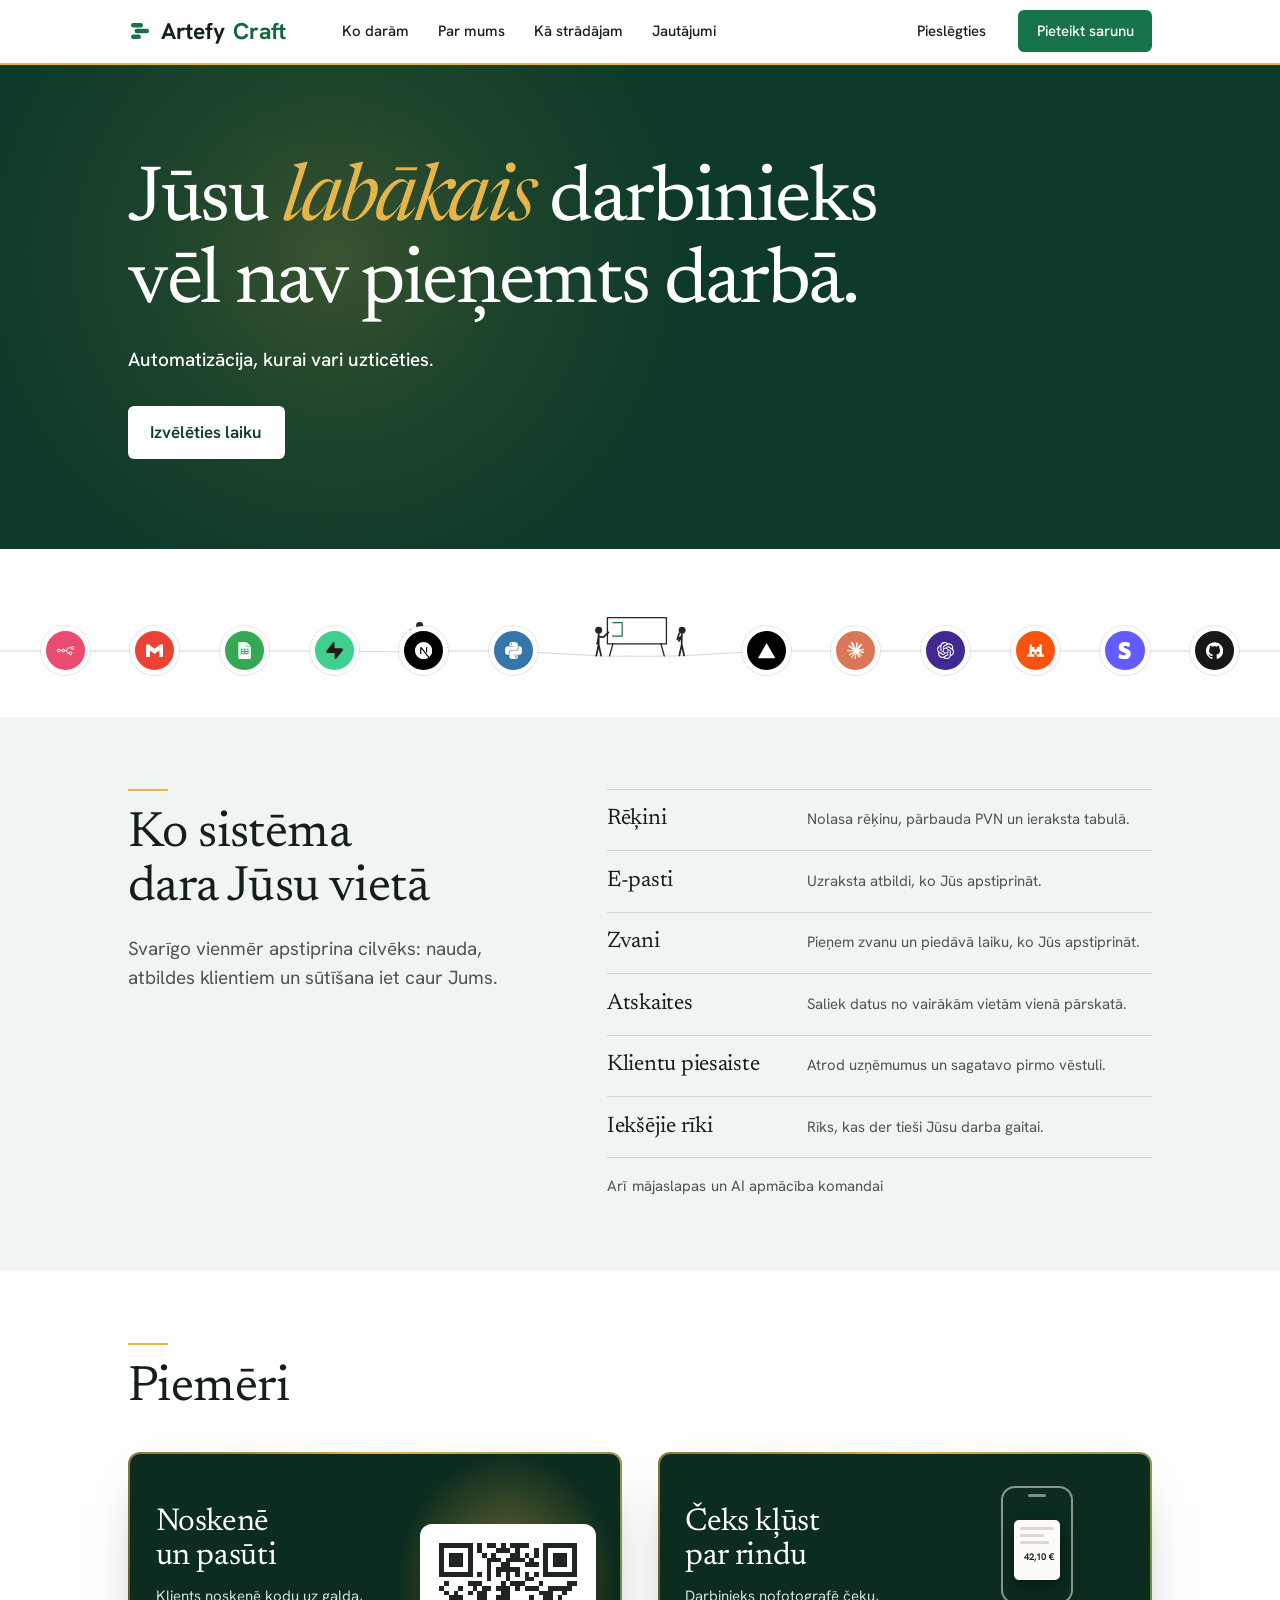
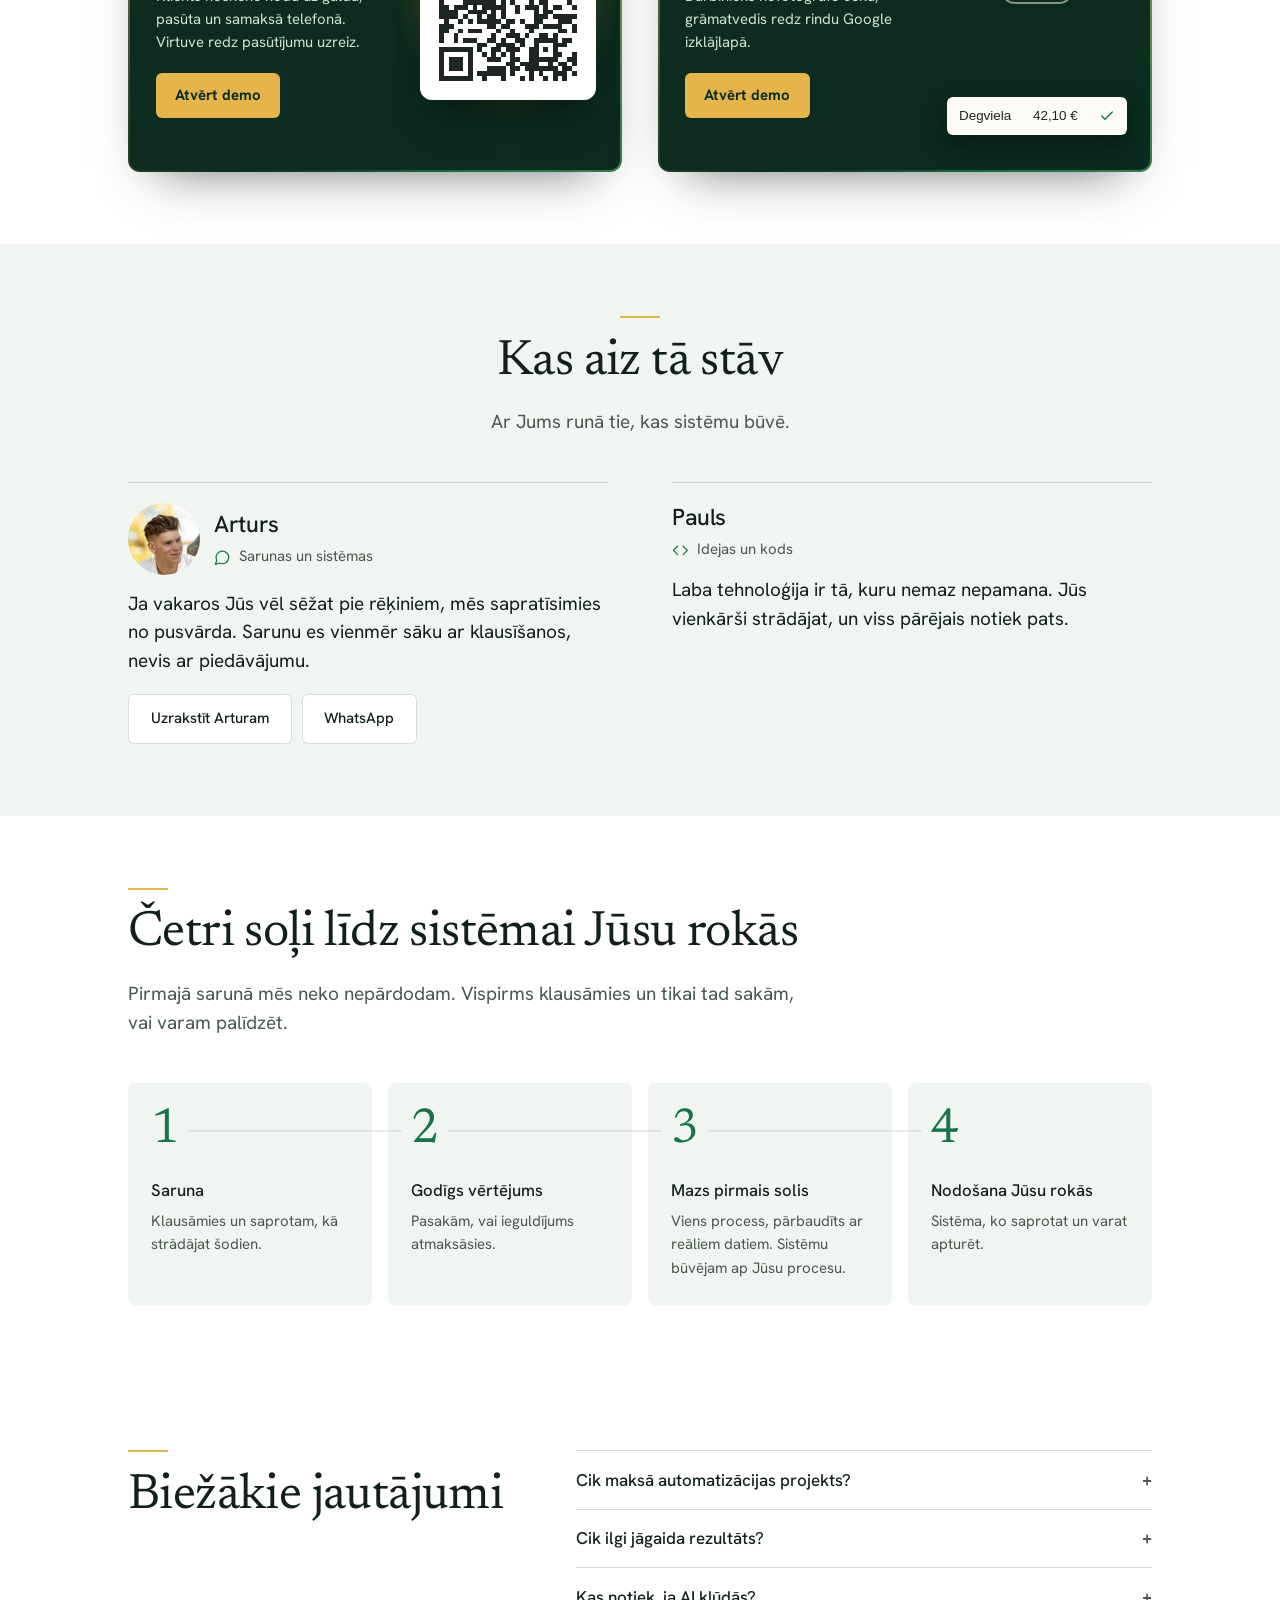
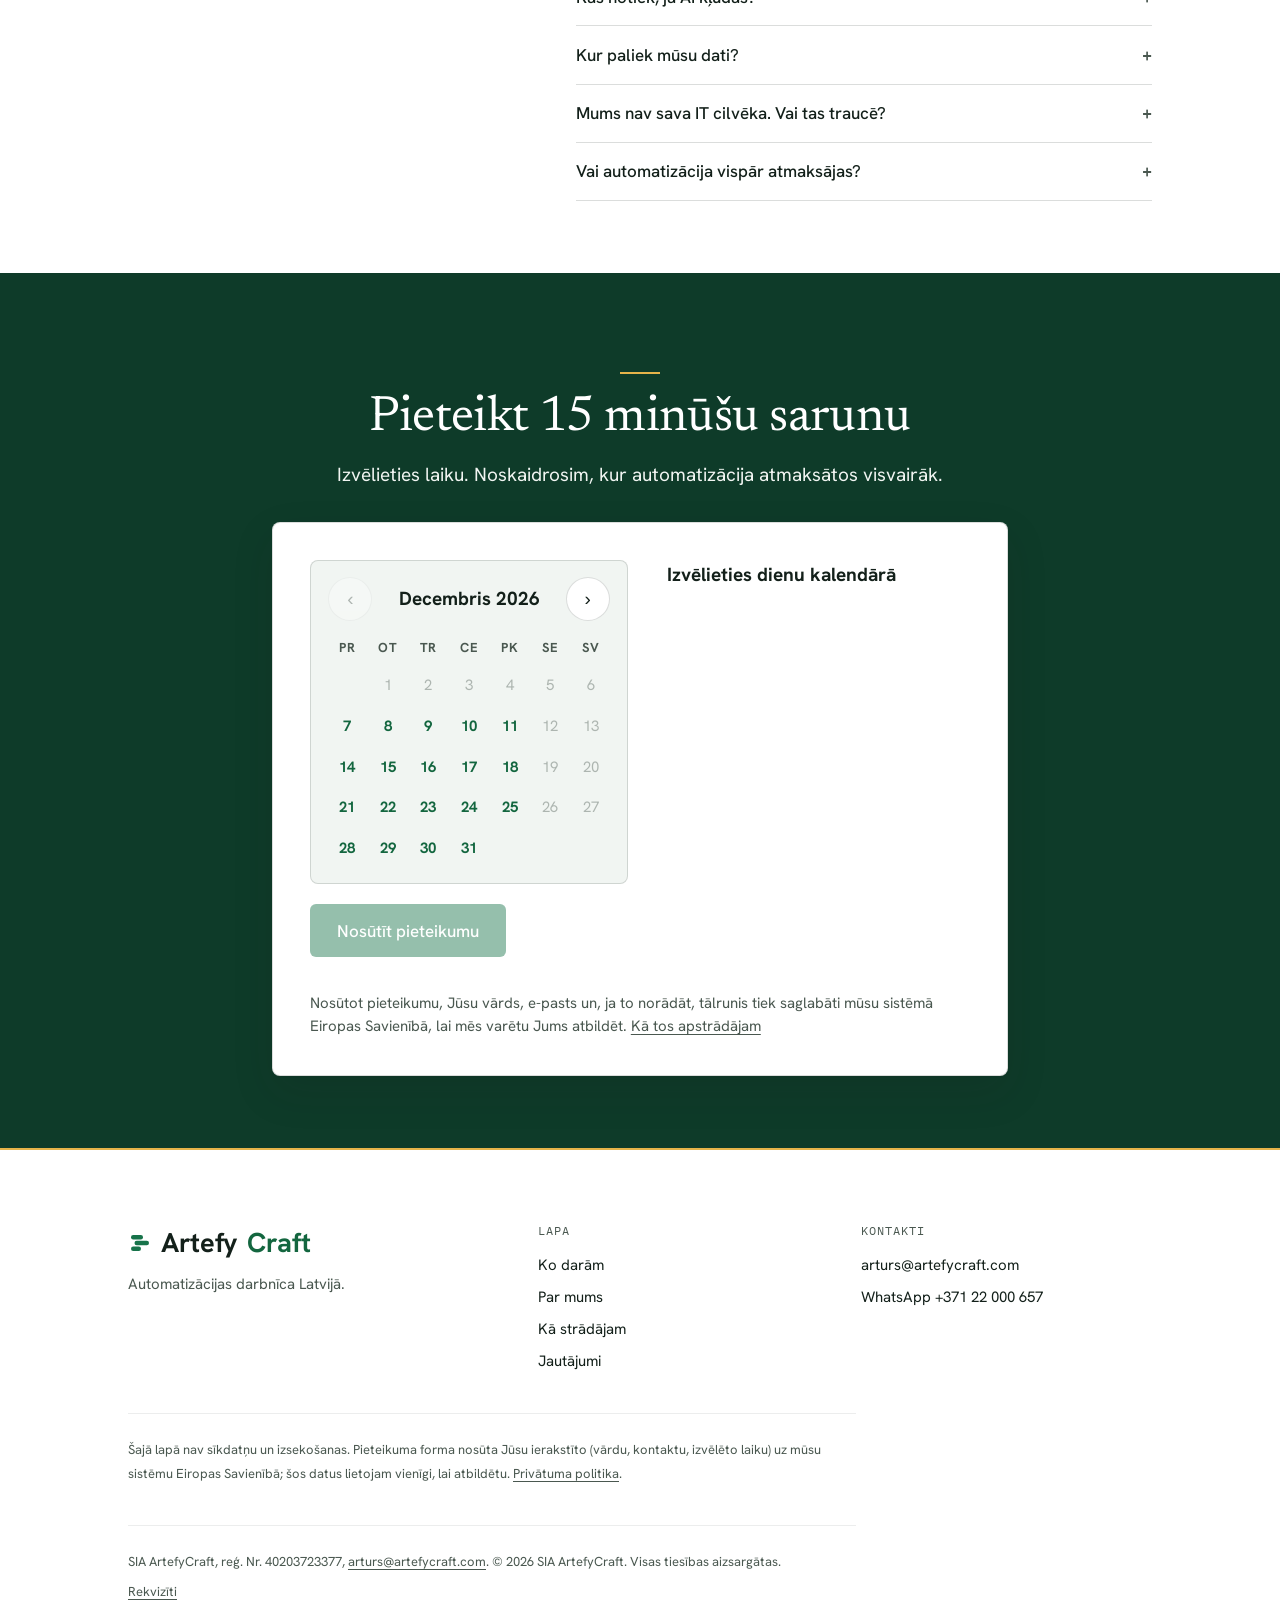
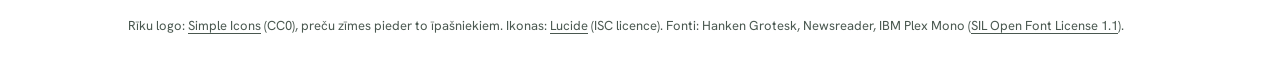
<file: index.html>
<!DOCTYPE html>
<html lang="lv">
<head>
<meta charset="utf-8">
<meta http-equiv="Content-Security-Policy" content="default-src 'none'; script-src 'sha256-b19RryGZ+yaGGSZK6sji0mhTj8WR85nh6gdhPHZwMCQ=' 'sha256-q+XBrzQp83641Kef230zU+oPtJMg2BadbfOfHyuU1vQ=' 'sha256-H9xbKPs+6GqctsWBT7fHJi2YNaZ1xFNQmWUExeQFsFk=' 'sha256-HbOfpXusccifRSdH68o9YBhZXxMxSIZ6NOgyAUP1u60=' 'sha256-68i1hFqVGXsiWcCqh1KABjrrbbwVIcE2ZoFZve8rd5k='; style-src 'unsafe-inline'; img-src 'self' data:; font-src 'self'; connect-src https://zcbwdbcfalwhapwgzswj.supabase.co; form-action 'none'; base-uri 'none'; object-src 'none'; upgrade-insecure-requests">
<meta name="referrer" content="strict-origin-when-cross-origin">
<meta name="viewport" content="width=device-width, initial-scale=1">
<link rel="preload" href="fonti/hanken-grotesk-768af2923e.woff2" as="font" type="font/woff2" crossorigin>
<link rel="preload" href="fonti/hanken-grotesk-e9201eddf1.woff2" as="font" type="font/woff2" crossorigin>
<link rel="preload" href="fonti/newsreader-252f00e568.woff2" as="font" type="font/woff2" crossorigin>
<link rel="preload" href="fonti/newsreader-b60ed8e995.woff2" as="font" type="font/woff2" crossorigin>
<link rel="preload" href="fonti/newsreader-c780883820.woff2" as="font" type="font/woff2" crossorigin>
<title>ArtefyCraft: biznesa procesu automatizācija un AI Latvijā</title>
<meta name="description" content="Biznesa procesu automatizācija un AI risinājumi uzņēmumiem Latvijā: rēķini, e-pasti, zvani un iekšējās sistēmas pēc Jūsu procesa.">
<meta property="og:title" content="ArtefyCraft: biznesa procesu automatizācija un AI Latvijā">
<meta property="og:description" content="Biznesa procesu automatizācija un AI risinājumi uzņēmumiem Latvijā: rēķini, e-pasti, zvani un iekšējās sistēmas pēc Jūsu procesa.">
<meta property="og:type" content="website">
<meta name="color-scheme" content="light">
<meta name="theme-color" content="#FFFFFF">
<link rel="icon" type="image/svg+xml" href="/favicon.svg">
<link rel="icon" type="image/png" sizes="48x48" href="/icon-48.png">
<link rel="icon" type="image/png" sizes="32x32" href="/icon-32.png">
<link rel="apple-touch-icon" href="/icon-180.png">
<script type="application/ld+json">
{"@context":"https://schema.org","@type":"Organization","name":"ArtefyCraft","legalName":"SIA ArtefyCraft","url":"https://artefycraft.com","logo":"https://artefycraft.com/icon-180.png","email":"arturs@artefycraft.com","description":"Biznesa procesu automatizācija, AI risinājumi un mājaslapu izstrāde uzņēmumiem Latvijā.","areaServed":"LV","knowsAbout":["biznesa procesu automatizācija","mākslīgais intelekts","AI aģenti","čatboti","mājaslapu izstrāde"]}
</script>
<style>
/* Minimāls reset (artefakta vidē to dod apvalks) */
html{box-sizing:border-box}
img,svg{max-width:100%}



/* Hanken Grotesk latin-ext */
@font-face {
  font-family: 'Hanken Grotesk';
  font-style: normal;
  font-weight: 300 800;
  font-display: swap;
  src: url(fonti/hanken-grotesk-768af2923e.woff2) format('woff2');
  unicode-range: U+0100-02BA, U+02BD-02C5, U+02C7-02CC, U+02CE-02D7, U+02DD-02FF, U+0304, U+0308, U+0329, U+1D00-1DBF, U+1E00-1E9F, U+1EF2-1EFF, U+2020, U+20A0-20AB, U+20AD-20C0, U+2113, U+2C60-2C7F, U+A720-A7FF;
}
/* Hanken Grotesk latin */
@font-face {
  font-family: 'Hanken Grotesk';
  font-style: normal;
  font-weight: 300 800;
  font-display: swap;
  src: url(fonti/hanken-grotesk-e9201eddf1.woff2) format('woff2');
  unicode-range: U+0000-00FF, U+0131, U+0152-0153, U+02BB-02BC, U+02C6, U+02DA, U+02DC, U+0304, U+0308, U+0329, U+2000-206F, U+20AC, U+2122, U+2191, U+2193, U+2212, U+2215, U+FEFF, U+FFFD;
}
/* IBM Plex Mono latin-ext */
@font-face {
  font-family: 'IBM Plex Mono';
  font-style: normal;
  font-weight: 400;
  font-display: swap;
  src: url(fonti/ibm-plex-mono-6bc0f226a5.woff2) format('woff2');
  unicode-range: U+0100-02BA, U+02BD-02C5, U+02C7-02CC, U+02CE-02D7, U+02DD-02FF, U+0304, U+0308, U+0329, U+1D00-1DBF, U+1E00-1E9F, U+1EF2-1EFF, U+2020, U+20A0-20AB, U+20AD-20C0, U+2113, U+2C60-2C7F, U+A720-A7FF;
}
/* IBM Plex Mono latin */
@font-face {
  font-family: 'IBM Plex Mono';
  font-style: normal;
  font-weight: 400;
  font-display: swap;
  src: url(fonti/ibm-plex-mono-08949f728d.woff2) format('woff2');
  unicode-range: U+0000-00FF, U+0131, U+0152-0153, U+02BB-02BC, U+02C6, U+02DA, U+02DC, U+0304, U+0308, U+0329, U+2000-206F, U+20AC, U+2122, U+2191, U+2193, U+2212, U+2215, U+FEFF, U+FFFD;
}
/* IBM Plex Mono latin-ext */
@font-face {
  font-family: 'IBM Plex Mono';
  font-style: normal;
  font-weight: 500;
  font-display: swap;
  src: url(fonti/ibm-plex-mono-6bb06407c9.woff2) format('woff2');
  unicode-range: U+0100-02BA, U+02BD-02C5, U+02C7-02CC, U+02CE-02D7, U+02DD-02FF, U+0304, U+0308, U+0329, U+1D00-1DBF, U+1E00-1E9F, U+1EF2-1EFF, U+2020, U+20A0-20AB, U+20AD-20C0, U+2113, U+2C60-2C7F, U+A720-A7FF;
}
/* IBM Plex Mono latin */
@font-face {
  font-family: 'IBM Plex Mono';
  font-style: normal;
  font-weight: 500;
  font-display: swap;
  src: url(fonti/ibm-plex-mono-01d2854474.woff2) format('woff2');
  unicode-range: U+0000-00FF, U+0131, U+0152-0153, U+02BB-02BC, U+02C6, U+02DA, U+02DC, U+0304, U+0308, U+0329, U+2000-206F, U+20AC, U+2122, U+2191, U+2193, U+2212, U+2215, U+FEFF, U+FFFD;
}
@font-face{font-family:"Newsreader";font-style:normal;font-weight:400;font-display:swap;src:url(fonti/newsreader-252f00e568.woff2) format("woff2");unicode-range:U+0000-00FF,U+0131,U+0152-0153,U+02BB-02BC,U+02C6,U+02DA,U+02DC,U+2000-206F,U+20AC,U+2122}
@font-face{font-family:"Newsreader";font-style:normal;font-weight:400;font-display:swap;src:url(fonti/newsreader-b60ed8e995.woff2) format("woff2");unicode-range:U+0100-02BA,U+02BD-02C5,U+02C7-02CC,U+02CE-02D7,U+02DD-02FF,U+1E00-1EFF,U+20A0-20AB,U+20AD-20C0}
@font-face{font-family:"Newsreader";font-style:italic;font-weight:400;font-display:swap;src:url(fonti/newsreader-c780883820.woff2) format("woff2");unicode-range:U+61,U+62,U+63,U+64,U+65,U+66,U+67,U+68,U+69,U+6A,U+6B,U+6C,U+6D,U+6E,U+6F,U+70,U+72,U+73,U+74,U+75,U+76,U+7A,U+101,U+10D,U+113,U+123,U+12B,U+137,U+13C,U+146,U+161,U+16B,U+17E}



:root{
  interpolate-size:allow-keywords;
  --paper:#FAF9F7;
  --raised:#FFFFFF;
  --recessed:#F1EFEB;
  --ink:#17151C;
  --muted:#56525C;
  --hair:rgba(23,21,28,.13);
  --hair-soft:rgba(23,21,28,.07);
  --accent:#3A4A3E;
  --accent-strong:#3A4A3E;
  --accent-text:#3A4A3E;
  --on-accent:#FFFFFF;
  --ease:cubic-bezier(.16,1,.3,1);
  --ease-strong:var(--ease);
  --dur-fast:150ms;--dur:220ms;--dur-slow:300ms;
  --tint:rgba(74,93,78,.08);
  --band:#17151C;
  --band-raised:rgba(255,255,255,.055);
  --band-ink:#FFFFFF;
  --band-muted:#CBC6D3;
  --band-hair:rgba(245,239,231,.14);
  --ok-fg:#17573F;--ok-bg:#DDF0E5;
  --warn-fg:#7F4A16;--warn-bg:#FDEBC8;
  --shadow:none;
  --gblend:normal;--gop:0;
  --r:6px;--r-lg:8px;--r-sm:4px;--r-btn:6px;

  --serif:"Hanken Grotesk","Segoe UI",Arial,sans-serif;
  --sans:"Hanken Grotesk","Segoe UI",Arial,sans-serif;
  --mono:"IBM Plex Mono",ui-monospace,"Cascadia Code",Consolas,monospace;

  --w:1040px;
  --pad:clamp(1.25rem,5vw,4rem);
  --sect:clamp(3.75rem,9vh,5.5rem);
  --split-wide:minmax(0,1.5fr) minmax(0,1fr);
  --split-text:minmax(0,.8fr) minmax(0,1.2fr);

  
  --fs-display:clamp(2rem,1.1rem + 3.6vw,3.5rem);
  --fs-h2:clamp(1.6rem,1.1rem + 2vw,2.25rem);
  --fs-h3:clamp(1.2rem,1rem + .6vw,1.5rem);
  --fs-lead:clamp(1.1875rem,1rem + .5vw,1.4rem);
  --fs-body:1.1875rem;
  --fs-small:1rem;
  --fs-label:.875rem;
}


*,*::before,*::after{box-sizing:border-box}
html{scroll-padding-top:5.5rem;-webkit-text-size-adjust:100%}
@media (prefers-reduced-motion:no-preference){html{scroll-behavior:smooth}}
body{
  margin:0;background:var(--paper);color:var(--ink);
  font-family:var(--sans);font-size:var(--fs-body);line-height:1.6;
  font-optical-sizing:auto
}

.grain{display:none;
  position:fixed;inset:0;z-index:60;pointer-events:none;
  mix-blend-mode:var(--gblend);opacity:var(--gop);
  background-image:url("data:image/svg+xml,%3Csvg xmlns='http://www.w3.org/2000/svg' width='240' height='240'%3E%3Cfilter id='n'%3E%3CfeTurbulence type='fractalNoise' baseFrequency='0.9' numOctaves='2' stitchTiles='stitch'/%3E%3C/filter%3E%3Crect width='240' height='240' filter='url(%23n)' opacity='0.6'/%3E%3C/svg%3E");
}

::selection{background:var(--accent);color:var(--on-accent)}
a{color:var(--accent-text);text-decoration-thickness:1px;text-underline-offset:3px}
a:focus-visible,button:focus-visible,summary:focus-visible,input:focus-visible,[contenteditable]:focus-visible{
  outline:3px solid var(--accent);outline-offset:3px;border-radius:6px;
}
.skip{
  position:absolute;left:-999px;top:0;z-index:200;
  background:var(--ink);color:var(--paper);
  padding:.7rem 1.2rem;font-family:var(--mono);font-size:var(--fs-label);
}
.skip:focus{left:0}
.wrap{max-width:var(--w);margin:0 auto;padding-inline:var(--pad)}


h1,h2,h3{
  font-family:var(--serif);font-weight:700;
  letter-spacing:-.008em;line-height:1.16;margin:0;text-wrap:balance;
}
h1{font-size:var(--fs-display);line-height:1.12;font-weight:700;letter-spacing:-.015em}
h2{font-size:var(--fs-h2);letter-spacing:-.012em}
h3{font-size:var(--fs-h3);line-height:1.24}
p{margin:0}
.em{
  font-style:normal;font-weight:inherit;color:inherit;letter-spacing:inherit;
}
.lead{
  font-size:var(--fs-lead);line-height:1.58;
  color:var(--muted);max-width:36em;font-weight:400;
}
.mono{
  font-family:var(--mono);font-size:var(--fs-label);font-weight:500;
  letter-spacing:.13em;text-transform:uppercase;color:var(--muted);
}
.sect{padding-block:var(--sect)}
.sect-head{margin-bottom:clamp(2rem,5vh,3.2rem)}
.sect-head h2{position:relative;padding-bottom:.6rem}
.sect-head h2::after{display:none;
  content:"";position:absolute;left:0;bottom:0;height:4px;width:3.4rem;border-radius:2px;
  background:var(--accent);
  transform:scaleX(0);transform-origin:left;
  transition:transform var(--dur-slow) var(--ease);
}
html:not(.io) .sect-head h2::after,.sect-head.rv.in h2::after{transform:scaleX(1)}
.sect-head h2{max-width:16em}
.sect-head .lead{margin-top:1.05rem}


.nav{
  position:fixed;top:0;left:0;right:0;z-index:100;
  border-bottom:1px solid transparent;
  transition:border-color .25s var(--ease);
  background:var(--paper);
}
.nav.scrolled{border-bottom-color:var(--hair)}
.nav-in{
  max-width:var(--w);margin:0 auto;padding:.65rem var(--pad);
  display:flex;align-items:center;gap:1.3rem;
}
.brand{
  font-family:var(--serif);font-size:clamp(1.22rem,2.2vw,1.42rem);font-weight:700;letter-spacing:-.01em;
  color:var(--ink);text-decoration:none;margin-right:auto;line-height:1.2;
  display:inline-flex;align-items:center;gap:.55rem;
}
.brand .mark,.foot-brand .mark{width:24px;height:24px;flex:none}
.brand i{font-style:normal;font-weight:700;color:var(--accent-text)}


.btn{
  display:inline-flex;align-items:center;justify-content:center;gap:.65rem;
  background:var(--accent);color:var(--on-accent);
  font-family:var(--sans);font-weight:700;font-size:var(--fs-body);
  padding:.95rem 1.7rem;text-decoration:none;border:none;min-height:52px;
  border-radius:var(--r-btn);cursor:pointer;
  transition:filter .18s var(--ease),transform .18s var(--ease);
}
@media (hover:hover) and (pointer:fine){
  .btn:hover{filter:brightness(.93);transform:translateY(-1px)}
  .btn:hover .arr{transform:translateX(4px)}
}
.btn[disabled],.btn[aria-disabled="true"]{opacity:.45;cursor:not-allowed;transform:none}
.btn .arr{transition:transform .18s var(--ease);font-family:var(--mono)}
.btn-nav{min-height:44px;padding:.55rem 1.2rem;font-size:var(--fs-small)}
@media (max-width:600px){.btn-nav{display:none}}
.btn2{
  display:inline-flex;align-items:center;justify-content:center;gap:.5rem;
  background:transparent;color:var(--ink);border:2px solid var(--ink);
  font-family:var(--sans);font-weight:700;font-size:var(--fs-small);
  padding:.9rem 1.6rem;text-decoration:none;min-height:52px;cursor:pointer;
  border-radius:var(--r-btn);background:var(--raised);
  transition:border-color .18s var(--ease),color .18s var(--ease);
}
@media (hover:hover) and (pointer:fine){
  .btn2:hover{border-color:var(--accent);color:var(--accent-text)}
}
.btn2[aria-pressed="true"]{background:var(--accent);border-color:var(--accent);color:var(--on-accent)}
.mail-alt{
  font-family:var(--mono);font-size:var(--fs-label);letter-spacing:.05em;
  color:var(--muted);
  text-decoration:underline;text-underline-offset:5px;
  text-decoration-color:var(--hair);text-decoration-thickness:1px;
  display:inline-flex;align-items:center;min-height:44px;
  transition:color .18s var(--ease),text-decoration-color .18s var(--ease);
}
.mail-alt:hover{color:var(--accent-text);text-decoration-color:var(--accent)}


.hero{
  padding-top:clamp(7.5rem,16vh,10.5rem);
  padding-bottom:clamp(3.5rem,8vh,5.5rem);
  position:relative;overflow:hidden;
}
.byline{margin-top:1.15rem;font-size:var(--fs-small);color:var(--muted);display:flex;gap:.55rem;align-items:center}
.byline .dot-o{width:.5rem;height:.5rem;border-radius:50%;background:var(--accent);flex:none}
.hero-grid{display:grid;grid-template-columns:1.05fr .9fr;gap:clamp(2rem,4vw,4rem);align-items:center}
@media (max-width:1000px){.hero-grid{grid-template-columns:1fr}}
.photo-card{position:relative;max-width:34rem}
@media (max-width:1000px){.photo-card{margin-top:.5rem}}
.hero-demo{
  background:var(--raised);border:1px solid var(--hair);border-radius:6px;
  box-shadow:var(--shadow);padding:1.35rem;display:grid;gap:.75rem;
}
.hd-tag{font-family:var(--mono);font-size:.66rem;letter-spacing:.08em;text-transform:uppercase;color:var(--muted)}
.hd-paper{
  position:relative;background:#FFFFFF;border:1px solid var(--hair);border-radius:6px;
  padding:2.3rem 1.1rem 1.15rem;overflow:hidden;display:grid;gap:.6rem;
}
.hd-paper .hd-tag{position:absolute;top:.75rem;left:1.1rem}
.hd-l{display:block;height:.52rem;border-radius:6px;background:#EDEBE8}
.hd-l.w70{width:70%}.hd-l.w50{width:50%}.hd-l.w62{width:62%}.hd-l.w40{width:40%}.hd-l.w55{width:55%}
.hd-l.hl1{animation:hdHl1 9s ease-out infinite}
.hd-l.hl2{animation:hdHl2 9s ease-out infinite}
.hd-l.hl3{animation:hdHl3 9s ease-out infinite}
.hd-beam{
  position:absolute;left:0;right:0;top:-14%;height:10%;pointer-events:none;opacity:0;
  background:linear-gradient(rgba(74,93,78,.16),transparent);border-top:2px solid var(--accent);
  animation:hdBeam 9s cubic-bezier(.4,0,.6,1) infinite;
}
.hd-flow{display:flex;justify-content:center;gap:.55rem}
.hd-flow span{width:.45rem;height:.45rem;border-radius:50%;background:var(--accent);opacity:.25}
.hd-flow span:nth-child(1){animation:hdDot1 9s infinite}
.hd-flow span:nth-child(2){animation:hdDot2 9s infinite}
.hd-flow span:nth-child(3){animation:hdDot3 9s infinite}
.hd-sheet{background:var(--paper);border:1px solid var(--hair);border-radius:6px;padding:.85rem 1.1rem 1rem;display:grid;gap:.5rem}
.hd-row{display:grid;grid-template-columns:1.1fr 1.4fr 1fr .8fr;gap:.5rem;align-items:center}
@media (max-width:400px){.hero-demo{padding:.75rem}.hd-sheet{padding:.7rem .7rem .8rem}.hd-row{gap:.35rem}}
.hd-row.hd-h b{font-family:var(--mono);font-weight:500;font-size:.62rem;letter-spacing:.06em;text-transform:uppercase;color:var(--muted)}
.hd-row em{font-style:normal;font-size:.86rem;font-variant-numeric:tabular-nums;white-space:nowrap}
.hd-row em.hc4{justify-self:start;background:var(--ok-bg);color:var(--ok-fg);font-weight:700;font-size:.72rem;border-radius:6px;padding:.14rem .6rem}
.hc1{animation:hdC1 9s ease-out infinite}
.hc2{animation:hdC2 9s ease-out infinite}
.hc3{animation:hdC3 9s ease-out infinite}
.hc4{animation:hdC4 9s var(--ease-strong) infinite}
@keyframes hdBeam{0%,8%{opacity:0;top:-14%}10%{opacity:1}22%{opacity:1;top:106%}24%,100%{opacity:0;top:106%}}
@keyframes hdHl1{0%,14%{background:#EDEBE8;box-shadow:none}18%,88%{background:#FFF1A6;box-shadow:0 0 0 2px rgba(74,93,78,.55)}96%,100%{background:#EDEBE8;box-shadow:none}}
@keyframes hdHl2{0%,18%{background:#EDEBE8;box-shadow:none}22%,88%{background:#FFF1A6;box-shadow:0 0 0 2px rgba(74,93,78,.55)}96%,100%{background:#EDEBE8;box-shadow:none}}
@keyframes hdHl3{0%,22%{background:#EDEBE8;box-shadow:none}26%,88%{background:#FFF1A6;box-shadow:0 0 0 2px rgba(74,93,78,.55)}96%,100%{background:#EDEBE8;box-shadow:none}}
@keyframes hdDot1{0%,26%{opacity:.25}30%,34%{opacity:1}38%,100%{opacity:.25}}
@keyframes hdDot2{0%,30%{opacity:.25}34%,38%{opacity:1}42%,100%{opacity:.25}}
@keyframes hdDot3{0%,34%{opacity:.25}38%,42%{opacity:1}46%,100%{opacity:.25}}
@keyframes hdC1{0%,38%{opacity:0;transform:translateY(5px)}42%,92%{opacity:1;transform:none}98%,100%{opacity:0}}
@keyframes hdC2{0%,42%{opacity:0;transform:translateY(5px)}46%,92%{opacity:1;transform:none}98%,100%{opacity:0}}
@keyframes hdC3{0%,46%{opacity:0;transform:translateY(5px)}50%,92%{opacity:1;transform:none}98%,100%{opacity:0}}
@keyframes hdC4{0%,50%{opacity:0;transform:scale(.6)}56%,92%{opacity:1;transform:scale(1)}98%,100%{opacity:0}}
@media (prefers-reduced-motion:reduce){
  .hero-demo *{animation:none !important}
  .hd-beam{opacity:0}
}
.float-chip{display:none !important;
  position:absolute;right:-.9rem;top:1.3rem;z-index:2;
  background:var(--raised);border:1px solid var(--hair);border-radius:6px;
  box-shadow:var(--shadow);padding:.8rem 1.05rem;
  display:flex;gap:.7rem;align-items:flex-start;max-width:16rem;
}
.float-chip .fc-dot{width:.6rem;height:.6rem;border-radius:50%;background:var(--accent);flex:none;margin-top:.35rem}
.float-chip b{display:block;font-size:var(--fs-small);font-weight:700}
.float-chip span{font-size:var(--fs-small);color:var(--muted)}
@media (max-width:760px){.float-chip{display:none}}
@media (prefers-reduced-motion:no-preference){
  .float-chip{animation:bob 7s ease-in-out infinite}
}
@keyframes bob{0%,100%{transform:translateY(0)}50%{transform:translateY(-8px)}}
.hero .wrap{position:relative}
.hero h1{max-width:13em;margin:0 0 1.5rem;padding-top:.08em}
.hl{display:block}
@media (prefers-reduced-motion:no-preference){
  html.io .hl{opacity:1;transform:none}
  html.io .hl:nth-child(2){animation-delay:.06s}
}
@keyframes rise{to{opacity:1;transform:none}}
.hero .lead{margin-bottom:2.2rem}
.hero-cta{display:flex;flex-wrap:wrap;align-items:center;gap:1.2rem}
.cta-note{margin-top:1.1rem;font-size:var(--fs-small);color:var(--muted);max-width:36em}


.bento{display:grid;gap:.8rem;grid-template-columns:var(--split-wide)}
.bento .cell:first-child{
  grid-row:span 2;display:flex;flex-direction:column;justify-content:flex-end;
  min-height:clamp(22rem,32vw,27rem);padding:clamp(1.8rem,3.4vw,2.8rem);
}
.bento .cell:first-child .cwm{width:clamp(7rem,12vw,10rem);height:clamp(7rem,12vw,10rem);top:clamp(1.4rem,2.6vw,2.2rem);right:clamp(1.4rem,2.6vw,2.2rem);opacity:.16}
.bento .cell:first-child h3{font-size:var(--fs-h2);margin-bottom:.8rem;max-width:12em}
.bento .cell:first-child p{font-size:var(--fs-lead);max-width:30em}
.more{
  display:grid;grid-template-columns:var(--split-text);gap:clamp(1rem,4vw,3.5rem);
  margin-top:clamp(2.5rem,6vh,4rem);
}
.more-list{list-style:none;margin:0;padding:0;display:grid}
.more-list li{
  display:grid;grid-template-columns:minmax(0,1fr);gap:.35rem 1rem;
  padding:clamp(1.1rem,2.4vh,1.5rem) 0;border-top:1px solid var(--hair);
}
.more-list li:last-child{border-bottom:1px solid var(--hair)}
.more-list .cnum,.bento .cnum{display:none}
.more-list h3{margin:0}
.more-list p{grid-column:1;color:var(--muted)}
@media (max-width:760px){
  .bento,.more{grid-template-columns:1fr}
  .bento .cell:first-child{grid-row:auto;min-height:0}
  .bento .cell:first-child h3{font-size:var(--fs-h3)}
  .bento .cell:first-child p{font-size:var(--fs-body)}
}
.cell{
  background:var(--raised);border:1px solid var(--hair);border-radius:var(--r);
  padding:clamp(1.5rem,3vw,2.1rem);position:relative;overflow:hidden;
  transition:box-shadow .2s var(--ease),transform .2s var(--ease);
}
.cell h3{margin:0 0 .55rem;position:relative}
.cell p{color:var(--muted);position:relative}
.cnum{
  display:block;font-family:var(--serif);font-style:normal;font-weight:700;
  font-size:var(--fs-h3);color:var(--accent-text);margin-bottom:.55rem;position:relative;
}
.cwm{
  position:absolute;top:1rem;right:1rem;width:5.6rem;height:5.6rem;
  fill:none;stroke:var(--accent);opacity:.12;stroke-width:1.4;
  stroke-linecap:round;stroke-linejoin:round;pointer-events:none;
}

.steps-wrap{display:grid;grid-template-columns:var(--split-text);gap:clamp(2rem,5vw,5rem);align-items:start}
.steps-wrap .sect-head{position:sticky;top:7rem;margin-bottom:0}
.steps{list-style:none;margin:0;padding:0;display:grid}
.step{
  display:grid;grid-template-columns:3.2rem minmax(0,1fr);gap:.4rem 1.2rem;
  padding:clamp(1.3rem,2.8vh,1.8rem) 0;border-top:1px solid var(--hair);
}
.step:last-child{border-bottom:1px solid var(--hair)}
@media (max-width:860px){
  .steps-wrap{grid-template-columns:1fr}
  .steps-wrap .sect-head{position:static}
}
.step .sn{
  font-family:var(--serif);font-weight:700;
  font-size:var(--fs-h3);line-height:1.1;color:var(--accent-text);display:block;grid-row:span 2;
}
.step h3{font-size:var(--fs-h3);margin:0}
.step p{color:var(--muted);font-size:var(--fs-body);grid-column:2;max-width:34em}

.why{display:grid;grid-template-columns:repeat(2,minmax(0,1fr));gap:0 clamp(1.5rem,5vw,4.5rem)}
@media (max-width:720px){.why{grid-template-columns:1fr}}
.why>div{border-top:1px solid var(--hair);padding:clamp(1.2rem,2.6vh,1.6rem) 0}
.why h3{margin-bottom:.5rem}
.why p{color:var(--muted)}
.band{
  color:var(--band-ink);position:relative;overflow:hidden;
  padding-block:var(--sect);
  margin-inline:0;
  margin-block:clamp(2.5rem,7vh,5rem);
  border-radius:0;
  background:var(--band);
  box-shadow:none;
}
.band::after{display:none;
  content:"";position:absolute;inset:0;pointer-events:none;z-index:0;
  background:url("data:image/svg+xml,%3Csvg xmlns='http://www.w3.org/2000/svg' width='140' height='140'%3E%3Cfilter id='n'%3E%3CfeTurbulence type='fractalNoise' baseFrequency='0.9' numOctaves='2' stitchTiles='stitch'/%3E%3CfeColorMatrix type='saturate' values='0'/%3E%3C/filter%3E%3Crect width='140' height='140' filter='url(%23n)'/%3E%3C/svg%3E") repeat;background-size:140px 140px;
  opacity:.06;mix-blend-mode:soft-light;
  -webkit-mask-image:linear-gradient(180deg,transparent 0,#000 4%,#000 96%,transparent 100%);
  mask-image:linear-gradient(180deg,transparent 0,#000 4%,#000 96%,transparent 100%);
}
.band .wrap{position:relative;z-index:1}
.band .sect-head h2{max-width:14em}
.band .why>div{border-color:var(--band-hair)}
.band .why h3{color:var(--band-ink)}
.band .why p{color:var(--band-muted)}


.tech{border-block:1px solid var(--hair);padding-block:1.4rem}
.tech-line{color:var(--muted);font-size:var(--fs-small);max-width:60em}
.tech-head{
  text-align:center;margin:0 0 1.15rem;
  font-family:var(--mono);font-size:var(--fs-label);font-weight:500;
  letter-spacing:.22em;text-transform:uppercase;color:var(--muted);
}
.marq-wrap{
  overflow:hidden;
  -webkit-mask-image:linear-gradient(90deg,transparent,#000 8%,#000 92%,transparent);
  mask-image:linear-gradient(90deg,transparent,#000 8%,#000 92%,transparent);
}
.marq{display:flex;gap:0;width:max-content}
.marq-row{display:flex;gap:3.4rem;align-items:center;padding-right:3.4rem}
.tlogo{width:30px;height:30px;display:block;opacity:.92}
@media (prefers-reduced-motion:no-preference){
  .marq{animation:slide 36s linear infinite;will-change:transform}
}
@keyframes slide{to{transform:translateX(-16.6667%)}}
@media (prefers-reduced-motion:reduce){.marq{width:auto;flex-wrap:wrap}.marq-row[aria-hidden]{display:none}}
.sr-only{position:absolute;width:1px;height:1px;overflow:hidden;clip-path:inset(50%);white-space:nowrap}


.xcards{display:grid;grid-template-columns:var(--split-wide);gap:.9rem}
.xcards .xcard:first-child{grid-row:span 2}
.xcards .xcard:first-child .xprev{height:auto;flex:1;min-height:clamp(150px,19vw,230px);gap:clamp(4.5rem,7vw,6.5rem)}
.xcards .xcard:first-child .xprev>*{transform:scale(2)}
.xcards .xcard:first-child p{font-size:var(--fs-lead);flex:none}
@media (max-width:900px){
  .xcards{grid-template-columns:1fr}
  .xcards .xcard:first-child{grid-row:auto}
  .xcards .xcard:first-child .xprev{height:96px;min-height:0;flex:none;gap:1.1rem}
  .xcards .xcard:first-child .xprev>*{transform:none}
  .xcards .xcard:first-child p{font-size:var(--fs-body)}
}
.xcard{
  background:var(--raised);border:1px solid var(--hair);border-radius:var(--r-lg);
  padding:clamp(1.5rem,3vw,2.1rem);display:flex;flex-direction:column;gap:.9rem;
  transition:box-shadow .2s var(--ease),border-color .2s var(--ease),transform .2s var(--ease);
}
.xcard .xcat{
  align-self:flex-start;display:inline-flex;align-items:center;gap:.55rem;
  font-family:var(--serif);font-style:normal;font-weight:700;
  font-size:var(--fs-body);color:var(--muted);
}
.xcard .xcat i{width:.5rem;height:.5rem;border-radius:50%;background:var(--accent);flex:none}
.xcard h3{font-size:var(--fs-h3)}
.xcard p{color:var(--muted);flex:1}
.xcard .btn2{align-self:flex-start;min-height:48px;padding:.7rem 1.5rem}
.roi{
  margin-top:clamp(2rem,4vh,3rem);
  display:grid;grid-template-columns:minmax(0,1.15fr) minmax(0,1fr);gap:clamp(1.5rem,3vw,3rem);
  background:var(--tint);border:1px solid rgba(74,93,78,.25);border-radius:var(--r-lg);
  padding:clamp(1.6rem,3.2vw,2.6rem);align-items:center;
}
@media (max-width:860px){.roi{grid-template-columns:1fr}}
.roi h3{margin-bottom:1rem}
.roi-l{display:block;font-size:var(--fs-small);color:var(--muted);margin-bottom:.5rem}
.roi-l b{color:var(--accent-text);font-variant-numeric:tabular-nums}
#roiRange{
  width:100%;margin:.2rem 0 1.1rem;accent-color:var(--accent);height:28px;cursor:pointer;
}
.roi-mins{display:inline-flex;gap:.4rem;margin-bottom:.4rem}
.roi-m{
  min-width:44px;min-height:44px;border-radius:6px;border:1px solid var(--hair);
  background:var(--raised);color:var(--ink);font-family:var(--sans);font-weight:700;font-size:var(--fs-small);
  cursor:pointer;transition:border-color .18s var(--ease),background-color .18s var(--ease),color .18s var(--ease),transform .16s var(--ease);
}
.roi-m:active{transform:scale(.94)}
.roi-m[aria-pressed="true"]{background:var(--accent);border-color:var(--accent);color:var(--on-accent)}
.roi-note{font-size:var(--fs-small);color:var(--muted);max-width:30em}
.roi-out{display:grid;gap:1.1rem;justify-items:start}
.roi-rows{margin:0;width:100%;display:grid;gap:.55rem}
.roi-rows .rr{
  display:flex;align-items:baseline;justify-content:space-between;gap:1rem;
  font-size:var(--fs-small);
}
.roi-rows dt{color:var(--muted)}
.roi-rows dd{margin:0;font-variant-numeric:tabular-nums;font-weight:700;white-space:nowrap}
.roi-rows .rr-save{
  border-top:1px solid rgba(74,93,78,.3);padding-top:.8rem;margin-top:.35rem;
}
.roi-rows .rr-save dt{color:var(--ink);font-weight:700}
.roi-rows .rr-save b{
  font-family:var(--serif);font-weight:700;font-size:var(--fs-h2);line-height:1;
  color:var(--accent-text);
  font-variant-numeric:tabular-nums;
}
.roi-rows .rr-save span{font-size:var(--fs-small);color:var(--muted);margin-left:.4rem}
.roi-year{font-size:var(--fs-small);color:var(--muted)}
.roi-year b{color:var(--accent-text);font-variant-numeric:tabular-nums}

.xprev{
  background:var(--recessed);border:1px solid var(--hair-soft);border-radius:6px;
  height:96px;display:flex;align-items:center;justify-content:center;gap:1.1rem;overflow:hidden;
}
.xpp{position:relative;width:52px;height:64px;background:#FFF;border:1px solid var(--hair);border-radius:6px;padding:12px 8px;display:grid;gap:6px;align-content:start;overflow:hidden}
.xpp i{display:block;height:5px;border-radius:3px;background:#EDEBE8}
.xpp i:nth-child(2){width:70%}
.xpp .xbeam{position:absolute;left:0;right:0;top:-16%;height:12%;border-top:2px solid var(--accent);background:linear-gradient(rgba(74,93,78,.16),transparent);opacity:0;animation:xbeam 5.5s cubic-bezier(.4,0,.6,1) infinite}
.xpt{display:grid;gap:5px}
.xpt b{width:64px;height:12px;border-radius:6px;background:#FFF;border:1px solid var(--hair)}
.xpt b:nth-child(1){animation:xcell 5.5s ease-out infinite}
.xpt b:nth-child(2){animation:xcell2 5.5s ease-out infinite}
.xpt b.xok{background:var(--ok-bg);border-color:transparent;animation:xcell3 5.5s var(--ease-strong) infinite}
@keyframes xbeam{0%,10%{opacity:0;top:-16%}14%{opacity:1}34%{opacity:1;top:104%}38%,100%{opacity:0;top:104%}}
@keyframes xcell{0%,38%{opacity:.25}44%,92%{opacity:1}98%,100%{opacity:.25}}
@keyframes xcell2{0%,46%{opacity:.25}52%,92%{opacity:1}98%,100%{opacity:.25}}
@keyframes xcell3{0%,54%{opacity:.25;transform:scale(.7)}60%,92%{opacity:1;transform:scale(1)}98%,100%{opacity:.25}}
.xdots{display:flex;gap:5px}
.xdots i{width:7px;height:7px;border-radius:50%;background:var(--accent);opacity:.3}
.xdots i:nth-child(1){animation:xd 1.3s ease-in-out infinite}
.xdots i:nth-child(2){animation:xd 1.3s ease-in-out .18s infinite}
.xdots i:nth-child(3){animation:xd 1.3s ease-in-out .36s infinite}
@keyframes xd{0%,100%{opacity:.3;transform:translateY(0)}40%{opacity:1;transform:translateY(-3px)}}
.xdraft{display:grid;gap:6px}
.xdraft i{display:block;height:6px;border-radius:3px;background:var(--tint)}
.xdraft .d1{animation:xdr1 5.5s var(--ease-strong) infinite}
.xdraft .d2{animation:xdr2 5.5s var(--ease-strong) infinite}
@keyframes xdr1{0%,20%{width:8px}55%,92%{width:88px}100%{width:8px}}
@keyframes xdr2{0%,35%{width:8px}70%,92%{width:64px}100%{width:8px}}
.xring{position:relative;width:34px;height:34px}
.xring i{position:absolute;inset:9px;border-radius:50%;background:var(--accent)}
.xring::before,.xring::after{content:"";position:absolute;inset:0;border-radius:50%;border:2px solid rgba(74,93,78,.45);animation:xring 2.6s ease-out infinite}
.xring::after{animation-delay:1.3s}
@keyframes xring{0%{transform:scale(.55);opacity:1}80%,100%{transform:scale(1.25);opacity:0}}
.xeq{display:flex;gap:3px;align-items:center;height:34px}
.xeq i{width:4px;height:100%;border-radius:2px;background:var(--accent);transform-origin:center}
.xeq i:nth-child(1){animation:xeq 1.1s ease-in-out infinite}
.xeq i:nth-child(2){animation:xeq 1.3s ease-in-out .12s infinite}
.xeq i:nth-child(3){animation:xeq .9s ease-in-out .24s infinite}
.xeq i:nth-child(4){animation:xeq 1.2s ease-in-out .06s infinite}
.xeq i:nth-child(5){animation:xeq 1s ease-in-out .3s infinite}
@keyframes xeq{0%,100%{transform:scaleY(.25)}50%{transform:scaleY(1)}}
@media (prefers-reduced-motion:reduce){.xprev *,.xprev::before,.xprev::after{animation:none !important}}


dialog.dlg{
  border:1px solid var(--hair);border-radius:var(--r-lg);
  background:var(--raised);color:var(--ink);padding:0;
  width:min(960px,94vw);
  box-shadow:0 8px 24px rgba(23,21,28,.16),0 34px 90px rgba(23,21,28,.3);
}
dialog.dlg::backdrop{background:rgba(8,6,12,.65)}
.dlg-head{
  display:flex;align-items:center;gap:1rem;justify-content:space-between;
  padding:1.15rem 1.4rem;border-bottom:1px solid var(--hair-soft);
}
.dlg-head h3{font-size:var(--fs-h3)}
.dlg-x{
  border:1px solid var(--hair);background:transparent;color:var(--ink);
  width:2.75rem;height:2.75rem;border-radius:50%;cursor:pointer;flex:none;
  font-size:var(--fs-body);line-height:1;
  transition:border-color .15s var(--ease);
}
.dlg-x:hover{border-color:var(--accent)}
.dlg-body{padding:1.3rem 1.4rem;overflow:auto;max-height:calc(88dvh - 9rem)}
.dlg-foot{
  padding:.8rem 1.4rem;border-top:1px solid var(--hair-soft);
  font-size:var(--fs-small);color:var(--muted);
}
.dlg-idea{
  background:var(--tint);border-radius:var(--r-sm);padding:.75rem 1rem;
  font-size:var(--fs-small);color:var(--ink);margin-bottom:1.2rem;
}
.dlg-idea b{font-weight:700}
.dlg-cta{
  margin:1.3rem 0 0;padding:1.2rem 1.4rem 1.35rem;border-top:1px solid var(--hair-soft);
  display:flex;align-items:center;justify-content:space-between;gap:1rem;flex-wrap:wrap;
}
.dlg-cta b{font-family:var(--serif);font-weight:700;font-size:var(--fs-lead)}
.payoff{
  margin:.9rem 0 0;font-family:var(--serif);font-style:normal;font-weight:700;
  color:var(--ok-fg);font-size:var(--fs-body);
}
.payoff[hidden]{display:none}
.pipe{list-style:none;margin:0 0 1.1rem;padding:0;display:flex;gap:.4rem;flex-wrap:wrap}
.pipe li{
  display:inline-flex;align-items:center;gap:.45rem;
  font-family:var(--mono);font-size:var(--fs-label);letter-spacing:.05em;text-transform:uppercase;
  color:var(--muted);border:1px solid var(--hair);border-radius:6px;padding:.35rem .85rem;
  transition:color .25s var(--ease),border-color .25s var(--ease),background-color .25s var(--ease);
}
.pipe li::before{content:"\25CB";font-family:var(--mono)}
.pipe li.on{color:var(--accent-text);border-color:var(--accent);background:var(--tint)}
.pipe li.on::before{content:"\25CF"}
.pipe li.done{color:var(--ok-fg);border-color:transparent;background:var(--ok-bg)}
.pipe li.done::before{content:"\2713"}
.dlg-tools{display:flex;gap:.55rem;flex-wrap:wrap;margin-bottom:1.1rem}
.dlg-tools .btn2{min-height:46px;padding:.5rem 1.15rem;font-size:var(--fs-small)}


.dgrid{display:grid;grid-template-columns:1fr 1fr;gap:1.1rem}
@media (max-width:860px){.dgrid{grid-template-columns:1fr}}
.paper-doc{
  background:#FFFFFF;color:#1A1918;border-radius:var(--r-sm);
  box-shadow:0 2px 6px rgba(0,0,0,.25),0 14px 34px rgba(0,0,0,.25);
  padding:1.2rem 1.3rem;position:relative;overflow:hidden;
  font-family:var(--sans);font-size:.82rem;line-height:1.55;
}
.paper-doc .ribbon{
  position:absolute;top:16px;right:-34px;transform:rotate(38deg);
  background:#FBF0CC;color:#7F4A16;font-family:var(--mono);font-weight:500;
  font-size:.6rem;letter-spacing:.08em;text-transform:uppercase;
  padding:.3rem 2.6rem;pointer-events:none;
}
.paper-doc .dh{font-weight:700;font-size:.95rem;margin-bottom:.5rem}
.paper-doc .req{color:#58544F;font-size:.76rem;line-height:1.6;padding-bottom:.6rem;border-bottom:1px solid #E6E2DD;margin-bottom:.6rem}
.paper-doc table{width:100%;border-collapse:collapse;margin:.5rem 0;font-variant-numeric:tabular-nums;color:#1A1918;font-size:inherit}
.paper-doc th{font-size:.68rem;text-transform:uppercase;letter-spacing:.05em;color:#58544F;border-bottom:1px solid #D5D1CB;text-align:left;padding:.32rem .35rem}
.paper-doc td{border-bottom:1px solid #EDEBE8;padding:.38rem .35rem}
.paper-doc td.num,.paper-doc th.num{text-align:right}
.paper-doc .totals{margin-left:auto;max-width:16rem;display:grid;gap:.22rem;margin-top:.6rem}
.paper-doc .totals div{display:flex;justify-content:space-between;gap:1rem}
.paper-doc .totals .grand{font-weight:700;border-top:1px solid #D5D1CB;padding-top:.3rem}
.paper-doc .fh{border-radius:6px;padding:0 .15rem;transition:background .25s var(--ease),box-shadow .25s var(--ease)}
.paper-doc .fh.lit{background:#FFF1A6;box-shadow:0 0 0 2px #3A4A3E}
.scanbeam{
  position:absolute;left:0;right:0;top:-10%;height:9%;pointer-events:none;opacity:0;
  background:linear-gradient(rgba(74,93,78,.18),transparent);
  border-top:3px solid #3A4A3E;
}
.playing .scanbeam{opacity:1;animation:beam 1.4s cubic-bezier(.4,0,.6,1) forwards}
@keyframes beam{from{top:-10%}to{top:105%}}

.vatcard{
  border-radius:var(--r-sm);padding:.85rem 1rem;margin-bottom:1rem;
  font-size:1rem;line-height:1.6;display:none;font-variant-numeric:tabular-nums;
}
.vatcard.on{display:block}
.vatcard.v-ok{background:var(--ok-bg);color:var(--ok-fg)}
.vatcard.v-warn{background:var(--warn-bg);color:var(--warn-fg)}
.vatcard b{font-weight:700}
.vatnote{margin-top:.3rem;font-size:.9rem}

.sheet{border:1px solid var(--hair);border-radius:var(--r-sm);overflow:hidden;background:var(--paper)}
.gridwrap{overflow-x:auto}
.grid{border-collapse:collapse;width:100%;min-width:430px;font-variant-numeric:tabular-nums}
.grid th{
  background:var(--recessed);font-family:var(--mono);font-weight:500;font-size:.68rem;
  color:var(--muted);border:1px solid var(--hair-soft);padding:.3rem .5rem;text-align:center;
}
.grid td{
  border:1px solid var(--hair-soft);padding:.5rem .6rem;
  font-size:.92rem;color:var(--ink);white-space:nowrap;
}
.grid td.hdr{font-weight:700;font-size:.78rem;letter-spacing:.06em;text-transform:uppercase;color:var(--muted)}
.grid tr.dim td{color:var(--muted);font-style:normal;font-size:.85rem}
.grid td.fill{animation:cellin .3s ease-out}
@keyframes cellin{from{background:var(--tint)}to{background:transparent}}
.grid .status{display:inline-block;border-radius:6px;padding:.16rem .7rem;font-size:.76rem;font-weight:700}
.grid .status.ok{background:var(--ok-bg);color:var(--ok-fg)}
.grid .status.warn{background:var(--warn-bg);color:var(--warn-fg)}


@media (max-width:600px){
  .dlg-body{padding:1rem .95rem}
  .paper-doc{padding:1rem .9rem;font-size:.78rem}
  .paper-doc .ribbon{display:none}
  .paper-doc table th:nth-child(3),.paper-doc table td:nth-child(3),
  .paper-doc table th:nth-child(4),.paper-doc table td:nth-child(4){display:none}
  .paper-doc .totals{max-width:none}
  .vatcard{font-size:.9rem}
  .grid{min-width:0}
  .grid thead{display:none}
  .grid th:first-child,.grid td:first-child{display:none}
  .grid th:nth-child(2),.grid td:nth-child(2){display:none}
  .grid td{white-space:normal;font-size:.85rem;padding:.4rem .45rem}
}


.bgrid{display:grid;grid-template-columns:.9fr 1.1fr;gap:1.1rem}
@media (max-width:860px){.bgrid{grid-template-columns:1fr}}
.mail-list{display:grid;gap:.6rem;margin-bottom:1rem}
.mailcard{
  text-align:left;border:1px solid var(--hair);border-radius:var(--r-sm);background:var(--paper);
  padding:.75rem .95rem;cursor:pointer;color:var(--ink);font-family:var(--sans);
  transition:border-color .15s var(--ease),background .15s var(--ease);min-height:44px;
}
.mailcard:hover{border-color:var(--accent)}
.mailcard[aria-pressed="true"]{border-color:var(--accent);background:var(--tint)}
.mailcard .mfrom{display:block;font-size:.86rem;font-weight:700}
.mailcard .msub{display:block;font-size:.92rem;margin-top:.15rem;color:var(--muted)}
.mail-read{
  border:1px solid var(--hair-soft);border-radius:var(--r-sm);background:var(--paper);
  padding:.95rem 1.1rem;font-size:.95rem;line-height:1.65;
}
.mail-read .rh{font-size:.8rem;color:var(--muted);margin-bottom:.55rem;line-height:1.7}
.badge{
  display:inline-block;border-radius:6px;padding:.3rem .95rem;font-size:.85rem;font-weight:700;
  background:var(--tint);color:var(--accent-text);
}
.draft-h{font-size:.8rem;font-weight:700;letter-spacing:.1em;text-transform:uppercase;color:var(--muted);margin:1rem 0 .4rem}
.draft{
  border:1px solid var(--hair);border-radius:var(--r-sm);background:var(--paper);
  padding:.95rem 1.1rem;font-size:.98rem;line-height:1.7;
  min-height:8rem;white-space:pre-wrap;
}
.draft[contenteditable="true"]{border-color:var(--accent)}
.draft .caret{display:inline-block;width:2px;height:1em;background:var(--accent-text);vertical-align:-.15em;animation:blink 1s steps(1) infinite;border-radius:2px}
@keyframes blink{50%{opacity:0}}
.draft .gap{
  background:var(--warn-bg);color:var(--warn-fg);border-radius:6px;
  padding:.05rem .45rem;cursor:pointer;font-weight:700;border:1px dashed var(--warn-fg);
  font-size:.92rem;font-family:inherit;
}
.gapnote{font-size:.88rem;color:var(--muted);margin-top:.5rem;display:none}
.gapnote.on{display:block}
.gapform{display:none;gap:.55rem;margin-top:.55rem;flex-wrap:wrap}
.gapform.on{display:flex}
.gapform input{
  flex:1;min-width:12rem;background:var(--paper);color:var(--ink);
  border:1px solid var(--hair);border-radius:var(--r-btn);padding:.55rem 1rem;
  font-family:var(--sans);font-size:.95rem;min-height:48px;
}
.b-actions{display:flex;gap:.6rem;flex-wrap:wrap;margin-top:.9rem;align-items:center}
.bstatus{font-size:.85rem;font-weight:700;border-radius:6px;padding:.4rem 1rem;background:var(--warn-bg);color:var(--warn-fg)}
.bstatus.done{background:var(--ok-bg);color:var(--ok-fg)}


.callwrap{max-width:34rem;margin:0 auto}
.callhead{
  display:flex;align-items:center;gap:.9rem;margin-bottom:1.1rem;
  background:var(--recessed);border-radius:6px;padding:.65rem 1.2rem;
}
.callhead .cdot{width:.7rem;height:.7rem;border-radius:50%;background:var(--ok-fg);flex:none;animation:pulse 1.6s ease-out infinite}
@keyframes pulse{0%{box-shadow:0 0 0 0 var(--ok-bg)}70%{box-shadow:0 0 0 9px transparent}100%{box-shadow:0 0 0 0 transparent}}
.callhead .ct{font-size:.95rem;font-weight:700}
.callhead .vwave{margin-left:auto;display:flex;gap:2.5px;align-items:center;height:15px}
.callhead .vwave i{width:3px;height:100%;border-radius:2px;background:var(--accent);transform:scaleY(.15);transform-origin:center}
.callhead .cs{font-family:var(--mono);font-size:.78rem;color:var(--muted);font-variant-numeric:tabular-nums}
.chat{display:flex;flex-direction:column;gap:.6rem;min-height:13rem}
.bub{
  max-width:86%;padding:.7rem 1rem;border-radius:6px;font-size:.98rem;line-height:1.55;
  opacity:0;transform:translateY(8px);transition:opacity .3s var(--ease),transform .3s var(--ease);
}
.bub.on{opacity:1;transform:none}
.bub.caller{background:var(--recessed);align-self:flex-start;border-bottom-left-radius:6px}
.bub.agent{background:var(--tint);color:var(--ink);align-self:flex-end;border-bottom-right-radius:6px}
.bub .who{display:block;font-size:.68rem;font-weight:700;letter-spacing:.12em;text-transform:uppercase;color:var(--muted);margin-bottom:.2rem}
.bub.agent .who{color:var(--accent-text)}
.tdots{align-self:flex-end;display:none;gap:.28rem;padding:.7rem 1rem;background:var(--tint);border-radius:6px;border-bottom-right-radius:6px;margin-top:.6rem}
.tdots.on{display:inline-flex}
.tdots i{width:.42rem;height:.42rem;border-radius:50%;background:var(--accent-text);animation:tb 1s ease-in-out infinite}
.tdots i:nth-child(2){animation-delay:.15s}
.tdots i:nth-child(3){animation-delay:.3s}
@keyframes tb{0%,100%{opacity:.3;transform:translateY(0)}50%{opacity:1;transform:translateY(-3px)}}
.callres{
  margin-top:1.1rem;border:1px solid var(--hair);border-radius:var(--r-sm);
  background:var(--paper);padding:1rem 1.15rem;display:none;
}
.callres.on{display:block}
.callres .cr-h{font-size:.78rem;font-weight:700;letter-spacing:.12em;text-transform:uppercase;color:var(--accent-text);margin-bottom:.45rem}
.callres .cr-b{font-size:.98rem;line-height:1.65}


.faq{max-width:47em}
.faq details{
  background:var(--raised);border:1px solid var(--hair);border-radius:var(--r);
  margin-bottom:.7rem;padding:0 1.2rem;
  transition:border-color .2s var(--ease);
}
.faq details[open]{border-color:var(--accent)}
.faq summary{
  cursor:pointer;list-style:none;display:flex;align-items:baseline;gap:1rem;
  padding:1.1rem 0;font-family:var(--serif);font-weight:700;
  font-size:var(--fs-lead);line-height:1.3;
  transition:color .18s var(--ease);
}
.faq summary::-webkit-details-marker{display:none}
.faq summary .plus{margin-left:auto;color:var(--muted);font-family:var(--mono);font-size:var(--fs-body);transition:transform .2s var(--ease)}
.faq details[open] summary .plus{transform:rotate(45deg)}
.faq summary:hover{color:var(--accent-text)}
.faq .a{padding:0 0 1.2rem;color:var(--muted);max-width:40em}
.faq details::details-content{
  opacity:0;block-size:0;overflow:hidden;
  transition:block-size .3s var(--ease),opacity .3s var(--ease),content-visibility .3s var(--ease) allow-discrete;
}
.faq details[open]::details-content{opacity:1;block-size:auto}

.about{max-width:64rem}
.about-grid{display:grid;grid-template-columns:1fr 1fr;gap:1rem;align-items:stretch}
@media (max-width:860px){.about-grid{grid-template-columns:1fr}}
.avatar.av-p{background:var(--ink)}
.about-card{
  display:flex;gap:1.5rem;align-items:flex-start;
  background:var(--raised);border:1px solid var(--hair);border-radius:var(--r-lg);
  box-shadow:var(--shadow);padding:clamp(1.5rem,3vw,2.2rem);
}
.avatar{
  width:64px;height:64px;border-radius:50%;flex:none;
  background:var(--accent);
  color:#FFF;font-family:var(--serif);font-weight:700;font-size:var(--fs-h3);font-style:normal;
  display:grid;place-items:center;
}
.about-name{display:block;font-family:var(--serif);font-size:var(--fs-h3);font-weight:700}
.about-role{display:block;font-family:var(--mono);font-size:var(--fs-label);letter-spacing:.08em;text-transform:uppercase;color:var(--muted);margin-top:.15rem}
.about-txt p{color:var(--muted);margin:.7rem 0 1.1rem;max-width:34em}
.about-acts{display:flex;gap:.6rem;flex-wrap:wrap}
.about-quote{
  font-family:var(--sans);font-style:normal;font-weight:400;
  font-size:var(--fs-body);line-height:1.65;color:var(--ink) !important;
  border-left:3px solid var(--accent);padding-left:.95rem;border-radius:2px;
}
@media (max-width:560px){.about-card{flex-direction:column}}


.book-sect{
  position:relative;
  padding-block:var(--sect);
  background:var(--recessed);
}
.book-sect .wrap{position:relative}
.book{
  overflow:hidden;
  border:1px solid var(--hair);background:var(--raised);border-radius:var(--r-lg);
  box-shadow:var(--shadow);padding:clamp(1.5rem,3vw,2.3rem);
  display:grid;gap:1.3rem;max-width:46rem;
}
.bk-q{
  font-family:var(--serif);font-weight:700;font-size:var(--fs-lead);
  display:block;margin-bottom:.75rem;
}
.bk-hint{font-size:var(--fs-small);color:var(--accent-text);font-weight:700}
.bk-ok[hidden]{display:none}
.bk-ok{
  background:var(--ok-bg);color:var(--ok-fg);border-radius:var(--r-sm);
  padding:1rem 1.2rem;display:grid;gap:.3rem;font-size:var(--fs-body);
}
.bk-ok a{color:inherit;font-weight:700}
.slot-row{display:flex;gap:.5rem;flex-wrap:wrap}
.cal-wrap{display:grid;grid-template-columns:minmax(0,1.05fr) minmax(0,1fr);gap:clamp(1.4rem,3vw,2.6rem);align-items:start}
@media (max-width:860px){.cal-wrap{grid-template-columns:1fr}}
.cal,.cal-side{min-width:0}
.cal{background:var(--recessed);border:1px solid var(--hair);border-radius:var(--r);padding:1rem 1.1rem}
.cal-head{display:flex;align-items:center;justify-content:space-between;margin-bottom:.7rem}
.cal-title{font-family:var(--serif);font-weight:700;font-size:var(--fs-lead);text-transform:capitalize}
.cal-nav{
  width:2.75rem;height:2.75rem;border-radius:50%;border:1px solid var(--hair);
  background:var(--raised);color:var(--ink);font-size:var(--fs-lead);line-height:1;cursor:pointer;
  transition:border-color .15s var(--ease);
}
.cal-nav:hover{border-color:var(--accent)}
.cal-nav[disabled]{opacity:.3;cursor:default}
.cal-grid{display:grid;grid-template-columns:repeat(7,1fr);gap:.2rem;justify-items:center}
.cal-grid .wd{
  font-size:var(--fs-label);font-weight:700;letter-spacing:.06em;text-transform:uppercase;
  color:var(--muted);padding:.35rem 0;
}
.cal-day{
  width:100%;max-width:2.9rem;aspect-ratio:1;height:auto;border-radius:50%;border:none;background:none;
  font-family:var(--sans);font-size:var(--fs-small);font-weight:700;color:var(--ink);
  cursor:pointer;font-variant-numeric:tabular-nums;position:relative;
  transition:background .15s var(--ease),color .15s var(--ease);
}
.cal-day{color:var(--accent-text);font-weight:700}
.cal-day:hover{background:var(--tint)}
.cal-day[aria-pressed="true"]{background:var(--accent);color:var(--on-accent)}
.cal-day[disabled]{color:var(--muted);opacity:.4;cursor:default;background:none;font-weight:400}
.cal-day.empty{visibility:hidden}
.cal-side{display:grid;gap:1rem}
.cal-date{font-family:var(--serif);font-weight:700;font-size:var(--fs-lead);min-height:1.5em}
.slots[hidden],.bk-fields[hidden],.bk-sum[hidden]{display:none}
.slots{display:grid;grid-template-columns:repeat(2,minmax(0,1fr));gap:.55rem}
@media (max-width:860px){.slots{grid-template-columns:repeat(2,minmax(0,1fr))}}
.slot{min-width:0}
.slot{
  font-family:var(--sans);font-size:var(--fs-body);font-weight:700;
  color:var(--ink);background:var(--paper);border:1px solid var(--hair);
  border-radius:var(--r-btn);padding:.7rem .5rem;cursor:pointer;min-height:48px;
  transition:color .15s var(--ease),border-color .15s var(--ease),background .15s var(--ease);
  font-variant-numeric:tabular-nums;text-align:center;
}
.slot:hover{border-color:var(--accent)}
.slot[aria-pressed="true"]{background:var(--accent);border-color:var(--accent);color:var(--on-accent)}
.slot:hover{border-color:var(--accent)}
.slot[aria-pressed="true"]{background:var(--accent);border-color:var(--accent);color:var(--on-accent)}
.bk-fields{display:grid;grid-template-columns:repeat(2,minmax(0,1fr));gap:.7rem}
@media (max-width:640px){.bk-fields{grid-template-columns:1fr}}
.bk-fields label{display:grid;gap:.35rem;font-size:var(--fs-small);color:var(--muted)}
.bk-fields .bk-full{grid-column:1/-1}
.bk-fields input{
  min-width:0;width:100%;
  background:var(--paper);color:var(--ink);border:1px solid var(--hair);border-radius:6px;
  padding:.65rem .9rem;font-family:var(--sans);font-size:var(--fs-body);min-height:48px;
}
.bk-sum{
  font-family:var(--serif);font-style:normal;font-weight:700;
  font-size:var(--fs-lead);color:var(--ink);
}
.bk-sum b{font-weight:700;color:var(--accent-text)}
.bk-disc{font-size:var(--fs-small);color:var(--muted)}
.bk-pp{margin-top:.9rem;font-size:var(--fs-small);color:var(--muted)}
.bk-err{margin-top:.9rem;font-weight:600}
.bk-err a{color:inherit;text-underline-offset:3px}
.bk-pp a,.privacy a{color:inherit;text-underline-offset:3px}
.vlegal{margin-top:.4rem}
/* the legal address under a closed fold */
.vreq{margin-top:.2rem;font-size:.8125rem;line-height:1.8;color:var(--muted)}
.vreq summary{display:inline-block;padding:.2rem 0;cursor:pointer;list-style:none;text-decoration:underline;text-underline-offset:3px}
.vreq summary::-webkit-details-marker{display:none}
.vreq summary:hover{color:var(--accent-text)}
.vreq p{max-width:56em}


footer{padding:3rem 0 6.5rem}
.foot-brand{
  font-family:var(--serif);font-size:clamp(1.4rem,2.6vw,1.7rem);font-weight:700;letter-spacing:-.01em;
  margin:0 0 1.4rem;color:var(--ink);
  display:inline-flex;align-items:center;gap:.55rem;
}
.foot-brand i{font-style:normal;font-weight:700;color:var(--accent-text)}
.privacy{margin-top:1.4rem;font-size:var(--fs-small);line-height:1.8;color:var(--muted);max-width:56em}


.mbar{
  position:fixed;left:0;right:0;bottom:0;z-index:90;
  padding:.6rem var(--pad) calc(.6rem + env(safe-area-inset-bottom));
  background:var(--paper);
  border-top:1px solid var(--hair);
  transform:translateY(110%);transition:transform .25s var(--ease);
}
.mbar.on{transform:translateY(0)}
.mbar .btn{width:100%}
@media (min-width:761px){.mbar{display:none}}
@media (max-width:760px){footer{padding-bottom:7.5rem}}


.burger{
  border:1px solid var(--hair);background:var(--raised);color:var(--ink);
  width:2.75rem;height:2.75rem;border-radius:6px;cursor:pointer;flex:none;
  display:none;align-items:center;justify-content:center;padding:0;
}
.burger svg{width:20px;height:20px}
.burger:hover{border-color:var(--accent)}

.mmenu[hidden]{display:none}
.mmenu{
  position:fixed;inset:0;z-index:150;background:var(--paper);
  display:flex;flex-direction:column;padding:1rem var(--pad) 2rem;
  overflow:auto;
}
.mmenu-head{display:flex;align-items:center;justify-content:space-between;margin-bottom:1.6rem}
.mmenu-head .burger{display:inline-flex}
.mmenu-title{font-family:var(--serif);font-weight:700;font-size:var(--fs-lead)}
.mmenu-list{display:flex;flex-direction:column;gap:.35rem}
.mmenu-list button{
  text-align:left;background:none;border:none;cursor:pointer;color:var(--ink);
  font-family:var(--serif);font-weight:700;font-size:var(--fs-h3);line-height:1.3;
  padding:.55rem .2rem;border-radius:6px;
}
.mmenu-list button[aria-current="true"]{color:var(--accent-text)}
html.paged [data-pg]{display:none}
html.paged [data-pg].pg-on{display:block}
html.paged section.tech[data-pg].pg-on{display:block}


@media (max-width:600px){
  dialog.dlg{
    width:100vw;max-width:100vw;
    margin:auto 0 0;
    border-radius:8px 8px 0 0;
    border-left:0;border-right:0;border-bottom:0;
    max-height:94dvh;
    transition:opacity .3s var(--ease),transform .3s var(--ease);
  }
  @starting-style{
    dialog.dlg[open]{opacity:1;transform:translateY(100%)}
  }
  .dlg-head{padding:1rem 1.05rem}
  .dlg-body{padding:1rem 1.05rem;max-height:calc(94dvh - 11rem)}
  .dlg-cta{padding:1rem 1.05rem calc(1.05rem + env(safe-area-inset-bottom))}
  .dlg-cta .btn{width:100%;justify-content:center}
  .dlg-cta b{font-size:var(--fs-lead)}
  .payoff{padding:.8rem 1.05rem 0}
  .dlg-tools{flex-wrap:nowrap;overflow-x:auto;-webkit-overflow-scrolling:touch;scroll-snap-type:x proximity;padding-bottom:.35rem;margin-inline:-.15rem;scrollbar-width:none}
  .dlg-tools::-webkit-scrollbar{display:none}
  .dlg-tools .btn2{flex:none;scroll-snap-align:start}
  .hero-cta .btn,.hero-cta .btn2{width:100%;justify-content:center}
  .dlg-cta,.b-actions{flex-wrap:wrap}
  .b-actions .btn,.b-actions .btn2{flex:1 1 auto;justify-content:center}
  .roi-out{justify-items:stretch}
  .roi-out .btn{width:100%;justify-content:center}
  .roi-rows .rr-save b{font-size:var(--fs-h2)}
  .about-mail{width:100%;justify-content:center}
  .faq details{background:transparent;border:0;border-radius:0;border-bottom:1px solid var(--hair);margin-bottom:0;padding:0}
  .faq details[open]{border-color:var(--hair);border-bottom-color:var(--accent)}
  .about-card{background:transparent;border:0;box-shadow:none;padding:0}
}

@media (prefers-reduced-transparency:reduce){
  .nav,.mbar{background:var(--paper);-webkit-backdrop-filter:none;backdrop-filter:none}
  dialog.dlg::backdrop{-webkit-backdrop-filter:none;backdrop-filter:none;background:rgba(8,6,12,.78)}
}
@media (prefers-contrast:more){
  .nav{background:var(--paper);border-bottom-color:var(--ink)}
}


.btn{transition:filter .18s var(--ease),transform .16s var(--ease)}
.btn:active:not([disabled]){transform:scale(.97)}
.btn2{transition:border-color .18s var(--ease),color .18s var(--ease),transform .16s var(--ease)}
.btn2:active{transform:scale(.97)}
.slot,.cal-day,.cal-nav,.dlg-x,.burger{
  transition:transform .16s var(--ease),border-color .18s var(--ease),background-color .18s var(--ease),color .18s var(--ease),box-shadow .18s var(--ease);
}
.slot:active,.cal-day:not([disabled]):active,.cal-nav:not([disabled]):active,.dlg-x:active,.burger:active{transform:scale(.94)}
.cal-day[aria-pressed="true"]{animation:selPop .3s var(--ease-strong)}
.slot[aria-pressed="true"]{animation:selPop .3s var(--ease-strong)}
@keyframes selPop{50%{transform:scale(1.1)}}

dialog.dlg{opacity:1;transform:scale(1);transition:opacity .22s var(--ease),transform .22s var(--ease)}
@starting-style{
  dialog.dlg[open]{opacity:0;transform:scale(.96) translateY(10px)}
}
dialog.dlg::backdrop{transition:opacity .25s var(--ease)}
@starting-style{
  dialog.dlg[open]::backdrop{opacity:0}
}


.rv{transition:opacity 240ms var(--ease),transform 240ms var(--ease)}
html.io .rv{opacity:1;transform:none}
html.io .rv.in{opacity:1;transform:none}
.rv.dl1{transition-delay:.04s}
.rv.dl2{transition-delay:.08s}
.rv.dl3{transition-delay:.12s}
.cell,.xcard{
  transition:opacity 240ms var(--ease),transform var(--dur) var(--ease),box-shadow var(--dur) var(--ease),border-color var(--dur) var(--ease),background-color var(--dur) var(--ease);
  will-change:transform;
}
@media (hover:hover) and (pointer:fine){
  .cell:hover,.xcard:hover{border-color:var(--ink)}
}

@media (prefers-reduced-motion:reduce){
  *,*::before,*::after{animation-duration:.01ms!important;animation-delay:0ms!important;animation-iteration-count:1!important;transition-duration:.01ms!important}
  html.io .rv{opacity:1;transform:none}
  html.io .hl{opacity:1;transform:none;animation:none}
  .callhead .cdot{animation:none}
  .tdots i{animation:none}
}


.cwm{display:none}
.bento .cell:first-child{justify-content:flex-start;min-height:0;align-self:start}
.link-btn{background:none;border:0;padding:0;margin-top:1.4rem;color:var(--accent-text);font:inherit;
  font-weight:700;text-decoration:underline;text-decoration-thickness:1px;text-underline-offset:3px;cursor:pointer;align-self:flex-start}
.link-btn:hover{text-decoration-thickness:2px}
.xcards{grid-template-columns:minmax(0,1fr);gap:0}
.xcards .xcard,.xcards .xcard:first-child{
  display:grid;grid-row:auto;grid-template-columns:minmax(0,1.15fr) minmax(0,.85fr);
  grid-template-areas:"cat prev" "h prev" "p prev" "btn prev";column-gap:clamp(1.5rem,4vw,3.5rem);row-gap:.6rem;
  align-content:start;background:transparent;border:0;border-top:1px solid var(--hair);padding:clamp(1.6rem,3vh,2.2rem) 0}
.xcards .xcard:last-child{border-bottom:1px solid var(--hair)}
.xcards .xcard .xprev,.xcards .xcard:first-child .xprev{grid-area:prev;align-self:start;height:150px;min-height:0;flex:none;gap:1.1rem}
.xcards .xcard:first-child .xprev>*{transform:none}
.xcards .xcard .xcat{grid-area:cat}.xcards .xcard h3{grid-area:h}
.xcards .xcard p,.xcards .xcard:first-child p{grid-area:p;font-size:var(--fs-body)}
.xcards .xcard .btn2{grid-area:btn;justify-self:start;margin-top:.4rem}
.roi{background:var(--recessed);border:0}
@media (max-width:760px){
  .xcards .xcard,.xcards .xcard:first-child{grid-template-columns:minmax(0,1fr);grid-template-areas:"prev" "cat" "h" "p" "btn"}
  .xcards .xcard .xprev,.xcards .xcard:first-child .xprev{height:110px;margin-bottom:.6rem}
}

.bento{grid-template-columns:repeat(2,minmax(0,1fr));gap:0 clamp(1.5rem,4vw,3.5rem)}
.bento .cell,.bento .cell:first-child{display:block;background:transparent;border:0;border-top:1px solid var(--hair);
  border-radius:0;padding:clamp(1.3rem,2.6vh,1.8rem) 0;min-height:0;grid-row:auto;align-self:stretch}
.bento .cell:first-child h3{font-size:var(--fs-h3);max-width:none}
.bento .cell:first-child p{font-size:var(--fs-body)}
@media (max-width:760px){.bento{grid-template-columns:minmax(0,1fr)}}


:root{
  --paper:#FFFFFF;--raised:#FFFFFF;--recessed:#F1F5F2;
  --ink:#13201A;--muted:#4A5850;--hair:rgba(19,32,26,.15);--hair-soft:rgba(19,32,26,.08);
  --accent:#17734A;--accent-strong:#0E3B29;--accent-text:#13663F;--on-accent:#FFFFFF;--tint:rgba(23,115,74,.08);--sun:#E5B44A;
  --r:8px;--r-lg:8px;--r-sm:6px;--r-btn:6px;
  --w:1152px;
  --fs-body:1.0625rem;--fs-small:.9375rem;--fs-lead:1.1875rem;--fs-label:.8125rem;
  --fs-display:clamp(2.5rem,1rem + 5vw,4.75rem);
  --fs-h2:clamp(2rem,1.2rem + 2.4vw,3.25rem);
  --fs-h3:clamp(1.25rem,1.05rem + .5vw,1.45rem);
  --v-sect:clamp(3.5rem,8vh,5.5rem);
  --v-lift:none;
  --v-card:none;
    }
body{background:var(--paper);color:var(--ink);font-size:var(--fs-body);line-height:1.55}
h1,h2,h3{font-weight:500;letter-spacing:-.02em}
h1,h2,.vpath b,.vmenu-t b,.vnum{font-family:"Newsreader",Georgia,"Times New Roman",serif;font-weight:400;letter-spacing:-.012em}

a,button,.btn,.vb2,.vpath-btn{transition:color .4s ease,background-color .4s ease,border-color .4s ease,filter .4s ease,transform .4s ease}
.sect{padding-block:var(--v-sect)}
.vnw{white-space:nowrap}
.vh2{font-size:var(--fs-h2);line-height:1.08;max-width:18em}
.vsub{margin-top:1.1rem;color:var(--muted);font-size:var(--fs-lead);max-width:36em}


.nav{background:var(--paper)}

.nav-in{max-width:var(--w);gap:2rem}
.brand{margin-right:0}
.nav-links{display:flex;gap:1.8rem;margin-right:auto;margin-left:1.5rem}
.nav-links a{color:var(--ink);text-decoration:none;font-size:var(--fs-small);font-weight:500}
.nav-links a:hover{color:var(--accent-text)}
@media (max-width:900px){.nav-links{display:none}.burger{display:inline-flex}.brand{margin-right:auto}}
.nav-login{color:var(--ink);text-decoration:none;font-size:var(--fs-small);font-weight:500;white-space:nowrap}
.nav-login:hover{color:var(--accent-text)}
@media (max-width:900px){.nav-login{display:none}}
@media (min-width:901px) and (max-width:1060px){.nav-in{gap:1.25rem}.nav-links{gap:1.2rem;margin-left:1rem}}
@media (max-width:600px){.btn-nav{display:inline-flex;padding:.45rem .95rem;font-size:.875rem;min-height:40px}.nav-in{gap:.7rem}}
.btn-nav{white-space:nowrap}
@media (max-width:400px){.btn-nav{padding:.45rem .8rem;font-size:.8125rem}.nav-in{gap:.5rem}}


.btn{border-radius:var(--r-btn);font-weight:500;box-shadow:none;background-image:none}
.btn-nav{min-height:42px;padding:.5rem 1.15rem}
.vb{font-size:var(--fs-small);padding:.8rem 1.4rem;min-height:48px}
.vb2{
  display:inline-flex;align-items:center;justify-content:center;min-height:48px;padding:.75rem 1.35rem;
  border-radius:var(--r-btn);border:1px solid var(--hair);background:var(--raised);color:var(--ink);
  font:inherit;font-size:var(--fs-small);font-weight:500;text-decoration:none;cursor:pointer;
  transition:color .4s ease,background-color .4s ease,border-color .4s ease,transform .16s ease;
}
.vb2:hover{border-color:var(--ink)}
.vb2:active{transform:scale(.97)}
.vb2.sm{min-height:40px;padding:.45rem 1rem;font-size:.875rem;margin-left:auto}


.vh{padding-top:clamp(7.5rem,17vh,10rem);padding-bottom:clamp(3rem,7vh,5rem);overflow:visible}
.vh-head{text-align:center;display:grid;justify-items:center}
.vh h1{font-size:var(--fs-display);line-height:1.04;letter-spacing:-.035em;max-width:none;margin:0 0 1.3rem;color:var(--ink)}
.vh-accent{color:var(--accent)}
@media (forced-colors:active){.vh-accent{background:none;-webkit-text-fill-color:currentColor}}
.vh-lead{font-size:var(--fs-lead);color:var(--muted);max-width:24em;margin-bottom:1.8rem}
.vh-cta{display:flex;gap:.7rem;flex-wrap:wrap;justify-content:center}
.vh-note{margin-top:1rem;font-size:var(--fs-small);color:var(--muted)}
@media (max-width:600px){.vh-cta{display:grid;width:100%}.vh-cta .btn,.vh-cta .vb2{width:100%}.vh{padding-top:6rem}.vh-wrap{margin-top:2rem}}
.vh{position:relative;isolation:isolate;padding-bottom:clamp(1rem,3vh,2rem)}
.vh-wrap .vh-photo{margin-top:0;padding-top:clamp(.5rem,2vw,1.5rem)}
.vh-photo{
  margin-top:clamp(2rem,5vh,3rem);
  padding:clamp(1rem,4vw,3rem) clamp(.75rem,5vw,4.5rem) clamp(1.5rem,5vw,4.5rem);display:grid;place-items:center;
}


.vmachine{
  width:min(100%,50rem);background:#F3F0E8;
  border:1px solid rgba(30,28,26,.12);border-radius:var(--r);padding:clamp(.75rem,1.6vw,1.1rem);
  box-shadow:0 1px 2px rgba(30,28,26,.06),0 16px 40px rgba(30,28,26,.14);color:var(--ink);
}
.vm-stage{display:grid}
.vm-scene{grid-area:1/1;display:grid;grid-template-columns:minmax(0,.85fr) minmax(0,1.15fr);gap:.75rem;align-items:start;
  opacity:0;visibility:hidden;transition:opacity .2s ease,visibility 0s .2s}
.vm-scene.on{opacity:1;visibility:visible;transition:opacity .2s ease}
.vchip{display:inline-block;font-style:normal;font-weight:600;font-size:.68rem;padding:.1rem .45rem;border-radius:4px;white-space:nowrap}
.vchip.ok{background:var(--ok-bg);color:var(--ok-fg)}
.vchip.warn{background:var(--warn-bg);color:var(--warn-fg)}
.vgap{font-style:normal;background:rgba(74,93,78,.1);color:var(--accent);padding:.05rem .35rem;border-radius:5px;font-weight:500}
.vm-acts{display:flex;align-items:center;gap:.6rem;flex-wrap:wrap;margin-top:.2rem}
.vm-btn{justify-self:start;background:#3A4A3E;color:#FFFFFF;font-weight:600;font-size:.75rem;padding:.35rem .8rem;border-radius:6px}
.vm-wait{justify-self:start;font-size:.72rem;font-weight:500;color:var(--warn-fg);background:var(--warn-bg);padding:.12rem .5rem;border-radius:4px}
.vm-dot{width:.55rem;height:.55rem;border-radius:50%;background:#2E9D62;flex:none}
.win{font-family:Arial,Helvetica,sans-serif;font-size:.8125rem;line-height:1.45;
  background:#FFFFFF;border:1px solid rgba(30,28,26,.14);border-radius:10px;overflow:hidden;min-width:0;letter-spacing:0;
  box-shadow:0 1px 2px rgba(30,28,26,.06);color:#2B2926}
.win-bar{display:flex;align-items:center;gap:.5rem;height:2.1rem;padding:0 .75rem;background:#F5F4F1;border-bottom:1px solid rgba(30,28,26,.1);font-size:.75rem;color:#55504A}
.win-t{white-space:nowrap;overflow:hidden;text-overflow:ellipsis;min-width:0;font-weight:500;color:#3A3632}
.win-m{margin-left:auto;white-space:nowrap;color:#77716A;font-variant-numeric:tabular-nums}
.win-ic{width:.8rem;height:.95rem;border-radius:2px;flex:none;background:#D9534F}
.win-ic.sheet{background:#1E8E4F;height:.8rem}.win-ic.mail{background:#3D7FC2;height:.65rem;width:.9rem}.win-ic.cl{background:#4A6FD3;height:.8rem}.win-ic.set{background:#8A847C;border-radius:50%;width:.8rem;height:.8rem}
.win-body{padding:.75rem .85rem .85rem;display:grid;gap:.45rem;align-content:start}
.paper{gap:.5rem}
.pp-head{display:flex;justify-content:space-between;gap:.8rem;padding-bottom:.5rem;border-bottom:1px solid #ECEAE5}
.pp-head div{display:grid;gap:.1rem;min-width:0}
.pp-head span{font-size:.72rem;color:#77716A}
.pp-head b{font-weight:600;justify-self:start}
.pp-no{text-align:right}.pp-no b{justify-self:end;letter-spacing:.04em;font-size:.75rem}
.pp-kv,.pp-tot{display:flex;justify-content:space-between;gap:.8rem}
.pp-kv span{color:#77716A}
.pp-items{display:grid;gap:.2rem;font-size:.75rem;color:#55504A;padding:.35rem 0;border-block:1px solid #ECEAE5}
.pp-items div{display:flex;justify-content:space-between;gap:.8rem}
.pp-items span:last-child,.pp-tot b,.pp-kv b{font-variant-numeric:tabular-nums;white-space:nowrap}
.pp-tot span{font-weight:500}.pp-tot b{font-weight:600}
.vm-f{padding:0 .25rem;margin:0 -.25rem;border-radius:3px}
.sheet{padding:0;gap:0;font-size:.75rem}
.sh-row{display:grid;grid-template-columns:1.6rem .95fr 1.45fr .8fr .62fr;border-bottom:1px solid #E6E3DE;font-variant-numeric:tabular-nums}
.sh-row span{padding:.32rem .45rem;border-right:1px solid #E6E3DE;white-space:nowrap;overflow:hidden;text-overflow:clip;min-height:1.75rem}
.sh-row span:last-child{border-right:0}
.sh-row span:first-child{background:#F5F4F1;color:#8A847C;text-align:center;padding-inline:0}
.sh-cols span{background:#F5F4F1;color:#8A847C;text-align:center;padding-block:.15rem;min-height:0}
.sh-h span:not(:first-child){font-weight:600}
.sh-row.new span:not(:first-child){background:#E7F4EC}
.sh-tabs{display:flex;gap:0;background:#F5F4F1;padding:0 .4rem;font-size:.72rem;color:#77716A}
.sh-tabs span{padding:.35rem .7rem}
.sh-tabs .on{background:#FFFFFF;color:#1E6B40;font-weight:600;border-bottom:2px solid #1E8E4F}
.ml-from{display:grid;grid-template-columns:auto minmax(0,1fr) auto;gap:.6rem;align-items:center;padding-bottom:.5rem;border-bottom:1px solid #ECEAE5}
.ml-from div{display:grid;min-width:0}.ml-from b{font-weight:600}.ml-from div span{color:#55504A;white-space:nowrap;overflow:hidden;text-overflow:ellipsis}
.ml-av{width:1.75rem;height:1.75rem;border-radius:50%;display:grid;place-items:center;font-size:.66rem;font-weight:600;color:#FFFFFF;background:#4A5D4E;flex:none}
.ml-av.b{background:#C07A4B}.ml-av.c{background:#4F8A78}
.ml-time{font-size:.72rem;color:#8A847C;white-space:nowrap}
.ml-text{margin:0;color:#2B2926}
.ml-to{font-size:.75rem;color:#2B2926;padding-bottom:.4rem;border-bottom:1px solid #ECEAE5}
.ml-to span{color:#8A847C;margin-right:.5rem}
.tr-line{display:grid;gap:.1rem;padding:.35rem 0;border-bottom:1px solid #F0EEEA}
.tr-line span{font-size:.7rem;font-weight:600;color:#77716A}
.tr-line.b span{color:#3A4A3E}
.cw{display:grid;grid-template-columns:2.4rem repeat(5,minmax(0,1fr));gap:2px;font-size:.7rem}
.cw b{font-weight:500;color:#55504A;text-align:center;padding:.15rem 0}
.cw b.on{color:#3A4A3E;font-weight:600}
.cw em{font-style:normal;color:#8A847C;font-variant-numeric:tabular-nums;padding-top:.1rem}
.cw i{font-style:normal;min-height:1.7rem;border-radius:3px;background:#F7F6F3}
.cw i.busy{background:#E4E1DB}
.cw i.ev{background:#EEF0E8;border:1px dashed #4A5D4E;color:#3A4A3E;font-size:.64rem;font-weight:600;padding:.15rem .25rem;line-height:1.2;overflow:hidden}
.vm-tabs{display:inline-flex;gap:.2rem;margin-top:.8rem;padding:.25rem;border-radius:999px;background:rgba(255,255,255,.7);border:1px solid var(--hair)}
.vm-tab{font:inherit;font-size:.875rem;font-weight:500;border:0;cursor:pointer;padding:.4rem 1rem;min-height:40px;border-radius:999px;background:transparent;color:#33302C;transition:background-color .2s ease,color .2s ease}
.vm-tab[aria-pressed="true"]{background:var(--ink);color:#FFFFFF;box-shadow:var(--v-lift)}

.vm-scene.on .vm-f{animation:vmMark .25s ease both}
.vm-scene.on .f1{animation-delay:.3s}.vm-scene.on .f2{animation-delay:.55s}.vm-scene.on .f3{animation-delay:.8s}
@keyframes vmMark{from{background:transparent}to{background:#FFF0B3}}
.vm-scene.on .sh-row.new{animation:vmIn .3s ease 1.2s both}
.vm-scene.on .vm-out{animation:vmIn .3s ease .3s both}
.vm-scene.on .tr-line.b{animation:vmIn .3s ease .9s both}
.vm-scene.on .vm-acts,.vm-scene.on .cw .ev{animation:vmIn .3s ease 1.1s both}
@keyframes vmIn{from{opacity:0;transform:translateY(6px)}to{opacity:1;transform:none}}
@media (max-width:700px){
  .vh-photo{padding:1.5rem .75rem .75rem}
  .vm-scene{grid-template-columns:minmax(0,1fr);align-content:start}
  .sh-row{grid-template-columns:1.4rem 1fr 1.5fr .9fr}
  .sh-row>:nth-child(5){display:none}
}
@media (max-width:400px){
  .vh-photo{padding:1.5rem .6rem .6rem}
  .win-body{padding:.65rem .7rem .75rem}
  .sh-row span{padding-inline:.3rem}
  .sheet{font-size:.7rem}
  .sh-row{grid-template-columns:1.2rem 4.5rem minmax(0,1fr) 3.4rem}
}
@media (max-width:900px){.cw{grid-template-columns:2.2rem repeat(3,minmax(0,1fr))}.cw>:nth-child(6n+2),.cw>:nth-child(6n){display:none}
  .sh-row{grid-template-columns:1.4rem 1fr 1.5fr .9fr}.sh-row>:nth-child(5){display:none}}
@media (prefers-reduced-motion:reduce){.vm-scene .vm-f{background:#FFF0B3}.vm-scene *{animation:none !important}}


.vtools{padding-top:clamp(1.5rem,4vh,2.5rem);text-align:center}


.vfeat .vh2{max-width:16em}
.vrow{display:grid;grid-template-columns:minmax(0,1fr) minmax(0,1fr);gap:clamp(2rem,6vw,5.5rem);align-items:center;margin-top:clamp(3rem,7vh,5rem)}
.vrow:nth-of-type(even) .vmock{order:2}
@media (max-width:820px){.vrow{grid-template-columns:minmax(0,1fr)}.vrow:nth-of-type(even) .vmock{order:0}}
.vrow-txt h3{font-size:var(--fs-h3);margin-bottom:.6rem}
.vrow-txt p{color:var(--muted);margin-bottom:1.3rem;max-width:28em}
.vmock{padding:0;display:grid;align-content:start}
.vmock .win-body{padding:.9rem 1rem 1rem;gap:.1rem}
.fx{display:flex;justify-content:space-between;gap:1rem;padding:.45rem .1rem;border-bottom:1px solid #F0EEEA}
.fx span{color:#77716A}.fx b{font-weight:600;font-variant-numeric:tabular-nums}
.fx.bad{background:#FFF4E0;border-radius:4px;padding-inline:.4rem;margin-inline:-.3rem}
.fx.bad b{color:var(--warn-fg)}
.fx-note{display:flex;flex-wrap:wrap;align-items:center;justify-content:space-between;gap:.5rem;padding-top:.6rem;font-size:.75rem;color:var(--warn-fg)}
.mi{display:grid;grid-template-columns:auto minmax(0,7.5rem) minmax(0,1fr) auto;gap:.6rem;align-items:center;padding:.5rem .4rem;border-bottom:1px solid #F0EEEA}
.mi b{font-weight:600;white-space:nowrap;overflow:hidden;text-overflow:ellipsis}
.mi-s{color:#55504A;white-space:nowrap;overflow:hidden;text-overflow:ellipsis}
.mi.on{background:#F1EDFA;border-radius:6px}
.md{display:grid;gap:.4rem;margin-top:.6rem;padding:.7rem .75rem;border:1px solid #E6E3DE;border-radius:8px}
.md-l{font-size:.72rem;color:#8A847C}
.md p{margin:0}
.ag-h{margin-top:.6rem;font-size:.72rem;font-weight:600;color:#55504A}
.ag{display:grid;grid-template-columns:2.6rem minmax(0,1fr) auto;gap:.5rem;align-items:center;padding:.4rem .5rem;border-radius:5px;background:#F7F6F3}
.ag em{font-style:normal;color:#8A847C;font-variant-numeric:tabular-nums}
.ag.new{background:#EEF0E8;outline:1px dashed #4A5D4E;outline-offset:-1px}
.ag.new span{font-weight:600;color:#3A4A3E}
@media (max-width:400px){.mi{grid-template-columns:auto minmax(0,1fr) auto}.mi-s{display:none}.fx-note{font-size:.72rem}}


.vmore{padding-top:0}
.vmore-line{font-size:var(--fs-lead);color:var(--muted);max-width:40em}
.vmore-list{list-style:none;margin:clamp(1.8rem,4vh,2.5rem) 0 0;padding:0;display:grid;grid-template-columns:repeat(5,minmax(0,1fr));gap:0 1.5rem}
@media (max-width:1100px){.vmore-list{grid-template-columns:repeat(3,minmax(0,1fr))}}
@media (max-width:900px){.vmore-list{grid-template-columns:repeat(2,minmax(0,1fr))}}
@media (max-width:560px){.vmore-list{grid-template-columns:minmax(0,1fr)}}
.vmore-list li{position:relative;display:grid;gap:.35rem;align-content:start;padding:1.1rem 0 1.4rem;border-top:1px solid var(--hair)}
.vmore-list b{font-weight:500;font-size:1.05rem}
.vmore-list li{padding-bottom:1.1rem}
.vmore-list span{color:var(--muted);font-size:var(--fs-small)}


.vctrl{padding-top:0}
.vctrl-grid{display:grid;grid-template-columns:minmax(0,1fr) minmax(0,1fr);gap:clamp(2rem,6vw,5.5rem);align-items:center}
@media (max-width:820px){.vctrl-grid{grid-template-columns:minmax(0,1fr)}.vctrl-mock{order:2}}
.vctrl-tabs{display:flex;gap:1.2rem;font-size:.75rem;color:var(--muted);border-bottom:1px solid var(--hair-soft);margin-bottom:.3rem}
.vctrl-tabs span{padding-bottom:.55rem}
.vctrl-tabs .on{color:#3A4A3E;border-bottom:2px solid #4A5D4E;margin-bottom:-1px}
.vctrl-row{display:flex;align-items:center;justify-content:space-between;gap:1rem;font-size:.8125rem;padding:.55rem .1rem;border-bottom:1px solid var(--hair-soft)}
.vctrl-row:last-child{border-bottom:0}
.vctrl-row em{font-style:normal}
.vchip.lav{background:#E4E7DF;color:#3A4A3E}
.vctrl-txt .vh2{max-width:15em;font-size:clamp(1.85rem,1.2rem + 1.7vw,2.6rem);line-height:1.12}


.vbench{display:grid;grid-template-columns:minmax(0,1.05fr) minmax(0,.95fr);gap:clamp(2rem,5vw,4.5rem);align-items:start;margin-top:clamp(2rem,5vh,3rem)}
@media (max-width:860px){.vbench{grid-template-columns:minmax(0,1fr)}}
.vbench-card{background:var(--raised);border:1px solid var(--hair);border-radius:var(--r);padding:clamp(1.2rem,2.4vw,1.7rem);box-shadow:var(--v-card);display:grid;gap:1rem;min-width:0}
.vbench-top{display:flex;align-items:center;gap:.6rem;font-size:var(--fs-small);border:1px solid var(--hair);border-radius:12px;padding:.65rem .9rem}
.vbench-top b{margin-left:auto;font-weight:500;font-variant-numeric:tabular-nums}
.vdot{width:.5rem;height:.5rem;border-radius:50%;background:var(--sun);flex:none}
#roiRange{width:100%;accent-color:var(--accent);height:28px;cursor:pointer;margin:0}
.vseg{display:flex;align-items:center;gap:.35rem;flex-wrap:wrap;font-size:var(--fs-small);color:var(--muted)}
.vseg span{margin-right:auto}
@media (max-width:560px){.vseg span{flex-basis:100%;margin-bottom:.2rem}}
.roi-m{min-width:44px;min-height:40px;border-radius:999px;border:1px solid var(--hair);background:var(--raised);color:var(--ink);font:inherit;font-weight:500;font-size:var(--fs-small);cursor:pointer}
.roi-m[aria-pressed="true"]{background:var(--ink);border-color:var(--ink);color:#FFFFFF}
.vbars{display:grid;gap:.7rem;padding-top:.4rem;border-top:1px solid var(--hair-soft)}
.vbar{display:grid;grid-template-columns:6.5rem minmax(0,1fr) auto;gap:.8rem;align-items:center;font-size:var(--fs-small)}
.vbar span{color:var(--muted)}
.vtrack{display:block;padding:.35rem 0;
  background-image:linear-gradient(rgba(30,28,26,.2) 50%,transparent 50%),linear-gradient(rgba(30,28,26,.2) 50%,transparent 50%),linear-gradient(rgba(30,28,26,.2) 50%,transparent 50%),linear-gradient(rgba(30,28,26,.2) 50%,transparent 50%);
  background-size:1px 6px;background-repeat:repeat-y;background-position:0 0,33.33% 0,66.66% 0,100% 0}
.vbar i{display:block;height:1.4rem;border-radius:5px;background:#DDD8CE}
.vbar i.w100{width:100%}.vbar i.w20{width:20%}
.vbar.hl i{background:var(--sun)}
.vbar b{font-weight:500;font-variant-numeric:tabular-nums;white-space:nowrap}
.vbench-res{font-size:var(--fs-lead);border-top:1px solid var(--hair-soft);padding-top:.9rem}
.vbench-res b{font-weight:500;color:var(--accent);font-variant-numeric:tabular-nums}
.vbench-side h3{font-size:var(--fs-h3);margin-bottom:.5rem}
.vbench-side p{color:var(--muted);margin-bottom:1.1rem}
.vmethod{list-style:none;margin:0 0 1.6rem;padding:0;display:grid;gap:.75rem}
.vmethod li{border-left:2px solid var(--hair);padding-left:.9rem;font-size:var(--fs-small);color:#3B3733}
.vmethod{margin-bottom:1rem}
.vbench-note{font-size:var(--fs-small);margin-bottom:1.4rem}


.vstats{list-style:none;margin:clamp(2rem,5vh,3rem) 0 0;padding:0;display:grid;grid-template-columns:repeat(4,minmax(0,1fr));gap:1rem}
@media (max-width:960px){.vstats{grid-template-columns:repeat(2,minmax(0,1fr))}}
@media (max-width:520px){.vstats{grid-template-columns:minmax(0,1fr)}}
.vstats li{background:var(--raised);border:1px solid var(--hair);border-radius:var(--r);padding:1.4rem 1.4rem 1.6rem;box-shadow:var(--v-card);display:grid;gap:.45rem;align-content:start}
.vstats li{background:var(--recessed);border-color:transparent}
.vstats .vnum{color:var(--accent)}
.vstats li{border-color:transparent}

.vdo .vnum{font-size:clamp(1.7rem,1.3rem + 1vw,2.2rem);letter-spacing:-.02em;margin-bottom:.6rem}
.vnum{font-size:clamp(2.4rem,1.8rem + 1.6vw,3.2rem);font-weight:500;letter-spacing:-.03em;line-height:1;margin-bottom:.9rem}
.vstats b{font-weight:500;font-size:1.05rem}
.vstats li>span:last-child{color:var(--muted);font-size:var(--fs-small)}
/* menu line and steps thread */
.nav-links{position:relative}
.nav-ind{position:absolute;left:0;bottom:-.55rem;width:1px;height:2px;background:var(--accent);transform-origin:0 0;opacity:0;pointer-events:none;transition:transform .45s cubic-bezier(.3,.7,.2,1),opacity .25s ease}
.mmenu-list a[aria-current]{color:var(--accent-text);text-decoration-line:underline;text-decoration-color:var(--accent);text-decoration-thickness:2px;text-underline-offset:.4em}
@media (forced-colors:active){.nav-ind{forced-color-adjust:none;background:CanvasText}}
.vproc .wrap{position:relative}
.vsthread{position:absolute;left:0;top:0;z-index:1;max-width:none;overflow:visible;pointer-events:none}
.vsthread path{fill:none;stroke:rgba(36,36,34,.18);stroke-width:1}/* the tools row thread: its --hair inside .vtools */
@media (max-width:520px){.vstats li{grid-template-columns:2.4rem minmax(0,1fr);column-gap:1.1rem;row-gap:.3rem}
.vstats .vnum{grid-row:1 / span 2;text-align:center;margin-bottom:0}
.vstats li>b,.vstats li>span:last-child{grid-column:2}}
@media (prefers-reduced-motion:reduce){.nav-ind{transition:none}.vsthread path{transition:none!important}}


.vabout{background:var(--recessed);padding-block:0}
.vabout>.wrap{padding-block:var(--v-sect)}
.vabout .vh2,.vabout .vsub{text-align:center;margin-inline:auto}
.vpeople{display:grid;grid-template-columns:repeat(2,minmax(0,1fr));gap:clamp(1.5rem,5vw,4rem);margin-top:clamp(2rem,5vh,3rem)}
@media (max-width:760px){.vpeople{grid-template-columns:minmax(0,1fr)}}
.vperson{position:relative;border-top:1px solid var(--hair);padding-top:1.3rem;display:grid;gap:.4rem;align-content:start}
.vperson-top{display:flex;align-items:center;gap:.9rem}
.vperson-name{display:grid;gap:.4rem;min-width:0}
.vavatar{width:4.5rem;height:4.5rem;border-radius:50%;object-fit:cover;flex:none}
.vperson h3{font-size:var(--fs-h3)}
.vrole{justify-self:start;display:inline-flex;align-items:center;gap:.5rem;font-size:var(--fs-small);color:var(--muted)}
.vrole svg{width:1.05rem;height:1.05rem;color:#17734A;flex:none}
.vperson p{margin-top:.5rem;font-size:var(--fs-lead);line-height:1.5;max-width:30em}
.vacts{display:flex;gap:.6rem;flex-wrap:wrap;margin-top:.8rem}


.vfaq-grid{display:grid;grid-template-columns:minmax(0,.8fr) minmax(0,1.2fr);gap:clamp(1.5rem,5vw,4.5rem);align-items:start}
@media (max-width:860px){.vfaq-grid{grid-template-columns:minmax(0,1fr)}}
.vfaq .faq{max-width:none}
.vfaq .faq details{background:transparent;border:0;border-radius:0;border-bottom:1px solid var(--hair);margin:0;padding:0}
.vfaq .faq details:first-child{border-top:1px solid var(--hair)}
.vfaq .faq details[open]{border-color:var(--hair)}
.vfaq .faq summary{font-weight:500;font-size:var(--fs-body)}
.vfaq .faq .a{font-size:var(--fs-small)}


.book-sect{position:relative;background:var(--accent-strong);padding-block:0 var(--v-sect)}
.book-sect .wrap{padding-top:clamp(4.5rem,11vh,7rem);display:grid;justify-items:center}
.book-sect .sect-head{text-align:center;margin-bottom:2rem;display:grid;justify-items:center}
.book-sect .sect-head h2{font-size:var(--fs-h2);line-height:1.08;max-width:14em;padding-bottom:0}
.book-sect .sect-head h2{color:var(--raised)}
.book-sect .sect-head .lead{color:var(--recessed);margin-top:.9rem}
.book{width:100%;max-width:46rem;border-radius:var(--r);border:1px solid var(--hair);box-shadow:0 1px 2px rgba(30,28,26,.06),0 16px 40px rgba(30,28,26,.14)}
.cal{border-radius:14px}
.slot,.bk-fields input{border-radius:12px}


dialog.dlg{border-radius:var(--r)}
@media (max-width:600px){dialog.dlg{border-radius:var(--r) var(--r) 0 0}}


.vfoot{padding:clamp(3rem,8vh,4.5rem) 0 3rem;border-top:1px solid var(--hair)}
.vfoot-grid{display:grid;grid-template-columns:minmax(0,1.3fr) minmax(0,1fr) minmax(0,1fr);gap:2rem}
@media (max-width:700px){.vfoot-grid{grid-template-columns:minmax(0,1fr)}}
.vfoot-grid>div{display:grid;gap:.55rem;align-content:start}
.vfoot-tag{color:var(--muted);font-size:var(--fs-small)}
.vfoot-h{font-family:var(--mono);font-size:.72rem;letter-spacing:.08em;text-transform:uppercase;color:var(--muted);margin-bottom:.3rem}
.vfoot-grid a{color:var(--ink);text-decoration:none;font-size:var(--fs-small)}
.vfoot-grid a:hover{color:var(--accent-text)}
.vfoot .foot-brand{margin:0}
.vfoot .privacy{margin-top:2.5rem;padding-top:1.5rem;border-top:1px solid var(--hair-soft);font-size:.8125rem}
/* Akcenta līnijas (2026-11-10): viena dzeltenā līnija zem navigācijas, īsa svītra virs sekciju virsrakstiem, līnija kājenes augšā. */
.nav{border-bottom:2px solid var(--sun)}
.nav.scrolled{border-bottom-color:var(--sun)}
.vh2::before{content:"";display:block;width:2.5rem;height:2px;background:var(--sun);margin:0 0 1.1rem}
.vabout .vh2::before{margin-inline:auto}
.book-sect .sect-head h2::before{content:"";display:block;width:2.5rem;height:2px;background:var(--sun);margin:0 auto 1.1rem}
.vfoot{border-top:2px solid var(--sun)}
@media (prefers-contrast:more){.nav{border-bottom-color:var(--ink)}}
.vcredit{margin-top:.6rem;font-size:.8125rem;color:var(--muted)}
.vcredit a{color:var(--muted)}


.mmenu-list a{display:block;text-decoration:none;color:var(--ink);font-weight:500;font-size:var(--fs-h3);line-height:1.3;padding:.55rem .2rem;border-radius:10px}
.mmenu-list a:hover{color:var(--accent-text)}



.vh{overflow:clip;padding-bottom:clamp(4.5rem,10vh,6.5rem)}  
.vpaths{list-style:none;margin:clamp(2.5rem,7vh,4.5rem) auto 0;padding:0;max-width:62rem;display:grid;grid-template-columns:repeat(3,minmax(0,1fr));gap:1.1rem;align-items:start}
.vpath{position:relative;display:grid;align-content:start;gap:.7rem;min-height:12.5rem;padding:1.7rem 1.7rem 1.6rem;
  background:var(--raised);border:1px solid var(--hair-soft);border-radius:var(--r);
  box-shadow:0 14px 28px -22px rgba(36,36,34,.4);
}
.vp1{transform:translateY(2.4rem) rotate(-2.5deg)}
.vp2{transform:rotate(1deg)}
.vp3{transform:translateY(-1rem) rotate(2.8deg)}
.vpath b{font-size:clamp(1.45rem,1.15rem + .9vw,1.85rem);line-height:1.12;color:var(--ink)}
.vpath>span{color:var(--muted);font-size:var(--fs-small)}
.vpath .vh-note{margin:0}
.vpath-btn{justify-self:start;margin-top:auto;padding:.55rem .95rem;border-radius:var(--r-btn);background:var(--ink);color:var(--raised);
  font-size:.93rem;font-weight:500;text-decoration:none;box-shadow:0 2px 0 rgba(0,0,0,.18)}
.vpath-btn::after{content:"";position:absolute;inset:0;border-radius:var(--r)}
.vp3 .vpath-btn::after{content:none}  
.vp1 .vpath-btn{background:var(--accent)}
.vpath-mail{position:relative;z-index:1;color:var(--ink);text-underline-offset:3px}
.vpath-btn:focus-visible{outline:2px solid var(--accent);outline-offset:3px}
@media (max-width:760px){
  .vpaths{grid-template-columns:minmax(0,1fr);gap:0;max-width:26rem}
  .vpath{min-height:0;gap:.55rem;padding:1.4rem 1.4rem 1.3rem}
  .vpath+.vpath{margin-top:-.35rem}
  .vp1{transform:rotate(-1.6deg)}.vp2{transform:rotate(1.2deg)}.vp3{transform:rotate(-1deg)}
}


.vtools{padding-top:clamp(1rem,3vh,2rem);overflow-x:clip;--ink:#242422;--muted:#5A574F;--hair:rgba(36,36,34,.18);--hair-soft:rgba(36,36,34,.1);--raised:#FDFBF7;color:#242422}
.vnet{--d:clamp(2.75rem,.75rem + 2.9vw,4.25rem);--g:0px;--pt:1.2rem;position:relative;overflow:hidden;margin-top:clamp(1.4rem,3.4vh,2.2rem);padding:var(--pt) 0 2.6rem}
.vnet::before{content:"";position:absolute;left:0;right:0;top:calc(var(--pt) + var(--d) / 2);height:1px;background:var(--hair)}
.vnet.has-thread::before{display:none}
.vthread{position:absolute;z-index:0;left:0;top:calc(var(--pt) + var(--d) / 2 - 20px);width:100%;max-width:none;height:60px;overflow:visible;pointer-events:none}
.vthread path{fill:none;stroke:var(--hair);stroke-width:1;stroke-linejoin:round}
.vsc{position:relative;flex:none;width:7.65rem;height:var(--d)}
.vsc svg{position:absolute;left:0;bottom:calc(50% - .137rem);width:7.65rem;height:2.87rem;max-width:none;overflow:visible;fill:none;stroke:var(--ink);
  stroke-width:1.6;stroke-linecap:round;stroke-linejoin:round}
.vsc .hd{fill:var(--ink);stroke:none}.vsc .bp{fill:var(--paper);stroke-width:1.2}.vsc .lgs{stroke-width:1.2}
.vsc .k{stroke:var(--accent);stroke-width:1.1;stroke-dasharray:1 2}.vsc .s2{opacity:0}
.vnet-track{position:relative;z-index:2}
.vnet-row{position:relative;list-style:none;margin:0;padding:0;display:flex;justify-content:space-evenly;align-items:center}
.vnet-dup{display:none}
.vlogo{position:relative;flex:none;width:var(--d);height:var(--d);border-radius:50%;background:var(--c);display:grid;place-items:center;
  border:5px solid var(--paper);box-shadow:0 0 0 1px var(--hair-soft);outline:none}
.vlogo svg{width:44%;height:44%;fill:#fff}
.vlogo.dark svg{fill:#1C1C1C}
.vlogo-n{position:absolute;top:calc(100% + .5rem);left:50%;transform:translateX(-50%);white-space:nowrap;padding:.22rem .7rem;border-radius:999px;
  background:var(--raised);border:1px solid var(--hair);font-size:.8rem;color:var(--ink);opacity:0;transition:opacity .2s;pointer-events:none}
.vlogo:hover .vlogo-n{opacity:1}
.vlogo:first-child .vlogo-n{left:-.3rem;transform:none}.vlogo:last-child .vlogo-n{left:auto;right:-.3rem;transform:none}
.vwalk{position:absolute;z-index:1;left:0;right:0;top:calc(var(--pt) + var(--d) / 2);height:0}
.vlane{position:absolute;left:0;top:0;width:calc(100% + 2.25rem);height:0;animation:vwalk var(--t) linear var(--dl) infinite}
.vl1{--t:62s;--dl:-14s}.vl2{--t:73s;--dl:-38s;animation-direction:reverse}.vl3{--t:84s;--dl:-66s}
@media (min-width:1401px){.vl1{--t:84s;--dl:-19s}.vl2{--t:99s;--dl:-51s}.vl3{--t:114s;--dl:-89s}}
.vman{position:absolute;bottom:-.5px;left:-1.875rem;width:1.5rem;max-width:none;height:2.045rem;overflow:visible;fill:none;stroke:var(--ink);stroke-width:1.6;
  stroke-linecap:round;stroke-linejoin:round;--s:.5s;animation:vbob calc(var(--s) / 2) ease-in-out infinite alternate}
.vl2 .vman{--s:.59s}.vl3 .vman{--s:.68s}
.vman-w{width:1.84rem;left:-2.125rem}
.vc{position:absolute;z-index:-1;left:0;top:50%;width:0;height:0;display:none}
.vnet:not(.has-thread) .vc{display:none!important}
.vc .vman{left:-.75rem}.vc-out .vman{scale:-1 1}
.vc.halt .vman,.vc.halt .lg,.vc.halt .ar{animation:none}
.vl2 .vman{scale:-1 1}
.vman .hd{fill:var(--ink);stroke:none}
.vman .pp{fill:var(--paper);stroke-width:1.2}
.vman .th{stroke-width:1}
.vman .bd{stroke-width:2.4;stroke-linecap:butt}
.vman .lg,.vman .ar{transform-box:fill-box;transform-origin:50% 0;animation:vleg var(--s) ease-in-out infinite alternate}
.vman .lg+.lg{animation-delay:calc(var(--s) * -1)}
.vman .ar{animation-name:varm;animation-delay:calc(var(--s) * -1)}
@keyframes vwalk{to{transform:translateX(100%)}}
@keyframes vleg{from{transform:rotate(28deg)}to{transform:rotate(-28deg)}}
@keyframes varm{from{transform:rotate(-22deg)}to{transform:rotate(22deg)}}
@keyframes vbob{to{transform:translateY(-1px)}}
@keyframes vslide{to{transform:translateX(-50%)}}
@media (max-width:1000px){
  .vnet{--d:3rem;--g:2.5rem}
  .vnet-track{display:flex;width:max-content;animation:vslide 60s linear infinite}
  .vnet-row{gap:var(--g);padding-right:var(--g);justify-content:flex-start}
  .vnet-dup{display:flex}
  .vlogo:first-child .vlogo-n,.vlogo:last-child .vlogo-n{left:50%;right:auto;transform:translateX(-50%)}
  .vl1{--t:40s;--dl:-7s}.vl2{--t:47s;--dl:-23s;animation-direction:normal}.vl2 .vman{scale:none}.vl3{--t:54s;--dl:-38s}
}
@media (max-width:560px){.vl1{--t:21s;--dl:-4s}.vl2{--t:25s;--dl:-12s}.vl3{--t:29s;--dl:-20s}}
@media (hover:none){.vlogo-n{opacity:1;border:0;background:none;padding:0;font-size:.72rem;color:var(--muted);top:calc(100% + .3rem)}}


.vdo{background:var(--recessed)}
.vdo>.wrap{display:grid;grid-template-columns:minmax(0,5fr) minmax(0,7fr);column-gap:clamp(2.5rem,7vw,6rem);align-items:start}
.vdo .vh2,.vdo .vsub{grid-column:1}
.vmenu{grid-column:2;grid-row:1/span 3}
.vmenu-grid{list-style:none;margin:0;padding:0}
.vmenu-grid>li{padding:1.05rem 0;border-top:1px solid var(--hair)}
.vmenu-t{display:grid;grid-template-columns:minmax(0,11rem) minmax(0,1fr);gap:.2rem 1.5rem;align-items:baseline}
.vmenu-t b{font-size:1.4rem;line-height:1.2;color:var(--ink)}
.vmenu-t span{color:var(--muted);font-size:var(--fs-small)}
.vchips{list-style:none;margin:0;padding:1.05rem 0 0;border-top:1px solid var(--hair);display:flex;flex-wrap:wrap;gap:.35rem;color:var(--muted);font-size:var(--fs-small)}
.vchips li:nth-child(2){text-transform:lowercase}
.vchips li:nth-child(3)::before{content:"un "}
@media (max-width:900px){.vdo>.wrap{grid-template-columns:minmax(0,1fr)}.vmenu{grid-column:1;grid-row:auto;margin-top:clamp(1.8rem,4vh,2.4rem)}}
@media (max-width:560px){.vmenu-t{grid-template-columns:minmax(0,1fr)}.vmenu-t b{font-size:1.25rem}}
@property --vda{syntax:"<angle>";inherits:false;initial-value:0deg}
.vdemo-list{list-style:none;margin:clamp(1.8rem,4vh,2.6rem) 0 0;padding:0;display:grid;grid-template-columns:repeat(2,minmax(0,1fr));gap:clamp(1.4rem,2.8vw,2.2rem)}
.vdemo{--vda:0deg;position:relative;display:grid;grid-template-columns:minmax(0,1fr) minmax(0,46%);min-height:320px;color:#FFFFFF;border:2px solid transparent;border-radius:12px;background:linear-gradient(#0B2C1F,#0B2C1F) padding-box,conic-gradient(from var(--vda),var(--sun),#17734A 40%,#0B2C1F 62%,var(--sun)) border-box;box-shadow:0 24px 50px -28px rgba(31,38,34,.7);animation:vd-turn 9s linear infinite;transition:transform .35s ease,box-shadow .35s ease}
@keyframes vd-turn{to{--vda:360deg}}
@media (hover:hover) and (pointer:fine){.vdemo:hover{transform:translateY(-4px);box-shadow:0 30px 60px -26px rgba(31,38,34,.85)}.vdemo:hover .vdemo-qr-box{transform:scale(1.05)}.vdemo-btn:hover{background:#F2C766;transform:translateY(-1px)}}
.vdemo-btn:focus-visible{outline-color:#F4F1EA}
.vdemo-btn:active{transform:scale(.97)}
.vdemo-t{padding:1.7rem 1.6rem;display:grid;gap:.65rem;align-content:center}
.vdemo h3{font-family:"Newsreader",Georgia,"Times New Roman",serif;font-weight:400;font-size:clamp(1.55rem,1.1rem + 1.1vw,2rem);line-height:1.08;margin:0;letter-spacing:-.012em;color:#FFFFFF}
.vdemo p{margin:0;color:#CFE2D7;font-size:var(--fs-small)}
.vdemo-btn{justify-self:start;margin-top:.5rem;background:var(--sun);color:#0B2C1F;padding:.7rem 1.2rem;border-radius:var(--r-btn);font-weight:700;font-size:var(--fs-small);text-decoration:none;transition:background .3s ease,transform .3s ease}
.vdemo-f{position:relative;display:flex;flex-direction:column;align-items:center;justify-content:center;gap:.7rem;padding:1.4rem;overflow:hidden;border-radius:0 10px 10px 0}
.vdemo-code{background:radial-gradient(closest-side at 50% 42%,rgba(229,180,74,.5) 0%,rgba(229,180,74,.26) 50%,rgba(229,180,74,0) 100%)}
.vdemo-qr-box{width:min(100%,176px);aspect-ratio:1;background:#fff;border-radius:12px;padding:10px;box-shadow:0 18px 40px -16px rgba(0,0,0,.7);transition:transform .45s ease}
.vdemo-qr-box svg{display:block;width:100%;height:100%}
.vdemo-film{min-height:230px}
.vf-phone{position:absolute;left:50%;top:10%;width:72px;height:118px;margin-left:-36px;border:2px solid rgba(244,241,234,.55);border-radius:14px}
.vf-phone i{position:absolute;left:50%;top:6px;width:18px;height:3px;margin-left:-9px;border-radius:2px;background:rgba(244,241,234,.5)}
.vf-receipt{position:absolute;left:50%;top:21%;width:46px;height:60px;margin-left:-23px;background:#FDFBF7;border-radius:5px;padding:7px 6px;display:grid;gap:4px;align-content:start;box-shadow:0 8px 20px rgba(0,0,0,.4);animation:vf-receipt 7s ease-in-out infinite}
.vf-receipt i{display:block;height:3px;border-radius:2px;background:#DDD8CF}.vf-receipt i:nth-child(2){width:70%}.vf-receipt i:nth-child(3){width:85%}
.vf-receipt b{font-size:.6rem;color:#242422;justify-self:end;margin-top:2px}
.vf-row{position:absolute;left:10%;right:10%;bottom:11%;background:#FDFBF7;border-radius:6px;padding:.55rem .75rem;display:flex;justify-content:space-between;align-items:center;gap:.6rem;font-family:Arial,Helvetica,sans-serif;font-size:.84rem;color:#242422;box-shadow:0 10px 24px rgba(0,0,0,.4);animation:vf-row 7s ease-in-out infinite}
.vf-row svg{width:1rem;height:1rem;color:#17734A;flex:none}.vf-row span{white-space:nowrap}
@media (min-width:901px) and (max-width:1100px){.vf-row{left:5%;right:5%;padding:.45rem .55rem;gap:.4rem;font-size:.76rem}}
@keyframes vf-receipt{0%{transform:scale(.6);opacity:0}12%{transform:scale(1);opacity:1}44%{transform:scale(1) translateY(0);opacity:1}58%{transform:scale(.45) translateY(300%);opacity:0}100%{transform:scale(.45) translateY(300%);opacity:0}}
@keyframes vf-row{0%,52%{transform:translateY(20px);opacity:0}64%,92%{transform:translateY(0);opacity:1}100%{transform:translateY(0);opacity:0}}
@media (prefers-reduced-motion:reduce){.vdemo,.vf-receipt,.vf-row{animation:none}.vf-receipt{opacity:0}.vf-row{opacity:1;transform:none}.vdemo,.vdemo-qr-box,.vdemo-btn{transition:none}}
@media (max-width:900px){.vdemo-list{grid-template-columns:1fr}}
@media (max-width:560px){.vdemo{grid-template-columns:1fr}.vdemo-f{order:-1;border-radius:10px 10px 0 0;min-height:230px}.vdemo-qr-box{width:min(100%,150px)}}
@media (prefers-reduced-motion:reduce){.vc{display:none!important}.vlogo,.vnet-track,.vlane,.vman,.vman *{animation:none}.vlane{width:auto;left:calc((100% - 12 * var(--d) - 7.65rem) / 14 * (var(--k) + 1.5 + var(--a,0)) + var(--d) * (var(--k) + 1) + 7.65rem * var(--a,0))}.vman{left:-.75rem}.vman-w{left:-1.09rem}.vman .lg{transform:rotate(16deg)}.vman .lg+.lg{transform:rotate(-16deg)}.vman .ar{transform:rotate(-12deg)}.vl1{--k:2}.vl2{--k:4}.vl3{--k:8;--a:1}}
@media (prefers-reduced-motion:reduce) and (min-width:1001px) and (max-width:1160px){.vl2{display:none}}
@media (prefers-reduced-motion:reduce) and (max-width:1000px){.vnet{overflow-x:auto}.vnet-dup{display:none}.vnet::before,.vthread{right:auto;width:calc(12 * (var(--d) + var(--g)) + 7.65rem + var(--g))}.vlane{left:calc((var(--k) + 1) * (var(--d) + var(--g)) - var(--g) / 2)}.vl1{--k:0}.vl2{--k:2}.vl3{--k:3}}


@media (max-width:760px){
  
  .vpaths{display:flex;max-width:none;gap:.9rem;margin-inline:calc(-1 * var(--pad));padding-inline:var(--pad);
    scroll-padding-inline:var(--pad);overflow-x:auto;scroll-snap-type:x mandatory;overscroll-behavior-x:contain;scrollbar-width:none}
  .vpaths::-webkit-scrollbar{display:none}
  
  .vpaths{padding-inline-end:0}
  .vpaths::after{content:"";flex:0 0 max(1px,calc(var(--pad) - .9rem))}
  .vtools{padding-top:.25rem}
  .vh{padding-bottom:clamp(.5rem,2vh,1.25rem)}
  .vpaths{margin-top:1.5rem;padding-block:1rem 1.6rem;align-items:stretch}
  .vpath{flex:0 0 min(78%,19rem);scroll-snap-align:start}
  .vpath+.vpath{margin-top:0}
  .vp1{transform:rotate(-1.4deg)}.vp2{transform:rotate(1deg)}.vp3{transform:rotate(-1deg)}
}


.vpath-btn:hover{background:var(--accent-strong)}
.vp1 .vpath-btn:hover{background:var(--ink)}
.cal,.slot,.bk-fields input,.mmenu-list a{border-radius:var(--r)}


.vh{background:#0E3B29}
.vh-say{text-align:left;justify-items:start}
.vh{padding-bottom:clamp(4rem,10vh,6.5rem)}
.vh-go{margin-top:2rem}
.vh-btn{display:inline-block;padding:.85rem 1.4rem;border-radius:var(--r-btn);background:#FFFFFF;color:#0E3B29;font-weight:600;text-decoration:none}
.vh-btn:hover{background:#F1F5F2}
.vh-btn:focus-visible{outline:2px solid var(--sun);outline-offset:3px}
.vh-line{margin:0;font-family:"Newsreader",Georgia,"Times New Roman",serif;font-size:clamp(2.5rem,1rem + 4.9vw,5rem);line-height:1.04;letter-spacing:-.03em;color:#FFFFFF;max-width:15.5em;text-wrap:balance}
.vh-line em{font-style:italic;color:var(--sun)}
.vh-say h1{font-family:"Hanken Grotesk",system-ui,sans-serif;font-size:var(--fs-lead);line-height:1.4;letter-spacing:0;font-weight:500;color:#FFFFFF;margin:1.3rem 0 0}
.vh-say .vh-accent{color:inherit}
.vh-dark{position:absolute;inset:0;overflow:hidden;z-index:-1;pointer-events:none}
.vh-lamp{position:absolute;left:0;top:0;width:44rem;height:44rem;margin:-22rem 0 0 -22rem;border-radius:50%;background:radial-gradient(closest-side,rgba(229,180,74,.2),rgba(229,180,74,.07) 48%,rgba(229,180,74,0));transform:translate(26vw,16rem);transition:transform .35s ease-out}
@media (prefers-reduced-motion:reduce){.vh-lamp{transition:none}}
@media (forced-colors:active){.vh-dark{display:none}}


</style>
</head>
<body>
<meta name="viewport" content="width=device-width, initial-scale=1">



<a class="skip" href="#saturs">Pāriet uz saturu</a>

<nav class="nav" aria-label="Galvenā navigācija">
  <div class="nav-in">
    <a class="brand" href="#saturs"><svg class="mark" viewBox="0 0 24 24" aria-hidden="true"><g fill="#17734A"><rect x="3" y="4" width="12" height="4.4" rx="2.2"/><rect x="6.5" y="9.8" width="14.5" height="4.4" rx="2.2"/><rect x="3" y="15.6" width="10" height="4.4" rx="2.2"/></g></svg>Artefy<i>Craft</i></a>
    <div class="nav-links"><a href="#ko-daram">Ko darām</a><a href="#par">Par mums</a><a href="#process">Kā strādājam</a><a href="#buj">Jautājumi</a></div>
    <a class="nav-login" href="https://app.artefycraft.com/">Pieslēgties</a>
    <a class="btn btn-nav" href="#rezervacija">Pieteikt sarunu</a>
    <button class="burger" type="button" id="burgerBtn" aria-label="Atvērt izvēlni" aria-expanded="false">
      <svg viewBox="0 0 24 24" fill="none" stroke="currentColor" stroke-width="2" stroke-linecap="round" aria-hidden="true"><path d="M4 7h16M4 12h16M4 17h16"/></svg>
    </button>
  </div>
</nav>

<div class="mmenu" id="mmenu" hidden>
  <div class="mmenu-head">
    <span class="mmenu-title">Izvēlne</span>
    <button class="burger" type="button" id="mmenuClose" aria-label="Aizvērt izvēlni">
      <svg viewBox="0 0 24 24" fill="none" stroke="currentColor" stroke-width="2" stroke-linecap="round" aria-hidden="true"><path d="M6 6l12 12M18 6L6 18"/></svg>
    </button>
  </div>
  <nav class="mmenu-list" aria-label="Lapas">
    <a href="#sakums">Sākums</a>
    <a href="#ko-daram">Ko darām</a>
    <a href="#par">Par mums</a>
    <a href="#process">Kā strādājam</a>
    <a href="#buj">Jautājumi</a>
    <a href="#rezervacija">Pieteikt sarunu</a>
    <a href="https://app.artefycraft.com/">Pieslēgties</a>
  </nav>
</div>

<main id="saturs">

<!-- ============ GALVENE ============ -->
<header class="hero vh" id="sakums" data-pg="sakums">
  <div class="vh-dark" aria-hidden="true"><div class="vh-lamp"></div></div>
  <div class="wrap vh-head vh-say">
    <p class="vh-line">Jūsu <em>labākais</em> darbinieks vēl nav pieņemts darbā.</p>
    <h1>Automatizācija, <span class="vh-accent">kurai vari uzticēties.</span></h1>
  </div>
  <div class="wrap vh-go"><a class="vh-btn" href="#rezervacija">Izvēlēties laiku</a></div>
</header>
<script>
(function(){
  var h=document.getElementById('sakums'),l=h&&h.querySelector('.vh-lamp');if(!l)return;
  if(matchMedia('(prefers-reduced-motion: reduce)').matches||!matchMedia('(hover:hover) and (pointer:fine)').matches)return;
  h.addEventListener('pointermove',function(e){var r=h.getBoundingClientRect();l.style.transform='translate('+Math.round(e.clientX-r.left)+'px,'+Math.round(e.clientY-r.top)+'px)';});
})();
</script>

<!-- ============ RĪKI ============ -->
<section class="vtools" aria-label="Rīki" data-pg="sakums">
  <div class="vnet">
    <div class="vnet-track">
    <ul class="vnet-row">
      <li class="vlogo" style="--c:#EA4B71"><svg viewBox="0 0 24 24" aria-hidden="true"><path d="M21.4737 5.6842c-1.1772 0-2.1663.8051-2.4468 1.8947h-2.8955c-1.235 0-2.289.893-2.492 2.111l-.1038.623a1.263 1.263 0 0 1-1.246 1.0555H11.289c-.2805-1.0896-1.2696-1.8947-2.4468-1.8947s-2.1663.8051-2.4467 1.8947H4.973c-.2805-1.0896-1.2696-1.8947-2.4468-1.8947C1.1311 9.4737 0 10.6047 0 12s1.131 2.5263 2.5263 2.5263c1.1772 0 2.1663-.8051 2.4468-1.8947h1.4223c.2804 1.0896 1.2696 1.8947 2.4467 1.8947 1.1772 0 2.1663-.8051 2.4468-1.8947h1.0008a1.263 1.263 0 0 1 1.2459 1.0555l.1038.623c.203 1.218 1.257 2.111 2.492 2.111h.3692c.2804 1.0895 1.2696 1.8947 2.4468 1.8947 1.3952 0 2.5263-1.131 2.5263-2.5263s-1.131-2.5263-2.5263-2.5263c-1.1772 0-2.1664.805-2.4468 1.8947h-.3692a1.263 1.263 0 0 1-1.246-1.0555l-.1037-.623A2.52 2.52 0 0 0 13.9607 12a2.52 2.52 0 0 0 .821-1.4794l.1038-.623a1.263 1.263 0 0 1 1.2459-1.0555h2.8955c.2805 1.0896 1.2696 1.8947 2.4468 1.8947 1.3952 0 2.5263-1.131 2.5263-2.5263s-1.131-2.5263-2.5263-2.5263m0 1.2632a1.263 1.263 0 0 1 1.2631 1.2631 1.263 1.263 0 0 1-1.2631 1.2632 1.263 1.263 0 0 1-1.2632-1.2632 1.263 1.263 0 0 1 1.2632-1.2631M2.5263 10.7368A1.263 1.263 0 0 1 3.7895 12a1.263 1.263 0 0 1-1.2632 1.2632A1.263 1.263 0 0 1 1.2632 12a1.263 1.263 0 0 1 1.2631-1.2632m6.3158 0A1.263 1.263 0 0 1 10.1053 12a1.263 1.263 0 0 1-1.2632 1.2632A1.263 1.263 0 0 1 7.579 12a1.263 1.263 0 0 1 1.2632-1.2632m10.1053 3.7895a1.263 1.263 0 0 1 1.2631 1.2632 1.263 1.263 0 0 1-1.2631 1.2631 1.263 1.263 0 0 1-1.2632-1.2631 1.263 1.263 0 0 1 1.2632-1.2632"/></svg><span class="vlogo-n">n8n</span></li>
      <li class="vlogo" style="--c:#EA4335" data-t="gm"><svg viewBox="0 0 24 24" aria-hidden="true"><path d="M24 5.457v13.909c0 .904-.732 1.636-1.636 1.636h-3.819V11.73L12 16.64l-6.545-4.91v9.273H1.636A1.636 1.636 0 0 1 0 19.366V5.457c0-2.023 2.309-3.178 3.927-1.964L5.455 4.64 12 9.548l6.545-4.91 1.528-1.145C21.69 2.28 24 3.434 24 5.457z"/></svg><span class="vlogo-n">Gmail</span></li>
      <li class="vlogo" style="--c:#34A853" data-t="sh"><svg viewBox="0 0 24 24" aria-hidden="true"><path d="M11.318 12.545H7.91v-1.909h3.41v1.91zM14.728 0v6h6l-6-6zm1.363 10.636h-3.41v1.91h3.41v-1.91zm0 3.273h-3.41v1.91h3.41v-1.91zM20.727 6.5v15.864c0 .904-.732 1.636-1.636 1.636H4.909a1.636 1.636 0 0 1-1.636-1.636V1.636C3.273.732 4.005 0 4.909 0h9.318v6.5h6.5zm-3.273 2.773H6.545v7.909h10.91v-7.91zm-6.136 4.636H7.91v1.91h3.41v-1.91z"/></svg><span class="vlogo-n">Google Sheets</span></li>
      <li class="vlogo dark" style="--c:#3FCF8E"><svg viewBox="0 0 24 24" aria-hidden="true"><path d="M11.9 1.036c-.015-.986-1.26-1.41-1.874-.637L.764 12.05C-.33 13.427.65 15.455 2.409 15.455h9.579l.113 7.51c.014.985 1.259 1.408 1.873.636l9.262-11.653c1.093-1.375.113-3.403-1.645-3.403h-9.642z"/></svg><span class="vlogo-n">Supabase</span></li>
      <li class="vlogo" style="--c:#000000"><svg viewBox="0 0 24 24" aria-hidden="true"><path d="M18.665 21.978C16.758 23.255 14.465 24 12 24 5.377 24 0 18.623 0 12S5.377 0 12 0s12 5.377 12 12c0 3.583-1.574 6.801-4.067 9.001L9.219 7.2H7.2v9.596h1.615V9.251l9.85 12.727Zm-3.332-8.533 1.6 2.061V7.2h-1.6v6.245Z"/></svg><span class="vlogo-n">Next.js</span></li>
      <li class="vlogo" style="--c:#3776AB"><svg viewBox="0 0 24 24" aria-hidden="true"><path d="M14.25.18l.9.2.73.26.59.3.45.32.34.34.25.34.16.33.1.3.04.26.02.2-.01.13V8.5l-.05.63-.13.55-.21.46-.26.38-.3.31-.33.25-.35.19-.35.14-.33.1-.3.07-.26.04-.21.02H8.77l-.69.05-.59.14-.5.22-.41.27-.33.32-.27.35-.2.36-.15.37-.1.35-.07.32-.04.27-.02.21v3.06H3.17l-.21-.03-.28-.07-.32-.12-.35-.18-.36-.26-.36-.36-.35-.46-.32-.59-.28-.73-.21-.88-.14-1.05-.05-1.23.06-1.22.16-1.04.24-.87.32-.71.36-.57.4-.44.42-.33.42-.24.4-.16.36-.1.32-.05.24-.01h.16l.06.01h8.16v-.83H6.18l-.01-2.75-.02-.37.05-.34.11-.31.17-.28.25-.26.31-.23.38-.2.44-.18.51-.15.58-.12.64-.1.71-.06.77-.04.84-.02 1.27.05zm-6.3 1.98l-.23.33-.08.41.08.41.23.34.33.22.41.09.41-.09.33-.22.23-.34.08-.41-.08-.41-.23-.33-.33-.22-.41-.09-.41.09zm13.09 3.95l.28.06.32.12.35.18.36.27.36.35.35.47.32.59.28.73.21.88.14 1.04.05 1.23-.06 1.23-.16 1.04-.24.86-.32.71-.36.57-.4.45-.42.33-.42.24-.4.16-.36.09-.32.05-.24.02-.16-.01h-8.22v.82h5.84l.01 2.76.02.36-.05.34-.11.31-.17.29-.25.25-.31.24-.38.2-.44.17-.51.15-.58.13-.64.09-.71.07-.77.04-.84.01-1.27-.04-1.07-.14-.9-.2-.73-.25-.59-.3-.45-.33-.34-.34-.25-.34-.16-.33-.1-.3-.04-.25-.02-.2.01-.13v-5.34l.05-.64.13-.54.21-.46.26-.38.3-.32.33-.24.35-.2.35-.14.33-.1.3-.06.26-.04.21-.02.13-.01h5.84l.69-.05.59-.14.5-.21.41-.28.33-.32.27-.35.2-.36.15-.36.1-.35.07-.32.04-.28.02-.21V6.07h2.09l.14.01zm-6.47 14.25l-.23.33-.08.41.08.41.23.33.33.23.41.08.41-.08.33-.23.23-.33.08-.41-.08-.41-.23-.33-.33-.23-.41-.08-.41.08z"/></svg><span class="vlogo-n">Python</span></li>
      <li class="vsc" aria-hidden="true"><svg viewBox="0 0 112 42" focusable="false"><g class="vsc-b"><path class="bp" d="M26 5h54v24H26z"/><path class="lgs" d="M31 29l-3 11M75 29l3 11"/><g class="s1"><path class="k" pathLength="1" d="M31 9.5h8.5V22H31z"/><path class="k" pathLength="1" d="M33 13h4.5M33 15.8h4.5M33 18.6h3"/><path class="k" pathLength="1" d="M43.5 15.8H52M49.5 13.3l2.5 2.5l-2.5 2.5"/><path class="k" pathLength="1" d="M56 9.5h15V22H56z"/><path class="k" pathLength="1" d="M56 13.6h15M56 17.8h15M61.5 9.5V22"/><path class="k" pathLength="1" d="M73 16.4l1.8 1.9l3.4-4.4"/></g><g class="s2"><path class="k" pathLength="1" d="M31 11h10v8H31z"/><path class="k" pathLength="1" d="M31 11l5 4.2l5-4.2"/><path class="k" pathLength="1" d="M44.5 15H53M50.5 12.5l2.5 2.5l-2.5 2.5"/><path class="k" pathLength="1" d="M57 11.2h1.6M60.6 11.2H70M57 15.4h1.6M60.6 15.4H70M57 19.6h1.6M60.6 19.6H67"/><path class="k" pathLength="1" d="M73 16.4l1.8 1.9l3.4-4.4"/></g></g><g class="vsc-p"><circle class="hd" cx="18" cy="16.8" r="3.2"/><path d="M18 20.4V30M18 30l-2.2 10M18 30l2.2 10M18 22.6l-1.4 6.6"/><path class="vsc-arm" d="M18 22.6l4.5 .6l4.5-4.2"/></g><g class="vsc-t"><g class="vsc-h"><circle class="hd" cx="94" cy="16.8" r="3.2"/></g><path d="M94 20.4V30M94 30l-2.2 10M94 30l2.2 10M94 22.6l-2.6 4.2"/><path d="M94 22.6l-4 2.6l1.6-5.4"/></g></svg></li>
      <li class="vc vc-in" aria-hidden="true"><svg class="vman" viewBox="0 0 22 30" focusable="false"><circle class="hd" cx="11" cy="5.8" r="3.2"/><path d="M11 9.4V19"/><path d="M11 12l4 2.4"/><g class="it"><path class="pp" d="M14.6 10.2h4.8v6.6l-.8-.6l-.8.6l-.8-.6l-.8.6l-.8-.6l-.8.6z"/><path class="th" d="M15.9 12.4h2.2M15.9 14.2h2.2"/></g><g class="it"><path class="pp" d="M13.8 11.2h6.4v4.8h-6.4z"/><path class="th" d="M13.8 11.2l3.2 2.6l3.2-2.6"/></g><path class="ar" d="M11 12v6.5"/><path class="lg" d="M11 19v10"/><path class="lg" d="M11 19v10"/></svg></li><li class="vc vc-out" aria-hidden="true"><svg class="vman" viewBox="0 0 22 30" focusable="false"><circle class="hd" cx="11" cy="5.8" r="3.2"/><path d="M11 9.4V19"/><path d="M11 12l4 2.4"/><g class="it"><path class="pp" d="M14.2 10.2h5.8v6.6h-5.8z"/><path class="th" d="M14.2 12.4h5.8M14.2 14.6h5.8M17.1 10.2v6.6"/></g><g class="it"><path class="pp" d="M14.4 10.2h5.2v6.6h-5.2z"/><path class="th" d="M15.4 12.2h.5M16.6 12.2h2.2M15.4 14h.5M16.6 14h2.2M15.4 15.8h.5M16.6 15.8h1.4"/></g><path class="ar" d="M11 12v6.5"/><path class="lg" d="M11 19v10"/><path class="lg" d="M11 19v10"/></svg></li>
      <li class="vlogo" style="--c:#000000"><svg viewBox="0 0 24 24" aria-hidden="true"><path d="M24 22.525H0l12-21.05 12 21.05z"/></svg><span class="vlogo-n">Vercel</span></li>
      <li class="vlogo" style="--c:#D97757"><svg viewBox="0 0 24 24" aria-hidden="true"><path d="m4.7144 15.9555 4.7174-2.6471.079-.2307-.079-.1275h-.2307l-.7893-.0486-2.6956-.0729-2.3375-.0971-2.2646-.1214-.5707-.1215-.5343-.7042.0546-.3522.4797-.3218.686.0608 1.5179.1032 2.2767.1578 1.6514.0972 2.4468.255h.3886l.0546-.1579-.1336-.0971-.1032-.0972L6.973 9.8356l-2.55-1.6879-1.3356-.9714-.7225-.4918-.3643-.4614-.1578-1.0078.6557-.7225.8803.0607.2246.0607.8925.686 1.9064 1.4754 2.4893 1.8336.3643.3035.1457-.1032.0182-.0728-.164-.2733-1.3539-2.4467-1.445-2.4893-.6435-1.032-.17-.6194c-.0607-.255-.1032-.4674-.1032-.7285L6.287.1335 6.6997 0l.9957.1336.419.3642.6192 1.4147 1.0018 2.2282 1.5543 3.0296.4553.8985.2429.8318.091.255h.1579v-.1457l.1275-1.706.2368-2.0947.2307-2.6957.0789-.7589.3764-.9107.7468-.4918.5828.2793.4797.686-.0668.4433-.2853 1.8517-.5586 2.9021-.3643 1.9429h.2125l.2429-.2429.9835-1.3053 1.6514-2.0643.7286-.8196.85-.9046.5464-.4311h1.0321l.759 1.1293-.34 1.1657-1.0625 1.3478-.8804 1.1414-1.2628 1.7-.7893 1.36.0729.1093.1882-.0183 2.8535-.607 1.5421-.2794 1.8396-.3157.8318.3886.091.3946-.3278.8075-1.967.4857-2.3072.4614-3.4364.8136-.0425.0304.0486.0607 1.5482.1457.6618.0364h1.621l3.0175.2247.7892.522.4736.6376-.079.4857-1.2142.6193-1.6393-.3886-3.825-.9107-1.3113-.3279h-.1822v.1093l1.0929 1.0686 2.0035 1.8092 2.5075 2.3314.1275.5768-.3218.4554-.34-.0486-2.2039-1.6575-.85-.7468-1.9246-1.621h-.1275v.17l.4432.6496 2.3436 3.5214.1214 1.0807-.17.3521-.6071.2125-.6679-.1214-1.3721-1.9246L14.38 17.959l-1.1414-1.9428-.1397.079-.674 7.2552-.3156.3703-.7286.2793-.6071-.4614-.3218-.7468.3218-1.4753.3886-1.9246.3157-1.53.2853-1.9004.17-.6314-.0121-.0425-.1397.0182-1.4328 1.9672-2.1796 2.9446-1.7243 1.8456-.4128.164-.7164-.3704.0667-.6618.4008-.5889 2.386-3.0357 1.4389-1.882.929-1.0868-.0062-.1579h-.0546l-6.3385 4.1164-1.1293.1457-.4857-.4554.0608-.7467.2307-.2429 1.9064-1.3114Z"/></svg><span class="vlogo-n">Claude</span></li>
      <li class="vlogo" style="--c:#412991"><svg viewBox="0 0 24 24" aria-hidden="true"><path d="M22.2819 9.8211a5.9847 5.9847 0 0 0-.5157-4.9108 6.0462 6.0462 0 0 0-6.5098-2.9A6.0651 6.0651 0 0 0 4.9807 4.1818a5.9847 5.9847 0 0 0-3.9977 2.9 6.0462 6.0462 0 0 0 .7427 7.0966 5.98 5.98 0 0 0 .511 4.9107 6.051 6.051 0 0 0 6.5146 2.9001A5.9847 5.9847 0 0 0 13.2599 24a6.0557 6.0557 0 0 0 5.7718-4.2058 5.9894 5.9894 0 0 0 3.9977-2.9001 6.0557 6.0557 0 0 0-.7475-7.0729zm-9.022 12.6081a4.4755 4.4755 0 0 1-2.8764-1.0408l.1419-.0804 4.7783-2.7582a.7948.7948 0 0 0 .3927-.6813v-6.7369l2.02 1.1686a.071.071 0 0 1 .038.052v5.5826a4.504 4.504 0 0 1-4.4945 4.4944zm-9.6607-4.1254a4.4708 4.4708 0 0 1-.5346-3.0137l.142.0852 4.783 2.7582a.7712.7712 0 0 0 .7806 0l5.8428-3.3685v2.3324a.0804.0804 0 0 1-.0332.0615L9.74 19.9502a4.4992 4.4992 0 0 1-6.1408-1.6464zM2.3408 7.8956a4.485 4.485 0 0 1 2.3655-1.9728V11.6a.7664.7664 0 0 0 .3879.6765l5.8144 3.3543-2.0201 1.1685a.0757.0757 0 0 1-.071 0l-4.8303-2.7865A4.504 4.504 0 0 1 2.3408 7.872zm16.5963 3.8558L13.1038 8.364 15.1192 7.2a.0757.0757 0 0 1 .071 0l4.8303 2.7913a4.4944 4.4944 0 0 1-.6765 8.1042v-5.6772a.79.79 0 0 0-.407-.667zm2.0107-3.0231l-.142-.0852-4.7735-2.7818a.7759.7759 0 0 0-.7854 0L9.409 9.2297V6.8974a.0662.0662 0 0 1 .0284-.0615l4.8303-2.7866a4.4992 4.4992 0 0 1 6.6802 4.66zM8.3065 12.863l-2.02-1.1638a.0804.0804 0 0 1-.038-.0567V6.0742a4.4992 4.4992 0 0 1 7.3757-3.4537l-.142.0805L8.704 5.459a.7948.7948 0 0 0-.3927.6813zm1.0976-2.3654l2.602-1.4998 2.6069 1.4998v2.9994l-2.5974 1.4997-2.6067-1.4997Z"/></svg><span class="vlogo-n">OpenAI</span></li>
      <li class="vlogo" style="--c:#FA520F"><svg viewBox="0 0 24 24" aria-hidden="true"><path d="M17.143 3.429v3.428h-3.429v3.429h-3.428V6.857H6.857V3.43H3.43v13.714H0v3.428h10.286v-3.428H6.857v-3.429h3.429v3.429h3.429v-3.429h3.428v3.429h-3.428v3.428H24v-3.428h-3.43V3.429z"/></svg><span class="vlogo-n">Mistral AI</span></li>
      <li class="vlogo" style="--c:#635BFF"><svg viewBox="0 0 24 24" aria-hidden="true"><path d="M13.976 9.15c-2.172-.806-3.356-1.426-3.356-2.409 0-.831.683-1.305 1.901-1.305 2.227 0 4.515.858 6.09 1.631l.89-5.494C18.252.975 15.697 0 12.165 0 9.667 0 7.589.654 6.104 1.872 4.56 3.147 3.757 4.992 3.757 7.218c0 4.039 2.467 5.76 6.476 7.219 2.585.92 3.445 1.574 3.445 2.583 0 .98-.84 1.545-2.354 1.545-1.875 0-4.965-.921-6.99-2.109l-.9 5.555C5.175 22.99 8.385 24 11.714 24c2.641 0 4.843-.624 6.328-1.813 1.664-1.305 2.525-3.236 2.525-5.732 0-4.128-2.524-5.851-6.594-7.305h.003z"/></svg><span class="vlogo-n">Stripe</span></li>
      <li class="vlogo" style="--c:#181717"><svg viewBox="0 0 24 24" aria-hidden="true"><path d="M12 .297c-6.63 0-12 5.373-12 12 0 5.303 3.438 9.8 8.205 11.385.6.113.82-.258.82-.577 0-.285-.01-1.04-.015-2.04-3.338.724-4.042-1.61-4.042-1.61C4.422 18.07 3.633 17.7 3.633 17.7c-1.087-.744.084-.729.084-.729 1.205.084 1.838 1.236 1.838 1.236 1.07 1.835 2.809 1.305 3.495.998.108-.776.417-1.305.76-1.605-2.665-.3-5.466-1.332-5.466-5.93 0-1.31.465-2.38 1.235-3.22-.135-.303-.54-1.523.105-3.176 0 0 1.005-.322 3.3 1.23.96-.267 1.98-.399 3-.405 1.02.006 2.04.138 3 .405 2.28-1.552 3.285-1.23 3.285-1.23.645 1.653.24 2.873.12 3.176.765.84 1.23 1.91 1.23 3.22 0 4.61-2.805 5.625-5.475 5.92.42.36.81 1.096.81 2.22 0 1.606-.015 2.896-.015 3.286 0 .315.21.69.825.57C20.565 22.092 24 17.592 24 12.297c0-6.627-5.373-12-12-12"/></svg><span class="vlogo-n">GitHub</span></li>
    </ul>
    <ul class="vnet-row vnet-dup" aria-hidden="true">
      <li class="vlogo" style="--c:#EA4B71"><svg viewBox="0 0 24 24" aria-hidden="true"><path d="M21.4737 5.6842c-1.1772 0-2.1663.8051-2.4468 1.8947h-2.8955c-1.235 0-2.289.893-2.492 2.111l-.1038.623a1.263 1.263 0 0 1-1.246 1.0555H11.289c-.2805-1.0896-1.2696-1.8947-2.4468-1.8947s-2.1663.8051-2.4467 1.8947H4.973c-.2805-1.0896-1.2696-1.8947-2.4468-1.8947C1.1311 9.4737 0 10.6047 0 12s1.131 2.5263 2.5263 2.5263c1.1772 0 2.1663-.8051 2.4468-1.8947h1.4223c.2804 1.0896 1.2696 1.8947 2.4467 1.8947 1.1772 0 2.1663-.8051 2.4468-1.8947h1.0008a1.263 1.263 0 0 1 1.2459 1.0555l.1038.623c.203 1.218 1.257 2.111 2.492 2.111h.3692c.2804 1.0895 1.2696 1.8947 2.4468 1.8947 1.3952 0 2.5263-1.131 2.5263-2.5263s-1.131-2.5263-2.5263-2.5263c-1.1772 0-2.1664.805-2.4468 1.8947h-.3692a1.263 1.263 0 0 1-1.246-1.0555l-.1037-.623A2.52 2.52 0 0 0 13.9607 12a2.52 2.52 0 0 0 .821-1.4794l.1038-.623a1.263 1.263 0 0 1 1.2459-1.0555h2.8955c.2805 1.0896 1.2696 1.8947 2.4468 1.8947 1.3952 0 2.5263-1.131 2.5263-2.5263s-1.131-2.5263-2.5263-2.5263m0 1.2632a1.263 1.263 0 0 1 1.2631 1.2631 1.263 1.263 0 0 1-1.2631 1.2632 1.263 1.263 0 0 1-1.2632-1.2632 1.263 1.263 0 0 1 1.2632-1.2631M2.5263 10.7368A1.263 1.263 0 0 1 3.7895 12a1.263 1.263 0 0 1-1.2632 1.2632A1.263 1.263 0 0 1 1.2632 12a1.263 1.263 0 0 1 1.2631-1.2632m6.3158 0A1.263 1.263 0 0 1 10.1053 12a1.263 1.263 0 0 1-1.2632 1.2632A1.263 1.263 0 0 1 7.579 12a1.263 1.263 0 0 1 1.2632-1.2632m10.1053 3.7895a1.263 1.263 0 0 1 1.2631 1.2632 1.263 1.263 0 0 1-1.2631 1.2631 1.263 1.263 0 0 1-1.2632-1.2631 1.263 1.263 0 0 1 1.2632-1.2632"/></svg><span class="vlogo-n">n8n</span></li>
      <li class="vlogo" style="--c:#EA4335" data-t="gm"><svg viewBox="0 0 24 24" aria-hidden="true"><path d="M24 5.457v13.909c0 .904-.732 1.636-1.636 1.636h-3.819V11.73L12 16.64l-6.545-4.91v9.273H1.636A1.636 1.636 0 0 1 0 19.366V5.457c0-2.023 2.309-3.178 3.927-1.964L5.455 4.64 12 9.548l6.545-4.91 1.528-1.145C21.69 2.28 24 3.434 24 5.457z"/></svg><span class="vlogo-n">Gmail</span></li>
      <li class="vlogo" style="--c:#34A853" data-t="sh"><svg viewBox="0 0 24 24" aria-hidden="true"><path d="M11.318 12.545H7.91v-1.909h3.41v1.91zM14.728 0v6h6l-6-6zm1.363 10.636h-3.41v1.91h3.41v-1.91zm0 3.273h-3.41v1.91h3.41v-1.91zM20.727 6.5v15.864c0 .904-.732 1.636-1.636 1.636H4.909a1.636 1.636 0 0 1-1.636-1.636V1.636C3.273.732 4.005 0 4.909 0h9.318v6.5h6.5zm-3.273 2.773H6.545v7.909h10.91v-7.91zm-6.136 4.636H7.91v1.91h3.41v-1.91z"/></svg><span class="vlogo-n">Google Sheets</span></li>
      <li class="vlogo dark" style="--c:#3FCF8E"><svg viewBox="0 0 24 24" aria-hidden="true"><path d="M11.9 1.036c-.015-.986-1.26-1.41-1.874-.637L.764 12.05C-.33 13.427.65 15.455 2.409 15.455h9.579l.113 7.51c.014.985 1.259 1.408 1.873.636l9.262-11.653c1.093-1.375.113-3.403-1.645-3.403h-9.642z"/></svg><span class="vlogo-n">Supabase</span></li>
      <li class="vlogo" style="--c:#000000"><svg viewBox="0 0 24 24" aria-hidden="true"><path d="M18.665 21.978C16.758 23.255 14.465 24 12 24 5.377 24 0 18.623 0 12S5.377 0 12 0s12 5.377 12 12c0 3.583-1.574 6.801-4.067 9.001L9.219 7.2H7.2v9.596h1.615V9.251l9.85 12.727Zm-3.332-8.533 1.6 2.061V7.2h-1.6v6.245Z"/></svg><span class="vlogo-n">Next.js</span></li>
      <li class="vlogo" style="--c:#3776AB"><svg viewBox="0 0 24 24" aria-hidden="true"><path d="M14.25.18l.9.2.73.26.59.3.45.32.34.34.25.34.16.33.1.3.04.26.02.2-.01.13V8.5l-.05.63-.13.55-.21.46-.26.38-.3.31-.33.25-.35.19-.35.14-.33.1-.3.07-.26.04-.21.02H8.77l-.69.05-.59.14-.5.22-.41.27-.33.32-.27.35-.2.36-.15.37-.1.35-.07.32-.04.27-.02.21v3.06H3.17l-.21-.03-.28-.07-.32-.12-.35-.18-.36-.26-.36-.36-.35-.46-.32-.59-.28-.73-.21-.88-.14-1.05-.05-1.23.06-1.22.16-1.04.24-.87.32-.71.36-.57.4-.44.42-.33.42-.24.4-.16.36-.1.32-.05.24-.01h.16l.06.01h8.16v-.83H6.18l-.01-2.75-.02-.37.05-.34.11-.31.17-.28.25-.26.31-.23.38-.2.44-.18.51-.15.58-.12.64-.1.71-.06.77-.04.84-.02 1.27.05zm-6.3 1.98l-.23.33-.08.41.08.41.23.34.33.22.41.09.41-.09.33-.22.23-.34.08-.41-.08-.41-.23-.33-.33-.22-.41-.09-.41.09zm13.09 3.95l.28.06.32.12.35.18.36.27.36.35.35.47.32.59.28.73.21.88.14 1.04.05 1.23-.06 1.23-.16 1.04-.24.86-.32.71-.36.57-.4.45-.42.33-.42.24-.4.16-.36.09-.32.05-.24.02-.16-.01h-8.22v.82h5.84l.01 2.76.02.36-.05.34-.11.31-.17.29-.25.25-.31.24-.38.2-.44.17-.51.15-.58.13-.64.09-.71.07-.77.04-.84.01-1.27-.04-1.07-.14-.9-.2-.73-.25-.59-.3-.45-.33-.34-.34-.25-.34-.16-.33-.1-.3-.04-.25-.02-.2.01-.13v-5.34l.05-.64.13-.54.21-.46.26-.38.3-.32.33-.24.35-.2.35-.14.33-.1.3-.06.26-.04.21-.02.13-.01h5.84l.69-.05.59-.14.5-.21.41-.28.33-.32.27-.35.2-.36.15-.36.1-.35.07-.32.04-.28.02-.21V6.07h2.09l.14.01zm-6.47 14.25l-.23.33-.08.41.08.41.23.33.33.23.41.08.41-.08.33-.23.23-.33.08-.41-.08-.41-.23-.33-.33-.23-.41-.08-.41.08z"/></svg><span class="vlogo-n">Python</span></li>
      <li class="vsc" aria-hidden="true"><svg viewBox="0 0 112 42" focusable="false"><g class="vsc-b"><path class="bp" d="M26 5h54v24H26z"/><path class="lgs" d="M31 29l-3 11M75 29l3 11"/><g class="s1"><path class="k" pathLength="1" d="M31 9.5h8.5V22H31z"/><path class="k" pathLength="1" d="M33 13h4.5M33 15.8h4.5M33 18.6h3"/><path class="k" pathLength="1" d="M43.5 15.8H52M49.5 13.3l2.5 2.5l-2.5 2.5"/><path class="k" pathLength="1" d="M56 9.5h15V22H56z"/><path class="k" pathLength="1" d="M56 13.6h15M56 17.8h15M61.5 9.5V22"/><path class="k" pathLength="1" d="M73 16.4l1.8 1.9l3.4-4.4"/></g><g class="s2"><path class="k" pathLength="1" d="M31 11h10v8H31z"/><path class="k" pathLength="1" d="M31 11l5 4.2l5-4.2"/><path class="k" pathLength="1" d="M44.5 15H53M50.5 12.5l2.5 2.5l-2.5 2.5"/><path class="k" pathLength="1" d="M57 11.2h1.6M60.6 11.2H70M57 15.4h1.6M60.6 15.4H70M57 19.6h1.6M60.6 19.6H67"/><path class="k" pathLength="1" d="M73 16.4l1.8 1.9l3.4-4.4"/></g></g><g class="vsc-p"><circle class="hd" cx="18" cy="16.8" r="3.2"/><path d="M18 20.4V30M18 30l-2.2 10M18 30l2.2 10M18 22.6l-1.4 6.6"/><path class="vsc-arm" d="M18 22.6l4.5 .6l4.5-4.2"/></g><g class="vsc-t"><g class="vsc-h"><circle class="hd" cx="94" cy="16.8" r="3.2"/></g><path d="M94 20.4V30M94 30l-2.2 10M94 30l2.2 10M94 22.6l-2.6 4.2"/><path d="M94 22.6l-4 2.6l1.6-5.4"/></g></svg></li>
      <li class="vc vc-in" aria-hidden="true"><svg class="vman" viewBox="0 0 22 30" focusable="false"><circle class="hd" cx="11" cy="5.8" r="3.2"/><path d="M11 9.4V19"/><path d="M11 12l4 2.4"/><g class="it"><path class="pp" d="M14.6 10.2h4.8v6.6l-.8-.6l-.8.6l-.8-.6l-.8.6l-.8-.6l-.8.6z"/><path class="th" d="M15.9 12.4h2.2M15.9 14.2h2.2"/></g><g class="it"><path class="pp" d="M13.8 11.2h6.4v4.8h-6.4z"/><path class="th" d="M13.8 11.2l3.2 2.6l3.2-2.6"/></g><path class="ar" d="M11 12v6.5"/><path class="lg" d="M11 19v10"/><path class="lg" d="M11 19v10"/></svg></li><li class="vc vc-out" aria-hidden="true"><svg class="vman" viewBox="0 0 22 30" focusable="false"><circle class="hd" cx="11" cy="5.8" r="3.2"/><path d="M11 9.4V19"/><path d="M11 12l4 2.4"/><g class="it"><path class="pp" d="M14.2 10.2h5.8v6.6h-5.8z"/><path class="th" d="M14.2 12.4h5.8M14.2 14.6h5.8M17.1 10.2v6.6"/></g><g class="it"><path class="pp" d="M14.4 10.2h5.2v6.6h-5.2z"/><path class="th" d="M15.4 12.2h.5M16.6 12.2h2.2M15.4 14h.5M16.6 14h2.2M15.4 15.8h.5M16.6 15.8h1.4"/></g><path class="ar" d="M11 12v6.5"/><path class="lg" d="M11 19v10"/><path class="lg" d="M11 19v10"/></svg></li>
      <li class="vlogo" style="--c:#000000"><svg viewBox="0 0 24 24" aria-hidden="true"><path d="M24 22.525H0l12-21.05 12 21.05z"/></svg><span class="vlogo-n">Vercel</span></li>
      <li class="vlogo" style="--c:#D97757"><svg viewBox="0 0 24 24" aria-hidden="true"><path d="m4.7144 15.9555 4.7174-2.6471.079-.2307-.079-.1275h-.2307l-.7893-.0486-2.6956-.0729-2.3375-.0971-2.2646-.1214-.5707-.1215-.5343-.7042.0546-.3522.4797-.3218.686.0608 1.5179.1032 2.2767.1578 1.6514.0972 2.4468.255h.3886l.0546-.1579-.1336-.0971-.1032-.0972L6.973 9.8356l-2.55-1.6879-1.3356-.9714-.7225-.4918-.3643-.4614-.1578-1.0078.6557-.7225.8803.0607.2246.0607.8925.686 1.9064 1.4754 2.4893 1.8336.3643.3035.1457-.1032.0182-.0728-.164-.2733-1.3539-2.4467-1.445-2.4893-.6435-1.032-.17-.6194c-.0607-.255-.1032-.4674-.1032-.7285L6.287.1335 6.6997 0l.9957.1336.419.3642.6192 1.4147 1.0018 2.2282 1.5543 3.0296.4553.8985.2429.8318.091.255h.1579v-.1457l.1275-1.706.2368-2.0947.2307-2.6957.0789-.7589.3764-.9107.7468-.4918.5828.2793.4797.686-.0668.4433-.2853 1.8517-.5586 2.9021-.3643 1.9429h.2125l.2429-.2429.9835-1.3053 1.6514-2.0643.7286-.8196.85-.9046.5464-.4311h1.0321l.759 1.1293-.34 1.1657-1.0625 1.3478-.8804 1.1414-1.2628 1.7-.7893 1.36.0729.1093.1882-.0183 2.8535-.607 1.5421-.2794 1.8396-.3157.8318.3886.091.3946-.3278.8075-1.967.4857-2.3072.4614-3.4364.8136-.0425.0304.0486.0607 1.5482.1457.6618.0364h1.621l3.0175.2247.7892.522.4736.6376-.079.4857-1.2142.6193-1.6393-.3886-3.825-.9107-1.3113-.3279h-.1822v.1093l1.0929 1.0686 2.0035 1.8092 2.5075 2.3314.1275.5768-.3218.4554-.34-.0486-2.2039-1.6575-.85-.7468-1.9246-1.621h-.1275v.17l.4432.6496 2.3436 3.5214.1214 1.0807-.17.3521-.6071.2125-.6679-.1214-1.3721-1.9246L14.38 17.959l-1.1414-1.9428-.1397.079-.674 7.2552-.3156.3703-.7286.2793-.6071-.4614-.3218-.7468.3218-1.4753.3886-1.9246.3157-1.53.2853-1.9004.17-.6314-.0121-.0425-.1397.0182-1.4328 1.9672-2.1796 2.9446-1.7243 1.8456-.4128.164-.7164-.3704.0667-.6618.4008-.5889 2.386-3.0357 1.4389-1.882.929-1.0868-.0062-.1579h-.0546l-6.3385 4.1164-1.1293.1457-.4857-.4554.0608-.7467.2307-.2429 1.9064-1.3114Z"/></svg><span class="vlogo-n">Claude</span></li>
      <li class="vlogo" style="--c:#412991"><svg viewBox="0 0 24 24" aria-hidden="true"><path d="M22.2819 9.8211a5.9847 5.9847 0 0 0-.5157-4.9108 6.0462 6.0462 0 0 0-6.5098-2.9A6.0651 6.0651 0 0 0 4.9807 4.1818a5.9847 5.9847 0 0 0-3.9977 2.9 6.0462 6.0462 0 0 0 .7427 7.0966 5.98 5.98 0 0 0 .511 4.9107 6.051 6.051 0 0 0 6.5146 2.9001A5.9847 5.9847 0 0 0 13.2599 24a6.0557 6.0557 0 0 0 5.7718-4.2058 5.9894 5.9894 0 0 0 3.9977-2.9001 6.0557 6.0557 0 0 0-.7475-7.0729zm-9.022 12.6081a4.4755 4.4755 0 0 1-2.8764-1.0408l.1419-.0804 4.7783-2.7582a.7948.7948 0 0 0 .3927-.6813v-6.7369l2.02 1.1686a.071.071 0 0 1 .038.052v5.5826a4.504 4.504 0 0 1-4.4945 4.4944zm-9.6607-4.1254a4.4708 4.4708 0 0 1-.5346-3.0137l.142.0852 4.783 2.7582a.7712.7712 0 0 0 .7806 0l5.8428-3.3685v2.3324a.0804.0804 0 0 1-.0332.0615L9.74 19.9502a4.4992 4.4992 0 0 1-6.1408-1.6464zM2.3408 7.8956a4.485 4.485 0 0 1 2.3655-1.9728V11.6a.7664.7664 0 0 0 .3879.6765l5.8144 3.3543-2.0201 1.1685a.0757.0757 0 0 1-.071 0l-4.8303-2.7865A4.504 4.504 0 0 1 2.3408 7.872zm16.5963 3.8558L13.1038 8.364 15.1192 7.2a.0757.0757 0 0 1 .071 0l4.8303 2.7913a4.4944 4.4944 0 0 1-.6765 8.1042v-5.6772a.79.79 0 0 0-.407-.667zm2.0107-3.0231l-.142-.0852-4.7735-2.7818a.7759.7759 0 0 0-.7854 0L9.409 9.2297V6.8974a.0662.0662 0 0 1 .0284-.0615l4.8303-2.7866a4.4992 4.4992 0 0 1 6.6802 4.66zM8.3065 12.863l-2.02-1.1638a.0804.0804 0 0 1-.038-.0567V6.0742a4.4992 4.4992 0 0 1 7.3757-3.4537l-.142.0805L8.704 5.459a.7948.7948 0 0 0-.3927.6813zm1.0976-2.3654l2.602-1.4998 2.6069 1.4998v2.9994l-2.5974 1.4997-2.6067-1.4997Z"/></svg><span class="vlogo-n">OpenAI</span></li>
      <li class="vlogo" style="--c:#FA520F"><svg viewBox="0 0 24 24" aria-hidden="true"><path d="M17.143 3.429v3.428h-3.429v3.429h-3.428V6.857H6.857V3.43H3.43v13.714H0v3.428h10.286v-3.428H6.857v-3.429h3.429v3.429h3.429v-3.429h3.428v3.429h-3.428v3.428H24v-3.428h-3.43V3.429z"/></svg><span class="vlogo-n">Mistral AI</span></li>
      <li class="vlogo" style="--c:#635BFF"><svg viewBox="0 0 24 24" aria-hidden="true"><path d="M13.976 9.15c-2.172-.806-3.356-1.426-3.356-2.409 0-.831.683-1.305 1.901-1.305 2.227 0 4.515.858 6.09 1.631l.89-5.494C18.252.975 15.697 0 12.165 0 9.667 0 7.589.654 6.104 1.872 4.56 3.147 3.757 4.992 3.757 7.218c0 4.039 2.467 5.76 6.476 7.219 2.585.92 3.445 1.574 3.445 2.583 0 .98-.84 1.545-2.354 1.545-1.875 0-4.965-.921-6.99-2.109l-.9 5.555C5.175 22.99 8.385 24 11.714 24c2.641 0 4.843-.624 6.328-1.813 1.664-1.305 2.525-3.236 2.525-5.732 0-4.128-2.524-5.851-6.594-7.305h.003z"/></svg><span class="vlogo-n">Stripe</span></li>
      <li class="vlogo" style="--c:#181717"><svg viewBox="0 0 24 24" aria-hidden="true"><path d="M12 .297c-6.63 0-12 5.373-12 12 0 5.303 3.438 9.8 8.205 11.385.6.113.82-.258.82-.577 0-.285-.01-1.04-.015-2.04-3.338.724-4.042-1.61-4.042-1.61C4.422 18.07 3.633 17.7 3.633 17.7c-1.087-.744.084-.729.084-.729 1.205.084 1.838 1.236 1.838 1.236 1.07 1.835 2.809 1.305 3.495.998.108-.776.417-1.305.76-1.605-2.665-.3-5.466-1.332-5.466-5.93 0-1.31.465-2.38 1.235-3.22-.135-.303-.54-1.523.105-3.176 0 0 1.005-.322 3.3 1.23.96-.267 1.98-.399 3-.405 1.02.006 2.04.138 3 .405 2.28-1.552 3.285-1.23 3.285-1.23.645 1.653.24 2.873.12 3.176.765.84 1.23 1.91 1.23 3.22 0 4.61-2.805 5.625-5.475 5.92.42.36.81 1.096.81 2.22 0 1.606-.015 2.896-.015 3.286 0 .315.21.69.825.57C20.565 22.092 24 17.592 24 12.297c0-6.627-5.373-12-12-12"/></svg><span class="vlogo-n">GitHub</span></li>
    </ul>
    </div>
    <div class="vwalk" aria-hidden="true">
      <span class="vlane vl1"><svg class="vman" viewBox="0 0 22 30" focusable="false"><circle class="hd" cx="11" cy="5.8" r="3.2"/><path d="M11 9.4V19"/><path d="M11 12l4.2 3M11 13.2l3.6 3.3"/><circle class="pp" cx="17" cy="15.4" r="3.3"/><path class="th vc-mh" d="M17 15.4v-2.2"/><path class="th vc-hh" d="M17 15.4v-1.4" transform="rotate(90 17 15.4)"/><path class="lg" d="M11 19v10"/><path class="lg" d="M11 19v10"/></svg></span>
      <span class="vlane vl2"><svg class="vman vman-w" viewBox="-5 0 27 30" focusable="false"><path class="bd" d="M-3.5 12.4L19.5 8.4"/><circle class="hd" cx="11" cy="5.8" r="3.2"/><path d="M11 9.4V19"/><path d="M11 12l3 -2.4"/><path class="ar" d="M11 12v6.5"/><path class="lg" d="M11 19v10"/><path class="lg" d="M11 19v10"/></svg></span>
      <span class="vlane vl3"><svg class="vman" viewBox="0 0 22 30" focusable="false"><circle class="hd" cx="11" cy="5.8" r="3.2"/><path d="M11 9.4V19"/><path d="M11 12l4 2.4"/><rect class="pp" x="14.6" y="10.4" width="4.8" height="6.6" rx=".6"/><path class="th" d="M15.9 12.6h2.2M15.9 14.4h2.2"/><path class="ar" d="M11 12v6.5"/><path class="lg" d="M11 19v10"/><path class="lg" d="M11 19v10"/></svg></span>
    </div>
  </div>
</section>
<script>
(function(){
  var net=document.querySelector('.vnet');if(!net||!window.requestAnimationFrame)return;
  var NS='http://www.w3.org/2000/svg',svg=document.createElementNS(NS,'svg'),path=document.createElementNS(NS,'path');
  svg.setAttribute('class','vthread');svg.setAttribute('aria-hidden','true');svg.appendChild(path);
  net.insertBefore(svg,net.firstChild);net.classList.add('has-thread');
  var logos=[].slice.call(net.querySelectorAll('.vlogo')),men=[].slice.call(net.querySelectorAll('.vman'));
  var still=matchMedia('(prefers-reduced-motion: reduce)'),D=6,Y=20,T=32000;
  var A=[[.03,.09],[.09,.12],[.13,.16],[.17,.23],[.23,.27],[.31,.33]],B=[[.53,.59],[.59,.61],[.62,.65],[.66,.74],[.79,.81]];
  var sc=[].slice.call(net.querySelectorAll('.vsc svg')).map(function(s){return{s:s,p:s.querySelector('.vsc-p'),
    b:s.querySelector('.vsc-b'),t:s.querySelector('.vsc-t'),arm:s.querySelector('.vsc-arm'),hd:s.querySelector('.vsc-h'),
    g1:s.querySelector('.s1'),g2:s.querySelector('.s2'),k1:[].slice.call(s.querySelectorAll('.s1 .k')),k2:[].slice.call(s.querySelectorAll('.s2 .k'))}});
  var cr=[].slice.call(net.querySelectorAll('.vnet-row')).map(function(w){var i=w.querySelector('.vc-in'),o=w.querySelector('.vc-out');
    return{w:w,g:w.querySelector('[data-t="gm"]'),h:w.querySelector('[data-t="sh"]'),c:w.querySelector('.vsc svg'),i:i,o:o,
      ii:i?[].slice.call(i.querySelectorAll('.it')):[],oi:o?[].slice.call(o.querySelectorAll('.it')):[]}}).filter(function(q){return q.g&&q.h&&q.c&&q.i&&q.o});
  function put(li,its,x,show,walk,op,k,io){li.style.display=show?'block':'none';if(!show)return;
    li.style.transform='translateX('+x.toFixed(1)+'px)';li.style.opacity=op<1?op.toFixed(2):'';li.classList.toggle('halt',!walk);
    its.forEach(function(e,j){e.style.display=j==k?'':'none';e.style.opacity=j==k&&io<1?io.toFixed(2):''})}
  function cour(t){var P=cr.map(function(q){var R=q.w.getBoundingClientRect();if(!R.width)return null;
    function cx(e){var b=e.getBoundingClientRect();return b.left-R.left+b.width/2}
    var b=q.c.getBoundingClientRect();return{st:b.left-R.left+18*b.width/112-22,xg:cx(q.g),xh:cx(q.h)}});
    cr.forEach(function(q,i){var z=P[i];if(!z)return;var st=z.st,xg=z.xg,xh=z.xh,s=(t+.93)%.5;
    put(q.i,q.ii,xg+(st-xg)*cl(s/.38),s<.44,s>0&&s<.38,sm(0,.02,s)-sm(.41,.44,s),(t+.93)%1<.5?1:0,1-sm(.39,.41,s));
    s=(t+.64)%.5;
    put(q.o,q.oi,st+(xh-st)*cl((s-.02)/.4),s<.44,s>.02&&s<.42,sm(0,.02,s)-sm(.42,.44,s),(t+.64)%1<.5?0:1,1)})}
  function cl(v){return v<0?0:v>1?1:v}
  function sm(a,b,t){t=cl((t-a)/(b-a));return t*t*(3-2*t)}
  function ink(ks,w,t){ks.forEach(function(k,i){var p=sm(w[i][0],w[i][1],t);k.style.strokeDashoffset=(1-p).toFixed(3);k.style.opacity=p>0?1:0})}
  function act(q,t){
    ink(q.k1,A,t);ink(q.k2,B,t);q.g1.style.opacity=1-sm(.42,.45,t);q.g2.style.opacity=1-sm(.9,.93,t);
    var up=sm(.015,.03,t)-sm(.335,.355,t)+sm(.515,.53,t)-sm(.815,.835,t),wr=0;
    A.concat(B).forEach(function(w){if(t>w[0]&&t<w[1])wr=1});
    q.arm.setAttribute('transform','rotate('+(55*(1-up)+wr*3*Math.sin(t*1600)).toFixed(2)+' 18 22.6)');
    var nod=(t>.33&&t<.36?Math.abs(Math.sin((t-.33)/.03*Math.PI*2)):0)+(t>.81&&t<.84?Math.abs(Math.sin((t-.81)/.03*Math.PI*2)):0);
    var look=sm(.04,.07,t)-sm(.3,.33,t)+sm(.54,.57,t)-sm(.78,.81,t);
    q.hd.setAttribute('transform','rotate('+(6*look-10*nod).toFixed(2)+' 94 20.4)');
  }
  function frame(now){
    var t=still.matches?0.37:(now%T)/T;cour(t);
    var r=svg.getBoundingClientRect(),W=r.width,sup=[0,W],ld=[];
    logos.forEach(function(l){var b=l.getBoundingClientRect();if(b.width){var x=b.left-r.left+b.width/2;if(x>0&&x<W)sup.push(x)}});
    var mx=men.map(function(m){var b=m.getBoundingClientRect();return b.width?b.left-r.left+b.width/2:-1});
    mx.forEach(function(x){if(x>0&&x<W)ld.push([x,1])});
    var sx=sc.map(function(q){var b=q.s.getBoundingClientRect();if(!b.width)return null;var k=b.width/112,o=b.left-r.left;
      var f=[18,28,78,94].map(function(v){return o+v*k});f.forEach(function(x,i){if(x>0&&x<W)ld.push([x,i==1||i==2?.25:.35])});return{k:k,f:f}});
    sup.sort(function(a,b){return a-b});
    function dip(x){if(!(x>0&&x<W))return 0;var s0=0,s1=W,d=0;for(var i=1;i<sup.length;i++)if(x<=sup[i]){s0=sup[i-1];s1=sup[i];break}
      var L=s1-s0;if(L<=0)return 0;
      ld.forEach(function(q){if(q[0]>s0&&q[0]<s1){var u=x-s0,v=q[0]-s0;d+=q[1]*D*4*(u<=v?u*(L-v):v*(L-u))/(L*L)}});
      return d<6?d:6+3*(1-Math.exp((6-d)/3))}
    var xs=sup.concat(ld.map(function(q){return q[0]})).sort(function(a,b){return a-b}),dd='';
    xs.forEach(function(x,i){dd+=(i?'L':'M')+x.toFixed(1)+' '+(Y+dip(x)).toFixed(2)});
    path.setAttribute('d',dd);
    men.forEach(function(m,i){var x=mx[i],o=1;m.style.translate='0 '+(x>0&&x<W?dip(x):0).toFixed(2)+'px';
      sx.forEach(function(z){if(z){var e=Math.max(z.f[0]-6-x,x-z.f[3]-6,0);o=Math.min(o,.22+.78*cl(e/14))}});m.style.opacity=o<1?o.toFixed(2):''});
    sc.forEach(function(q,i){var z=sx[i];if(!z)return;var f=z.f,k=z.k,a=dip(f[1])/k,c=dip(f[2])/k;
      q.p.setAttribute('transform','translate(0 '+(dip(f[0])/k).toFixed(2)+')');
      q.t.setAttribute('transform','translate(0 '+(dip(f[3])/k).toFixed(2)+')');
      var g=Math.atan2(c-a,50)*57.3;g=g>3?3:g<-3?-3:g;
      q.b.setAttribute('transform','translate(0 '+((a+c)/2).toFixed(2)+') rotate('+g.toFixed(2)+' 53 40)');
      act(q,t)});
  }
  var vis=true,raf=0,dead=false;
  function on(){return vis&&!dead&&!document.hidden&&!still.matches}
  function safe(now){try{frame(now)}catch(e){dead=true;net.classList.remove('has-thread');svg.style.display='none'}}
  function tick(now){raf=0;safe(now);if(on())raf=requestAnimationFrame(tick)}
  function go(){if(dead)return;if(still.matches){safe(0);return}if(on()&&!raf)raf=requestAnimationFrame(tick)}
  if('IntersectionObserver'in window)new IntersectionObserver(function(e){vis=e[e.length-1].isIntersecting;go()}).observe(net);
  function re(){if(still.matches&&!dead)safe(0)}
  document.addEventListener('visibilitychange',go);window.addEventListener('resize',re);window.addEventListener('load',re);
  if(window.ResizeObserver)new ResizeObserver(re).observe(net);
  if(still.addEventListener)still.addEventListener('change',go);else if(still.addListener)still.addListener(go);
  var hands=[].slice.call(net.querySelectorAll('.vc-mh,.vc-hh'));
  function clock(){var d=new Date(),m=d.getMinutes()+d.getSeconds()/60,h=d.getHours()%12+m/60;
    hands.forEach(function(e){e.setAttribute('transform','rotate('+((e.getAttribute('class')||'').indexOf('vc-mh')>=0?m*6:h*30).toFixed(1)+' 17 15.4)')})}
  clock();setInterval(clock,20000);
  go();
})();
</script>

<!-- ============ KO DARĀM ============ -->
<section class="sect vdo" id="ko-daram" data-pg="ko-daram" aria-labelledby="h-daram">
  <div class="wrap">
    <h2 id="h-daram" class="vh2">Ko sistēma dara Jūsu vietā</h2>
    <p class="vsub">Svarīgo vienmēr apstiprina cilvēks: nauda, atbildes klientiem un sūtīšana iet caur&nbsp;Jums.</p>
    <!-- Icons: Lucide 0.469.0, ISC License, (c) Lucide Contributors 2022; portions (c) Cole Bemis 2013-2022 as part of Feather (MIT). Tool logos: Simple Icons, CC0 1.0; trademarks belong to their owners. -->
    <div class="vmenu">
      <ul class="vmenu-grid">
      <li><span class="vmenu-t"><b>Rēķini</b><span>Nolasa rēķinu, pārbauda PVN un ieraksta tabulā.</span></span></li>
      <li><span class="vmenu-t"><b>E-pasti</b><span>Uzraksta atbildi, ko Jūs apstiprināt.</span></span></li>
      <li><span class="vmenu-t"><b>Zvani</b><span>Pieņem zvanu un piedāvā laiku, ko Jūs apstiprināt.</span></span></li>
      <li><span class="vmenu-t"><b>Atskaites</b><span>Saliek datus no vairākām vietām vienā pārskatā.</span></span></li>
      <li><span class="vmenu-t"><b>Klientu piesaiste</b><span>Atrod uzņēmumus un sagatavo pirmo vēstuli.</span></span></li>
      <li><span class="vmenu-t"><b>Iekšējie rīki</b><span>Rīks, kas der tieši Jūsu darba gaitai.</span></span></li>
      </ul>
      <ul class="vchips"><li class="vchips-h">Arī</li><li>Mājaslapas</li><li>AI apmācība komandai</li></ul>
    </div>
  </div>
</section>

<!-- ============ PIEMĒRI ============ -->
<section class="sect vexs" id="piemeri" data-pg="piemeri" aria-labelledby="h-piemeri">
  <div class="wrap">
    <h2 id="h-piemeri" class="vh2">Piemēri</h2>
    <ul class="vdemo-list">
      <li class="vdemo vdemo-qr">
        <div class="vdemo-t"><h3>Noskenē un pasūti</h3><p>Klients noskenē kodu uz galda, pasūta un samaksā telefonā. Virtuve redz pasūtījumu uzreiz.</p><a class="vdemo-btn" href="/qr-demo/" target="_blank" rel="noopener" aria-label="Atvērt demo: Galda kods">Atvērt demo</a></div>
        <div class="vdemo-f vdemo-code"><div class="vdemo-qr-box"><svg role="img" aria-label="QR kods: atver demo telefonā" xmlns="http://www.w3.org/2000/svg" viewBox="0 0 132 132" shape-rendering="crispEdges"><path transform="scale(4)" stroke="#1f2622" d="M2 2.5h7m1 0h1m1 0h2m1 0h1m1 0h4m3 0h7m-29 1h1m5 0h1m1 0h1m3 0h3m1 0h1m3 0h1m1 0h1m5 0h1m-29 1h1m1 0h3m1 0h1m2 0h1m1 0h1m3 0h2m1 0h1m1 0h1m1 0h1m1 0h3m1 0h1m-29 1h1m1 0h3m1 0h1m3 0h3m1 0h4m1 0h1m2 0h1m1 0h3m1 0h1m-29 1h1m1 0h3m1 0h1m3 0h1m2 0h2m3 0h3m1 0h1m1 0h3m1 0h1m-29 1h1m5 0h1m3 0h1m1 0h5m5 0h1m5 0h1m-29 1h7m1 0h1m1 0h1m1 0h1m1 0h1m1 0h1m1 0h1m1 0h1m1 0h7m-19 1h1m3 0h1m3 0h2m-19 1h1m4 0h3m4 0h1m1 0h3m3 0h1m5 0h2m-29 1h1m3 0h1m2 0h1m1 0h2m1 0h3m1 0h1m1 0h3m2 0h5m-27 1h1m1 0h1m2 0h1m1 0h2m3 0h2m6 0h3m2 0h1m-25 1h3m3 0h2m2 0h3m4 0h1m2 0h2m1 0h1m-26 1h1m4 0h7m1 0h1m1 0h1m3 0h1m1 0h2m4 0h1m-28 1h2m1 0h3m1 0h1m1 0h5m2 0h1m1 0h3m1 0h1m1 0h2m2 0h1m-29 1h4m2 0h4m1 0h1m1 0h1m2 0h1m3 0h1m1 0h2m-24 1h4m1 0h1m2 0h1m1 0h2m1 0h1m6 0h3m1 0h5m-28 1h1m2 0h1m1 0h1m1 0h5m1 0h2m1 0h1m2 0h2m3 0h3m-28 1h3m7 0h2m1 0h2m3 0h3m1 0h4m2 0h1m-29 1h2m2 0h1m1 0h3m3 0h1m2 0h1m3 0h1m5 0h2m1 0h1m-29 1h1m2 0h1m7 0h1m2 0h3m1 0h1m2 0h2m1 0h1m-25 1h1m2 0h1m1 0h3m2 0h2m1 0h1m2 0h2m2 0h5m1 0h2m-20 1h2m2 0h4m1 0h1m2 0h1m3 0h3m-27 1h7m1 0h1m2 0h2m1 0h3m2 0h2m1 0h1m1 0h1m-25 1h1m5 0h1m2 0h1m1 0h1m1 0h1m1 0h1m3 0h2m3 0h2m2 0h1m-29 1h1m1 0h3m1 0h1m3 0h3m2 0h2m2 0h6m2 0h2m-29 1h1m1 0h3m1 0h1m7 0h2m1 0h4m2 0h1m1 0h2m1 0h1m-29 1h1m1 0h3m1 0h1m3 0h4m1 0h2m1 0h7m1 0h2m-28 1h1m5 0h1m1 0h6m1 0h1m3 0h1m1 0h1m2 0h3m1 0h1m-29 1h7m2 0h1m3 0h1m3 0h1m1 0h1m2 0h1m1 0h1m1 0h1"/></svg></div></div>
      </li>
      <li class="vdemo vdemo-pl">
        <div class="vdemo-t"><h3>Čeks kļūst par rindu</h3><p>Darbinieks nofotografē čeku, grāmatvedis redz rindu Google izklājlapā.</p><a class="vdemo-btn" href="https://app.artefycraft.com/demo" target="_blank" rel="noopener" aria-label="Atvērt demo: platforma">Atvērt demo</a></div>
        <div class="vdemo-f vdemo-film" aria-hidden="true">
          <div class="vf-phone"><i></i></div>
          <div class="vf-receipt"><i></i><i></i><i></i><b>42,10 €</b></div>
          <div class="vf-row"><span>Degviela</span><span>42,10 €</span><svg viewBox="0 0 24 24" fill="none" stroke="currentColor" stroke-width="2" stroke-linecap="round" stroke-linejoin="round"><path d="M20 6 9 17l-5-5"/></svg></div>
        </div>
      </li>
    </ul>
  </div>
</section>

<!-- ============ CILVĒKI ============ -->
<section class="sect vabout" id="par" data-pg="par" aria-labelledby="h-par">
  <div class="wrap">
    <h2 id="h-par" class="vh2">Kas aiz tā stāv</h2>
    <p class="vsub">Ar Jums runā tie, kas sistēmu būvē.</p>
    <div class="vpeople">
      <div class="vperson">
        <div class="vperson-top">
          <img class="vavatar" src="arturs-216.webp" width="72" height="72" loading="lazy" decoding="async" alt="Artura portrets">
          <div class="vperson-name">
            <h3>Arturs</h3>
            <span class="vrole"><svg viewBox="0 0 24 24" fill="none" stroke="currentColor" stroke-width="1.8" stroke-linecap="round" stroke-linejoin="round" aria-hidden="true"><path d="M7.9 20A9 9 0 1 0 4 16.1L2 22Z"/></svg>Sarunas un sistēmas</span>
          </div>
        </div>
        <p>Ja vakaros Jūs vēl sēžat pie rēķiniem, mēs sapratīsimies no pusvārda. Sarunu es vienmēr sāku ar klausīšanos, nevis ar piedāvājumu.</p>
        <div class="vacts"><a class="vb2" href="mailto:arturs@artefycraft.com">Uzrakstīt Arturam</a><a class="vb2" href="https://wa.me/37122000657" target="_blank" rel="noopener">WhatsApp</a></div>
      </div>
      <div class="vperson">
        <h3>Pauls</h3>
        <span class="vrole"><svg viewBox="0 0 24 24" fill="none" stroke="currentColor" stroke-width="1.8" stroke-linecap="round" stroke-linejoin="round" aria-hidden="true"><polyline points="16 18 22 12 16 6"/><polyline points="8 6 2 12 8 18"/></svg>Idejas un kods</span>
        <p>Laba tehnoloģija ir tā, kuru nemaz nepamana. Jūs vienkārši strādājat, un viss pārējais notiek pats.</p>
      </div>
    </div>
  </div>
</section>

<!-- ============ KĀ STRĀDĀJAM ============ -->
<section class="sect vproc" id="process" data-pg="process" aria-labelledby="h-process">
  <div class="wrap">
    <h2 id="h-process" class="vh2">Četri soļi līdz sistēmai Jūsu rokās</h2>
    <p class="vsub">Pirmajā sarunā mēs neko nepārdodam. Vispirms klausāmies un tikai tad sakām, vai varam palīdzēt.</p>
    <ol class="vstats">
      <li><span class="vnum">1</span><b>Saruna</b><span>Klausāmies un saprotam, kā strādājat šodien.</span></li>
      <li><span class="vnum">2</span><b>Godīgs vērtējums</b><span>Pasakām, vai ieguldījums atmaksāsies.</span></li>
      <li><span class="vnum">3</span><b>Mazs pirmais solis</b><span>Viens process, pārbaudīts ar reāliem datiem. Sistēmu būvējam ap Jūsu procesu.</span></li>
      <li><span class="vnum">4</span><b>Nodošana Jūsu rokās</b><span>Sistēma, ko saprotat un varat apturēt.</span></li>
    </ol>
  </div>
</section>

<!-- ============ JAUTĀJUMI ============ -->
<section class="sect vfaq" id="buj" data-pg="buj" aria-labelledby="h-buj">
  <div class="wrap vfaq-grid">
    <div>
      <h2 id="h-buj" class="vh2">Biežākie jautājumi</h2>
    </div>
    <div class="faq">
      <details>
        <summary>Cik maksā automatizācijas projekts?<span class="plus" aria-hidden="true">+</span></summary>
        <p class="a">Cena ir atkarīga no uzdevuma apjoma, tāpēc konkrētu skaitli nosaucam tikai pēc izzināšanas sarunas. Ja redzam, ka ieguldījums neatmaksāsies, to pasakām uzreiz un nepiedāvājam neko lieku.</p>
      </details>
      <details>
        <summary>Cik ilgi jāgaida rezultāts?<span class="plus" aria-hidden="true">+</span></summary>
        <p class="a">Vienkārša automatizācija parasti prasa dažas nedēļas, plašāka sistēma ilgāk. Precīzu termiņu nosaucam pēc pirmās sarunas, un par izmaiņām informējam nekavējoties.</p>
      </details>
      <details>
        <summary>Kas notiek, ja AI kļūdās?<span class="plus" aria-hidden="true">+</span></summary>
        <p class="a">AI kļūdās, tāpēc mēs to nekad neatstājam vienu pie svarīgiem lēmumiem: neskaidros gadījumus sistēma atzīmē pārbaudei, un pēdējais vārds pieder cilvēkam.</p>
      </details>
      <details>
        <summary>Kur paliek mūsu dati?<span class="plus" aria-hidden="true">+</span></summary>
        <p class="a">Jūsu kontrolē: pirms darba vienojamies, kur informācija glabājas, kam ir piekļuve un kas ar to notiek pēc projekta beigām; datu apstrāde atbilst GDPR prasībām.</p>
      </details>
      <details>
        <summary>Mums nav sava IT cilvēka. Vai tas traucē?<span class="plus" aria-hidden="true">+</span></summary>
        <p class="a">Nē: mēs uzbūvējam, apmācām lietot un paliekam pieejami tā, lai sistēmu ikdienā varētu uzturēt cilvēks bez tehniskas izglītības.</p>
      </details>
      <details>
        <summary>Vai automatizācija vispār atmaksājas?<span class="plus" aria-hidden="true">+</span></summary>
        <p class="a">Ne vienmēr: retus, reizi gadā veicamus darbus automatizēt nav jēgas, un to pasakām atklāti. Vislielākais ieguvums parasti ir tur, kur kļūdas maksā dārgi, un tieši tur iesakām sākt.</p>
      </details>
    </div>
  </div>
</section>

<!-- ============ REZERVĀCIJA ============ -->
<section class="sect book-sect" id="rezervacija" data-pg="rezervacija" aria-labelledby="h-book">
  <div class="wrap">
    <div class="sect-head rv">
      <h2 id="h-book">Pieteikt 15 minūšu sarunu</h2>
      <p class="lead">Izvēlieties laiku. Noskaidrosim, kur automatizācija atmaksātos visvairāk.</p>
    </div>
    <form class="book rv dl1" id="bkForm" method="post">
      <input type="text" name="_honey" style="display:none" tabindex="-1" autocomplete="off" aria-hidden="true">
      <div class="bk-ok" id="bkOk" hidden>
        <b>Paldies! Pieteikums saņemts.</b>
        <span id="bkOkSum"></span>
        <span>Mēs sazināsimies un apstiprināsim laiku. Ja steidzami: <a href="mailto:arturs@artefycraft.com">arturs@artefycraft.com</a></span>
        <a class="btn2" id="bkGcal" href="#" target="_blank" rel="noopener" style="justify-self:start;min-height:46px;margin-top:.4rem">Pievienot Google kalendāram</a>
        <button class="btn2" type="button" id="bkAgain" style="justify-self:start;min-height:46px">Pieteikt citu laiku</button>
      </div>
      <div class="cal-wrap">
        <div class="cal">
          <div class="cal-head">
            <button class="cal-nav" type="button" id="calPrev" aria-label="Iepriekšējais mēnesis">‹</button>
            <span class="cal-title" id="calTitle"></span>
            <button class="cal-nav" type="button" id="calNext" aria-label="Nākamais mēnesis">›</button>
          </div>
          <div class="cal-grid" id="calGrid" role="group" aria-label="Kalendārs"></div>
        </div>
        <div class="cal-side">
          <p class="cal-date" id="slotTitle">Izvēlieties dienu kalendārā</p>
          <div class="slots" id="bkTimes" hidden></div>
          <div class="bk-fields" id="whoPane" hidden>
            <label class="bk-full">Vārds<input type="text" id="bkName" name="vards" autocomplete="name" maxlength="100" required></label>
            <label>Tālrunis (nav obligāts)<input type="tel" id="bkPhone" name="talrunis" autocomplete="tel" inputmode="tel" maxlength="40"></label>
            <label>E-pasts<input type="email" id="bkMail" name="epasts" autocomplete="email" inputmode="email" maxlength="200" required></label>
          </div>
        </div>
      </div>
      <p class="bk-sum" id="bkSum" hidden></p>
      <div class="hero-cta" style="gap:1rem">
        <button class="btn" id="bkSend" type="submit" aria-disabled="true">Nosūtīt pieteikumu</button>
      </div>
      <p class="bk-hint sr-only" id="bkHint" aria-live="polite">1. solis: izvēlieties dienu kalendārā.</p>
      <p class="bk-err" id="bkErr" role="alert" hidden><span id="bkErrWhy">Pieteikumu neizdevās nosūtīt.</span> Nosūtiet to mums uz <a id="bkErrMail" href="mailto:arturs@artefycraft.com">arturs@artefycraft.com</a> vai <a id="bkErrWa" href="https://wa.me/37122000657" target="_blank" rel="noopener">WhatsApp +371 22 000 657</a>. Nospiežot saiti, teksts jau būs aizpildīts.</p>
      <p class="bk-pp">Nosūtot pieteikumu, Jūsu vārds, e-pasts un, ja to norādāt, tālrunis tiek saglabāti mūsu sistēmā Eiropas Savienībā, lai mēs varētu Jums atbildēt. <a href="privatums/">Kā tos apstrādājam</a></p>
    </form>
  </div>
</section>

</main>

<!-- ============ IZLECOŠIE LOGI ============ -->
<!-- ============ KĀJENE ============ -->
<footer class="vfoot">
  <div class="wrap">
    <div class="vfoot-grid">
      <div><p class="foot-brand"><svg class="mark" viewBox="0 0 24 24" aria-hidden="true"><g fill="#17734A"><rect x="3" y="4" width="12" height="4.4" rx="2.2"/><rect x="6.5" y="9.8" width="14.5" height="4.4" rx="2.2"/><rect x="3" y="15.6" width="10" height="4.4" rx="2.2"/></g></svg>Artefy<i>Craft</i></p><p class="vfoot-tag">Automatizācijas darbnīca Latvijā.</p></div>
      <div><p class="vfoot-h">Lapa</p><a href="#ko-daram">Ko darām</a><a href="#par">Par mums</a><a href="#process">Kā strādājam</a><a href="#buj">Jautājumi</a></div>
      <div><p class="vfoot-h">Kontakti</p><a href="mailto:arturs@artefycraft.com">arturs@artefycraft.com</a><a href="https://wa.me/37122000657" target="_blank" rel="noopener">WhatsApp +371 22 000 657</a></div>
    </div>
    <p class="privacy">Šajā lapā nav sīkdatņu un izsekošanas. Pieteikuma forma nosūta Jūsu ierakstīto (vārdu, kontaktu, izvēlēto laiku) uz mūsu sistēmu Eiropas Savienībā; šos datus lietojam vienīgi, lai atbildētu. <a href="privatums/">Privātuma politika</a>.</p>
    <p class="privacy vlegal">SIA ArtefyCraft, reģ. Nr. 40203723377, <a href="mailto:arturs@artefycraft.com">arturs@artefycraft.com</a>. © 2026 SIA ArtefyCraft. Visas tiesības aizsargātas.</p>
    <details class="vreq"><summary>Rekvizīti</summary><p>SIA ArtefyCraft, reģ. Nr. 40203723377, PVN reģ. Nr. LV40203723377, juridiskā adrese: Cēsu nov., Priekuļu pag., Dukuri, "Zemturi", LV-4126.</p></details>
    <p class="vcredit">Rīku logo: <a href="https://simpleicons.org" rel="noopener" target="_blank">Simple Icons</a> (CC0), preču zīmes pieder to īpašniekiem. Ikonas: <a href="https://lucide.dev" rel="noopener" target="_blank">Lucide</a> (ISC licence). Fonti: Hanken Grotesk, Newsreader, IBM Plex Mono (<a href="fonti/OFL.txt">SIL Open Font License 1.1</a>).</p>
  </div>
</footer>


<script>
(function(){
  var d=document,root=d.documentElement;
  root.lang='lv';
  var reduce=window.matchMedia('(prefers-reduced-motion: reduce)').matches;
  function esc(s){var e=d.createElement('span');e.textContent=s;return e.innerHTML;}

  /* ---------- Atklāšanās ---------- */
  if('IntersectionObserver' in window && !reduce){
    root.classList.add('io');
    var io=new IntersectionObserver(function(es){
      es.forEach(function(e){
        if(e.isIntersecting){e.target.classList.add('in');io.unobserve(e.target);}
      });
    },{threshold:.12,rootMargin:'0px 0px -5% 0px'});
    d.querySelectorAll('.rv').forEach(function(el){io.observe(el);});
  }

  /* Klase 'scrolled' paliek; galvenes akcenta linija ir pastaviga (2026-11-10) */
  var navEl=d.querySelector('.nav');
  if(navEl){
    var navTick=false;
    var navUpd=function(){navTick=false;navEl.classList.toggle('scrolled',(window.scrollY||0)>8);};
    addEventListener('scroll',function(){if(!navTick){navTick=true;requestAnimationFrame(navUpd);}},{passive:true});
    navUpd();
  }

  /* ================= DEMO A ================= */
  var DOCS=[
    {no:'RĒĶINS Nr. KB-2026/041',
     pos:[['1','Ģipškartona montāža','40 m²','18,50','740,00'],
          ['2','Špaktelēšana un slīpēšana','40 m²','9,00','360,00'],
          ['3','Materiālu piegāde','1 gab.','140,00','140,00']],
     bez:'1 240,00',pvn:'260,40',ar:'1 500,40',ok:true,
     vat:'1 240,00 + 260,40 = 1 500,40',vres:'Sakrīt',note:'',
     row:['14.07.2026','SIA "Kadiķkalnu Būve"','1 500,40','OK']},
    {no:'RĒĶINS Nr. KB-2026/042',
     pos:[['1','Flīzēšanas darbi','34 m²','25,00','850,00'],
          ['2','Flīžu līme un šuvju masa','1 kompl.','340,00','340,00']],
     bez:'1 190,00',pvn:'245,00',ar:'1 439,90',ok:false,
     vat:'1 190,00 + 245,00 = 1 435,00 ≠ 1 439,90',vres:'Atšķirība 4,90 EUR',
     note:'Rinda nodota cilvēkam. Sistēma neraksta minējumu tabulā.',
     row:['14.07.2026','SIA "Kadiķkalnu Būve"','1 439,90','JĀPĀRBAUDA']}
  ];
  var FKEYS=['datums','pard','bez','pvn','ar'];
  var dlg1=d.getElementById('dlg1'),
      aDoc=d.getElementById('aDoc'),aVat=d.getElementById('aVat'),aBody=d.getElementById('aBody'),
      aStart=d.getElementById('aStart'),demoAEl=d.getElementById('demoA'),
      aChips=dlg1?dlg1.querySelectorAll('[data-doc]'):[],aTimers=[],aCur=0;

  function aClear(){aTimers.forEach(clearTimeout);aTimers=[];}
  function aLater(fn,ms){if(reduce){fn();}else{aTimers.push(setTimeout(fn,ms));}}
  function renderDocA(i){
    var s=DOCS[i];
    aDoc.innerHTML='<div class="scanbeam" aria-hidden="true"></div>'+
      '<div class="ribbon">Dati izdomāti</div>'+
      '<div class="dh">'+esc(s.no)+'</div>'+
      '<div class="req">Pārdevējs: <span class="fh" data-f="pard">SIA "Kadiķkalnu Būve"</span> · Rūpniecības iela 7, Sigulda<br>'+
      'Pircējs: SIA "ArtefyCraft"<br>'+
      '<span class="fh" data-f="datums">Datums: 14.07.2026</span> · Apmaksas termiņš: 28.07.2026</div>'+
      '<table><thead><tr><th>Nr.</th><th>Nosaukums</th><th class="num">Daudzums</th><th class="num">Cena, EUR</th><th class="num">Summa, EUR</th></tr></thead><tbody>'+
      s.pos.map(function(p){return '<tr><td>'+esc(p[0])+'</td><td>'+esc(p[1])+'</td><td class="num">'+esc(p[2])+'</td><td class="num">'+esc(p[3])+'</td><td class="num">'+esc(p[4])+'</td></tr>';}).join('')+
      '</tbody></table>'+
      '<div class="totals"><div><span>Kopā bez PVN</span><span class="fh" data-f="bez">'+esc(s.bez)+'</span></div>'+
      '<div><span>PVN 21%</span><span class="fh" data-f="pvn">'+esc(s.pvn)+'</span></div>'+
      '<div class="grand"><span>Summa apmaksai EUR</span><span class="fh" data-f="ar">'+esc(s.ar)+'</span></div></div>';
  }
  var aPipe=d.getElementById('aPipe');
  function aPipeSet(states){
    if(!aPipe)return;
    aPipe.querySelectorAll('li').forEach(function(li,n){
      li.className=states[n]||'';
    });
  }
  function resetA(i){
    aPipeSet(['','','']);
    var ap=d.getElementById('aPay');if(ap)ap.hidden=true;
    aClear();aCur=i;
    if(demoAEl)demoAEl.classList.remove('playing');
    aChips.forEach(function(c){c.setAttribute('aria-pressed',String(+c.getAttribute('data-doc')===i));});
    renderDocA(i);
    aVat.className='vatcard';aVat.innerHTML='';
    aBody.innerHTML=
      '<tr><td>1</td><td class="hdr">Datums</td><td class="hdr">Pārdevējs</td><td class="hdr">Summa</td><td class="hdr">Statuss</td></tr>'+
      '<tr class="dim"><td>2</td><td>02.07.2026</td><td>SIA "Dzērvkalnu Materiāli"</td><td>580,80</td><td>OK</td></tr>'+
      '<tr><td>3</td><td id="cA"></td><td id="cB"></td><td id="cC"></td><td id="cD"></td></tr>';
  }
  function playA(){
    resetA(aCur);
    var s=DOCS[aCur];
    void demoAEl.offsetWidth;
    demoAEl.classList.add('playing');
    var t=reduce?0:1450;
    aLater(function(){aPipeSet(['on','','']);},Math.max(t-1200,0));
    FKEYS.forEach(function(k,n){
      aLater(function(){
        var hl=aDoc.querySelector('.fh[data-f="'+k+'"]');
        if(hl)hl.classList.add('lit');
      },t+n*420);
    });
    var tv=t+FKEYS.length*420+250;
    aLater(function(){aPipeSet(['done','on','']);},tv);
    aLater(function(){
      aVat.className='vatcard on '+(s.ok?'v-ok':'v-warn');
      aVat.innerHTML=esc(s.vat)+' · <b>'+esc(s.vres)+'</b>'+(s.note?'<div class="vatnote">'+esc(s.note)+'</div>':'');
    },tv);
    var ids=['cA','cB','cC','cD'],ts=tv+(reduce?0:800);
    aLater(function(){aPipeSet(['done','done','on']);},ts);
    aLater(function(){aPipeSet(['done','done','done']);},ts+4*300+700);
    aLater(function(){var ap=d.getElementById('aPay');if(ap)ap.hidden=false;},ts+4*300+900);
    ids.forEach(function(id,n){
      aLater(function(){
        var td=d.getElementById(id);if(!td)return;
        td.classList.add('fill');
        if(n===3){td.innerHTML='<span class="status '+(s.ok?'ok':'warn')+'">'+esc(s.row[3])+'</span>';}
        else{td.textContent=s.row[n];}
      },ts+n*300+(n===3?400:0));
    });
  }
  if(dlg1){
    aChips.forEach(function(c){c.addEventListener('click',function(){aCur=+c.getAttribute('data-doc');playA();});});
    if(aStart)aStart.addEventListener('click',playA);
    resetA(0);
  }

  /* ================= DEMO B ================= */
  var MAILS=[
    {from:'Ilze Ozola · SIA "Sniegkalnu Dārzs"',sub:'Piedāvājums žoga paneļiem',
     body:'Labdien! Vai varat sagatavot piedāvājumu žoga paneļiem aptuveni 40 metru garumā? Objekts atrodas Mārupē, vēlamais termiņš ir septembra sākums. Ar cieņu, Ilze Ozola, SIA "Sniegkalnu Dārzs"',
     cls:'Cenu jautājums',
     draft:'Labdien, Ilze! Paldies par ziņu. Lai sagatavotu precīzu piedāvājumu, mums noderētu žoga augstums un vēlamais materiāls. Spriežot pēc pašreizējās noslodzes, septembra sākums izskatās sasniedzams. Vai Jums derētu īss zvans šonedēļ? Ar cieņu, SIA "Strazdukalnu Serviss"'},
    {from:'Māris Liepiņš · SIA "Dzilnkalnu Logi"',sub:'Pasūtījums Nr. 2418 kavējas',
     body:'Labdien! Pasūtījums Nr. 2418 bija solīts otrdien, bet piegāde vēl nav notikusi. Lūdzu, paskaidrojiet, kas notiek. Māris Liepiņš, SIA "Dzilnkalnu Logi"',
     cls:'Sūdzība',
     pre:'Labdien, Māri! Atvainojamies par kavēšanos ar pasūtījumu Nr. 2418. Piegāde notiks ',
     gap:'[piegādes laiku apstiprina cilvēks]',
     post:'. Ja šis termiņš nederēs, lūdzu, atbildiet uz šo vēstuli, un meklēsim citu risinājumu. Ar cieņu, SIA "Strazdukalnu Serviss"'},
    {from:'Anna Bērziņa',sub:'Pieteikums konsultācijai',
     body:'Labdien! Vēlos pieteikties konsultācijai par virtuves iekārtu uzstādīšanu jaunā dzīvoklī Teikā. Man ērtākais laiks ir darbdienu vakari. Anna Bērziņa',
     cls:'Pieteikums',
     draft:'Labdien, Anna! Paldies par pieteikumu. Piedāvājam konsultāciju otrdien vai ceturtdien pēc plkst. 18.00, lai tā būtu Jums ērtā vakara laikā. Atbildiet ar sev piemērotāko dienu, un mēs nosūtīsim kalendāra ielūgumu. Ar cieņu, SIA "Strazdukalnu Serviss"'}
  ];
  var bList=d.getElementById('bList'),bRead=d.getElementById('bRead'),bClass=d.getElementById('bClass'),
      bDraft=d.getElementById('bDraft'),bGapNote=d.getElementById('bGapNote'),
      bGapForm=d.getElementById('bGapForm'),bGapInput=d.getElementById('bGapInput'),bGapOk=d.getElementById('bGapOk'),
      bApprove=d.getElementById('bApprove'),bEdit=d.getElementById('bEdit'),bStatus=d.getElementById('bStatus'),
      bTimers=[],bTyping=false;

  function bClear(){bTimers.forEach(clearTimeout);bTimers=[];}
  function bLater(fn,ms){if(reduce){fn();}else{bTimers.push(setTimeout(fn,ms));}}
  function gapHTML(m){return '<button class="gap" type="button" id="gapBtn">'+esc(m.gap)+'</button>';}
  function typeDraft(m,done){
    bTyping=true;
    var full=m.gap?m.pre:m.draft;
    if(reduce){
      bDraft.innerHTML=m.gap?esc(m.pre)+gapHTML(m)+esc(m.post):esc(m.draft);
      bTyping=false;if(done)done();return;
    }
    var i=0;
    (function tick(){
      if(i<=full.length){
        bDraft.innerHTML=esc(full.slice(0,i))+'<span class="caret"></span>';
        var ch=full[i-1],pause=ch==='.'?220:(ch===','?110:24);
        i++;bTimers.push(setTimeout(tick,pause));
      }else if(m.gap){
        var j=0;
        (function tick2(){
          if(j<=m.post.length){
            bDraft.innerHTML=esc(m.pre)+gapHTML(m)+esc(m.post.slice(0,j))+'<span class="caret"></span>';
            j++;bTimers.push(setTimeout(tick2,24));
          }else{
            bDraft.innerHTML=esc(m.pre)+gapHTML(m)+esc(m.post);
            bTyping=false;if(done)done();
          }
        })();
      }else{
        bDraft.innerHTML=esc(full);
        bTyping=false;if(done)done();
      }
    })();
  }
  function wireGap(){
    var g=d.getElementById('gapBtn');
    if(g)g.addEventListener('click',function(){bGapForm.classList.add('on');bGapInput.focus();});
  }
  function selectMail(i){
    bClear();
    var m=MAILS[i];
    bList.querySelectorAll('.mailcard').forEach(function(c,n){c.setAttribute('aria-pressed',String(n===i));});
    bRead.innerHTML='<div class="rh">No: '+esc(m.from)+'<br>Tēma: '+esc(m.sub)+'</div>'+esc(m.body);
    bClass.style.visibility='hidden';bClass.textContent='·';
    bDraft.innerHTML='';bDraft.setAttribute('contenteditable','false');bEdit.textContent='Labot';
    bGapNote.className='gapnote';bGapForm.className='gapform';bGapInput.value='';
    bApprove.disabled=true;
    bStatus.textContent='Gaida cilvēka lēmumu';bStatus.className='bstatus';
    bLater(function(){bClass.textContent=m.cls;bClass.style.visibility='visible';},400);
    bLater(function(){
      typeDraft(m,function(){
        if(m.gap){bGapNote.classList.add('on');wireGap();}
        else{bApprove.disabled=false;}
      });
    },900);
  }
  if(bList){
    bList.innerHTML=MAILS.map(function(m,i){
      return '<button class="mailcard" type="button" data-m="'+i+'" aria-pressed="false">'+
        '<span class="mfrom">'+esc(m.from)+'</span>'+
        '<span class="msub">'+esc(m.sub)+'</span></button>';
    }).join('');
    bList.querySelectorAll('.mailcard').forEach(function(c){
      c.addEventListener('click',function(){selectMail(+c.getAttribute('data-m'));});
    });
    bGapOk.addEventListener('click',function(){
      var v=bGapInput.value.trim();
      if(!v){bGapInput.focus();return;}
      var g=d.getElementById('gapBtn');
      if(g){var s=d.createElement('b');s.textContent=v;g.replaceWith(s);}
      bGapForm.className='gapform';bApprove.disabled=false;
    });
    bEdit.addEventListener('click',function(){
      if(bTyping)return;
      var on=bDraft.getAttribute('contenteditable')==='true';
      bDraft.setAttribute('contenteditable',on?'false':'true');
      bEdit.textContent=on?'Labot':'Gatavs';
      if(!on)bDraft.focus();
    });
    bApprove.addEventListener('click',function(){
      if(bApprove.disabled)return;
      bDraft.setAttribute('contenteditable','false');bEdit.textContent='Labot';
      bStatus.textContent='Apstiprināts (demonstrācijā vēstule netiek nosūtīta)';
      bStatus.className='bstatus done';
    });
  }

  /* ================= DEMO C: zvans ================= */
  var CALL=[
    {who:'agent',t:'Labdien! SIA "Strazdukalnu Serviss", automātiskais palīgs. Kā varu palīdzēt?',dur:6360,gap:0},
    {who:'caller',t:'Ēē, labdien... Es gribēju pieteikt logu mazgāšanu mūsu birojam. Kaut kad nākamnedēļ, ja var.',dur:9792,gap:220},
    {who:'agent',t:'Protams, varam. Cik liela aptuveni ir platība, un kura diena Jums derētu labāk?',dur:5520,gap:560},
    {who:'caller',t:'Mm... nu, kādi divsimt kvadrātmetri. Vislabāk trešdien no rīta.',dur:6936,gap:220},
    {who:'agent',t:'Sapratu. Trešdien no rīta, ap deviņiem. Pierakstīju! Kolēģis vēl pārzvanīs apstiprināt. Vai vēl kaut ko?',dur:9576,gap:560},
    {who:'caller',t:'Nē, tas viss. Paldies, atā!',dur:3696,gap:260}
  ];
  var CAUDS=[];
  var cAud=null,actx=null,cMaster=null,cOsc=null,cAnal=null,cWaveRAF=null,sndOn=true;
  function cAudInit(){
    if(cAud||!CAUDS.length)return;
    cAud=CAUDS.map(function(b){var a=new Audio('data:audio/mpeg;base64,'+b);a.preload='auto';return a;});
    try{
      actx=new (window.AudioContext||window.webkitAudioContext)();
      cMaster=actx.createGain();cAnal=actx.createAnalyser();cAnal.fftSize=64;
      cMaster.connect(cAnal);cAnal.connect(actx.destination);
    }catch(e){actx=null;}
    if(actx){
      cAud.forEach(function(a,i){
        try{
          var src=actx.createMediaElementSource(a);
          try{
            if(CALL[i]&&CALL[i].who==='caller'){
              var hp=actx.createBiquadFilter();hp.type='highpass';hp.frequency.value=320;
              var lp=actx.createBiquadFilter();lp.type='lowpass';lp.frequency.value=3300;
              var g=actx.createGain();g.gain.value=1.35;
              src.connect(hp);hp.connect(lp);lp.connect(g);g.connect(cMaster);
            }else{src.connect(cMaster);}
          }catch(e2){try{src.connect(cMaster);}catch(e3){}}
        }catch(e4){}
      });
    }
  }
  var cWaveEl=d.getElementById('cWave');
  function waveStop(){
    if(cWaveRAF){cancelAnimationFrame(cWaveRAF);cWaveRAF=null;}
    if(cWaveEl)cWaveEl.querySelectorAll('i').forEach(function(bar){bar.style.transform='';});
  }
  function waveLoop(){
    if(!cAnal||!cWaveEl){cWaveRAF=null;return;}
    var arr=new Uint8Array(cAnal.frequencyBinCount);
    cAnal.getByteFrequencyData(arr);
    var bars=cWaveEl.querySelectorAll('i'),per=Math.floor(arr.length/bars.length);
    bars.forEach(function(bar,n){
      var sum=0;for(var k=n*per;k<(n+1)*per;k++)sum+=arr[k];
      var v=sum/per/255;
      bar.style.transform='scaleY('+Math.max(.15,v*1.15).toFixed(2)+')';
    });
    cWaveRAF=requestAnimationFrame(waveLoop);
  }
  function cStopAudio(){
    if(cAud)cAud.forEach(function(a){try{a.pause();a.currentTime=0;}catch(e){}});
    if(cOsc){try{cOsc.stop();}catch(e){}cOsc=null;}
  }
  function cRing(){
    if(!actx||!sndOn)return;
    try{
      if(actx.state==='suspended')actx.resume();
      var o=actx.createOscillator(),g=actx.createGain(),n0=actx.currentTime;
      o.type='sine';o.frequency.value=425;
      g.gain.setValueAtTime(0,n0);
      g.gain.setValueAtTime(.13,n0+.02);g.gain.setValueAtTime(0,n0+.42);
      g.gain.setValueAtTime(.13,n0+.82);g.gain.setValueAtTime(0,n0+1.24);
      o.connect(g);g.connect(cMaster);
      o.start(n0);o.stop(n0+1.3);cOsc=o;
    }catch(e){}
  }
  function cPlayClip(n){
    if(!sndOn||!cAud||!cAud[n])return;
    if(actx&&actx.state==='suspended'){try{actx.resume();}catch(e){}}
    try{cAud[n].currentTime=0;cAud[n].play().catch(function(){});}catch(e){}
  }
  var cChat=d.getElementById('cChat'),cDots=d.getElementById('cDots'),cRes=d.getElementById('cRes'),
      cResB=d.getElementById('cResB'),cApprove=d.getElementById('cApprove'),cStatus=d.getElementById('cStatus'),
      cReplay=d.getElementById('cReplay'),cTimer=d.getElementById('cTimer'),
      cTimers=[],cInt=null,cSec=0;
  function cClear(){cTimers.forEach(clearTimeout);cTimers=[];if(cInt){clearInterval(cInt);cInt=null;}
    waveStop();
    cStopAudio();}
  function cLater(fn,ms){if(reduce){fn();}else{cTimers.push(setTimeout(fn,ms));}}
  function playC(){
    cClear();cSec=0;
    if(cTimer)cTimer.textContent='00:00';
    cChat.innerHTML='';cDots.classList.remove('on');
    cRes.className='callres';cResB.innerHTML='';
    cApprove.disabled=false;
    cStatus.textContent='Gaida cilvēka lēmumu';cStatus.className='bstatus';
    if(!reduce){
      cInt=setInterval(function(){
        cSec++;var m=Math.floor(cSec/60),s=cSec%60;
        cTimer.textContent=(m<10?'0':'')+m+':'+(s<10?'0':'')+s;
      },1000);
    }
    cAudInit();
    waveStop();
    if(!reduce&&cAnal&&!cWaveRAF)cWaveRAF=requestAnimationFrame(waveLoop);
    var t=reduce?0:500,ring=(!reduce&&CAUDS.length)?1550:0,starts=[],acc=t+ring;
    if(ring)cLater(cRing,t);
    CALL.forEach(function(line,i){
      if(i&&!reduce)acc+=(line.gap||470);
      starts.push(acc);
      if(!reduce)acc+=line.dur;
    });
    CALL.forEach(function(line,n){
      cLater(function(){
        if(line.who==='agent'&&!reduce)cDots.classList.add('on');
      },Math.max(starts[n]-600,t));
      cLater(function(){
        cDots.classList.remove('on');
        var b=d.createElement('div');
        b.className='bub '+line.who;
        b.innerHTML='<span class="who">'+(line.who==='agent'?'Aģents':'Zvanītāja')+'</span>'+esc(line.t);
        cChat.appendChild(b);
        void b.offsetWidth;b.classList.add('on');
        b.scrollIntoView({block:'nearest',behavior:reduce?'auto':'smooth'});
        if(!reduce)cPlayClip(n);
      },starts[n]);
    });
    cLater(function(){
      if(cInt){clearInterval(cInt);cInt=null;}
      cRes.classList.add('on');
      cResB.innerHTML='<b>Logu mazgāšana, ~200 m²</b><br>Trešdiena plkst. 9.00 · Zvanītāja: Līga Krūmiņa (izdomāta)<br>Statuss: gaida apstiprinājumu';
    },acc+400);
  }
  if(cApprove){
    cApprove.addEventListener('click',function(){
      cStatus.textContent='Apstiprināts (demonstrācijā ieraksts netiek veikts)';
      cStatus.className='bstatus done';
    });
    cReplay.addEventListener('click',playC);
    var cMute=d.getElementById('cMute');
    if(cMute){cMute.addEventListener('click',function(){
      sndOn=!sndOn;
      cMute.textContent='Skaņa: '+(sndOn?'ieslēgta':'izslēgta');
      cMute.setAttribute('aria-pressed',String(sndOn));
      if(!sndOn)cStopAudio();
    });}
  }

  /* ================= ROI kalkulators ================= */
  var roiRange=d.getElementById('roiRange'),roiN=d.getElementById('roiN'),
      roiH=d.getElementById('roiH'),roiD=d.getElementById('roiD'),roiMins=4;
  var roiMan=d.getElementById('roiMan'),roiKeep=d.getElementById('roiKeep');
  function roiFmtH(x){
    if(x<10){return (Math.round(x*10)/10).toString().replace('.',',');}
    return String(Math.round(x));
  }
  function roiUpd(){
    if(!roiRange)return;
    var n=+roiRange.value;
    roiN.textContent=n;
    var man=n*roiMins/60,keep=man*.2,save=man-keep;
    roiMan.textContent=roiFmtH(man)+' h mēnesī';
    roiKeep.textContent='~'+roiFmtH(keep)+' h';
    roiH.textContent='~'+roiFmtH(save)+' h';
    roiD.textContent=String(Math.max(1,Math.round(save*12/8)));
  }
  if(roiRange){
    roiRange.addEventListener('input',roiUpd);
    d.querySelectorAll('.roi-m').forEach(function(btn){
      btn.addEventListener('click',function(){
        roiMins=+btn.getAttribute('data-m');
        d.querySelectorAll('.roi-m').forEach(function(x){x.setAttribute('aria-pressed',String(x===btn));});
        roiUpd();
      });
    });
    roiUpd();
  }

  /* ================= Izlecošie logi ================= */
  var openers=d.querySelectorAll('[data-dlg]');
  function onOpen(id){
    if(id==='dlg1'){aCur=0;playA();}
    if(id==='dlg2'){selectMail(0);}
    if(id==='dlg3'){playC();}
  }
  d.querySelectorAll('[data-goto-book]').forEach(function(btn){
    btn.addEventListener('click',function(){
      var dlg=btn.closest('dialog');
      if(dlg)dlg.close();
      if(root.classList.contains('paged')){setPage('rezervacija');}
      else{var rz=d.getElementById('rezervacija');if(rz)rz.scrollIntoView({behavior:reduce?'auto':'smooth'});}
    });
  });
  function onClose(id){
    if(id==='dlg1')aClear();
    if(id==='dlg2')bClear();
    if(id==='dlg3')cClear();
  }
  openers.forEach(function(b){
    b.addEventListener('click',function(){
      var dlg=d.getElementById(b.getAttribute('data-dlg'));
      if(!dlg)return;
      if(typeof dlg.showModal==='function'){dlg.showModal();}
      else{dlg.setAttribute('open','');}
      onOpen(dlg.id);
    });
  });
  d.querySelectorAll('dialog.dlg').forEach(function(dlg){
    dlg.addEventListener('click',function(ev){
      if(ev.target===dlg)dlg.close();
    });
    dlg.querySelectorAll('[data-close]').forEach(function(x){
      x.addEventListener('click',function(){dlg.close();});
    });
    dlg.addEventListener('close',function(){onClose(dlg.id);});
  });

  /* ================= Rezervācija: kalendārs ================= */
  var MEN=['Janvāris','Februāris','Marts','Aprīlis','Maijs','Jūnijs','Jūlijs','Augusts','Septembris','Oktobris','Novembris','Decembris'];
  var MENG=['janvāris','februāris','marts','aprīlis','maijs','jūnijs','jūlijs','augusts','septembris','oktobris','novembris','decembris'];
  var DFULL=['Svētdiena','Pirmdiena','Otrdiena','Trešdiena','Ceturtdiena','Piektdiena','Sestdiena'];
  var WD=['Pr','Ot','Tr','Ce','Pk','Se','Sv'];
  var TIMES=(function(){var t=[];for(var h=9;h<17;h++){t.push((h<10?'0':'')+h+':00');if(h<16||true){t.push((h<10?'0':'')+h+':30');}}t.pop();return t;})();
  var calGrid=d.getElementById('calGrid'),calTitle=d.getElementById('calTitle'),
      calPrev=d.getElementById('calPrev'),calNext=d.getElementById('calNext'),
      slotTitle=d.getElementById('slotTitle'),bkTimes=d.getElementById('bkTimes'),
      whoPane=d.getElementById('whoPane'),bkName=d.getElementById('bkName'),bkPhone=d.getElementById('bkPhone'),bkMail=d.getElementById('bkMail'),
      bkSum=d.getElementById('bkSum'),bkSend=d.getElementById('bkSend'),bkHint=d.getElementById('bkHint'),
      bkForm=d.getElementById('bkForm'),bkBlock=0,
      bkOk=d.getElementById('bkOk'),bkErr=d.getElementById('bkErr'),bkSending=false,bkOkSum=d.getElementById('bkOkSum'),bkAgain=d.getElementById('bkAgain'),
      calWrap=bkForm?bkForm.querySelector('.cal-wrap'):null,
      bkDisc=bkForm?bkForm.querySelector('.bk-disc'):null,
      bkCta=bkSend?bkSend.parentNode:null;
  if(calGrid){
    var today=new Date();today.setHours(0,0,0,0);
    var minD=new Date(today);minD.setDate(minD.getDate()+1);
    var maxD=new Date(today);maxD.setDate(maxD.getDate()+28);while(maxD.getDay()===0||maxD.getDay()===6){maxD.setDate(maxD.getDate()-1);}
    var fs=new Date(minD);while(fs.getDay()===0||fs.getDay()===6){fs.setDate(fs.getDate()+1);}var view=new Date(fs.getFullYear(),fs.getMonth(),1);var minView=new Date(view);
    var maxView=new Date(maxD.getFullYear(),maxD.getMonth(),1);
    var selDate=null,selTime=null;
    function fmt(dt){return DFULL[dt.getDay()]+', '+dt.getDate()+'. '+MENG[dt.getMonth()];}
    function selectable(dt){
      var wd=dt.getDay();
      return wd!==0&&wd!==6&&dt>=minD&&dt<=maxD;
    }
    function renderCal(){
      calTitle.textContent=MEN[view.getMonth()]+' '+view.getFullYear();
      calPrev.disabled=(view<=minView);
      calNext.disabled=(view>=maxView);
      var html='';
      for(var w=0;w<7;w++){html+='<span class="wd">'+WD[w]+'</span>';}
      var first=new Date(view.getFullYear(),view.getMonth(),1);
      var lead=(first.getDay()+6)%7;
      for(var e=0;e<lead;e++){html+='<button class="cal-day empty" type="button" tabindex="-1" disabled></button>';}
      var dim=new Date(view.getFullYear(),view.getMonth()+1,0).getDate();
      for(var day=1;day<=dim;day++){
        var dt=new Date(view.getFullYear(),view.getMonth(),day);
        var on=selectable(dt);
        var sel=selDate&&dt.getTime()===selDate.getTime();
        html+='<button class="cal-day" type="button" data-d="'+dt.getTime()+'"'+
          (on?'':' disabled')+' aria-pressed="'+(sel?'true':'false')+'">'+day+'</button>';
      }
      calGrid.innerHTML=html;
      calGrid.querySelectorAll('.cal-day[data-d]:not([disabled])').forEach(function(b){
        b.addEventListener('click',function(){
          selDate=new Date(+b.getAttribute('data-d'));selTime=null;
          renderCal();renderSlots();upd();
        });
      });
    }
    calPrev.addEventListener('click',function(){
      view=new Date(view.getFullYear(),view.getMonth()-1,1);renderCal();
    });
    calNext.addEventListener('click',function(){
      view=new Date(view.getFullYear(),view.getMonth()+1,1);renderCal();
    });
    function renderSlots(){
      if(!selDate){slotTitle.textContent='Izvēlieties dienu kalendārā';bkTimes.hidden=true;whoPane.hidden=true;return;}
      slotTitle.textContent=fmt(selDate);
      bkTimes.hidden=false;
      bkTimes.innerHTML=TIMES.map(function(t){
        return '<button class="slot" type="button" aria-pressed="'+(t===selTime?'true':'false')+'">'+t+'</button>';
      }).join('');
      bkTimes.querySelectorAll('.slot').forEach(function(b){
        b.addEventListener('click',function(){
          selTime=b.textContent;
          bkTimes.querySelectorAll('.slot').forEach(function(x){x.setAttribute('aria-pressed',String(x===b));});
          whoPane.hidden=false;
          if(!bkName.value.trim())bkName.focus();
          upd();
        });
      });
      whoPane.hidden=!selTime;
    }
    function upd(){
      var mailOk=bkMail.value.trim()&&bkMail.checkValidity()&&/^[^@\s]+@[^@\s]+\.[^@\s.]{2,}$/.test(bkMail.value.trim());
      var ready=selDate&&selTime&&bkName.value.trim()&&mailOk;
      if(selDate&&selTime){
        bkSum.hidden=false;
        bkSum.innerHTML='Jūsu izvēle: <b>'+fmt(selDate)+' plkst. '+selTime+'</b>';
      }else{bkSum.hidden=true;}
      if(!selDate){bkHint.textContent='1. solis: izvēlieties dienu kalendārā.';}
      else if(!selTime){bkHint.textContent='Tagad izvēlieties laiku.';}
      else if(!bkName.value.trim()){bkHint.textContent='Atliek ierakstīt vārdu un e-pastu.';}
      else if(!mailOk){bkHint.textContent=bkMail.value.trim()?'Pārbaudiet e-pasta adresi, piemēram, vards@uznemums.lv.':'Un e-pastu, uz kuru sūtīsim apstiprinājumu.';}
      else if(!(Date.now()<bkBlock)){bkHint.textContent='Viss gatavs! Poga nosūtīs pieteikumu mums.';}
      bkSend.setAttribute('aria-disabled',String(!ready||bkSending||Date.now()<bkBlock));
      if(bkErr&&!bkSending&&!(Date.now()<bkBlock))bkErr.hidden=true;
    }
    function pad2(n){return (n<10?'0':'')+n;}
    function gcalHref(){
      var hm=selTime.split(':');
      var st=new Date(selDate);st.setHours(+hm[0],+hm[1],0,0);
      var en=new Date(st.getTime()+30*60000);
      function f(dt){return ''+dt.getFullYear()+pad2(dt.getMonth()+1)+pad2(dt.getDate())+'T'+pad2(dt.getHours())+pad2(dt.getMinutes())+'00';}
      return 'https://calendar.google.com/calendar/render?action=TEMPLATE'+
        '&text='+encodeURIComponent('ArtefyCraft saruna (gaida apstiprinājumu)')+
        '&dates='+f(st)+'/'+f(en)+
        '&details='+encodeURIComponent('Iepazīšanās saruna ar ArtefyCraft. Laiku vēl apstiprinās atbildē no arturs@artefycraft.com');
    }
    function showOk(){
      var g=d.getElementById('bkGcal');
      if(g)g.setAttribute('href',gcalHref());
      bkOk.hidden=false;if(bkErr)bkErr.hidden=true;
      bkOkSum.textContent=fmt(selDate)+' plkst. '+selTime+' · '+bkName.value.trim();
      calWrap.hidden=true;bkSum.hidden=true;bkCta.hidden=true;bkHint.hidden=true;if(bkDisc)bkDisc.hidden=true;
      bkOk.scrollIntoView({block:'nearest',behavior:reduce?'auto':'smooth'});
    }
    if(bkAgain){bkAgain.addEventListener('click',function(){
      bkOk.hidden=true;calWrap.hidden=false;bkCta.hidden=false;bkHint.hidden=false;if(bkDisc)bkDisc.hidden=false;
      selTime=null;bkName.value='';renderCal();renderSlots();upd();
      bkSend.textContent='Nosūtīt pieteikumu';
    });}
    [bkName,bkPhone,bkMail].forEach(function(inp){inp.addEventListener('input',upd);});
    bkForm.addEventListener('submit',function(ev){
      ev.preventDefault();
      if(bkSending||Date.now()<bkBlock)return;
      if(bkSend.getAttribute('aria-disabled')==='true'){
        if(!selDate){calGrid.querySelector('.cal-day:not([disabled])').focus();}
        else if(!selTime){bkTimes.querySelector('.slot').focus();}
        else if(!bkName.value.trim()){bkName.focus();}
        else{bkMail.focus();}
        return;
      }
      var laiks=fmt(selDate)+' plkst. '+selTime;
      bkSend.setAttribute('aria-disabled','true');
      bkSend.textContent='Sūta...';
      bkSending=true;if(bkErr)bkErr.hidden=true;
      var ctl=('AbortController' in window)?new AbortController():null;
      var tmo=setTimeout(function(){if(ctl){ctl.abort();}else{bkSending=false;bkFail(-1);}},30000);
      var fd={
        laiks:laiks,
        vards:bkName.value.trim(),
        talrunis:bkPhone.value.trim(),
        epasts:bkMail.value.trim(),
        _honey:(bkForm.querySelector('input[name="_honey"]')||{}).value||''
      };
      fetch('https://zcbwdbcfalwhapwgzswj.supabase.co/functions/v1/site-lead?forceFunctionRegion=eu-central-1',{
        method:'POST',
        mode:'cors',
        credentials:'omit',
        headers:{'Content-Type':'application/json','Accept':'application/json'},
        body:JSON.stringify(fd),
        signal:ctl?ctl.signal:undefined
      }).then(function(r){var ra=r.headers.get('Retry-After');return r.json().then(function(j){return [(r.status===200&&j&&j.success===true)?0:(r.status||-1),ra];},function(){return [r.status||-1,ra];});})
      .then(function(x){clearTimeout(tmo);bkSending=false;if(x[0]===0){showOk();}else{bkFail(x[0],x[1]);}})
      .catch(function(){clearTimeout(tmo);bkSending=false;bkFail(-1);});
      function bkFail(st,ra){
        var why=d.getElementById('bkErrWhy');
        if(st===429){
          var mins=Math.min(120,Math.max(1,Math.ceil((parseInt(ra,10)||3600)/60)));
          bkBlock=Date.now()+mins*60000;
          var say=function(m){if(why)why.textContent='Pēdējās stundas laikā no šī tīkla jau bija 5 mēģinājumi, tāpēc šo nepieņēmām. Vēlreiz varēsiet mēģināt pēc '+m+' min.';bkSend.textContent='Mēģiniet vēlreiz pēc '+m+' min.';};
          say(mins);
          var tick=setInterval(function(){var left=Math.ceil((bkBlock-Date.now())/60000);if(left>0){say(left);return;}clearInterval(tick);bkBlock=0;bkSend.textContent='Nosūtīt pieteikumu';upd();},60000);
          bkSend.setAttribute('aria-disabled','true');
        }else{
          if(why)why.textContent=st===400?'Nevarējām pieņemt šo e-pasta adresi. Izlabojiet to un mēģiniet vēlreiz.':'Pieteikumu neizdevās nosūtīt.';
          bkSend.textContent='Neizdevās. Mēģināt vēlreiz';
          bkSend.setAttribute('aria-disabled','false');
        }
        var txt='Sarunas pieteikums: '+laiks+'\r\nVārds: '+fd.vards+(fd.talrunis?'\r\nTālrunis: '+fd.talrunis:'')+'\r\nE-pasts: '+fd.epasts;
        if(bkErr){
          d.getElementById('bkErrMail').href='mailto:arturs@artefycraft.com?subject='+encodeURIComponent('Sarunas pieteikums: '+laiks)+'&body='+encodeURIComponent(txt);
          d.getElementById('bkErrWa').href='https://wa.me/37122000657?text='+encodeURIComponent(txt);
          bkErr.hidden=false;
          bkErr.scrollIntoView({block:'nearest',behavior:reduce?'auto':'smooth'});
        }
        bkHint.textContent='Pieteikums netika nosūtīts. Nosūtiet to e-pastā vai WhatsApp, teksts jau ir aizpildīts.';
      }
    });
    renderCal();renderSlots();upd();
  }

  /* ---------- Telefona lapas + burgers ---------- */
  var mq=window.matchMedia('(max-width: 760px)');
  var pageEls=d.querySelectorAll('[data-pg]');
  var menu=d.getElementById('mmenu'),bBtn=d.getElementById('burgerBtn'),
      bClose=d.getElementById('mmenuClose'),mLinks=menu?menu.querySelectorAll('[data-page]'):[];
  var curPage='sakums';
  function setPage(id){
    curPage=id;
    pageEls.forEach(function(el){
      el.classList.toggle('pg-on',el.getAttribute('data-pg')===id);
    });
    mLinks.forEach(function(b){b.setAttribute('aria-current',String(b.getAttribute('data-page')===id));});
    window.scrollTo(0,0);
    if('IntersectionObserver' in window && !reduce){
      d.querySelectorAll('[data-pg].pg-on .rv').forEach(function(el){el.classList.add('in');});
    }
  }
  function applyMode(){
    root.classList.remove('paged');
    pageEls.forEach(function(el){el.classList.remove('pg-on');});
  }
  function openMenu(o){
    if(!menu)return;
    menu.hidden=!o;
    if(bBtn)bBtn.setAttribute('aria-expanded',String(o));
    d.body.style.overflow=o?'hidden':'';
  }
  if(bBtn){bBtn.addEventListener('click',function(){openMenu(true);});}
  if(bClose){bClose.addEventListener('click',function(){openMenu(false);});}
  mLinks.forEach(function(b){
    b.addEventListener('click',function(){setPage(b.getAttribute('data-page'));openMenu(false);});
  });
  d.querySelectorAll('a[href^="#"]').forEach(function(a){
    a.addEventListener('click',function(ev){
      if(!root.classList.contains('paged'))return;
      var t=a.getAttribute('href').slice(1);
      var map={rezervacija:'rezervacija',piemeri:'piemeri',sakums:'sakums',saturs:'sakums'};
      if(map[t]){ev.preventDefault();setPage(map[t]);openMenu(false);}
    });
  });
  if(mq.addEventListener){mq.addEventListener('change',applyMode);}
  else if(mq.addListener){mq.addListener(applyMode);}
  applyMode();

  /* ---------- Mobilā CTA josla ---------- */
  var bar=d.getElementById('mbar'),hero=d.querySelector('.hero'),
      bookS=d.getElementById('rezervacija'),foot=d.querySelector('footer');
  if(bar&&hero&&'IntersectionObserver' in window){
    var pastHero=false,endVis={};
    var updBar=function(){
      var nearEnd=Object.keys(endVis).some(function(k){return endVis[k];});
      bar.classList.toggle('on',pastHero&&!nearEnd);
    };
    new IntersectionObserver(function(es){
      pastHero=!es[0].isIntersecting;updBar();
    },{rootMargin:'-60px 0px 0px 0px'}).observe(hero);
    var endIO=new IntersectionObserver(function(es){
      es.forEach(function(e){endVis[e.target.id||e.target.tagName]=e.isIntersecting;});
      updBar();
    },{threshold:.05});
    if(bookS)endIO.observe(bookS);
    if(foot)endIO.observe(foot);
  }
})();
</script>
<script>
(function(){
  var d=document,m=d.getElementById('vMachine');
  var reduce=window.matchMedia('(prefers-reduced-motion: reduce)').matches;
  if(m){
    var tabs=m.querySelectorAll('.vm-tab'),scenes=m.querySelectorAll('.vm-scene'),cur=0,timer=null,DUR=5600,
        manual=reduce,hover=false,seen=true;
    var show=function(i){
      cur=i;
      scenes.forEach(function(s,n){s.classList.remove('on');if(n===i){void s.offsetWidth;s.classList.add('on');}});
      tabs.forEach(function(t,n){t.setAttribute('aria-pressed',String(n===i));});
    };
    /* pati griežas tikai, kamēr redzama, nav zem peles un neviens nav izvēlējies ainu */
    var go=function(){
      clearTimeout(timer);
      if(manual||hover||!seen)return;
      timer=setTimeout(function(){show((cur+1)%scenes.length);go();},DUR);
    };
    tabs.forEach(function(t,n){t.addEventListener('click',function(){manual=true;show(n);go();});});
    m.addEventListener('pointerenter',function(e){if(e.pointerType==='mouse'){hover=true;go();}});
    m.addEventListener('pointerleave',function(e){if(e.pointerType==='mouse'){hover=false;go();}});
    if('IntersectionObserver' in window){
      new IntersectionObserver(function(es){seen=es[0].isIntersecting;go();},{threshold:.2}).observe(m);
    }
    show(0);go();
  }
  var menu=d.getElementById('mmenu');
  if(menu){
    menu.querySelectorAll('a[href^="#"]').forEach(function(a){
      a.addEventListener('click',function(){
        menu.hidden=true;d.body.style.overflow='';
        var b=d.getElementById('burgerBtn');if(b)b.setAttribute('aria-expanded','false');
      });
    });
  }
})();
</script>
<script>
(function(){
  var d=document,reduce=matchMedia('(prefers-reduced-motion: reduce)');
  /* menu: a green line under the link of the section in view; the phone menu marks it with colour */
  (function(){
    var box=d.querySelector('.nav-links'),nav=d.querySelector('.nav'),ind=null,dead=false;
    if(!box||!nav)return;
    function die(){dead=true;if(ind&&ind.parentNode)ind.parentNode.removeChild(ind)}
    try{
      var links=[].slice.call(d.querySelectorAll('.nav-links a[href^="#"],.mmenu-list a[href^="#"]'));
      var secs=[];
      [['sakums','sakums'],['ko-daram','ko-daram'],['piemeri','ko-daram'],['par','par'],['process','process'],['buj','buj'],['rezervacija','rezervacija']].forEach(function(o){
        var e=d.getElementById(o[0]);if(e)secs.push([e,o[1]])});
      ind=d.createElement('span');ind.className='nav-ind';ind.setAttribute('aria-hidden','true');box.appendChild(ind);
      var cur=null,shown=false,queued=false;
      var place=function(force){
        queued=false;if(dead)return;
        try{
          var line=nav.getBoundingClientRect().bottom+innerHeight*.3,id='';
          for(var i=0;i<secs.length;i++){if(secs[i][0].getBoundingClientRect().top<=line)id=secs[i][1]}
          if(id===cur&&!force)return;cur=id;
          links.forEach(function(a){if(a.getAttribute('href')==='#'+id)a.setAttribute('aria-current','true');else a.removeAttribute('aria-current')});
          var a=box.querySelector('a[href="#'+id+'"]');
          if(!a||!a.offsetWidth){ind.style.opacity='0';shown=false;return}
          var tf='translateX('+a.offsetLeft+'px) scaleX('+a.offsetWidth+')';
          if(!shown){ind.style.transition='opacity .25s ease';ind.style.transform=tf;ind.getBoundingClientRect();ind.style.transition='';shown=true}
          else ind.style.transform=tf;
          ind.style.opacity='1';
        }catch(e){die()}
      };
      addEventListener('scroll',function(){if(!queued){queued=true;requestAnimationFrame(function(){place(false)})}},{passive:true});
      addEventListener('resize',function(){place(true)});
      if(d.fonts&&d.fonts.ready)d.fonts.ready.then(function(){place(true)});
      place(true);
    }catch(e){die()}
  })();
  /* steps: the tools row thread drawn through the four numbers, once, when the list comes into view */
  (function(){
    var ol=d.querySelector('.vproc .vstats'),host=ol&&ol.parentNode,NS='http://www.w3.org/2000/svg',svg=null,ps=[],drawn=reduce.matches,dead=false;
    if(!ol)return;
    function die(){dead=true;if(svg&&svg.parentNode)svg.parentNode.removeChild(svg)}
    function glyph(n){var r=d.createRange();r.selectNodeContents(n);return r.getBoundingClientRect()}
    function layout(){
      if(dead)return;
      try{
        var b=host.getBoundingClientRect(),G=10,segs=[],ok=true;
        var g=[].slice.call(ol.querySelectorAll('.vnum')).map(function(n){var r=glyph(n);
          return {l:r.left-b.left,r:r.right-b.left,t:r.top-b.top,b:r.bottom-b.top,x:(r.left+r.right)/2-b.left,y:(r.top+r.bottom)/2-b.top}});
        for(var i=0;i+1<g.length;i++){var p=g[i],q=g[i+1];
          if(Math.abs(p.y-q.y)<1.5&&q.l-p.r>3*G)segs.push([p.r+G,p.y,q.l-G,q.y]);
          else if(Math.abs(p.x-q.x)<1.5&&q.t-p.b>3*G)segs.push([p.x,p.b+G,q.x,q.t-G]);
          else ok=false}
        svg.style.display=ok&&segs.length===3?'':'none';
        svg.setAttribute('width',b.width.toFixed(1));svg.setAttribute('height',b.height.toFixed(1));
        segs.forEach(function(s,i){var p=ps[i];if(!p)return;
          var L=Math.hypot(s[2]-s[0],s[3]-s[1]);
          p.setAttribute('d','M'+s[0].toFixed(1)+' '+s[1].toFixed(1)+'L'+s[2].toFixed(1)+' '+s[3].toFixed(1));
          p.style.strokeDasharray=L.toFixed(1)+' '+L.toFixed(1);p.style.strokeDashoffset=drawn?'0':L.toFixed(1)});
      }catch(e){die()}
    }
    function draw(){
      if(dead||drawn)return;drawn=true;
      try{svg.getBoundingClientRect();
        ps.forEach(function(p,i){p.style.transition='stroke-dashoffset .5s cubic-bezier(.45,0,.25,1) '+(i*.5)+'s';p.style.strokeDashoffset='0'});
      }catch(e){die()}
    }
    try{
      svg=d.createElementNS(NS,'svg');svg.setAttribute('class','vsthread');svg.setAttribute('aria-hidden','true');svg.setAttribute('focusable','false');
      for(var k=0;k<3;k++){var pk=d.createElementNS(NS,'path');svg.appendChild(pk);ps.push(pk)}
      host.appendChild(svg);layout();
      if(!drawn){
        if('IntersectionObserver' in window){var io=new IntersectionObserver(function(es){if(es[es.length-1].isIntersecting){io.disconnect();draw()}},{rootMargin:'0px 0px -25% 0px'});io.observe(ol)}
        else{drawn=true;layout()}
      }
      if(reduce.addEventListener)reduce.addEventListener('change',function(){if(reduce.matches&&!drawn){drawn=true;layout()}});
      if('ResizeObserver' in window)new ResizeObserver(function(){layout()}).observe(host);else addEventListener('resize',layout);
      if(d.fonts&&d.fonts.ready)d.fonts.ready.then(layout);
    }catch(e){die()}
  })();
})();
</script>
</body>
</html>
</file>
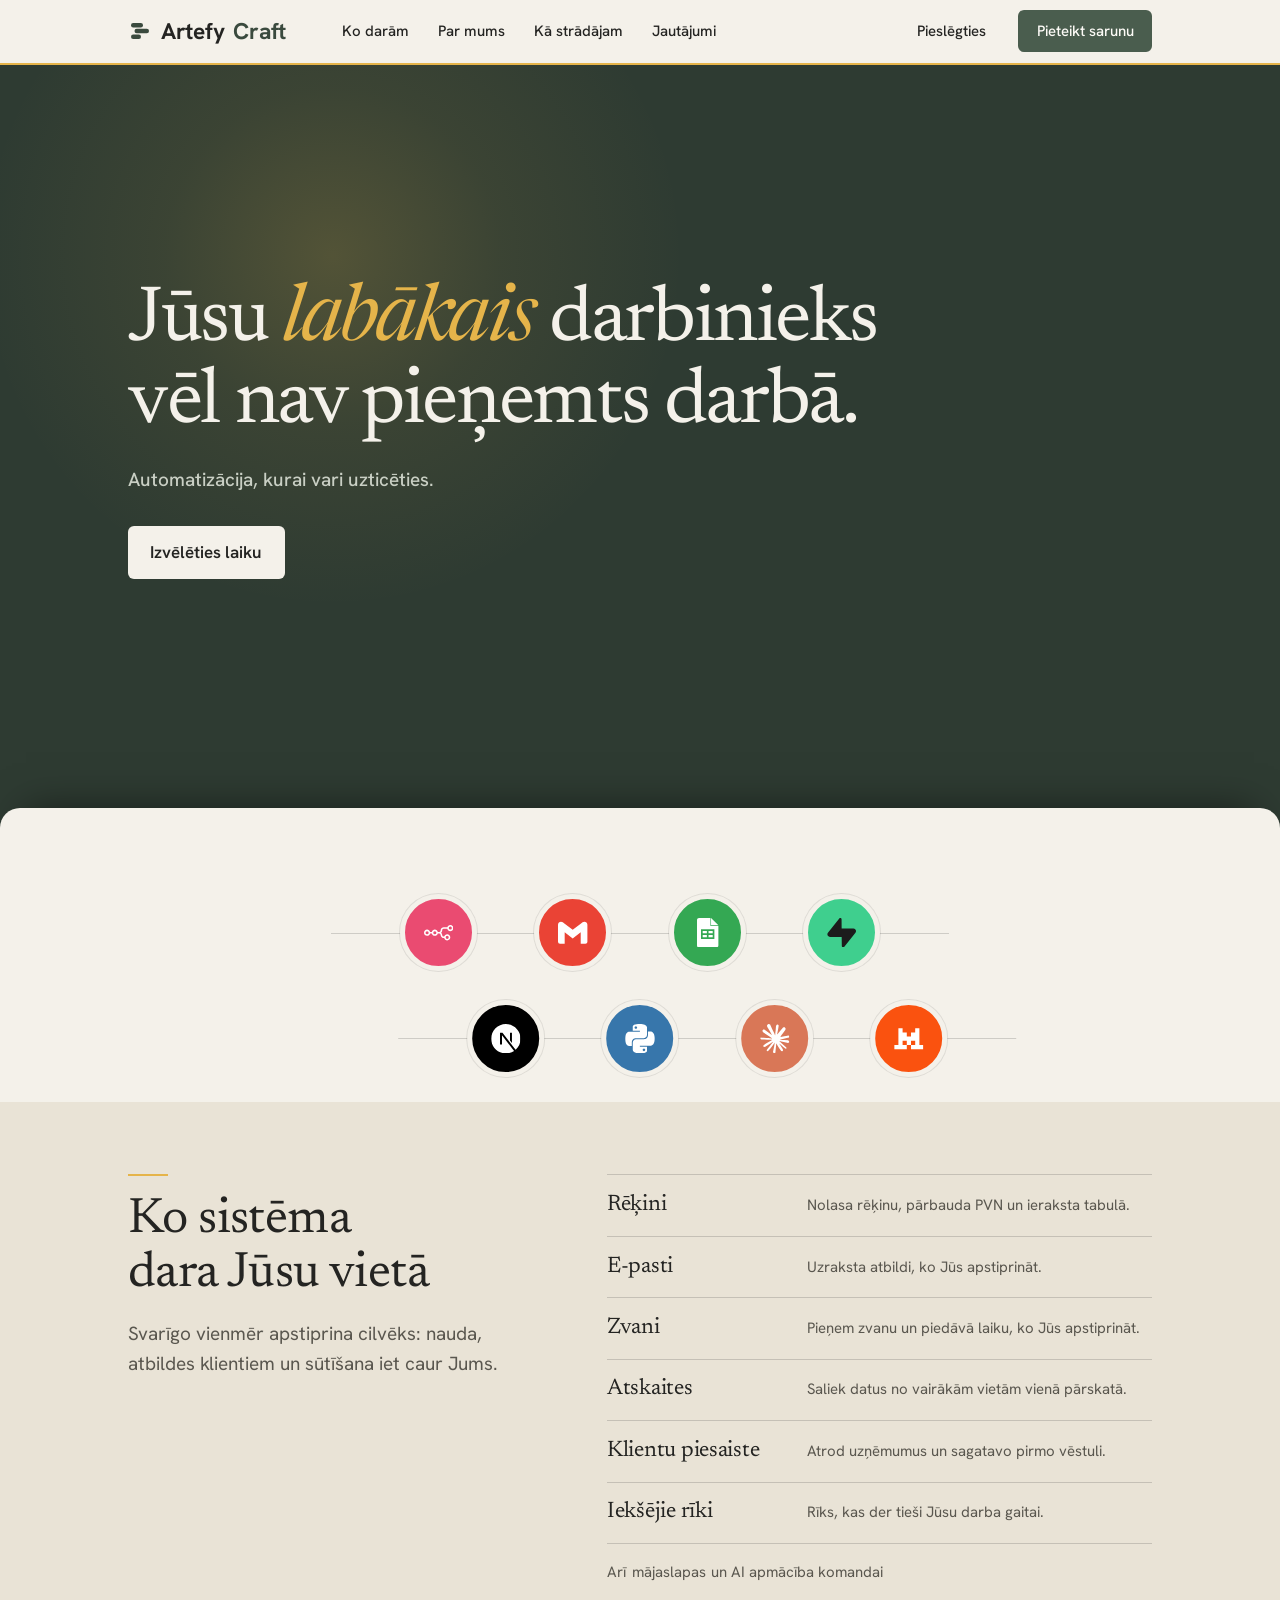
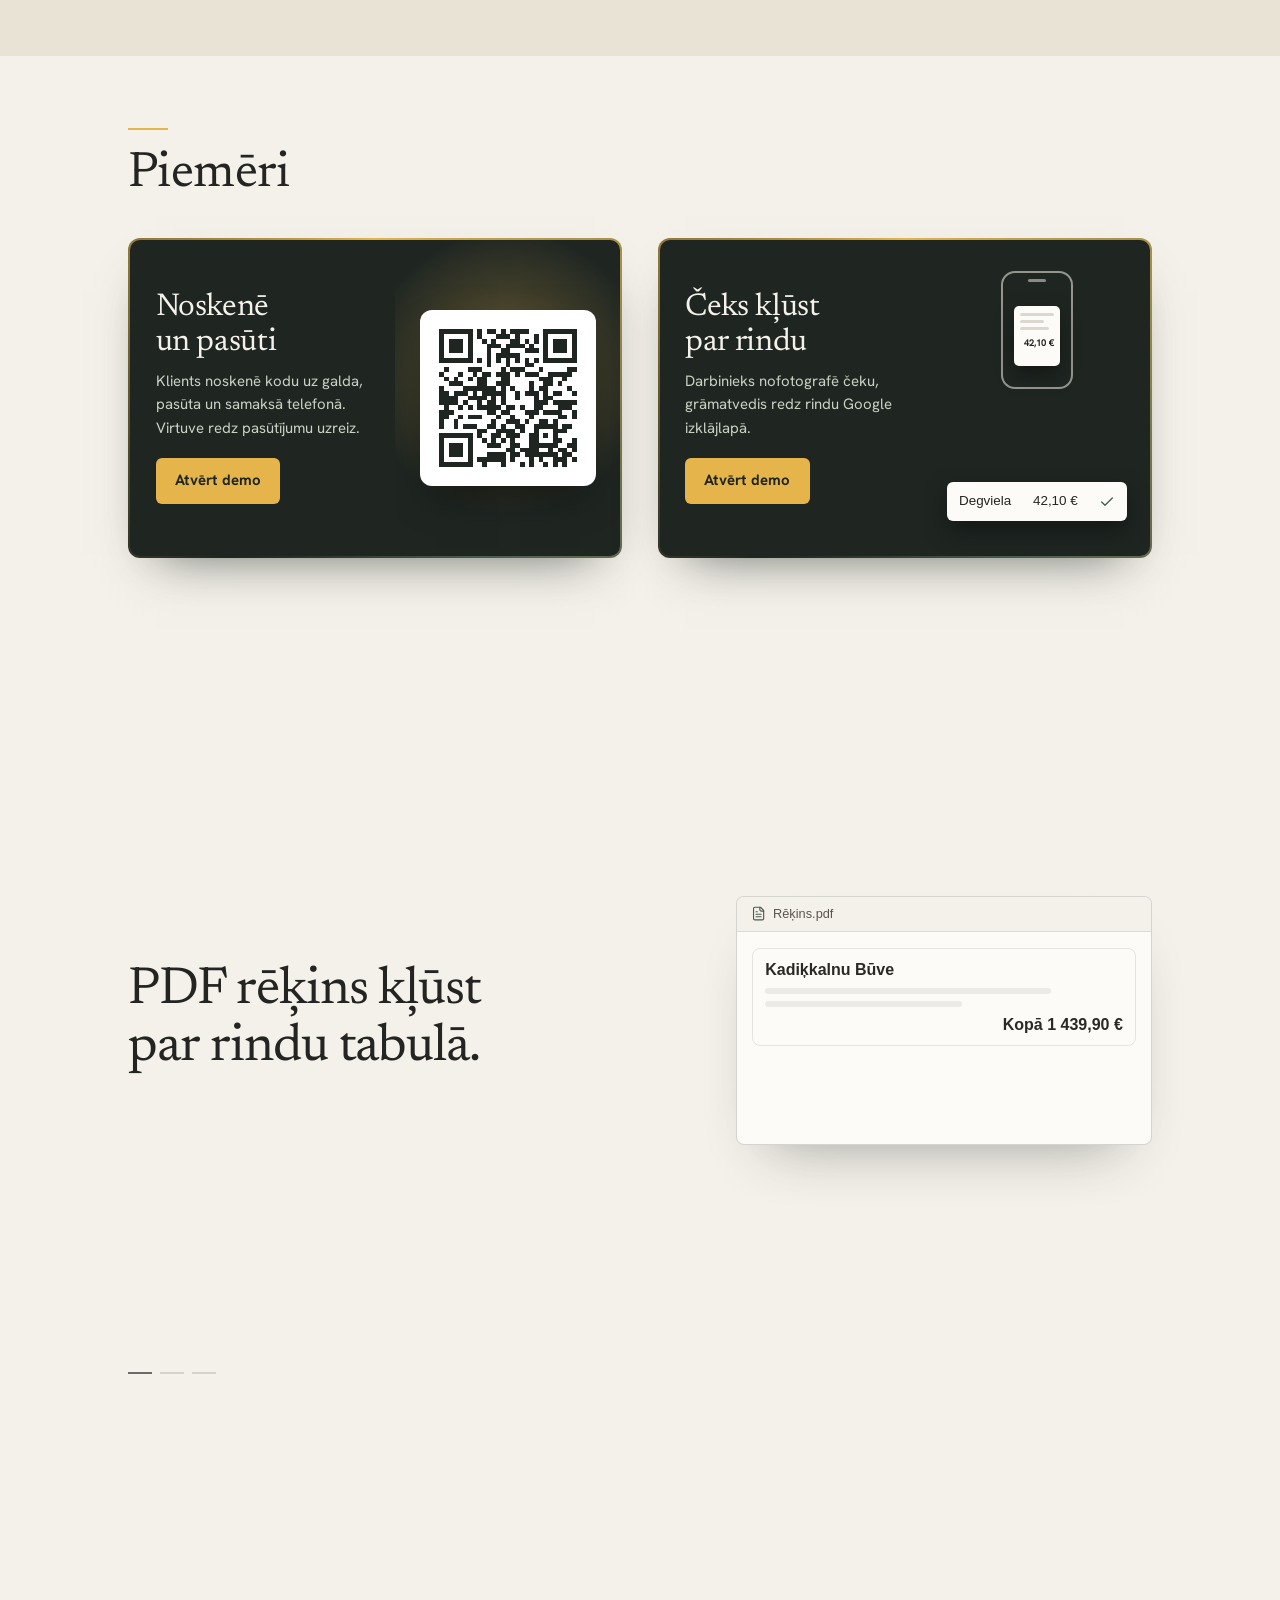
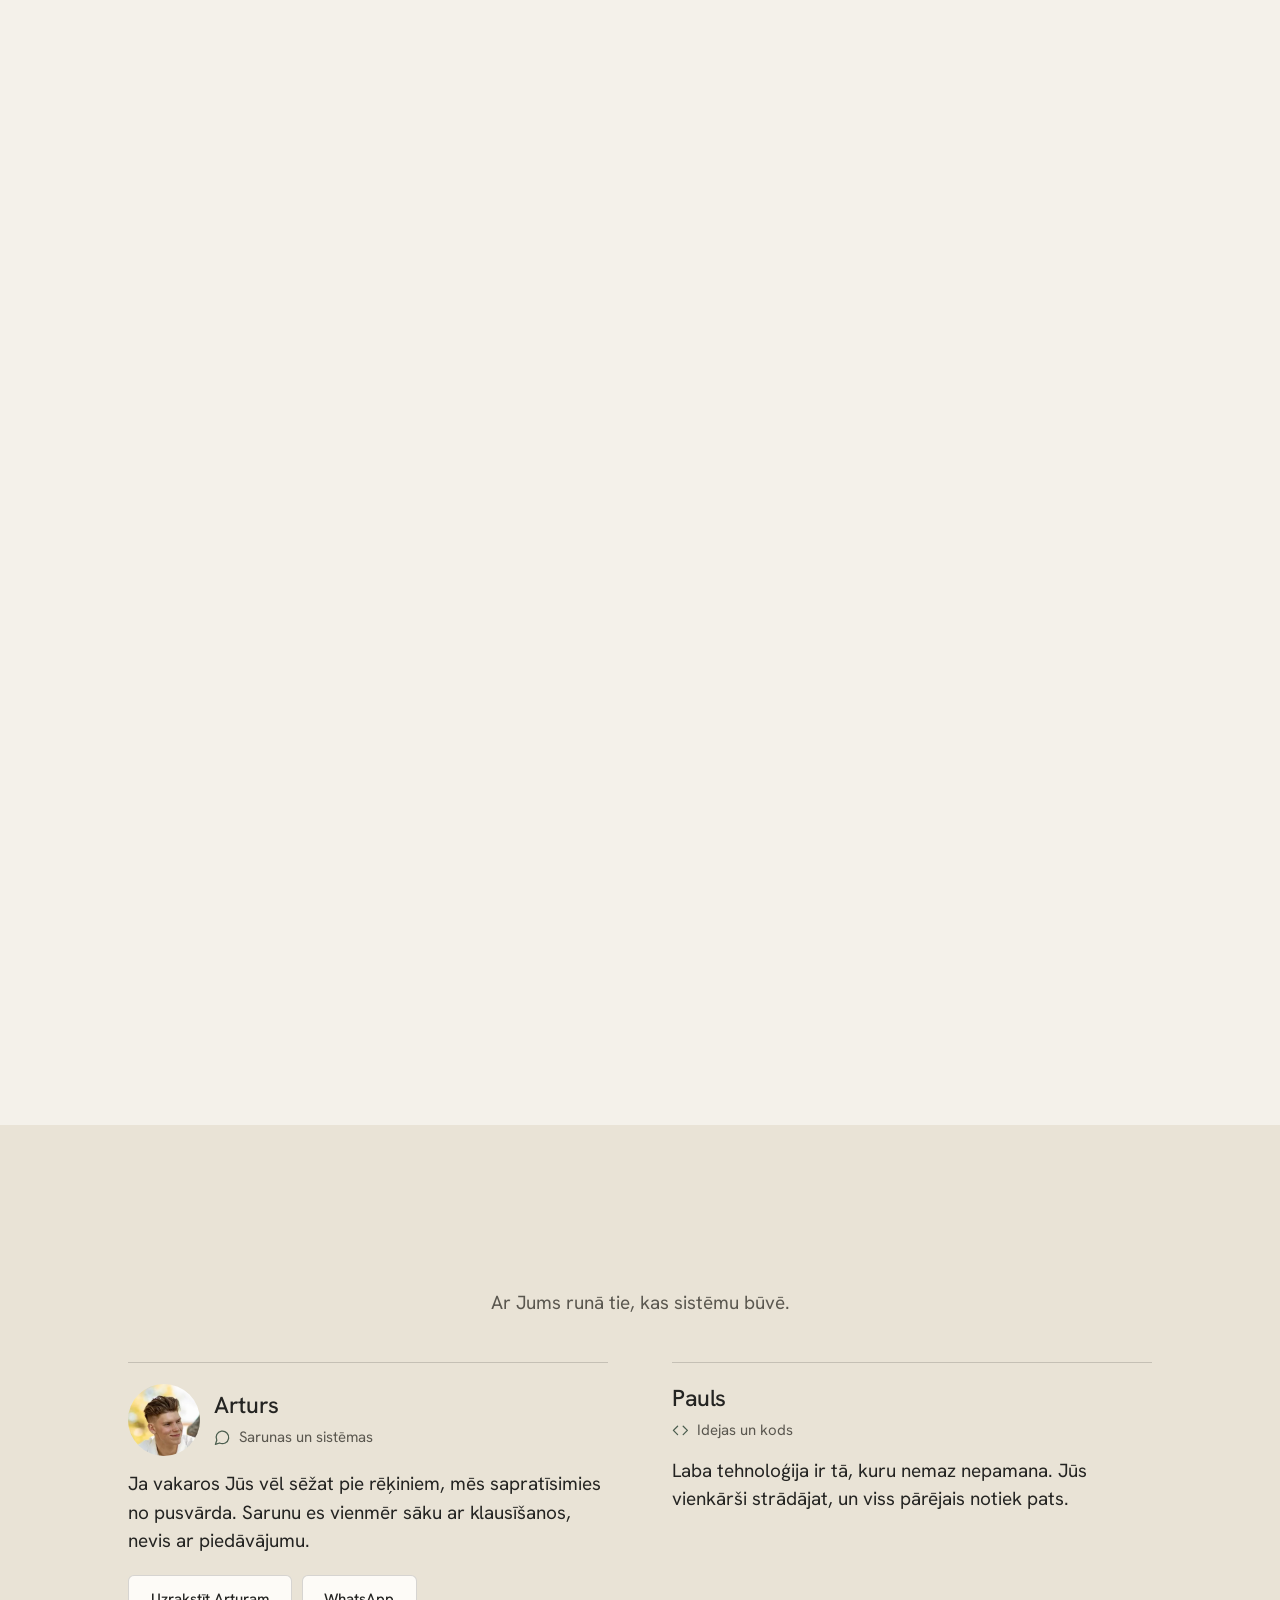
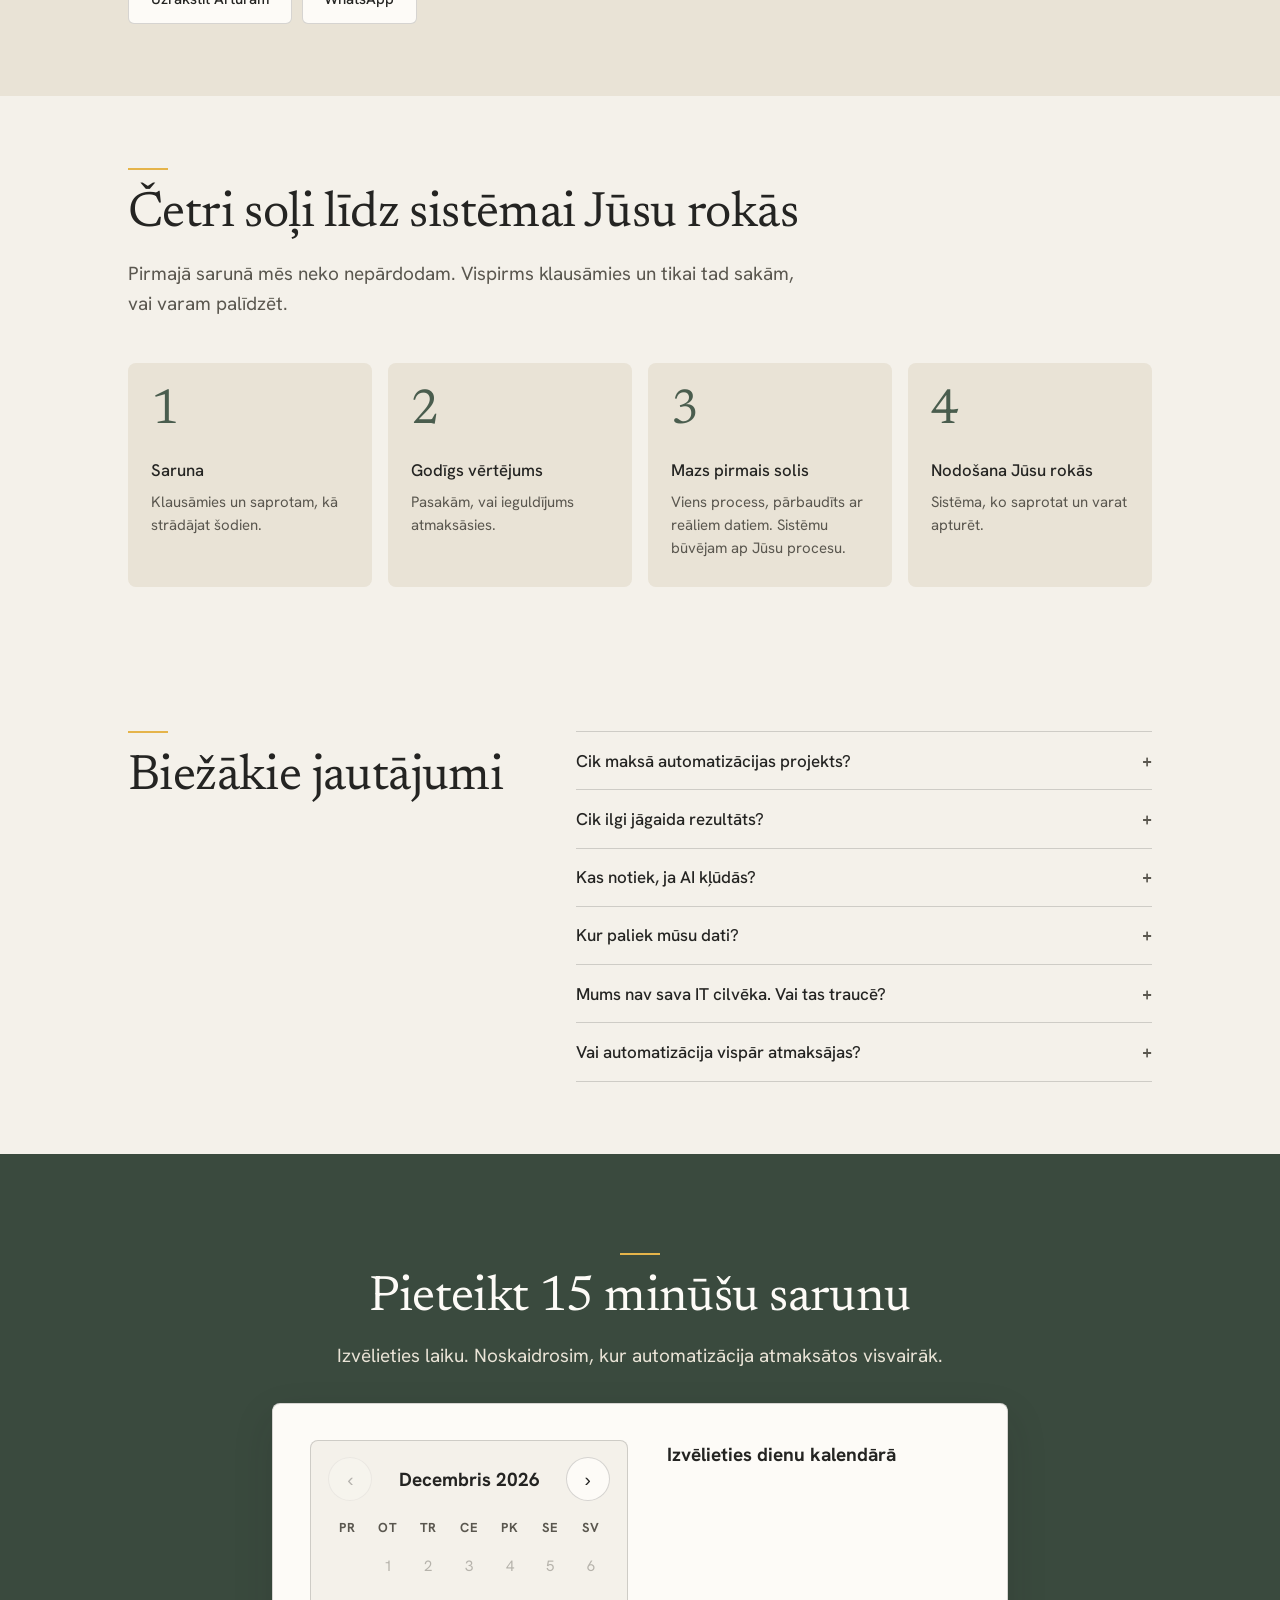
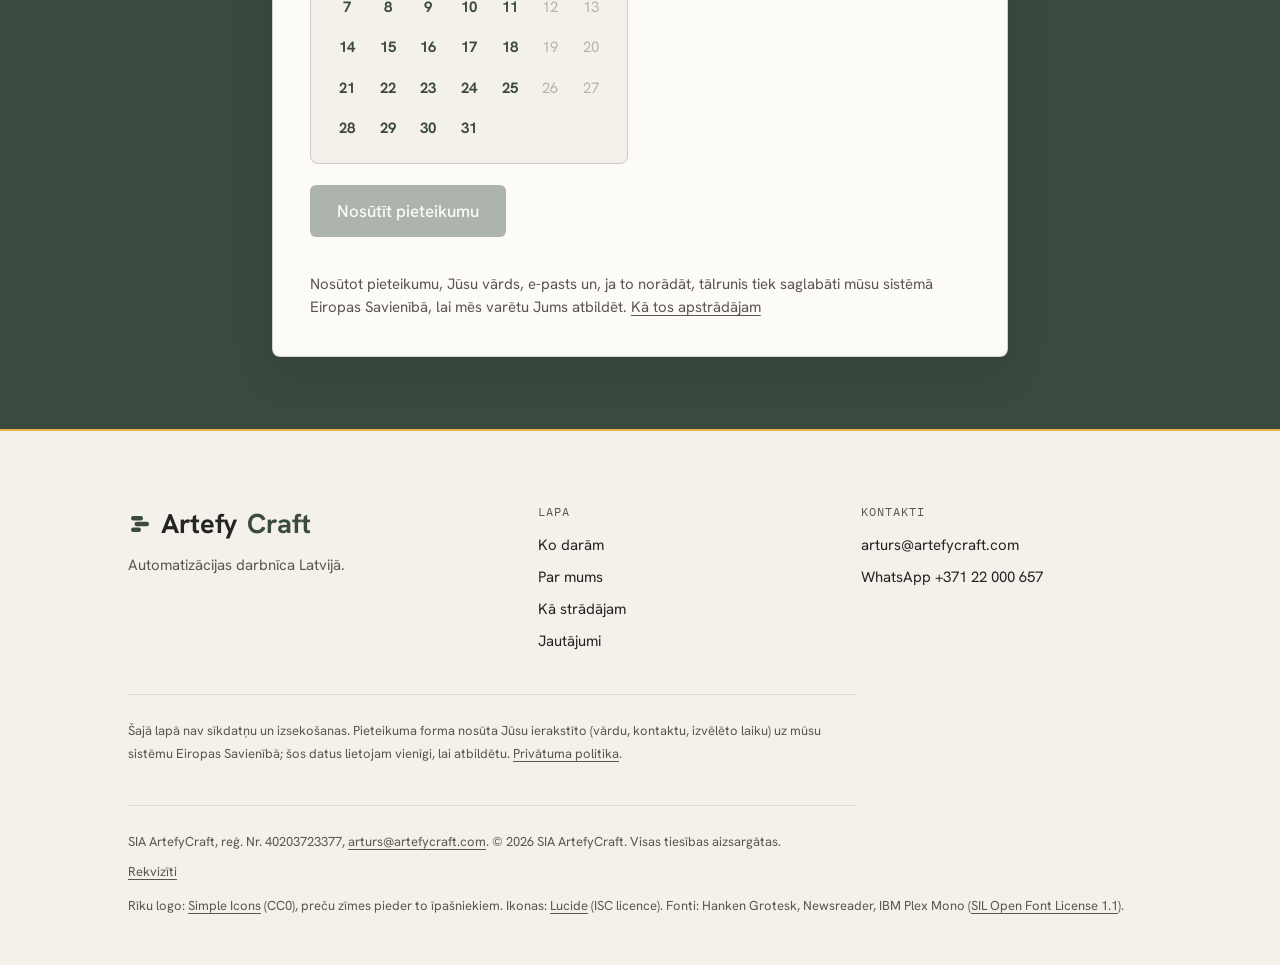
<file: kandidats/index.html>
<!DOCTYPE html>
<html lang="lv">
<head>
<meta name="robots" content="noindex, nofollow">
<meta charset="utf-8">
<meta http-equiv="Content-Security-Policy" content="default-src 'none'; script-src 'sha256-b19RryGZ+yaGGSZK6sji0mhTj8WR85nh6gdhPHZwMCQ=' 'sha256-H9xbKPs+6GqctsWBT7fHJi2YNaZ1xFNQmWUExeQFsFk=' 'sha256-HbOfpXusccifRSdH68o9YBhZXxMxSIZ6NOgyAUP1u60=' 'sha256-PTnhQgesQ47UXP/QFFgaRqgzbZyDnzF2aLBTPJ3uq/U='; style-src 'unsafe-inline'; img-src 'self' data:; font-src 'self'; connect-src https://zcbwdbcfalwhapwgzswj.supabase.co; form-action 'none'; base-uri 'none'; object-src 'none'; upgrade-insecure-requests">
<meta name="referrer" content="strict-origin-when-cross-origin">
<meta name="viewport" content="width=device-width, initial-scale=1">
<link rel="preload" href="/fonti/hanken-grotesk-768af2923e.woff2" as="font" type="font/woff2" crossorigin>
<link rel="preload" href="/fonti/hanken-grotesk-e9201eddf1.woff2" as="font" type="font/woff2" crossorigin>
<link rel="preload" href="/fonti/newsreader-252f00e568.woff2" as="font" type="font/woff2" crossorigin>
<link rel="preload" href="/fonti/newsreader-b60ed8e995.woff2" as="font" type="font/woff2" crossorigin>
<link rel="preload" href="/fonti/newsreader-c780883820.woff2" as="font" type="font/woff2" crossorigin>
<title>ArtefyCraft: biznesa procesu automatizācija un AI Latvijā</title>
<meta name="description" content="Biznesa procesu automatizācija un AI risinājumi uzņēmumiem Latvijā: rēķini, e-pasti, zvani un iekšējās sistēmas pēc Jūsu procesa.">
<meta property="og:title" content="ArtefyCraft: biznesa procesu automatizācija un AI Latvijā">
<meta property="og:description" content="Biznesa procesu automatizācija un AI risinājumi uzņēmumiem Latvijā: rēķini, e-pasti, zvani un iekšējās sistēmas pēc Jūsu procesa.">
<meta property="og:type" content="website">
<meta name="color-scheme" content="light">
<meta name="theme-color" content="#F4F1EA">
<link rel="icon" type="image/svg+xml" href="/favicon.svg">
<link rel="icon" type="image/png" sizes="48x48" href="/icon-48.png">
<link rel="icon" type="image/png" sizes="32x32" href="/icon-32.png">
<link rel="apple-touch-icon" href="/icon-180.png">
<script type="application/ld+json">
{"@context":"https://schema.org","@type":"Organization","name":"ArtefyCraft","legalName":"SIA ArtefyCraft","url":"https://artefycraft.com","logo":"https://artefycraft.com/icon-180.png","email":"arturs@artefycraft.com","description":"Biznesa procesu automatizācija, AI risinājumi un mājaslapu izstrāde uzņēmumiem Latvijā.","areaServed":"LV","knowsAbout":["biznesa procesu automatizācija","mākslīgais intelekts","AI aģenti","čatboti","mājaslapu izstrāde"]}
</script>
<style>
/* Minimāls reset (artefakta vidē to dod apvalks) */
html{box-sizing:border-box}
img,svg{max-width:100%}



/* Hanken Grotesk latin-ext */
@font-face {
  font-family: 'Hanken Grotesk';
  font-style: normal;
  font-weight: 300 800;
  font-display: swap;
  src: url(/fonti/hanken-grotesk-768af2923e.woff2) format('woff2');
  unicode-range: U+0100-02BA, U+02BD-02C5, U+02C7-02CC, U+02CE-02D7, U+02DD-02FF, U+0304, U+0308, U+0329, U+1D00-1DBF, U+1E00-1E9F, U+1EF2-1EFF, U+2020, U+20A0-20AB, U+20AD-20C0, U+2113, U+2C60-2C7F, U+A720-A7FF;
}
/* Hanken Grotesk latin */
@font-face {
  font-family: 'Hanken Grotesk';
  font-style: normal;
  font-weight: 300 800;
  font-display: swap;
  src: url(/fonti/hanken-grotesk-e9201eddf1.woff2) format('woff2');
  unicode-range: U+0000-00FF, U+0131, U+0152-0153, U+02BB-02BC, U+02C6, U+02DA, U+02DC, U+0304, U+0308, U+0329, U+2000-206F, U+20AC, U+2122, U+2191, U+2193, U+2212, U+2215, U+FEFF, U+FFFD;
}
/* IBM Plex Mono latin-ext */
@font-face {
  font-family: 'IBM Plex Mono';
  font-style: normal;
  font-weight: 400;
  font-display: swap;
  src: url(/fonti/ibm-plex-mono-6bc0f226a5.woff2) format('woff2');
  unicode-range: U+0100-02BA, U+02BD-02C5, U+02C7-02CC, U+02CE-02D7, U+02DD-02FF, U+0304, U+0308, U+0329, U+1D00-1DBF, U+1E00-1E9F, U+1EF2-1EFF, U+2020, U+20A0-20AB, U+20AD-20C0, U+2113, U+2C60-2C7F, U+A720-A7FF;
}
/* IBM Plex Mono latin */
@font-face {
  font-family: 'IBM Plex Mono';
  font-style: normal;
  font-weight: 400;
  font-display: swap;
  src: url(/fonti/ibm-plex-mono-08949f728d.woff2) format('woff2');
  unicode-range: U+0000-00FF, U+0131, U+0152-0153, U+02BB-02BC, U+02C6, U+02DA, U+02DC, U+0304, U+0308, U+0329, U+2000-206F, U+20AC, U+2122, U+2191, U+2193, U+2212, U+2215, U+FEFF, U+FFFD;
}
/* IBM Plex Mono latin-ext */
@font-face {
  font-family: 'IBM Plex Mono';
  font-style: normal;
  font-weight: 500;
  font-display: swap;
  src: url(/fonti/ibm-plex-mono-6bb06407c9.woff2) format('woff2');
  unicode-range: U+0100-02BA, U+02BD-02C5, U+02C7-02CC, U+02CE-02D7, U+02DD-02FF, U+0304, U+0308, U+0329, U+1D00-1DBF, U+1E00-1E9F, U+1EF2-1EFF, U+2020, U+20A0-20AB, U+20AD-20C0, U+2113, U+2C60-2C7F, U+A720-A7FF;
}
/* IBM Plex Mono latin */
@font-face {
  font-family: 'IBM Plex Mono';
  font-style: normal;
  font-weight: 500;
  font-display: swap;
  src: url(/fonti/ibm-plex-mono-01d2854474.woff2) format('woff2');
  unicode-range: U+0000-00FF, U+0131, U+0152-0153, U+02BB-02BC, U+02C6, U+02DA, U+02DC, U+0304, U+0308, U+0329, U+2000-206F, U+20AC, U+2122, U+2191, U+2193, U+2212, U+2215, U+FEFF, U+FFFD;
}
@font-face{font-family:"Newsreader";font-style:normal;font-weight:400;font-display:swap;src:url(/fonti/newsreader-252f00e568.woff2) format("woff2");unicode-range:U+0000-00FF,U+0131,U+0152-0153,U+02BB-02BC,U+02C6,U+02DA,U+02DC,U+2000-206F,U+20AC,U+2122}
@font-face{font-family:"Newsreader";font-style:normal;font-weight:400;font-display:swap;src:url(/fonti/newsreader-b60ed8e995.woff2) format("woff2");unicode-range:U+0100-02BA,U+02BD-02C5,U+02C7-02CC,U+02CE-02D7,U+02DD-02FF,U+1E00-1EFF,U+20A0-20AB,U+20AD-20C0}
@font-face{font-family:"Newsreader";font-style:italic;font-weight:400;font-display:swap;src:url(/fonti/newsreader-c780883820.woff2) format("woff2");unicode-range:U+61,U+62,U+63,U+64,U+65,U+66,U+67,U+68,U+69,U+6A,U+6B,U+6C,U+6D,U+6E,U+6F,U+70,U+72,U+73,U+74,U+75,U+76,U+7A,U+101,U+10D,U+113,U+123,U+12B,U+137,U+13C,U+146,U+161,U+16B,U+17E}



:root{
  interpolate-size:allow-keywords;
  --paper:#FAF9F7;
  --raised:#FFFFFF;
  --recessed:#F1EFEB;
  --ink:#17151C;
  --muted:#56525C;
  --hair:rgba(23,21,28,.13);
  --hair-soft:rgba(23,21,28,.07);
  --accent:#3A4A3E;
  --accent-strong:#3A4A3E;
  --accent-text:#3A4A3E;
  --on-accent:#FFFFFF;
  --ease:cubic-bezier(.16,1,.3,1);
  --ease-strong:var(--ease);
  --dur-fast:150ms;--dur:220ms;--dur-slow:300ms;
  --tint:rgba(74,93,78,.08);
  --band:#17151C;
  --band-raised:rgba(255,255,255,.055);
  --band-ink:#FFFFFF;
  --band-muted:#CBC6D3;
  --band-hair:rgba(245,239,231,.14);
  --ok-fg:#17573F;--ok-bg:#DDF0E5;
  --warn-fg:#7F4A16;--warn-bg:#FDEBC8;
  --shadow:none;
  --gblend:normal;--gop:0;
  --r:6px;--r-lg:8px;--r-sm:4px;--r-btn:6px;

  --serif:"Hanken Grotesk","Segoe UI",Arial,sans-serif;
  --sans:"Hanken Grotesk","Segoe UI",Arial,sans-serif;
  --mono:"IBM Plex Mono",ui-monospace,"Cascadia Code",Consolas,monospace;

  --w:1040px;
  --pad:clamp(1.25rem,5vw,4rem);
  --sect:clamp(3.75rem,9vh,5.5rem);
  --split-wide:minmax(0,1.5fr) minmax(0,1fr);
  --split-text:minmax(0,.8fr) minmax(0,1.2fr);

  
  --fs-display:clamp(2rem,1.1rem + 3.6vw,3.5rem);
  --fs-h2:clamp(1.6rem,1.1rem + 2vw,2.25rem);
  --fs-h3:clamp(1.2rem,1rem + .6vw,1.5rem);
  --fs-lead:clamp(1.1875rem,1rem + .5vw,1.4rem);
  --fs-body:1.1875rem;
  --fs-small:1rem;
  --fs-label:.875rem;
}


*,*::before,*::after{box-sizing:border-box}
html{scroll-padding-top:5.5rem;-webkit-text-size-adjust:100%}
@media (prefers-reduced-motion:no-preference){html{scroll-behavior:smooth}}
body{
  margin:0;background:var(--paper);color:var(--ink);
  font-family:var(--sans);font-size:var(--fs-body);line-height:1.6;
  font-optical-sizing:auto
}

.grain{display:none;
  position:fixed;inset:0;z-index:60;pointer-events:none;
  mix-blend-mode:var(--gblend);opacity:var(--gop);
  background-image:url("data:image/svg+xml,%3Csvg xmlns='http://www.w3.org/2000/svg' width='240' height='240'%3E%3Cfilter id='n'%3E%3CfeTurbulence type='fractalNoise' baseFrequency='0.9' numOctaves='2' stitchTiles='stitch'/%3E%3C/filter%3E%3Crect width='240' height='240' filter='url(%23n)' opacity='0.6'/%3E%3C/svg%3E");
}

::selection{background:var(--accent);color:var(--on-accent)}
a{color:var(--accent-text);text-decoration-thickness:1px;text-underline-offset:3px}
a:focus-visible,button:focus-visible,summary:focus-visible,input:focus-visible,[contenteditable]:focus-visible{
  outline:3px solid var(--accent);outline-offset:3px;border-radius:6px;
}
.skip{
  position:absolute;left:-999px;top:0;z-index:200;
  background:var(--ink);color:var(--paper);
  padding:.7rem 1.2rem;font-family:var(--mono);font-size:var(--fs-label);
}
.skip:focus{left:0}
.wrap{max-width:var(--w);margin:0 auto;padding-inline:var(--pad)}


h1,h2,h3{
  font-family:var(--serif);font-weight:700;
  letter-spacing:-.008em;line-height:1.16;margin:0;text-wrap:balance;
}
h1{font-size:var(--fs-display);line-height:1.12;font-weight:700;letter-spacing:-.015em}
h2{font-size:var(--fs-h2);letter-spacing:-.012em}
h3{font-size:var(--fs-h3);line-height:1.24}
p{margin:0}
.em{
  font-style:normal;font-weight:inherit;color:inherit;letter-spacing:inherit;
}
.lead{
  font-size:var(--fs-lead);line-height:1.58;
  color:var(--muted);max-width:36em;font-weight:400;
}
.mono{
  font-family:var(--mono);font-size:var(--fs-label);font-weight:500;
  letter-spacing:.13em;text-transform:uppercase;color:var(--muted);
}
.sect{padding-block:var(--sect)}
.sect-head{margin-bottom:clamp(2rem,5vh,3.2rem)}
.sect-head h2{position:relative;padding-bottom:.6rem}
.sect-head h2::after{display:none;
  content:"";position:absolute;left:0;bottom:0;height:4px;width:3.4rem;border-radius:2px;
  background:var(--accent);
  transform:scaleX(0);transform-origin:left;
  transition:transform var(--dur-slow) var(--ease);
}
html:not(.io) .sect-head h2::after,.sect-head.rv.in h2::after{transform:scaleX(1)}
.sect-head h2{max-width:16em}
.sect-head .lead{margin-top:1.05rem}


.nav{
  position:fixed;top:0;left:0;right:0;z-index:100;
  border-bottom:1px solid transparent;
  transition:border-color .25s var(--ease);
  background:var(--paper);
}
.nav.scrolled{border-bottom-color:var(--hair)}
.nav-in{
  max-width:var(--w);margin:0 auto;padding:.65rem var(--pad);
  display:flex;align-items:center;gap:1.3rem;
}
.brand{
  font-family:var(--serif);font-size:clamp(1.22rem,2.2vw,1.42rem);font-weight:700;letter-spacing:-.01em;
  color:var(--ink);text-decoration:none;margin-right:auto;line-height:1.2;
  display:inline-flex;align-items:center;gap:.55rem;
}
.brand .mark,.foot-brand .mark{width:24px;height:24px;flex:none}
.brand i{font-style:normal;font-weight:700;color:var(--accent-text)}


.btn{
  display:inline-flex;align-items:center;justify-content:center;gap:.65rem;
  background:var(--accent);color:var(--on-accent);
  font-family:var(--sans);font-weight:700;font-size:var(--fs-body);
  padding:.95rem 1.7rem;text-decoration:none;border:none;min-height:52px;
  border-radius:var(--r-btn);cursor:pointer;
  transition:filter .18s var(--ease),transform .18s var(--ease);
}
@media (hover:hover) and (pointer:fine){
  .btn:hover{filter:brightness(.93);transform:translateY(-1px)}
  .btn:hover .arr{transform:translateX(4px)}
}
.btn[disabled],.btn[aria-disabled="true"]{opacity:.45;cursor:not-allowed;transform:none}
.btn .arr{transition:transform .18s var(--ease);font-family:var(--mono)}
.btn-nav{min-height:44px;padding:.55rem 1.2rem;font-size:var(--fs-small)}
@media (max-width:600px){.btn-nav{display:none}}
.btn2{
  display:inline-flex;align-items:center;justify-content:center;gap:.5rem;
  background:transparent;color:var(--ink);border:2px solid var(--ink);
  font-family:var(--sans);font-weight:700;font-size:var(--fs-small);
  padding:.9rem 1.6rem;text-decoration:none;min-height:52px;cursor:pointer;
  border-radius:var(--r-btn);background:var(--raised);
  transition:border-color .18s var(--ease),color .18s var(--ease);
}
@media (hover:hover) and (pointer:fine){
  .btn2:hover{border-color:var(--accent);color:var(--accent-text)}
}
.btn2[aria-pressed="true"]{background:var(--accent);border-color:var(--accent);color:var(--on-accent)}
.mail-alt{
  font-family:var(--mono);font-size:var(--fs-label);letter-spacing:.05em;
  color:var(--muted);
  text-decoration:underline;text-underline-offset:5px;
  text-decoration-color:var(--hair);text-decoration-thickness:1px;
  display:inline-flex;align-items:center;min-height:44px;
  transition:color .18s var(--ease),text-decoration-color .18s var(--ease);
}
.mail-alt:hover{color:var(--accent-text);text-decoration-color:var(--accent)}


.hero{
  padding-top:clamp(7.5rem,16vh,10.5rem);
  padding-bottom:clamp(3.5rem,8vh,5.5rem);
  position:relative;overflow:hidden;
}
.byline{margin-top:1.15rem;font-size:var(--fs-small);color:var(--muted);display:flex;gap:.55rem;align-items:center}
.byline .dot-o{width:.5rem;height:.5rem;border-radius:50%;background:var(--accent);flex:none}
.hero-grid{display:grid;grid-template-columns:1.05fr .9fr;gap:clamp(2rem,4vw,4rem);align-items:center}
@media (max-width:1000px){.hero-grid{grid-template-columns:1fr}}
.photo-card{position:relative;max-width:34rem}
@media (max-width:1000px){.photo-card{margin-top:.5rem}}
.hero-demo{
  background:var(--raised);border:1px solid var(--hair);border-radius:6px;
  box-shadow:var(--shadow);padding:1.35rem;display:grid;gap:.75rem;
}
.hd-tag{font-family:var(--mono);font-size:.66rem;letter-spacing:.08em;text-transform:uppercase;color:var(--muted)}
.hd-paper{
  position:relative;background:#FFFFFF;border:1px solid var(--hair);border-radius:6px;
  padding:2.3rem 1.1rem 1.15rem;overflow:hidden;display:grid;gap:.6rem;
}
.hd-paper .hd-tag{position:absolute;top:.75rem;left:1.1rem}
.hd-l{display:block;height:.52rem;border-radius:6px;background:#EDEBE8}
.hd-l.w70{width:70%}.hd-l.w50{width:50%}.hd-l.w62{width:62%}.hd-l.w40{width:40%}.hd-l.w55{width:55%}
.hd-l.hl1{animation:hdHl1 9s ease-out infinite}
.hd-l.hl2{animation:hdHl2 9s ease-out infinite}
.hd-l.hl3{animation:hdHl3 9s ease-out infinite}
.hd-beam{
  position:absolute;left:0;right:0;top:-14%;height:10%;pointer-events:none;opacity:0;
  background:linear-gradient(rgba(74,93,78,.16),transparent);border-top:2px solid var(--accent);
  animation:hdBeam 9s cubic-bezier(.4,0,.6,1) infinite;
}
.hd-flow{display:flex;justify-content:center;gap:.55rem}
.hd-flow span{width:.45rem;height:.45rem;border-radius:50%;background:var(--accent);opacity:.25}
.hd-flow span:nth-child(1){animation:hdDot1 9s infinite}
.hd-flow span:nth-child(2){animation:hdDot2 9s infinite}
.hd-flow span:nth-child(3){animation:hdDot3 9s infinite}
.hd-sheet{background:var(--paper);border:1px solid var(--hair);border-radius:6px;padding:.85rem 1.1rem 1rem;display:grid;gap:.5rem}
.hd-row{display:grid;grid-template-columns:1.1fr 1.4fr 1fr .8fr;gap:.5rem;align-items:center}
@media (max-width:400px){.hero-demo{padding:.75rem}.hd-sheet{padding:.7rem .7rem .8rem}.hd-row{gap:.35rem}}
.hd-row.hd-h b{font-family:var(--mono);font-weight:500;font-size:.62rem;letter-spacing:.06em;text-transform:uppercase;color:var(--muted)}
.hd-row em{font-style:normal;font-size:.86rem;font-variant-numeric:tabular-nums;white-space:nowrap}
.hd-row em.hc4{justify-self:start;background:var(--ok-bg);color:var(--ok-fg);font-weight:700;font-size:.72rem;border-radius:6px;padding:.14rem .6rem}
.hc1{animation:hdC1 9s ease-out infinite}
.hc2{animation:hdC2 9s ease-out infinite}
.hc3{animation:hdC3 9s ease-out infinite}
.hc4{animation:hdC4 9s var(--ease-strong) infinite}
@keyframes hdBeam{0%,8%{opacity:0;top:-14%}10%{opacity:1}22%{opacity:1;top:106%}24%,100%{opacity:0;top:106%}}
@keyframes hdHl1{0%,14%{background:#EDEBE8;box-shadow:none}18%,88%{background:#FFF1A6;box-shadow:0 0 0 2px rgba(74,93,78,.55)}96%,100%{background:#EDEBE8;box-shadow:none}}
@keyframes hdHl2{0%,18%{background:#EDEBE8;box-shadow:none}22%,88%{background:#FFF1A6;box-shadow:0 0 0 2px rgba(74,93,78,.55)}96%,100%{background:#EDEBE8;box-shadow:none}}
@keyframes hdHl3{0%,22%{background:#EDEBE8;box-shadow:none}26%,88%{background:#FFF1A6;box-shadow:0 0 0 2px rgba(74,93,78,.55)}96%,100%{background:#EDEBE8;box-shadow:none}}
@keyframes hdDot1{0%,26%{opacity:.25}30%,34%{opacity:1}38%,100%{opacity:.25}}
@keyframes hdDot2{0%,30%{opacity:.25}34%,38%{opacity:1}42%,100%{opacity:.25}}
@keyframes hdDot3{0%,34%{opacity:.25}38%,42%{opacity:1}46%,100%{opacity:.25}}
@keyframes hdC1{0%,38%{opacity:0;transform:translateY(5px)}42%,92%{opacity:1;transform:none}98%,100%{opacity:0}}
@keyframes hdC2{0%,42%{opacity:0;transform:translateY(5px)}46%,92%{opacity:1;transform:none}98%,100%{opacity:0}}
@keyframes hdC3{0%,46%{opacity:0;transform:translateY(5px)}50%,92%{opacity:1;transform:none}98%,100%{opacity:0}}
@keyframes hdC4{0%,50%{opacity:0;transform:scale(.6)}56%,92%{opacity:1;transform:scale(1)}98%,100%{opacity:0}}
@media (prefers-reduced-motion:reduce){
  .hero-demo *{animation:none !important}
  .hd-beam{opacity:0}
}
.float-chip{display:none !important;
  position:absolute;right:-.9rem;top:1.3rem;z-index:2;
  background:var(--raised);border:1px solid var(--hair);border-radius:6px;
  box-shadow:var(--shadow);padding:.8rem 1.05rem;
  display:flex;gap:.7rem;align-items:flex-start;max-width:16rem;
}
.float-chip .fc-dot{width:.6rem;height:.6rem;border-radius:50%;background:var(--accent);flex:none;margin-top:.35rem}
.float-chip b{display:block;font-size:var(--fs-small);font-weight:700}
.float-chip span{font-size:var(--fs-small);color:var(--muted)}
@media (max-width:760px){.float-chip{display:none}}
@media (prefers-reduced-motion:no-preference){
  .float-chip{animation:bob 7s ease-in-out infinite}
}
@keyframes bob{0%,100%{transform:translateY(0)}50%{transform:translateY(-8px)}}
.hero .wrap{position:relative}
.hero h1{max-width:13em;margin:0 0 1.5rem;padding-top:.08em}
.hl{display:block}
@media (prefers-reduced-motion:no-preference){
  html.io .hl{opacity:1;transform:none}
  html.io .hl:nth-child(2){animation-delay:.06s}
}
@keyframes rise{to{opacity:1;transform:none}}
.hero .lead{margin-bottom:2.2rem}
.hero-cta{display:flex;flex-wrap:wrap;align-items:center;gap:1.2rem}
.cta-note{margin-top:1.1rem;font-size:var(--fs-small);color:var(--muted);max-width:36em}


.bento{display:grid;gap:.8rem;grid-template-columns:var(--split-wide)}
.bento .cell:first-child{
  grid-row:span 2;display:flex;flex-direction:column;justify-content:flex-end;
  min-height:clamp(22rem,32vw,27rem);padding:clamp(1.8rem,3.4vw,2.8rem);
}
.bento .cell:first-child .cwm{width:clamp(7rem,12vw,10rem);height:clamp(7rem,12vw,10rem);top:clamp(1.4rem,2.6vw,2.2rem);right:clamp(1.4rem,2.6vw,2.2rem);opacity:.16}
.bento .cell:first-child h3{font-size:var(--fs-h2);margin-bottom:.8rem;max-width:12em}
.bento .cell:first-child p{font-size:var(--fs-lead);max-width:30em}
.more{
  display:grid;grid-template-columns:var(--split-text);gap:clamp(1rem,4vw,3.5rem);
  margin-top:clamp(2.5rem,6vh,4rem);
}
.more-list{list-style:none;margin:0;padding:0;display:grid}
.more-list li{
  display:grid;grid-template-columns:minmax(0,1fr);gap:.35rem 1rem;
  padding:clamp(1.1rem,2.4vh,1.5rem) 0;border-top:1px solid var(--hair);
}
.more-list li:last-child{border-bottom:1px solid var(--hair)}
.more-list .cnum,.bento .cnum{display:none}
.more-list h3{margin:0}
.more-list p{grid-column:1;color:var(--muted)}
@media (max-width:760px){
  .bento,.more{grid-template-columns:1fr}
  .bento .cell:first-child{grid-row:auto;min-height:0}
  .bento .cell:first-child h3{font-size:var(--fs-h3)}
  .bento .cell:first-child p{font-size:var(--fs-body)}
}
.cell{
  background:var(--raised);border:1px solid var(--hair);border-radius:var(--r);
  padding:clamp(1.5rem,3vw,2.1rem);position:relative;overflow:hidden;
  transition:box-shadow .2s var(--ease),transform .2s var(--ease);
}
.cell h3{margin:0 0 .55rem;position:relative}
.cell p{color:var(--muted);position:relative}
.cnum{
  display:block;font-family:var(--serif);font-style:normal;font-weight:700;
  font-size:var(--fs-h3);color:var(--accent-text);margin-bottom:.55rem;position:relative;
}
.cwm{
  position:absolute;top:1rem;right:1rem;width:5.6rem;height:5.6rem;
  fill:none;stroke:var(--accent);opacity:.12;stroke-width:1.4;
  stroke-linecap:round;stroke-linejoin:round;pointer-events:none;
}

.steps-wrap{display:grid;grid-template-columns:var(--split-text);gap:clamp(2rem,5vw,5rem);align-items:start}
.steps-wrap .sect-head{position:sticky;top:7rem;margin-bottom:0}
.steps{list-style:none;margin:0;padding:0;display:grid}
.step{
  display:grid;grid-template-columns:3.2rem minmax(0,1fr);gap:.4rem 1.2rem;
  padding:clamp(1.3rem,2.8vh,1.8rem) 0;border-top:1px solid var(--hair);
}
.step:last-child{border-bottom:1px solid var(--hair)}
@media (max-width:860px){
  .steps-wrap{grid-template-columns:1fr}
  .steps-wrap .sect-head{position:static}
}
.step .sn{
  font-family:var(--serif);font-weight:700;
  font-size:var(--fs-h3);line-height:1.1;color:var(--accent-text);display:block;grid-row:span 2;
}
.step h3{font-size:var(--fs-h3);margin:0}
.step p{color:var(--muted);font-size:var(--fs-body);grid-column:2;max-width:34em}

.why{display:grid;grid-template-columns:repeat(2,minmax(0,1fr));gap:0 clamp(1.5rem,5vw,4.5rem)}
@media (max-width:720px){.why{grid-template-columns:1fr}}
.why>div{border-top:1px solid var(--hair);padding:clamp(1.2rem,2.6vh,1.6rem) 0}
.why h3{margin-bottom:.5rem}
.why p{color:var(--muted)}
.band{
  color:var(--band-ink);position:relative;overflow:hidden;
  padding-block:var(--sect);
  margin-inline:0;
  margin-block:clamp(2.5rem,7vh,5rem);
  border-radius:0;
  background:var(--band);
  box-shadow:none;
}
.band::after{display:none;
  content:"";position:absolute;inset:0;pointer-events:none;z-index:0;
  background:url("data:image/svg+xml,%3Csvg xmlns='http://www.w3.org/2000/svg' width='140' height='140'%3E%3Cfilter id='n'%3E%3CfeTurbulence type='fractalNoise' baseFrequency='0.9' numOctaves='2' stitchTiles='stitch'/%3E%3CfeColorMatrix type='saturate' values='0'/%3E%3C/filter%3E%3Crect width='140' height='140' filter='url(%23n)'/%3E%3C/svg%3E") repeat;background-size:140px 140px;
  opacity:.06;mix-blend-mode:soft-light;
  -webkit-mask-image:linear-gradient(180deg,transparent 0,#000 4%,#000 96%,transparent 100%);
  mask-image:linear-gradient(180deg,transparent 0,#000 4%,#000 96%,transparent 100%);
}
.band .wrap{position:relative;z-index:1}
.band .sect-head h2{max-width:14em}
.band .why>div{border-color:var(--band-hair)}
.band .why h3{color:var(--band-ink)}
.band .why p{color:var(--band-muted)}


.tech{border-block:1px solid var(--hair);padding-block:1.4rem}
.tech-line{color:var(--muted);font-size:var(--fs-small);max-width:60em}
.tech-head{
  text-align:center;margin:0 0 1.15rem;
  font-family:var(--mono);font-size:var(--fs-label);font-weight:500;
  letter-spacing:.22em;text-transform:uppercase;color:var(--muted);
}
.marq-wrap{
  overflow:hidden;
  -webkit-mask-image:linear-gradient(90deg,transparent,#000 8%,#000 92%,transparent);
  mask-image:linear-gradient(90deg,transparent,#000 8%,#000 92%,transparent);
}
.marq{display:flex;gap:0;width:max-content}
.marq-row{display:flex;gap:3.4rem;align-items:center;padding-right:3.4rem}
.tlogo{width:30px;height:30px;display:block;opacity:.92}
@media (prefers-reduced-motion:no-preference){
  .marq{animation:slide 36s linear infinite;will-change:transform}
}
@keyframes slide{to{transform:translateX(-16.6667%)}}
@media (prefers-reduced-motion:reduce){.marq{width:auto;flex-wrap:wrap}.marq-row[aria-hidden]{display:none}}
.sr-only{position:absolute;width:1px;height:1px;overflow:hidden;clip-path:inset(50%);white-space:nowrap}


.xcards{display:grid;grid-template-columns:var(--split-wide);gap:.9rem}
.xcards .xcard:first-child{grid-row:span 2}
.xcards .xcard:first-child .xprev{height:auto;flex:1;min-height:clamp(150px,19vw,230px);gap:clamp(4.5rem,7vw,6.5rem)}
.xcards .xcard:first-child .xprev>*{transform:scale(2)}
.xcards .xcard:first-child p{font-size:var(--fs-lead);flex:none}
@media (max-width:900px){
  .xcards{grid-template-columns:1fr}
  .xcards .xcard:first-child{grid-row:auto}
  .xcards .xcard:first-child .xprev{height:96px;min-height:0;flex:none;gap:1.1rem}
  .xcards .xcard:first-child .xprev>*{transform:none}
  .xcards .xcard:first-child p{font-size:var(--fs-body)}
}
.xcard{
  background:var(--raised);border:1px solid var(--hair);border-radius:var(--r-lg);
  padding:clamp(1.5rem,3vw,2.1rem);display:flex;flex-direction:column;gap:.9rem;
  transition:box-shadow .2s var(--ease),border-color .2s var(--ease),transform .2s var(--ease);
}
.xcard .xcat{
  align-self:flex-start;display:inline-flex;align-items:center;gap:.55rem;
  font-family:var(--serif);font-style:normal;font-weight:700;
  font-size:var(--fs-body);color:var(--muted);
}
.xcard .xcat i{width:.5rem;height:.5rem;border-radius:50%;background:var(--accent);flex:none}
.xcard h3{font-size:var(--fs-h3)}
.xcard p{color:var(--muted);flex:1}
.xcard .btn2{align-self:flex-start;min-height:48px;padding:.7rem 1.5rem}
.roi{
  margin-top:clamp(2rem,4vh,3rem);
  display:grid;grid-template-columns:minmax(0,1.15fr) minmax(0,1fr);gap:clamp(1.5rem,3vw,3rem);
  background:var(--tint);border:1px solid rgba(74,93,78,.25);border-radius:var(--r-lg);
  padding:clamp(1.6rem,3.2vw,2.6rem);align-items:center;
}
@media (max-width:860px){.roi{grid-template-columns:1fr}}
.roi h3{margin-bottom:1rem}
.roi-l{display:block;font-size:var(--fs-small);color:var(--muted);margin-bottom:.5rem}
.roi-l b{color:var(--accent-text);font-variant-numeric:tabular-nums}
#roiRange{
  width:100%;margin:.2rem 0 1.1rem;accent-color:var(--accent);height:28px;cursor:pointer;
}
.roi-mins{display:inline-flex;gap:.4rem;margin-bottom:.4rem}
.roi-m{
  min-width:44px;min-height:44px;border-radius:6px;border:1px solid var(--hair);
  background:var(--raised);color:var(--ink);font-family:var(--sans);font-weight:700;font-size:var(--fs-small);
  cursor:pointer;transition:border-color .18s var(--ease),background-color .18s var(--ease),color .18s var(--ease),transform .16s var(--ease);
}
.roi-m:active{transform:scale(.94)}
.roi-m[aria-pressed="true"]{background:var(--accent);border-color:var(--accent);color:var(--on-accent)}
.roi-note{font-size:var(--fs-small);color:var(--muted);max-width:30em}
.roi-out{display:grid;gap:1.1rem;justify-items:start}
.roi-rows{margin:0;width:100%;display:grid;gap:.55rem}
.roi-rows .rr{
  display:flex;align-items:baseline;justify-content:space-between;gap:1rem;
  font-size:var(--fs-small);
}
.roi-rows dt{color:var(--muted)}
.roi-rows dd{margin:0;font-variant-numeric:tabular-nums;font-weight:700;white-space:nowrap}
.roi-rows .rr-save{
  border-top:1px solid rgba(74,93,78,.3);padding-top:.8rem;margin-top:.35rem;
}
.roi-rows .rr-save dt{color:var(--ink);font-weight:700}
.roi-rows .rr-save b{
  font-family:var(--serif);font-weight:700;font-size:var(--fs-h2);line-height:1;
  color:var(--accent-text);
  font-variant-numeric:tabular-nums;
}
.roi-rows .rr-save span{font-size:var(--fs-small);color:var(--muted);margin-left:.4rem}
.roi-year{font-size:var(--fs-small);color:var(--muted)}
.roi-year b{color:var(--accent-text);font-variant-numeric:tabular-nums}

.xprev{
  background:var(--recessed);border:1px solid var(--hair-soft);border-radius:6px;
  height:96px;display:flex;align-items:center;justify-content:center;gap:1.1rem;overflow:hidden;
}
.xpp{position:relative;width:52px;height:64px;background:#FFF;border:1px solid var(--hair);border-radius:6px;padding:12px 8px;display:grid;gap:6px;align-content:start;overflow:hidden}
.xpp i{display:block;height:5px;border-radius:3px;background:#EDEBE8}
.xpp i:nth-child(2){width:70%}
.xpp .xbeam{position:absolute;left:0;right:0;top:-16%;height:12%;border-top:2px solid var(--accent);background:linear-gradient(rgba(74,93,78,.16),transparent);opacity:0;animation:xbeam 5.5s cubic-bezier(.4,0,.6,1) infinite}
.xpt{display:grid;gap:5px}
.xpt b{width:64px;height:12px;border-radius:6px;background:#FFF;border:1px solid var(--hair)}
.xpt b:nth-child(1){animation:xcell 5.5s ease-out infinite}
.xpt b:nth-child(2){animation:xcell2 5.5s ease-out infinite}
.xpt b.xok{background:var(--ok-bg);border-color:transparent;animation:xcell3 5.5s var(--ease-strong) infinite}
@keyframes xbeam{0%,10%{opacity:0;top:-16%}14%{opacity:1}34%{opacity:1;top:104%}38%,100%{opacity:0;top:104%}}
@keyframes xcell{0%,38%{opacity:.25}44%,92%{opacity:1}98%,100%{opacity:.25}}
@keyframes xcell2{0%,46%{opacity:.25}52%,92%{opacity:1}98%,100%{opacity:.25}}
@keyframes xcell3{0%,54%{opacity:.25;transform:scale(.7)}60%,92%{opacity:1;transform:scale(1)}98%,100%{opacity:.25}}
.xdots{display:flex;gap:5px}
.xdots i{width:7px;height:7px;border-radius:50%;background:var(--accent);opacity:.3}
.xdots i:nth-child(1){animation:xd 1.3s ease-in-out infinite}
.xdots i:nth-child(2){animation:xd 1.3s ease-in-out .18s infinite}
.xdots i:nth-child(3){animation:xd 1.3s ease-in-out .36s infinite}
@keyframes xd{0%,100%{opacity:.3;transform:translateY(0)}40%{opacity:1;transform:translateY(-3px)}}
.xdraft{display:grid;gap:6px}
.xdraft i{display:block;height:6px;border-radius:3px;background:var(--tint)}
.xdraft .d1{animation:xdr1 5.5s var(--ease-strong) infinite}
.xdraft .d2{animation:xdr2 5.5s var(--ease-strong) infinite}
@keyframes xdr1{0%,20%{width:8px}55%,92%{width:88px}100%{width:8px}}
@keyframes xdr2{0%,35%{width:8px}70%,92%{width:64px}100%{width:8px}}
.xring{position:relative;width:34px;height:34px}
.xring i{position:absolute;inset:9px;border-radius:50%;background:var(--accent)}
.xring::before,.xring::after{content:"";position:absolute;inset:0;border-radius:50%;border:2px solid rgba(74,93,78,.45);animation:xring 2.6s ease-out infinite}
.xring::after{animation-delay:1.3s}
@keyframes xring{0%{transform:scale(.55);opacity:1}80%,100%{transform:scale(1.25);opacity:0}}
.xeq{display:flex;gap:3px;align-items:center;height:34px}
.xeq i{width:4px;height:100%;border-radius:2px;background:var(--accent);transform-origin:center}
.xeq i:nth-child(1){animation:xeq 1.1s ease-in-out infinite}
.xeq i:nth-child(2){animation:xeq 1.3s ease-in-out .12s infinite}
.xeq i:nth-child(3){animation:xeq .9s ease-in-out .24s infinite}
.xeq i:nth-child(4){animation:xeq 1.2s ease-in-out .06s infinite}
.xeq i:nth-child(5){animation:xeq 1s ease-in-out .3s infinite}
@keyframes xeq{0%,100%{transform:scaleY(.25)}50%{transform:scaleY(1)}}
@media (prefers-reduced-motion:reduce){.xprev *,.xprev::before,.xprev::after{animation:none !important}}


dialog.dlg{
  border:1px solid var(--hair);border-radius:var(--r-lg);
  background:var(--raised);color:var(--ink);padding:0;
  width:min(960px,94vw);
  box-shadow:0 8px 24px rgba(23,21,28,.16),0 34px 90px rgba(23,21,28,.3);
}
dialog.dlg::backdrop{background:rgba(8,6,12,.65)}
.dlg-head{
  display:flex;align-items:center;gap:1rem;justify-content:space-between;
  padding:1.15rem 1.4rem;border-bottom:1px solid var(--hair-soft);
}
.dlg-head h3{font-size:var(--fs-h3)}
.dlg-x{
  border:1px solid var(--hair);background:transparent;color:var(--ink);
  width:2.75rem;height:2.75rem;border-radius:50%;cursor:pointer;flex:none;
  font-size:var(--fs-body);line-height:1;
  transition:border-color .15s var(--ease);
}
.dlg-x:hover{border-color:var(--accent)}
.dlg-body{padding:1.3rem 1.4rem;overflow:auto;max-height:calc(88dvh - 9rem)}
.dlg-foot{
  padding:.8rem 1.4rem;border-top:1px solid var(--hair-soft);
  font-size:var(--fs-small);color:var(--muted);
}
.dlg-idea{
  background:var(--tint);border-radius:var(--r-sm);padding:.75rem 1rem;
  font-size:var(--fs-small);color:var(--ink);margin-bottom:1.2rem;
}
.dlg-idea b{font-weight:700}
.dlg-cta{
  margin:1.3rem 0 0;padding:1.2rem 1.4rem 1.35rem;border-top:1px solid var(--hair-soft);
  display:flex;align-items:center;justify-content:space-between;gap:1rem;flex-wrap:wrap;
}
.dlg-cta b{font-family:var(--serif);font-weight:700;font-size:var(--fs-lead)}
.payoff{
  margin:.9rem 0 0;font-family:var(--serif);font-style:normal;font-weight:700;
  color:var(--ok-fg);font-size:var(--fs-body);
}
.payoff[hidden]{display:none}
.pipe{list-style:none;margin:0 0 1.1rem;padding:0;display:flex;gap:.4rem;flex-wrap:wrap}
.pipe li{
  display:inline-flex;align-items:center;gap:.45rem;
  font-family:var(--mono);font-size:var(--fs-label);letter-spacing:.05em;text-transform:uppercase;
  color:var(--muted);border:1px solid var(--hair);border-radius:6px;padding:.35rem .85rem;
  transition:color .25s var(--ease),border-color .25s var(--ease),background-color .25s var(--ease);
}
.pipe li::before{content:"\25CB";font-family:var(--mono)}
.pipe li.on{color:var(--accent-text);border-color:var(--accent);background:var(--tint)}
.pipe li.on::before{content:"\25CF"}
.pipe li.done{color:var(--ok-fg);border-color:transparent;background:var(--ok-bg)}
.pipe li.done::before{content:"\2713"}
.dlg-tools{display:flex;gap:.55rem;flex-wrap:wrap;margin-bottom:1.1rem}
.dlg-tools .btn2{min-height:46px;padding:.5rem 1.15rem;font-size:var(--fs-small)}


.dgrid{display:grid;grid-template-columns:1fr 1fr;gap:1.1rem}
@media (max-width:860px){.dgrid{grid-template-columns:1fr}}
.paper-doc{
  background:#FFFFFF;color:#1A1918;border-radius:var(--r-sm);
  box-shadow:0 2px 6px rgba(0,0,0,.25),0 14px 34px rgba(0,0,0,.25);
  padding:1.2rem 1.3rem;position:relative;overflow:hidden;
  font-family:var(--sans);font-size:.82rem;line-height:1.55;
}
.paper-doc .ribbon{
  position:absolute;top:16px;right:-34px;transform:rotate(38deg);
  background:#FBF0CC;color:#7F4A16;font-family:var(--mono);font-weight:500;
  font-size:.6rem;letter-spacing:.08em;text-transform:uppercase;
  padding:.3rem 2.6rem;pointer-events:none;
}
.paper-doc .dh{font-weight:700;font-size:.95rem;margin-bottom:.5rem}
.paper-doc .req{color:#58544F;font-size:.76rem;line-height:1.6;padding-bottom:.6rem;border-bottom:1px solid #E6E2DD;margin-bottom:.6rem}
.paper-doc table{width:100%;border-collapse:collapse;margin:.5rem 0;font-variant-numeric:tabular-nums;color:#1A1918;font-size:inherit}
.paper-doc th{font-size:.68rem;text-transform:uppercase;letter-spacing:.05em;color:#58544F;border-bottom:1px solid #D5D1CB;text-align:left;padding:.32rem .35rem}
.paper-doc td{border-bottom:1px solid #EDEBE8;padding:.38rem .35rem}
.paper-doc td.num,.paper-doc th.num{text-align:right}
.paper-doc .totals{margin-left:auto;max-width:16rem;display:grid;gap:.22rem;margin-top:.6rem}
.paper-doc .totals div{display:flex;justify-content:space-between;gap:1rem}
.paper-doc .totals .grand{font-weight:700;border-top:1px solid #D5D1CB;padding-top:.3rem}
.paper-doc .fh{border-radius:6px;padding:0 .15rem;transition:background .25s var(--ease),box-shadow .25s var(--ease)}
.paper-doc .fh.lit{background:#FFF1A6;box-shadow:0 0 0 2px #3A4A3E}
.scanbeam{
  position:absolute;left:0;right:0;top:-10%;height:9%;pointer-events:none;opacity:0;
  background:linear-gradient(rgba(74,93,78,.18),transparent);
  border-top:3px solid #3A4A3E;
}
.playing .scanbeam{opacity:1;animation:beam 1.4s cubic-bezier(.4,0,.6,1) forwards}
@keyframes beam{from{top:-10%}to{top:105%}}

.vatcard{
  border-radius:var(--r-sm);padding:.85rem 1rem;margin-bottom:1rem;
  font-size:1rem;line-height:1.6;display:none;font-variant-numeric:tabular-nums;
}
.vatcard.on{display:block}
.vatcard.v-ok{background:var(--ok-bg);color:var(--ok-fg)}
.vatcard.v-warn{background:var(--warn-bg);color:var(--warn-fg)}
.vatcard b{font-weight:700}
.vatnote{margin-top:.3rem;font-size:.9rem}

.sheet{border:1px solid var(--hair);border-radius:var(--r-sm);overflow:hidden;background:var(--paper)}
.gridwrap{overflow-x:auto}
.grid{border-collapse:collapse;width:100%;min-width:430px;font-variant-numeric:tabular-nums}
.grid th{
  background:var(--recessed);font-family:var(--mono);font-weight:500;font-size:.68rem;
  color:var(--muted);border:1px solid var(--hair-soft);padding:.3rem .5rem;text-align:center;
}
.grid td{
  border:1px solid var(--hair-soft);padding:.5rem .6rem;
  font-size:.92rem;color:var(--ink);white-space:nowrap;
}
.grid td.hdr{font-weight:700;font-size:.78rem;letter-spacing:.06em;text-transform:uppercase;color:var(--muted)}
.grid tr.dim td{color:var(--muted);font-style:normal;font-size:.85rem}
.grid td.fill{animation:cellin .3s ease-out}
@keyframes cellin{from{background:var(--tint)}to{background:transparent}}
.grid .status{display:inline-block;border-radius:6px;padding:.16rem .7rem;font-size:.76rem;font-weight:700}
.grid .status.ok{background:var(--ok-bg);color:var(--ok-fg)}
.grid .status.warn{background:var(--warn-bg);color:var(--warn-fg)}


@media (max-width:600px){
  .dlg-body{padding:1rem .95rem}
  .paper-doc{padding:1rem .9rem;font-size:.78rem}
  .paper-doc .ribbon{display:none}
  .paper-doc table th:nth-child(3),.paper-doc table td:nth-child(3),
  .paper-doc table th:nth-child(4),.paper-doc table td:nth-child(4){display:none}
  .paper-doc .totals{max-width:none}
  .vatcard{font-size:.9rem}
  .grid{min-width:0}
  .grid thead{display:none}
  .grid th:first-child,.grid td:first-child{display:none}
  .grid th:nth-child(2),.grid td:nth-child(2){display:none}
  .grid td{white-space:normal;font-size:.85rem;padding:.4rem .45rem}
}


.bgrid{display:grid;grid-template-columns:.9fr 1.1fr;gap:1.1rem}
@media (max-width:860px){.bgrid{grid-template-columns:1fr}}
.mail-list{display:grid;gap:.6rem;margin-bottom:1rem}
.mailcard{
  text-align:left;border:1px solid var(--hair);border-radius:var(--r-sm);background:var(--paper);
  padding:.75rem .95rem;cursor:pointer;color:var(--ink);font-family:var(--sans);
  transition:border-color .15s var(--ease),background .15s var(--ease);min-height:44px;
}
.mailcard:hover{border-color:var(--accent)}
.mailcard[aria-pressed="true"]{border-color:var(--accent);background:var(--tint)}
.mailcard .mfrom{display:block;font-size:.86rem;font-weight:700}
.mailcard .msub{display:block;font-size:.92rem;margin-top:.15rem;color:var(--muted)}
.mail-read{
  border:1px solid var(--hair-soft);border-radius:var(--r-sm);background:var(--paper);
  padding:.95rem 1.1rem;font-size:.95rem;line-height:1.65;
}
.mail-read .rh{font-size:.8rem;color:var(--muted);margin-bottom:.55rem;line-height:1.7}
.badge{
  display:inline-block;border-radius:6px;padding:.3rem .95rem;font-size:.85rem;font-weight:700;
  background:var(--tint);color:var(--accent-text);
}
.draft-h{font-size:.8rem;font-weight:700;letter-spacing:.1em;text-transform:uppercase;color:var(--muted);margin:1rem 0 .4rem}
.draft{
  border:1px solid var(--hair);border-radius:var(--r-sm);background:var(--paper);
  padding:.95rem 1.1rem;font-size:.98rem;line-height:1.7;
  min-height:8rem;white-space:pre-wrap;
}
.draft[contenteditable="true"]{border-color:var(--accent)}
.draft .caret{display:inline-block;width:2px;height:1em;background:var(--accent-text);vertical-align:-.15em;animation:blink 1s steps(1) infinite;border-radius:2px}
@keyframes blink{50%{opacity:0}}
.draft .gap{
  background:var(--warn-bg);color:var(--warn-fg);border-radius:6px;
  padding:.05rem .45rem;cursor:pointer;font-weight:700;border:1px dashed var(--warn-fg);
  font-size:.92rem;font-family:inherit;
}
.gapnote{font-size:.88rem;color:var(--muted);margin-top:.5rem;display:none}
.gapnote.on{display:block}
.gapform{display:none;gap:.55rem;margin-top:.55rem;flex-wrap:wrap}
.gapform.on{display:flex}
.gapform input{
  flex:1;min-width:12rem;background:var(--paper);color:var(--ink);
  border:1px solid var(--hair);border-radius:var(--r-btn);padding:.55rem 1rem;
  font-family:var(--sans);font-size:.95rem;min-height:48px;
}
.b-actions{display:flex;gap:.6rem;flex-wrap:wrap;margin-top:.9rem;align-items:center}
.bstatus{font-size:.85rem;font-weight:700;border-radius:6px;padding:.4rem 1rem;background:var(--warn-bg);color:var(--warn-fg)}
.bstatus.done{background:var(--ok-bg);color:var(--ok-fg)}


.callwrap{max-width:34rem;margin:0 auto}
.callhead{
  display:flex;align-items:center;gap:.9rem;margin-bottom:1.1rem;
  background:var(--recessed);border-radius:6px;padding:.65rem 1.2rem;
}
.callhead .cdot{width:.7rem;height:.7rem;border-radius:50%;background:var(--ok-fg);flex:none;animation:pulse 1.6s ease-out infinite}
@keyframes pulse{0%{box-shadow:0 0 0 0 var(--ok-bg)}70%{box-shadow:0 0 0 9px transparent}100%{box-shadow:0 0 0 0 transparent}}
.callhead .ct{font-size:.95rem;font-weight:700}
.callhead .vwave{margin-left:auto;display:flex;gap:2.5px;align-items:center;height:15px}
.callhead .vwave i{width:3px;height:100%;border-radius:2px;background:var(--accent);transform:scaleY(.15);transform-origin:center}
.callhead .cs{font-family:var(--mono);font-size:.78rem;color:var(--muted);font-variant-numeric:tabular-nums}
.chat{display:flex;flex-direction:column;gap:.6rem;min-height:13rem}
.bub{
  max-width:86%;padding:.7rem 1rem;border-radius:6px;font-size:.98rem;line-height:1.55;
  opacity:0;transform:translateY(8px);transition:opacity .3s var(--ease),transform .3s var(--ease);
}
.bub.on{opacity:1;transform:none}
.bub.caller{background:var(--recessed);align-self:flex-start;border-bottom-left-radius:6px}
.bub.agent{background:var(--tint);color:var(--ink);align-self:flex-end;border-bottom-right-radius:6px}
.bub .who{display:block;font-size:.68rem;font-weight:700;letter-spacing:.12em;text-transform:uppercase;color:var(--muted);margin-bottom:.2rem}
.bub.agent .who{color:var(--accent-text)}
.tdots{align-self:flex-end;display:none;gap:.28rem;padding:.7rem 1rem;background:var(--tint);border-radius:6px;border-bottom-right-radius:6px;margin-top:.6rem}
.tdots.on{display:inline-flex}
.tdots i{width:.42rem;height:.42rem;border-radius:50%;background:var(--accent-text);animation:tb 1s ease-in-out infinite}
.tdots i:nth-child(2){animation-delay:.15s}
.tdots i:nth-child(3){animation-delay:.3s}
@keyframes tb{0%,100%{opacity:.3;transform:translateY(0)}50%{opacity:1;transform:translateY(-3px)}}
.callres{
  margin-top:1.1rem;border:1px solid var(--hair);border-radius:var(--r-sm);
  background:var(--paper);padding:1rem 1.15rem;display:none;
}
.callres.on{display:block}
.callres .cr-h{font-size:.78rem;font-weight:700;letter-spacing:.12em;text-transform:uppercase;color:var(--accent-text);margin-bottom:.45rem}
.callres .cr-b{font-size:.98rem;line-height:1.65}


.faq{max-width:47em}
.faq details{
  background:var(--raised);border:1px solid var(--hair);border-radius:var(--r);
  margin-bottom:.7rem;padding:0 1.2rem;
  transition:border-color .2s var(--ease);
}
.faq details[open]{border-color:var(--accent)}
.faq summary{
  cursor:pointer;list-style:none;display:flex;align-items:baseline;gap:1rem;
  padding:1.1rem 0;font-family:var(--serif);font-weight:700;
  font-size:var(--fs-lead);line-height:1.3;
  transition:color .18s var(--ease);
}
.faq summary::-webkit-details-marker{display:none}
.faq summary .plus{margin-left:auto;color:var(--muted);font-family:var(--mono);font-size:var(--fs-body);transition:transform .2s var(--ease)}
.faq details[open] summary .plus{transform:rotate(45deg)}
.faq summary:hover{color:var(--accent-text)}
.faq .a{padding:0 0 1.2rem;color:var(--muted);max-width:40em}
.faq details::details-content{
  opacity:0;block-size:0;overflow:hidden;
  transition:block-size .3s var(--ease),opacity .3s var(--ease),content-visibility .3s var(--ease) allow-discrete;
}
.faq details[open]::details-content{opacity:1;block-size:auto}

.about{max-width:64rem}
.about-grid{display:grid;grid-template-columns:1fr 1fr;gap:1rem;align-items:stretch}
@media (max-width:860px){.about-grid{grid-template-columns:1fr}}
.avatar.av-p{background:var(--ink)}
.about-card{
  display:flex;gap:1.5rem;align-items:flex-start;
  background:var(--raised);border:1px solid var(--hair);border-radius:var(--r-lg);
  box-shadow:var(--shadow);padding:clamp(1.5rem,3vw,2.2rem);
}
.avatar{
  width:64px;height:64px;border-radius:50%;flex:none;
  background:var(--accent);
  color:#FFF;font-family:var(--serif);font-weight:700;font-size:var(--fs-h3);font-style:normal;
  display:grid;place-items:center;
}
.about-name{display:block;font-family:var(--serif);font-size:var(--fs-h3);font-weight:700}
.about-role{display:block;font-family:var(--mono);font-size:var(--fs-label);letter-spacing:.08em;text-transform:uppercase;color:var(--muted);margin-top:.15rem}
.about-txt p{color:var(--muted);margin:.7rem 0 1.1rem;max-width:34em}
.about-acts{display:flex;gap:.6rem;flex-wrap:wrap}
.about-quote{
  font-family:var(--sans);font-style:normal;font-weight:400;
  font-size:var(--fs-body);line-height:1.65;color:var(--ink) !important;
  border-left:3px solid var(--accent);padding-left:.95rem;border-radius:2px;
}
@media (max-width:560px){.about-card{flex-direction:column}}


.book-sect{
  position:relative;
  padding-block:var(--sect);
  background:var(--recessed);
}
.book-sect .wrap{position:relative}
.book{
  overflow:hidden;
  border:1px solid var(--hair);background:var(--raised);border-radius:var(--r-lg);
  box-shadow:var(--shadow);padding:clamp(1.5rem,3vw,2.3rem);
  display:grid;gap:1.3rem;max-width:46rem;
}
.bk-q{
  font-family:var(--serif);font-weight:700;font-size:var(--fs-lead);
  display:block;margin-bottom:.75rem;
}
.bk-hint{font-size:var(--fs-small);color:var(--accent-text);font-weight:700}
.bk-ok[hidden]{display:none}
.bk-ok{
  background:var(--ok-bg);color:var(--ok-fg);border-radius:var(--r-sm);
  padding:1rem 1.2rem;display:grid;gap:.3rem;font-size:var(--fs-body);
}
.bk-ok a{color:inherit;font-weight:700}
.slot-row{display:flex;gap:.5rem;flex-wrap:wrap}
.cal-wrap{display:grid;grid-template-columns:minmax(0,1.05fr) minmax(0,1fr);gap:clamp(1.4rem,3vw,2.6rem);align-items:start}
@media (max-width:860px){.cal-wrap{grid-template-columns:1fr}}
.cal,.cal-side{min-width:0}
.cal{background:var(--paper);border:1px solid var(--hair);border-radius:var(--r);padding:1rem 1.1rem}
.cal-head{display:flex;align-items:center;justify-content:space-between;margin-bottom:.7rem}
.cal-title{font-family:var(--serif);font-weight:700;font-size:var(--fs-lead);text-transform:capitalize}
.cal-nav{
  width:2.75rem;height:2.75rem;border-radius:50%;border:1px solid var(--hair);
  background:var(--raised);color:var(--ink);font-size:var(--fs-lead);line-height:1;cursor:pointer;
  transition:border-color .15s var(--ease);
}
.cal-nav:hover{border-color:var(--accent)}
.cal-nav[disabled]{opacity:.3;cursor:default}
.cal-grid{display:grid;grid-template-columns:repeat(7,1fr);gap:.2rem;justify-items:center}
.cal-grid .wd{
  font-size:var(--fs-label);font-weight:700;letter-spacing:.06em;text-transform:uppercase;
  color:var(--muted);padding:.35rem 0;
}
.cal-day{
  width:100%;max-width:2.9rem;aspect-ratio:1;height:auto;border-radius:50%;border:none;background:none;
  font-family:var(--sans);font-size:var(--fs-small);font-weight:700;color:var(--ink);
  cursor:pointer;font-variant-numeric:tabular-nums;position:relative;
  transition:background .15s var(--ease),color .15s var(--ease);
}
.cal-day{color:var(--accent-text);font-weight:700}
.cal-day:hover{background:var(--tint)}
.cal-day[aria-pressed="true"]{background:var(--accent);color:var(--on-accent)}
.cal-day[disabled]{color:var(--muted);opacity:.4;cursor:default;background:none;font-weight:400}
.cal-day.empty{visibility:hidden}
.cal-side{display:grid;gap:1rem}
.cal-date{font-family:var(--serif);font-weight:700;font-size:var(--fs-lead);min-height:1.5em}
.slots[hidden],.bk-fields[hidden],.bk-sum[hidden]{display:none}
.slots{display:grid;grid-template-columns:repeat(2,minmax(0,1fr));gap:.55rem}
@media (max-width:860px){.slots{grid-template-columns:repeat(2,minmax(0,1fr))}}
.slot{min-width:0}
.slot{
  font-family:var(--sans);font-size:var(--fs-body);font-weight:700;
  color:var(--ink);background:var(--paper);border:1px solid var(--hair);
  border-radius:var(--r-btn);padding:.7rem .5rem;cursor:pointer;min-height:48px;
  transition:color .15s var(--ease),border-color .15s var(--ease),background .15s var(--ease);
  font-variant-numeric:tabular-nums;text-align:center;
}
.slot:hover{border-color:var(--accent)}
.slot[aria-pressed="true"]{background:var(--accent);border-color:var(--accent);color:var(--on-accent)}
.slot:hover{border-color:var(--accent)}
.slot[aria-pressed="true"]{background:var(--accent);border-color:var(--accent);color:var(--on-accent)}
.bk-fields{display:grid;grid-template-columns:repeat(2,minmax(0,1fr));gap:.7rem}
@media (max-width:640px){.bk-fields{grid-template-columns:1fr}}
.bk-fields label{display:grid;gap:.35rem;font-size:var(--fs-small);color:var(--muted)}
.bk-fields .bk-full{grid-column:1/-1}
.bk-fields input{
  min-width:0;width:100%;
  background:var(--paper);color:var(--ink);border:1px solid var(--hair);border-radius:6px;
  padding:.65rem .9rem;font-family:var(--sans);font-size:var(--fs-body);min-height:48px;
}
.bk-sum{
  font-family:var(--serif);font-style:normal;font-weight:700;
  font-size:var(--fs-lead);color:var(--ink);
}
.bk-sum b{font-weight:700;color:var(--accent-text)}
.bk-disc{font-size:var(--fs-small);color:var(--muted)}
.bk-pp{margin-top:.9rem;font-size:var(--fs-small);color:var(--muted)}
.bk-err{margin-top:.9rem;font-weight:600}
.bk-err a{color:inherit;text-underline-offset:3px}
.bk-pp a,.privacy a{color:inherit;text-underline-offset:3px}
.vlegal{margin-top:.4rem}
/* the legal address under a closed fold */
.vreq{margin-top:.2rem;font-size:.8125rem;line-height:1.8;color:var(--muted)}
.vreq summary{display:inline-block;padding:.2rem 0;cursor:pointer;list-style:none;text-decoration:underline;text-underline-offset:3px}
.vreq summary::-webkit-details-marker{display:none}
.vreq summary:hover{color:var(--accent-text)}
.vreq p{max-width:56em}


footer{padding:3rem 0 6.5rem}
.foot-brand{
  font-family:var(--serif);font-size:clamp(1.4rem,2.6vw,1.7rem);font-weight:700;letter-spacing:-.01em;
  margin:0 0 1.4rem;color:var(--ink);
  display:inline-flex;align-items:center;gap:.55rem;
}
.foot-brand i{font-style:normal;font-weight:700;color:var(--accent-text)}
.privacy{margin-top:1.4rem;font-size:var(--fs-small);line-height:1.8;color:var(--muted);max-width:56em}


.mbar{
  position:fixed;left:0;right:0;bottom:0;z-index:90;
  padding:.6rem var(--pad) calc(.6rem + env(safe-area-inset-bottom));
  background:var(--paper);
  border-top:1px solid var(--hair);
  transform:translateY(110%);transition:transform .25s var(--ease);
}
.mbar.on{transform:translateY(0)}
.mbar .btn{width:100%}
@media (min-width:761px){.mbar{display:none}}
@media (max-width:760px){footer{padding-bottom:7.5rem}}


.burger{
  border:1px solid var(--hair);background:var(--raised);color:var(--ink);
  width:2.75rem;height:2.75rem;border-radius:6px;cursor:pointer;flex:none;
  display:none;align-items:center;justify-content:center;padding:0;
}
.burger svg{width:20px;height:20px}
.burger:hover{border-color:var(--accent)}

.mmenu[hidden]{display:none}
.mmenu{
  position:fixed;inset:0;z-index:150;background:var(--paper);
  display:flex;flex-direction:column;padding:1rem var(--pad) 2rem;
  overflow:auto;
}
.mmenu-head{display:flex;align-items:center;justify-content:space-between;margin-bottom:1.6rem}
.mmenu-head .burger{display:inline-flex}
.mmenu-title{font-family:var(--serif);font-weight:700;font-size:var(--fs-lead)}
.mmenu-list{display:flex;flex-direction:column;gap:.35rem}
.mmenu-list button{
  text-align:left;background:none;border:none;cursor:pointer;color:var(--ink);
  font-family:var(--serif);font-weight:700;font-size:var(--fs-h3);line-height:1.3;
  padding:.55rem .2rem;border-radius:6px;
}
.mmenu-list button[aria-current="true"]{color:var(--accent-text)}
html.paged [data-pg]{display:none}
html.paged [data-pg].pg-on{display:block}
html.paged section.tech[data-pg].pg-on{display:block}


@media (max-width:600px){
  dialog.dlg{
    width:100vw;max-width:100vw;
    margin:auto 0 0;
    border-radius:8px 8px 0 0;
    border-left:0;border-right:0;border-bottom:0;
    max-height:94dvh;
    transition:opacity .3s var(--ease),transform .3s var(--ease);
  }
  @starting-style{
    dialog.dlg[open]{opacity:1;transform:translateY(100%)}
  }
  .dlg-head{padding:1rem 1.05rem}
  .dlg-body{padding:1rem 1.05rem;max-height:calc(94dvh - 11rem)}
  .dlg-cta{padding:1rem 1.05rem calc(1.05rem + env(safe-area-inset-bottom))}
  .dlg-cta .btn{width:100%;justify-content:center}
  .dlg-cta b{font-size:var(--fs-lead)}
  .payoff{padding:.8rem 1.05rem 0}
  .dlg-tools{flex-wrap:nowrap;overflow-x:auto;-webkit-overflow-scrolling:touch;scroll-snap-type:x proximity;padding-bottom:.35rem;margin-inline:-.15rem;scrollbar-width:none}
  .dlg-tools::-webkit-scrollbar{display:none}
  .dlg-tools .btn2{flex:none;scroll-snap-align:start}
  .hero-cta .btn,.hero-cta .btn2{width:100%;justify-content:center}
  .dlg-cta,.b-actions{flex-wrap:wrap}
  .b-actions .btn,.b-actions .btn2{flex:1 1 auto;justify-content:center}
  .roi-out{justify-items:stretch}
  .roi-out .btn{width:100%;justify-content:center}
  .roi-rows .rr-save b{font-size:var(--fs-h2)}
  .about-mail{width:100%;justify-content:center}
  .faq details{background:transparent;border:0;border-radius:0;border-bottom:1px solid var(--hair);margin-bottom:0;padding:0}
  .faq details[open]{border-color:var(--hair);border-bottom-color:var(--accent)}
  .about-card{background:transparent;border:0;box-shadow:none;padding:0}
}

@media (prefers-reduced-transparency:reduce){
  .nav,.mbar{background:var(--paper);-webkit-backdrop-filter:none;backdrop-filter:none}
  dialog.dlg::backdrop{-webkit-backdrop-filter:none;backdrop-filter:none;background:rgba(8,6,12,.78)}
}
@media (prefers-contrast:more){
  .nav{background:var(--paper);border-bottom-color:var(--ink)}
}


.btn{transition:filter .18s var(--ease),transform .16s var(--ease)}
.btn:active:not([disabled]){transform:scale(.97)}
.btn2{transition:border-color .18s var(--ease),color .18s var(--ease),transform .16s var(--ease)}
.btn2:active{transform:scale(.97)}
.slot,.cal-day,.cal-nav,.dlg-x,.burger{
  transition:transform .16s var(--ease),border-color .18s var(--ease),background-color .18s var(--ease),color .18s var(--ease),box-shadow .18s var(--ease);
}
.slot:active,.cal-day:not([disabled]):active,.cal-nav:not([disabled]):active,.dlg-x:active,.burger:active{transform:scale(.94)}
.cal-day[aria-pressed="true"]{animation:selPop .3s var(--ease-strong)}
.slot[aria-pressed="true"]{animation:selPop .3s var(--ease-strong)}
@keyframes selPop{50%{transform:scale(1.1)}}

dialog.dlg{opacity:1;transform:scale(1);transition:opacity .22s var(--ease),transform .22s var(--ease)}
@starting-style{
  dialog.dlg[open]{opacity:0;transform:scale(.96) translateY(10px)}
}
dialog.dlg::backdrop{transition:opacity .25s var(--ease)}
@starting-style{
  dialog.dlg[open]::backdrop{opacity:0}
}


.rv{transition:opacity 240ms var(--ease),transform 240ms var(--ease)}
html.io .rv{opacity:1;transform:none}
html.io .rv.in{opacity:1;transform:none}
.rv.dl1{transition-delay:.04s}
.rv.dl2{transition-delay:.08s}
.rv.dl3{transition-delay:.12s}
.cell,.xcard{
  transition:opacity 240ms var(--ease),transform var(--dur) var(--ease),box-shadow var(--dur) var(--ease),border-color var(--dur) var(--ease),background-color var(--dur) var(--ease);
  will-change:transform;
}
@media (hover:hover) and (pointer:fine){
  .cell:hover,.xcard:hover{border-color:var(--ink)}
}

@media (prefers-reduced-motion:reduce){
  *,*::before,*::after{animation-duration:.01ms!important;animation-delay:0ms!important;animation-iteration-count:1!important;transition-duration:.01ms!important}
  html.io .rv{opacity:1;transform:none}
  html.io .hl{opacity:1;transform:none;animation:none}
  .callhead .cdot{animation:none}
  .tdots i{animation:none}
}


.cwm{display:none}
.bento .cell:first-child{justify-content:flex-start;min-height:0;align-self:start}
.link-btn{background:none;border:0;padding:0;margin-top:1.4rem;color:var(--accent-text);font:inherit;
  font-weight:700;text-decoration:underline;text-decoration-thickness:1px;text-underline-offset:3px;cursor:pointer;align-self:flex-start}
.link-btn:hover{text-decoration-thickness:2px}
.xcards{grid-template-columns:minmax(0,1fr);gap:0}
.xcards .xcard,.xcards .xcard:first-child{
  display:grid;grid-row:auto;grid-template-columns:minmax(0,1.15fr) minmax(0,.85fr);
  grid-template-areas:"cat prev" "h prev" "p prev" "btn prev";column-gap:clamp(1.5rem,4vw,3.5rem);row-gap:.6rem;
  align-content:start;background:transparent;border:0;border-top:1px solid var(--hair);padding:clamp(1.6rem,3vh,2.2rem) 0}
.xcards .xcard:last-child{border-bottom:1px solid var(--hair)}
.xcards .xcard .xprev,.xcards .xcard:first-child .xprev{grid-area:prev;align-self:start;height:150px;min-height:0;flex:none;gap:1.1rem}
.xcards .xcard:first-child .xprev>*{transform:none}
.xcards .xcard .xcat{grid-area:cat}.xcards .xcard h3{grid-area:h}
.xcards .xcard p,.xcards .xcard:first-child p{grid-area:p;font-size:var(--fs-body)}
.xcards .xcard .btn2{grid-area:btn;justify-self:start;margin-top:.4rem}
.roi{background:var(--recessed);border:0}
@media (max-width:760px){
  .xcards .xcard,.xcards .xcard:first-child{grid-template-columns:minmax(0,1fr);grid-template-areas:"prev" "cat" "h" "p" "btn"}
  .xcards .xcard .xprev,.xcards .xcard:first-child .xprev{height:110px;margin-bottom:.6rem}
}

.bento{grid-template-columns:repeat(2,minmax(0,1fr));gap:0 clamp(1.5rem,4vw,3.5rem)}
.bento .cell,.bento .cell:first-child{display:block;background:transparent;border:0;border-top:1px solid var(--hair);
  border-radius:0;padding:clamp(1.3rem,2.6vh,1.8rem) 0;min-height:0;grid-row:auto;align-self:stretch}
.bento .cell:first-child h3{font-size:var(--fs-h3);max-width:none}
.bento .cell:first-child p{font-size:var(--fs-body)}
@media (max-width:760px){.bento{grid-template-columns:minmax(0,1fr)}}


:root{
  --paper:#F4F1EA;--raised:#FDFBF7;--recessed:#E9E3D6;
  --ink:#242422;--muted:#5A574F;--hair:rgba(36,36,34,.18);--hair-soft:rgba(36,36,34,.1);
  --accent:#4A5D4E;--accent-strong:#3A4A3E;--accent-text:#3A4A3E;--on-accent:#FDFBF7;--sun:#E5B44A;
  --r:8px;--r-lg:8px;--r-sm:6px;--r-btn:6px;
  --w:1152px;
  --fs-body:1.0625rem;--fs-small:.9375rem;--fs-lead:1.1875rem;--fs-label:.8125rem;
  --fs-display:clamp(2.5rem,1rem + 5vw,4.75rem);
  --fs-h2:clamp(2rem,1.2rem + 2.4vw,3.25rem);
  --fs-h3:clamp(1.25rem,1.05rem + .5vw,1.45rem);
  --v-sect:clamp(3.5rem,8vh,5.5rem);
  --v-lift:none;
  --v-card:none;
    }
body{background:var(--paper);color:var(--ink);font-size:var(--fs-body);line-height:1.55}
h1,h2,h3{font-weight:500;letter-spacing:-.02em}
h1,h2,.vpath b,.vmenu-t b,.vnum{font-family:"Newsreader",Georgia,"Times New Roman",serif;font-weight:400;letter-spacing:-.012em}

a,button,.btn,.vb2,.vpath-btn{transition:color .4s ease,background-color .4s ease,border-color .4s ease,filter .4s ease,transform .4s ease}
.sect{padding-block:var(--v-sect)}
.vnw{white-space:nowrap}
.vh2{font-size:var(--fs-h2);line-height:1.08;max-width:18em}
.vsub{margin-top:1.1rem;color:var(--muted);font-size:var(--fs-lead);max-width:36em}


.nav{background:var(--paper)}

.nav-in{max-width:var(--w);gap:2rem}
.brand{margin-right:0}
.nav-links{display:flex;gap:1.8rem;margin-right:auto;margin-left:1.5rem}
.nav-links a{color:var(--ink);text-decoration:none;font-size:var(--fs-small);font-weight:500}
.nav-links a:hover{color:var(--accent-text)}
@media (max-width:900px){.nav-links{display:none}.burger{display:inline-flex}.brand{margin-right:auto}}
.nav-login{color:var(--ink);text-decoration:none;font-size:var(--fs-small);font-weight:500;white-space:nowrap}
.nav-login:hover{color:var(--accent-text)}
@media (max-width:900px){.nav-login{display:none}}
@media (min-width:901px) and (max-width:1060px){.nav-in{gap:1.25rem}.nav-links{gap:1.2rem;margin-left:1rem}}
@media (max-width:600px){.btn-nav{display:inline-flex;padding:.45rem .95rem;font-size:.875rem;min-height:40px}.nav-in{gap:.7rem}}
.btn-nav{white-space:nowrap}
@media (max-width:400px){.btn-nav{padding:.45rem .8rem;font-size:.8125rem}.nav-in{gap:.5rem}}


.btn{border-radius:var(--r-btn);font-weight:500;box-shadow:none;background-image:none}
.btn-nav{min-height:42px;padding:.5rem 1.15rem}
.vb{font-size:var(--fs-small);padding:.8rem 1.4rem;min-height:48px}
.vb2{
  display:inline-flex;align-items:center;justify-content:center;min-height:48px;padding:.75rem 1.35rem;
  border-radius:var(--r-btn);border:1px solid var(--hair);background:var(--raised);color:var(--ink);
  font:inherit;font-size:var(--fs-small);font-weight:500;text-decoration:none;cursor:pointer;
  transition:color .4s ease,background-color .4s ease,border-color .4s ease,transform .16s ease;
}
.vb2:hover{border-color:var(--ink)}
.vb2:active{transform:scale(.97)}
.vb2.sm{min-height:40px;padding:.45rem 1rem;font-size:.875rem;margin-left:auto}


.vh{padding-top:clamp(7.5rem,17vh,10rem);padding-bottom:clamp(3rem,7vh,5rem);overflow:visible}
.vh-head{text-align:center;display:grid;justify-items:center}
.vh h1{font-size:var(--fs-display);line-height:1.04;letter-spacing:-.035em;max-width:none;margin:0 0 1.3rem;color:var(--ink)}
.vh-accent{color:var(--accent)}
@media (forced-colors:active){.vh-accent{background:none;-webkit-text-fill-color:currentColor}}
.vh-lead{font-size:var(--fs-lead);color:var(--muted);max-width:24em;margin-bottom:1.8rem}
.vh-cta{display:flex;gap:.7rem;flex-wrap:wrap;justify-content:center}
.vh-note{margin-top:1rem;font-size:var(--fs-small);color:var(--muted)}
@media (max-width:600px){.vh-cta{display:grid;width:100%}.vh-cta .btn,.vh-cta .vb2{width:100%}.vh{padding-top:6rem}.vh-wrap{margin-top:2rem}}
.vh{position:relative;isolation:isolate;padding-bottom:clamp(1rem,3vh,2rem)}
.vh-wrap .vh-photo{margin-top:0;padding-top:clamp(.5rem,2vw,1.5rem)}
.vh-photo{
  margin-top:clamp(2rem,5vh,3rem);
  padding:clamp(1rem,4vw,3rem) clamp(.75rem,5vw,4.5rem) clamp(1.5rem,5vw,4.5rem);display:grid;place-items:center;
}


.vmachine{
  width:min(100%,50rem);background:#F3F0E8;
  border:1px solid rgba(30,28,26,.12);border-radius:var(--r);padding:clamp(.75rem,1.6vw,1.1rem);
  box-shadow:0 1px 2px rgba(30,28,26,.06),0 16px 40px rgba(30,28,26,.14);color:var(--ink);
}
.vm-stage{display:grid}
.vm-scene{grid-area:1/1;display:grid;grid-template-columns:minmax(0,.85fr) minmax(0,1.15fr);gap:.75rem;align-items:start;
  opacity:0;visibility:hidden;transition:opacity .2s ease,visibility 0s .2s}
.vm-scene.on{opacity:1;visibility:visible;transition:opacity .2s ease}
.vchip{display:inline-block;font-style:normal;font-weight:600;font-size:.68rem;padding:.1rem .45rem;border-radius:4px;white-space:nowrap}
.vchip.ok{background:var(--ok-bg);color:var(--ok-fg)}
.vchip.warn{background:var(--warn-bg);color:var(--warn-fg)}
.vgap{font-style:normal;background:rgba(74,93,78,.1);color:var(--accent);padding:.05rem .35rem;border-radius:5px;font-weight:500}
.vm-acts{display:flex;align-items:center;gap:.6rem;flex-wrap:wrap;margin-top:.2rem}
.vm-btn{justify-self:start;background:#3A4A3E;color:#FFFFFF;font-weight:600;font-size:.75rem;padding:.35rem .8rem;border-radius:6px}
.vm-wait{justify-self:start;font-size:.72rem;font-weight:500;color:var(--warn-fg);background:var(--warn-bg);padding:.12rem .5rem;border-radius:4px}
.vm-dot{width:.55rem;height:.55rem;border-radius:50%;background:#2E9D62;flex:none}
.win{font-family:Arial,Helvetica,sans-serif;font-size:.8125rem;line-height:1.45;
  background:#FFFFFF;border:1px solid rgba(30,28,26,.14);border-radius:10px;overflow:hidden;min-width:0;letter-spacing:0;
  box-shadow:0 1px 2px rgba(30,28,26,.06);color:#2B2926}
.win-bar{display:flex;align-items:center;gap:.5rem;height:2.1rem;padding:0 .75rem;background:#F5F4F1;border-bottom:1px solid rgba(30,28,26,.1);font-size:.75rem;color:#55504A}
.win-t{white-space:nowrap;overflow:hidden;text-overflow:ellipsis;min-width:0;font-weight:500;color:#3A3632}
.win-m{margin-left:auto;white-space:nowrap;color:#77716A;font-variant-numeric:tabular-nums}
.win-ic{width:.8rem;height:.95rem;border-radius:2px;flex:none;background:#D9534F}
.win-ic.sheet{background:#1E8E4F;height:.8rem}.win-ic.mail{background:#3D7FC2;height:.65rem;width:.9rem}.win-ic.cl{background:#4A6FD3;height:.8rem}.win-ic.set{background:#8A847C;border-radius:50%;width:.8rem;height:.8rem}
.win-body{padding:.75rem .85rem .85rem;display:grid;gap:.45rem;align-content:start}
.paper{gap:.5rem}
.pp-head{display:flex;justify-content:space-between;gap:.8rem;padding-bottom:.5rem;border-bottom:1px solid #ECEAE5}
.pp-head div{display:grid;gap:.1rem;min-width:0}
.pp-head span{font-size:.72rem;color:#77716A}
.pp-head b{font-weight:600;justify-self:start}
.pp-no{text-align:right}.pp-no b{justify-self:end;letter-spacing:.04em;font-size:.75rem}
.pp-kv,.pp-tot{display:flex;justify-content:space-between;gap:.8rem}
.pp-kv span{color:#77716A}
.pp-items{display:grid;gap:.2rem;font-size:.75rem;color:#55504A;padding:.35rem 0;border-block:1px solid #ECEAE5}
.pp-items div{display:flex;justify-content:space-between;gap:.8rem}
.pp-items span:last-child,.pp-tot b,.pp-kv b{font-variant-numeric:tabular-nums;white-space:nowrap}
.pp-tot span{font-weight:500}.pp-tot b{font-weight:600}
.vm-f{padding:0 .25rem;margin:0 -.25rem;border-radius:3px}
.sheet{padding:0;gap:0;font-size:.75rem}
.sh-row{display:grid;grid-template-columns:1.6rem .95fr 1.45fr .8fr .62fr;border-bottom:1px solid #E6E3DE;font-variant-numeric:tabular-nums}
.sh-row span{padding:.32rem .45rem;border-right:1px solid #E6E3DE;white-space:nowrap;overflow:hidden;text-overflow:clip;min-height:1.75rem}
.sh-row span:last-child{border-right:0}
.sh-row span:first-child{background:#F5F4F1;color:#8A847C;text-align:center;padding-inline:0}
.sh-cols span{background:#F5F4F1;color:#8A847C;text-align:center;padding-block:.15rem;min-height:0}
.sh-h span:not(:first-child){font-weight:600}
.sh-row.new span:not(:first-child){background:#E7F4EC}
.sh-tabs{display:flex;gap:0;background:#F5F4F1;padding:0 .4rem;font-size:.72rem;color:#77716A}
.sh-tabs span{padding:.35rem .7rem}
.sh-tabs .on{background:#FFFFFF;color:#1E6B40;font-weight:600;border-bottom:2px solid #1E8E4F}
.ml-from{display:grid;grid-template-columns:auto minmax(0,1fr) auto;gap:.6rem;align-items:center;padding-bottom:.5rem;border-bottom:1px solid #ECEAE5}
.ml-from div{display:grid;min-width:0}.ml-from b{font-weight:600}.ml-from div span{color:#55504A;white-space:nowrap;overflow:hidden;text-overflow:ellipsis}
.ml-av{width:1.75rem;height:1.75rem;border-radius:50%;display:grid;place-items:center;font-size:.66rem;font-weight:600;color:#FFFFFF;background:#4A5D4E;flex:none}
.ml-av.b{background:#C07A4B}.ml-av.c{background:#4F8A78}
.ml-time{font-size:.72rem;color:#8A847C;white-space:nowrap}
.ml-text{margin:0;color:#2B2926}
.ml-to{font-size:.75rem;color:#2B2926;padding-bottom:.4rem;border-bottom:1px solid #ECEAE5}
.ml-to span{color:#8A847C;margin-right:.5rem}
.tr-line{display:grid;gap:.1rem;padding:.35rem 0;border-bottom:1px solid #F0EEEA}
.tr-line span{font-size:.7rem;font-weight:600;color:#77716A}
.tr-line.b span{color:#3A4A3E}
.cw{display:grid;grid-template-columns:2.4rem repeat(5,minmax(0,1fr));gap:2px;font-size:.7rem}
.cw b{font-weight:500;color:#55504A;text-align:center;padding:.15rem 0}
.cw b.on{color:#3A4A3E;font-weight:600}
.cw em{font-style:normal;color:#8A847C;font-variant-numeric:tabular-nums;padding-top:.1rem}
.cw i{font-style:normal;min-height:1.7rem;border-radius:3px;background:#F7F6F3}
.cw i.busy{background:#E4E1DB}
.cw i.ev{background:#EEF0E8;border:1px dashed #4A5D4E;color:#3A4A3E;font-size:.64rem;font-weight:600;padding:.15rem .25rem;line-height:1.2;overflow:hidden}
.vm-tabs{display:inline-flex;gap:.2rem;margin-top:.8rem;padding:.25rem;border-radius:999px;background:rgba(255,255,255,.7);border:1px solid var(--hair)}
.vm-tab{font:inherit;font-size:.875rem;font-weight:500;border:0;cursor:pointer;padding:.4rem 1rem;min-height:40px;border-radius:999px;background:transparent;color:#33302C;transition:background-color .2s ease,color .2s ease}
.vm-tab[aria-pressed="true"]{background:var(--ink);color:#FFFFFF;box-shadow:var(--v-lift)}

.vm-scene.on .vm-f{animation:vmMark .25s ease both}
.vm-scene.on .f1{animation-delay:.3s}.vm-scene.on .f2{animation-delay:.55s}.vm-scene.on .f3{animation-delay:.8s}
@keyframes vmMark{from{background:transparent}to{background:#FFF0B3}}
.vm-scene.on .sh-row.new{animation:vmIn .3s ease 1.2s both}
.vm-scene.on .vm-out{animation:vmIn .3s ease .3s both}
.vm-scene.on .tr-line.b{animation:vmIn .3s ease .9s both}
.vm-scene.on .vm-acts,.vm-scene.on .cw .ev{animation:vmIn .3s ease 1.1s both}
@keyframes vmIn{from{opacity:0;transform:translateY(6px)}to{opacity:1;transform:none}}
@media (max-width:700px){
  .vh-photo{padding:1.5rem .75rem .75rem}
  .vm-scene{grid-template-columns:minmax(0,1fr);align-content:start}
  .sh-row{grid-template-columns:1.4rem 1fr 1.5fr .9fr}
  .sh-row>:nth-child(5){display:none}
}
@media (max-width:400px){
  .vh-photo{padding:1.5rem .6rem .6rem}
  .win-body{padding:.65rem .7rem .75rem}
  .sh-row span{padding-inline:.3rem}
  .sheet{font-size:.7rem}
  .sh-row{grid-template-columns:1.2rem 4.5rem minmax(0,1fr) 3.4rem}
}
@media (max-width:900px){.cw{grid-template-columns:2.2rem repeat(3,minmax(0,1fr))}.cw>:nth-child(6n+2),.cw>:nth-child(6n){display:none}
  .sh-row{grid-template-columns:1.4rem 1fr 1.5fr .9fr}.sh-row>:nth-child(5){display:none}}
@media (prefers-reduced-motion:reduce){.vm-scene .vm-f{background:#FFF0B3}.vm-scene *{animation:none !important}}


.vtools{padding-top:clamp(1.5rem,4vh,2.5rem);text-align:center}
.vtools p{color:var(--muted);font-size:var(--fs-small);max-width:44em;margin:0 auto}


.vfeat .vh2{max-width:16em}
.vrow{display:grid;grid-template-columns:minmax(0,1fr) minmax(0,1fr);gap:clamp(2rem,6vw,5.5rem);align-items:center;margin-top:clamp(3rem,7vh,5rem)}
.vrow:nth-of-type(even) .vmock{order:2}
@media (max-width:820px){.vrow{grid-template-columns:minmax(0,1fr)}.vrow:nth-of-type(even) .vmock{order:0}}
.vrow-txt h3{font-size:var(--fs-h3);margin-bottom:.6rem}
.vrow-txt p{color:var(--muted);margin-bottom:1.3rem;max-width:28em}
.vmock{padding:0;display:grid;align-content:start}
.vmock .win-body{padding:.9rem 1rem 1rem;gap:.1rem}
.fx{display:flex;justify-content:space-between;gap:1rem;padding:.45rem .1rem;border-bottom:1px solid #F0EEEA}
.fx span{color:#77716A}.fx b{font-weight:600;font-variant-numeric:tabular-nums}
.fx.bad{background:#FFF4E0;border-radius:4px;padding-inline:.4rem;margin-inline:-.3rem}
.fx.bad b{color:var(--warn-fg)}
.fx-note{display:flex;flex-wrap:wrap;align-items:center;justify-content:space-between;gap:.5rem;padding-top:.6rem;font-size:.75rem;color:var(--warn-fg)}
.mi{display:grid;grid-template-columns:auto minmax(0,7.5rem) minmax(0,1fr) auto;gap:.6rem;align-items:center;padding:.5rem .4rem;border-bottom:1px solid #F0EEEA}
.mi b{font-weight:600;white-space:nowrap;overflow:hidden;text-overflow:ellipsis}
.mi-s{color:#55504A;white-space:nowrap;overflow:hidden;text-overflow:ellipsis}
.mi.on{background:#F1EDFA;border-radius:6px}
.md{display:grid;gap:.4rem;margin-top:.6rem;padding:.7rem .75rem;border:1px solid #E6E3DE;border-radius:8px}
.md-l{font-size:.72rem;color:#8A847C}
.md p{margin:0}
.ag-h{margin-top:.6rem;font-size:.72rem;font-weight:600;color:#55504A}
.ag{display:grid;grid-template-columns:2.6rem minmax(0,1fr) auto;gap:.5rem;align-items:center;padding:.4rem .5rem;border-radius:5px;background:#F7F6F3}
.ag em{font-style:normal;color:#8A847C;font-variant-numeric:tabular-nums}
.ag.new{background:#EEF0E8;outline:1px dashed #4A5D4E;outline-offset:-1px}
.ag.new span{font-weight:600;color:#3A4A3E}
@media (max-width:400px){.mi{grid-template-columns:auto minmax(0,1fr) auto}.mi-s{display:none}.fx-note{font-size:.72rem}}


.vmore{padding-top:0}
.vmore-line{font-size:var(--fs-lead);color:var(--muted);max-width:40em}
.vmore-list{list-style:none;margin:clamp(1.8rem,4vh,2.5rem) 0 0;padding:0;display:grid;grid-template-columns:repeat(5,minmax(0,1fr));gap:0 1.5rem}
@media (max-width:1100px){.vmore-list{grid-template-columns:repeat(3,minmax(0,1fr))}}
@media (max-width:900px){.vmore-list{grid-template-columns:repeat(2,minmax(0,1fr))}}
@media (max-width:560px){.vmore-list{grid-template-columns:minmax(0,1fr)}}
.vmore-list li{position:relative;display:grid;gap:.35rem;align-content:start;padding:1.1rem 0 1.4rem;border-top:1px solid var(--hair)}
.vmore-list b{font-weight:500;font-size:1.05rem}
.vmore-list li{padding-bottom:1.1rem}
.vmore-list span{color:var(--muted);font-size:var(--fs-small)}


.vctrl{padding-top:0}
.vctrl-grid{display:grid;grid-template-columns:minmax(0,1fr) minmax(0,1fr);gap:clamp(2rem,6vw,5.5rem);align-items:center}
@media (max-width:820px){.vctrl-grid{grid-template-columns:minmax(0,1fr)}.vctrl-mock{order:2}}
.vctrl-tabs{display:flex;gap:1.2rem;font-size:.75rem;color:var(--muted);border-bottom:1px solid var(--hair-soft);margin-bottom:.3rem}
.vctrl-tabs span{padding-bottom:.55rem}
.vctrl-tabs .on{color:#3A4A3E;border-bottom:2px solid #4A5D4E;margin-bottom:-1px}
.vctrl-row{display:flex;align-items:center;justify-content:space-between;gap:1rem;font-size:.8125rem;padding:.55rem .1rem;border-bottom:1px solid var(--hair-soft)}
.vctrl-row:last-child{border-bottom:0}
.vctrl-row em{font-style:normal}
.vchip.lav{background:#E4E7DF;color:#3A4A3E}
.vctrl-txt .vh2{max-width:15em;font-size:clamp(1.85rem,1.2rem + 1.7vw,2.6rem);line-height:1.12}


.vbench{display:grid;grid-template-columns:minmax(0,1.05fr) minmax(0,.95fr);gap:clamp(2rem,5vw,4.5rem);align-items:start;margin-top:clamp(2rem,5vh,3rem)}
@media (max-width:860px){.vbench{grid-template-columns:minmax(0,1fr)}}
.vbench-card{background:var(--raised);border:1px solid var(--hair);border-radius:var(--r);padding:clamp(1.2rem,2.4vw,1.7rem);box-shadow:var(--v-card);display:grid;gap:1rem;min-width:0}
.vbench-top{display:flex;align-items:center;gap:.6rem;font-size:var(--fs-small);border:1px solid var(--hair);border-radius:12px;padding:.65rem .9rem}
.vbench-top b{margin-left:auto;font-weight:500;font-variant-numeric:tabular-nums}
.vdot{width:.5rem;height:.5rem;border-radius:50%;background:var(--sun);flex:none}
#roiRange{width:100%;accent-color:var(--accent);height:28px;cursor:pointer;margin:0}
.vseg{display:flex;align-items:center;gap:.35rem;flex-wrap:wrap;font-size:var(--fs-small);color:var(--muted)}
.vseg span{margin-right:auto}
@media (max-width:560px){.vseg span{flex-basis:100%;margin-bottom:.2rem}}
.roi-m{min-width:44px;min-height:40px;border-radius:999px;border:1px solid var(--hair);background:var(--raised);color:var(--ink);font:inherit;font-weight:500;font-size:var(--fs-small);cursor:pointer}
.roi-m[aria-pressed="true"]{background:var(--ink);border-color:var(--ink);color:#FFFFFF}
.vbars{display:grid;gap:.7rem;padding-top:.4rem;border-top:1px solid var(--hair-soft)}
.vbar{display:grid;grid-template-columns:6.5rem minmax(0,1fr) auto;gap:.8rem;align-items:center;font-size:var(--fs-small)}
.vbar span{color:var(--muted)}
.vtrack{display:block;padding:.35rem 0;
  background-image:linear-gradient(rgba(30,28,26,.2) 50%,transparent 50%),linear-gradient(rgba(30,28,26,.2) 50%,transparent 50%),linear-gradient(rgba(30,28,26,.2) 50%,transparent 50%),linear-gradient(rgba(30,28,26,.2) 50%,transparent 50%);
  background-size:1px 6px;background-repeat:repeat-y;background-position:0 0,33.33% 0,66.66% 0,100% 0}
.vbar i{display:block;height:1.4rem;border-radius:5px;background:#DDD8CE}
.vbar i.w100{width:100%}.vbar i.w20{width:20%}
.vbar.hl i{background:var(--sun)}
.vbar b{font-weight:500;font-variant-numeric:tabular-nums;white-space:nowrap}
.vbench-res{font-size:var(--fs-lead);border-top:1px solid var(--hair-soft);padding-top:.9rem}
.vbench-res b{font-weight:500;color:var(--accent);font-variant-numeric:tabular-nums}
.vbench-side h3{font-size:var(--fs-h3);margin-bottom:.5rem}
.vbench-side p{color:var(--muted);margin-bottom:1.1rem}
.vmethod{list-style:none;margin:0 0 1.6rem;padding:0;display:grid;gap:.75rem}
.vmethod li{border-left:2px solid var(--hair);padding-left:.9rem;font-size:var(--fs-small);color:#3B3733}
.vmethod{margin-bottom:1rem}
.vbench-note{font-size:var(--fs-small);margin-bottom:1.4rem}


.vstats{list-style:none;margin:clamp(2rem,5vh,3rem) 0 0;padding:0;display:grid;grid-template-columns:repeat(4,minmax(0,1fr));gap:1rem}
@media (max-width:960px){.vstats{grid-template-columns:repeat(2,minmax(0,1fr))}}
@media (max-width:520px){.vstats{grid-template-columns:minmax(0,1fr)}}
.vstats li{background:var(--raised);border:1px solid var(--hair);border-radius:var(--r);padding:1.4rem 1.4rem 1.6rem;box-shadow:var(--v-card);display:grid;gap:.45rem;align-content:start}
.vstats li{background:var(--recessed);border-color:transparent}
.vstats .vnum{color:var(--accent)}
.vstats li{border-color:transparent}

.vdo .vnum{font-size:clamp(1.7rem,1.3rem + 1vw,2.2rem);letter-spacing:-.02em;margin-bottom:.6rem}
.vnum{font-size:clamp(2.4rem,1.8rem + 1.6vw,3.2rem);font-weight:500;letter-spacing:-.03em;line-height:1;margin-bottom:.9rem}
.vstats b{font-weight:500;font-size:1.05rem}
.vstats li>span:last-child{color:var(--muted);font-size:var(--fs-small)}


.vabout{background:var(--recessed);padding-block:0}
.vabout>.wrap{padding-block:var(--v-sect)}
.vabout .vh2,.vabout .vsub{text-align:center;margin-inline:auto}
.vpeople{display:grid;grid-template-columns:repeat(2,minmax(0,1fr));gap:clamp(1.5rem,5vw,4rem);margin-top:clamp(2rem,5vh,3rem)}
@media (max-width:760px){.vpeople{grid-template-columns:minmax(0,1fr)}}
.vperson{position:relative;border-top:1px solid var(--hair);padding-top:1.3rem;display:grid;gap:.4rem;align-content:start}
.vperson-top{display:flex;align-items:center;gap:.9rem}
.vperson-name{display:grid;gap:.4rem;min-width:0}
.vavatar{width:4.5rem;height:4.5rem;border-radius:50%;object-fit:cover;flex:none}
.vperson h3{font-size:var(--fs-h3)}
.vrole{justify-self:start;display:inline-flex;align-items:center;gap:.5rem;font-size:var(--fs-small);color:var(--muted)}
.vrole svg{width:1.05rem;height:1.05rem;color:#4A5D4E;flex:none}
.vperson p{margin-top:.5rem;font-size:var(--fs-lead);line-height:1.5;max-width:30em}
.vacts{display:flex;gap:.6rem;flex-wrap:wrap;margin-top:.8rem}


.vfaq-grid{display:grid;grid-template-columns:minmax(0,.8fr) minmax(0,1.2fr);gap:clamp(1.5rem,5vw,4.5rem);align-items:start}
@media (max-width:860px){.vfaq-grid{grid-template-columns:minmax(0,1fr)}}
.vfaq .faq{max-width:none}
.vfaq .faq details{background:transparent;border:0;border-radius:0;border-bottom:1px solid var(--hair);margin:0;padding:0}
.vfaq .faq details:first-child{border-top:1px solid var(--hair)}
.vfaq .faq details[open]{border-color:var(--hair)}
.vfaq .faq summary{font-weight:500;font-size:var(--fs-body)}
.vfaq .faq .a{font-size:var(--fs-small)}


.book-sect{position:relative;background:var(--accent-strong);padding-block:0 var(--v-sect)}
.book-sect .wrap{padding-top:clamp(4.5rem,11vh,7rem);display:grid;justify-items:center}
.book-sect .sect-head{text-align:center;margin-bottom:2rem;display:grid;justify-items:center}
.book-sect .sect-head h2{font-size:var(--fs-h2);line-height:1.08;max-width:14em;padding-bottom:0}
.book-sect .sect-head h2{color:var(--raised)}
.book-sect .sect-head .lead{color:var(--recessed);margin-top:.9rem}
.book{width:100%;max-width:46rem;border-radius:var(--r);border:1px solid var(--hair);box-shadow:0 1px 2px rgba(30,28,26,.06),0 16px 40px rgba(30,28,26,.14)}
.cal{border-radius:14px}
.slot,.bk-fields input{border-radius:12px}


dialog.dlg{border-radius:var(--r)}
@media (max-width:600px){dialog.dlg{border-radius:var(--r) var(--r) 0 0}}


.vfoot{padding:clamp(3rem,8vh,4.5rem) 0 3rem;border-top:1px solid var(--hair)}
.vfoot-grid{display:grid;grid-template-columns:minmax(0,1.3fr) minmax(0,1fr) minmax(0,1fr);gap:2rem}
@media (max-width:700px){.vfoot-grid{grid-template-columns:minmax(0,1fr)}}
.vfoot-grid>div{display:grid;gap:.55rem;align-content:start}
.vfoot-tag{color:var(--muted);font-size:var(--fs-small)}
.vfoot-h{font-family:var(--mono);font-size:.72rem;letter-spacing:.08em;text-transform:uppercase;color:var(--muted);margin-bottom:.3rem}
.vfoot-grid a{color:var(--ink);text-decoration:none;font-size:var(--fs-small)}
.vfoot-grid a:hover{color:var(--accent-text)}
.vfoot .foot-brand{margin:0}
.vfoot .privacy{margin-top:2.5rem;padding-top:1.5rem;border-top:1px solid var(--hair-soft);font-size:.8125rem}
/* Akcenta līnijas (2026-11-10): viena dzeltenā līnija zem navigācijas, īsa svītra virs sekciju virsrakstiem, līnija kājenes augšā. */
.nav{border-bottom:2px solid var(--sun)}
.nav.scrolled{border-bottom-color:var(--sun)}
.vh2::before{content:"";display:block;width:2.5rem;height:2px;background:var(--sun);margin:0 0 1.1rem}
.vabout .vh2::before{margin-inline:auto}
.book-sect .sect-head h2::before{content:"";display:block;width:2.5rem;height:2px;background:var(--sun);margin:0 auto 1.1rem}
.vfoot{border-top:2px solid var(--sun)}
@media (prefers-contrast:more){.nav{border-bottom-color:var(--ink)}}
.vcredit{margin-top:.6rem;font-size:.8125rem;color:var(--muted)}
.vcredit a{color:var(--muted)}


.mmenu-list a{display:block;text-decoration:none;color:var(--ink);font-weight:500;font-size:var(--fs-h3);line-height:1.3;padding:.55rem .2rem;border-radius:10px}
.mmenu-list a:hover{color:var(--accent-text)}



.vh{overflow:clip;padding-bottom:clamp(4.5rem,10vh,6.5rem)}  
.vpaths{list-style:none;margin:clamp(2.5rem,7vh,4.5rem) auto 0;padding:0;max-width:62rem;display:grid;grid-template-columns:repeat(3,minmax(0,1fr));gap:1.1rem;align-items:start}
.vpath{position:relative;display:grid;align-content:start;gap:.7rem;min-height:12.5rem;padding:1.7rem 1.7rem 1.6rem;
  background:var(--raised);border:1px solid var(--hair-soft);border-radius:var(--r);
  box-shadow:0 14px 28px -22px rgba(36,36,34,.4);
}
.vp1{transform:translateY(2.4rem) rotate(-2.5deg)}
.vp2{transform:rotate(1deg)}
.vp3{transform:translateY(-1rem) rotate(2.8deg)}
.vpath b{font-size:clamp(1.45rem,1.15rem + .9vw,1.85rem);line-height:1.12;color:var(--ink)}
.vpath>span{color:var(--muted);font-size:var(--fs-small)}
.vpath .vh-note{margin:0}
.vpath-btn{justify-self:start;margin-top:auto;padding:.55rem .95rem;border-radius:var(--r-btn);background:var(--ink);color:var(--raised);
  font-size:.93rem;font-weight:500;text-decoration:none;box-shadow:0 2px 0 rgba(0,0,0,.18)}
.vpath-btn::after{content:"";position:absolute;inset:0;border-radius:var(--r)}
.vp3 .vpath-btn::after{content:none}  
.vp1 .vpath-btn{background:var(--accent)}
.vpath-mail{position:relative;z-index:1;color:var(--ink);text-underline-offset:3px}
.vpath-btn:focus-visible{outline:2px solid var(--accent);outline-offset:3px}
@media (max-width:760px){
  .vpaths{grid-template-columns:minmax(0,1fr);gap:0;max-width:26rem}
  .vpath{min-height:0;gap:.55rem;padding:1.4rem 1.4rem 1.3rem}
  .vpath+.vpath{margin-top:-.35rem}
  .vp1{transform:rotate(-1.6deg)}.vp2{transform:rotate(1.2deg)}.vp3{transform:rotate(-1deg)}
}


.vtools{padding-top:clamp(1rem,3vh,2rem);overflow-x:clip}
.vnet{display:grid;gap:clamp(1.1rem,2.4vw,1.8rem);justify-items:center;margin-top:clamp(1.8rem,4vh,2.6rem);padding-bottom:1.6rem}
.vnet-row{--d:clamp(3.3rem,2.4rem + 3vw,5.2rem);position:relative;list-style:none;margin:0;padding:0;display:flex;gap:clamp(1.3rem,4.5vw,4rem);align-items:center}
.vnet-row+.vnet-row{transform:translateX(calc((var(--d) + clamp(1.3rem,4.5vw,4rem)) / 2))}
.vnet-row::before{content:"";position:absolute;z-index:-1;left:calc(var(--d) * -.9);right:calc(var(--d) * -.9);top:50%;height:1px;
  background:var(--hair)}
.vlogo{position:relative;flex:none;width:var(--d);height:var(--d);border-radius:50%;background:var(--c);display:grid;place-items:center;
  border:5px solid var(--paper);box-shadow:0 0 0 1px var(--hair-soft);outline:none}
.vlogo{--y:0rem;transform:translateY(var(--y));animation:vfloat 6s ease-in-out infinite}
.vlogo:nth-child(2){--y:-.45rem;animation-delay:-1.5s}.vlogo:nth-child(3){--y:.3rem;animation-delay:-3s}.vlogo:nth-child(4){--y:-.2rem;animation-delay:-4.5s}
.vnet-row+.vnet-row .vlogo{animation-duration:7s}
.vlogo:hover,.vlogo:focus-visible{animation-play-state:paused}
@keyframes vfloat{0%,100%{transform:translateY(var(--y))}50%{transform:translateY(calc(var(--y) - 7px))}}

.vnet-row::after{content:"";position:absolute;z-index:-1;top:calc(50% - 3px);left:0;width:6px;height:6px;border-radius:50%;background:#4A5D4E;animation:vrun 9s linear infinite}
.vnet-row+.vnet-row::after{animation-duration:11s;animation-direction:reverse}
@keyframes vrun{0%{left:calc(var(--d) * -.6);opacity:0}8%,92%{opacity:1}100%{left:calc(100% + var(--d) * .6);opacity:0}}
.vlogo svg{width:44%;height:44%;fill:#fff}
.vlogo.dark svg{fill:#1C1C1C}
.vlogo-n{position:absolute;top:calc(100% + .5rem);left:50%;transform:translateX(-50%);white-space:nowrap;padding:.22rem .7rem;border-radius:999px;
  background:var(--raised);border:1px solid var(--hair);font-size:.8rem;color:var(--ink);opacity:0;transition:opacity .2s;pointer-events:none}
.vlogo:hover .vlogo-n{opacity:1}

.vlogo:first-child .vlogo-n{left:-.3rem;transform:none}.vlogo:last-child .vlogo-n{left:auto;right:-.3rem;transform:none}
.vnet-row:hover{z-index:2}  

@media (hover:none){.vnet{gap:2.6rem}.vlogo-n{opacity:1;border:0;background:none;padding:0;font-size:.72rem;color:var(--muted);top:calc(100% + .3rem)}}


.vdo{background:var(--recessed)}
.vdo>.wrap{display:grid;grid-template-columns:minmax(0,5fr) minmax(0,7fr);column-gap:clamp(2.5rem,7vw,6rem);align-items:start}
.vdo .vh2,.vdo .vsub{grid-column:1}
.vmenu{grid-column:2;grid-row:1/span 3}
.vmenu-grid{list-style:none;margin:0;padding:0}
.vmenu-grid>li{padding:1.05rem 0;border-top:1px solid var(--hair)}
.vmenu-t{display:grid;grid-template-columns:minmax(0,11rem) minmax(0,1fr);gap:.2rem 1.5rem;align-items:baseline}
.vmenu-t b{font-size:1.4rem;line-height:1.2;color:var(--ink)}
.vmenu-t span{color:var(--muted);font-size:var(--fs-small)}
.vchips{list-style:none;margin:0;padding:1.05rem 0 0;border-top:1px solid var(--hair);display:flex;flex-wrap:wrap;gap:.35rem;color:var(--muted);font-size:var(--fs-small)}
.vchips li:nth-child(2){text-transform:lowercase}
.vchips li:nth-child(3)::before{content:"un "}
@media (max-width:900px){.vdo>.wrap{grid-template-columns:minmax(0,1fr)}.vmenu{grid-column:1;grid-row:auto;margin-top:clamp(1.8rem,4vh,2.4rem)}}
@media (max-width:560px){.vmenu-t{grid-template-columns:minmax(0,1fr)}.vmenu-t b{font-size:1.25rem}}

.vd-list{list-style:none;margin:clamp(1.8rem,4vh,2.6rem) 0 0;padding:0;display:grid;grid-template-columns:repeat(3,minmax(0,1fr));gap:clamp(1.2rem,2.6vw,2rem)}
.vd{display:grid;gap:.9rem;grid-template-rows:1fr auto}
.vd>p{margin:0;color:var(--muted);font-size:var(--fs-small)}
.vwin{background:var(--raised);border:1px solid var(--hair);border-radius:var(--r);overflow:hidden;font-family:Arial,Helvetica,sans-serif;font-size:.875rem;line-height:1.35;color:#2B2926}
.vwin-bar{display:flex;align-items:center;gap:.45rem;padding:.55rem .85rem;background:var(--paper);border-bottom:1px solid var(--hair-soft);font-size:.8rem;color:#5B554F}
.vwin-bar svg{width:.95rem;height:.95rem;color:#4A5D4E;flex:none}
.vwin-b{padding:1rem .95rem 1.1rem;display:grid}
.vd-in,.vd-out{border-radius:8px;padding:.6rem .75rem}
.vd-in{border:1px solid var(--hair-soft)}
.vd-out{border:1px solid #BFC8BC;background:#EEF0E8;display:flex;align-items:center;justify-content:space-between;gap:.8rem}
.vd b{display:block;font-weight:700}
.vd-doc{display:grid;gap:.45rem}
.vd-sk{height:6px;border-radius:3px;background:#ECEAE6;width:80%}.vd-s2{width:55%}
.vd-sum{font-weight:700;justify-self:end}
.vd-ok{display:grid;place-items:center;color:#4A5D4E}.vd-ok svg{width:1.05rem;height:1.05rem}
.vd-msg{display:flex;align-items:center;gap:.65rem}
.vd-av{flex:none;width:2rem;height:2rem;border-radius:50%;background:#E4E7DF;color:#4A5D4E;display:grid;place-items:center;font-size:.72rem;font-weight:700}
.vd-av svg{width:.95rem;height:.95rem}
.vd-btn{flex:none;background:#4A5D4E;color:#fff;border-radius:6px;padding:.3rem .75rem;font-size:.78rem;font-weight:700}
.vd-cal{justify-content:flex-start}
.vd-t{font-weight:700;font-size:1.05rem;color:#4A5D4E}
@property --vda{syntax:"<angle>";inherits:false;initial-value:0deg}
.vdemo-list{list-style:none;margin:clamp(1.8rem,4vh,2.6rem) 0 clamp(2.4rem,5vh,3.4rem);padding:0;display:grid;grid-template-columns:repeat(2,minmax(0,1fr));gap:clamp(1.4rem,2.8vw,2.2rem)}
.vdemo{--vda:0deg;position:relative;display:grid;grid-template-columns:minmax(0,1fr) minmax(0,46%);min-height:320px;color:#F4F1EA;border:2px solid transparent;border-radius:12px;background:linear-gradient(#1F2622,#1F2622) padding-box,conic-gradient(from var(--vda),var(--sun),#4A5D4E 40%,#1F2622 62%,var(--sun)) border-box;box-shadow:0 24px 50px -28px rgba(31,38,34,.7);animation:vd-turn 9s linear infinite;transition:transform .35s ease,box-shadow .35s ease}
@keyframes vd-turn{to{--vda:360deg}}
@media (min-width:761px) and (max-width:980px){.vd-list{grid-template-columns:minmax(0,1fr);max-width:30rem;margin-inline:auto}}
@media (hover:hover) and (pointer:fine){.vdemo:hover{transform:translateY(-4px);box-shadow:0 30px 60px -26px rgba(31,38,34,.85)}.vdemo:hover .vdemo-qr-box{transform:scale(1.05)}.vdemo-btn:hover{background:#F2C766;transform:translateY(-1px)}}
.vdemo-btn:focus-visible{outline-color:#F4F1EA}
.vdemo-btn:active{transform:scale(.97)}
.vdemo-t{padding:1.7rem 1.6rem;display:grid;gap:.65rem;align-content:center}
.vdemo h3{font-family:"Newsreader",Georgia,"Times New Roman",serif;font-weight:400;font-size:clamp(1.55rem,1.1rem + 1.1vw,2rem);line-height:1.08;margin:0;letter-spacing:-.012em;color:#F4F1EA}
.vdemo p{margin:0;color:#C9D0C4;font-size:var(--fs-small)}
.vdemo-btn{justify-self:start;margin-top:.5rem;background:var(--sun);color:#1F2622;padding:.7rem 1.2rem;border-radius:var(--r-btn);font-weight:700;font-size:var(--fs-small);text-decoration:none;transition:background .3s ease,transform .3s ease}
.vdemo-f{position:relative;display:flex;flex-direction:column;align-items:center;justify-content:center;gap:.7rem;padding:1.4rem;overflow:hidden;border-radius:0 10px 10px 0}
.vdemo-code{background:radial-gradient(circle at 50% 42%,rgba(229,180,74,.42) 0%,rgba(229,180,74,.16) 38%,transparent 66%)}
.vdemo-qr-box{width:min(100%,176px);aspect-ratio:1;background:#fff;border-radius:12px;padding:10px;box-shadow:0 18px 40px -16px rgba(0,0,0,.7);transition:transform .45s ease}
.vdemo-qr-box svg{display:block;width:100%;height:100%}
.vdemo-film{min-height:230px}
.vf-phone{position:absolute;left:50%;top:10%;width:72px;height:118px;margin-left:-36px;border:2px solid rgba(244,241,234,.55);border-radius:14px}
.vf-phone i{position:absolute;left:50%;top:6px;width:18px;height:3px;margin-left:-9px;border-radius:2px;background:rgba(244,241,234,.5)}
.vf-receipt{position:absolute;left:50%;top:21%;width:46px;height:60px;margin-left:-23px;background:#FDFBF7;border-radius:5px;padding:7px 6px;display:grid;gap:4px;align-content:start;box-shadow:0 8px 20px rgba(0,0,0,.4);animation:vf-receipt 7s ease-in-out infinite}
.vf-receipt i{display:block;height:3px;border-radius:2px;background:#DDD8CF}.vf-receipt i:nth-child(2){width:70%}.vf-receipt i:nth-child(3){width:85%}
.vf-receipt b{font-size:.6rem;color:#242422;justify-self:end;margin-top:2px}
.vf-row{position:absolute;left:10%;right:10%;bottom:11%;background:#FDFBF7;border-radius:6px;padding:.55rem .75rem;display:flex;justify-content:space-between;align-items:center;gap:.6rem;font-family:Arial,Helvetica,sans-serif;font-size:.84rem;color:#242422;box-shadow:0 10px 24px rgba(0,0,0,.4);animation:vf-row 7s ease-in-out infinite}
.vf-row svg{width:1rem;height:1rem;color:#4A5D4E;flex:none}.vf-row span{white-space:nowrap}
@media (min-width:901px) and (max-width:1100px){.vf-row{left:5%;right:5%;padding:.45rem .55rem;gap:.4rem;font-size:.76rem}}
@keyframes vf-receipt{0%{transform:scale(.6);opacity:0}12%{transform:scale(1);opacity:1}44%{transform:scale(1) translateY(0);opacity:1}58%{transform:scale(.45) translateY(300%);opacity:0}100%{transform:scale(.45) translateY(300%);opacity:0}}
@keyframes vf-row{0%,52%{transform:translateY(20px);opacity:0}64%,92%{transform:translateY(0);opacity:1}100%{transform:translateY(0);opacity:0}}
@media (prefers-reduced-motion:reduce){.vdemo,.vf-receipt,.vf-row{animation:none}.vf-receipt{opacity:0}.vf-row{opacity:1;transform:none}.vdemo,.vdemo-qr-box,.vdemo-btn{transition:none}}
@media (max-width:900px){.vdemo-list{grid-template-columns:1fr}}
@media (max-width:560px){.vdemo{grid-template-columns:1fr}.vdemo-f{order:-1;border-radius:10px 10px 0 0;min-height:230px}.vdemo-qr-box{width:min(100%,150px)}}

.vd-go{position:relative;justify-self:center;width:1px;height:1.7rem;margin:.3rem 0;background:#BFC8BC}
.vd-go::after{content:"";position:absolute;left:-3px;bottom:0;width:5px;height:5px;border-right:1px solid #BFC8BC;border-bottom:1px solid #BFC8BC;transform:rotate(45deg)}
.vd-go::before{content:"";position:absolute;left:-2.5px;top:0;width:6px;height:6px;border-radius:50%;background:#4A5D4E;animation:vdrop 2.4s ease-in infinite}
@keyframes vdrop{0%{transform:translateY(0);opacity:0}20%,75%{opacity:1}100%{transform:translateY(1.4rem);opacity:0}}
@media (max-width:760px){.vd-list{grid-template-columns:minmax(0,1fr);max-width:26rem;margin-inline:auto}}
@media (prefers-reduced-motion:reduce){.vlogo,.vnet-row::after,.vd-go::before{animation:none}.vnet-row::after,.vd-go::before{display:none}}


@media (max-width:760px){
  
  .vpaths,.vd-list{display:flex;max-width:none;gap:.9rem;margin-inline:calc(-1 * var(--pad));padding-inline:var(--pad);
    scroll-padding-inline:var(--pad);overflow-x:auto;scroll-snap-type:x mandatory;overscroll-behavior-x:contain;scrollbar-width:none}
  .vpaths::-webkit-scrollbar,.vd-list::-webkit-scrollbar{display:none}
  
  .vpaths,.vd-list{padding-inline-end:0}
  .vpaths::after,.vd-list::after{content:"";flex:0 0 max(1px,calc(var(--pad) - .9rem))}
  .vtools{padding-top:.25rem}
  .vh{padding-bottom:clamp(.5rem,2vh,1.25rem)}
  .vpaths{margin-top:1.5rem;padding-block:1rem 1.6rem;align-items:stretch}
  .vpath{flex:0 0 min(78%,19rem);scroll-snap-align:start}
  .vpath+.vpath{margin-top:0}
  .vp1{transform:rotate(-1.4deg)}.vp2{transform:rotate(1deg)}.vp3{transform:rotate(-1deg)}
  .vd-list{padding-block:.3rem 1rem}
  .vd{flex:0 0 min(86%,22rem);scroll-snap-align:start}
}


.vpath-btn:hover{background:var(--accent-strong)}
.vp1 .vpath-btn:hover{background:var(--ink)}
.cal,.slot,.bk-fields input,.mmenu-list a{border-radius:var(--r)}


.vh{background:#2E3B32}
.vh-say{text-align:left;justify-items:start}
.vh{padding-bottom:clamp(4rem,10vh,6.5rem)}
.vh-go{margin-top:2rem}
.vh-btn{display:inline-block;padding:.85rem 1.4rem;border-radius:var(--r-btn);background:#F4F1EA;color:#242422;font-weight:600;text-decoration:none}
.vh-btn:hover{background:#FFFFFF}
.vh-btn:focus-visible{outline:2px solid var(--sun);outline-offset:3px}
.vh-line{margin:0;font-family:"Newsreader",Georgia,"Times New Roman",serif;font-size:clamp(2.5rem,1rem + 4.9vw,5rem);line-height:1.04;letter-spacing:-.03em;color:#F4F1EA;max-width:15.5em;text-wrap:balance}
.vh-line em{font-style:italic;color:var(--sun)}
.vh-say h1{font-family:"Hanken Grotesk",system-ui,sans-serif;font-size:var(--fs-lead);line-height:1.4;letter-spacing:0;font-weight:500;color:#C9CFC4;margin:1.3rem 0 0}
.vh-say .vh-accent{color:inherit}
.vh-dark{position:absolute;inset:0;overflow:hidden;z-index:-1;pointer-events:none}
.vh-lamp{position:absolute;left:0;top:0;width:44rem;height:44rem;margin:-22rem 0 0 -22rem;border-radius:50%;background:radial-gradient(closest-side,rgba(229,180,74,.2),rgba(229,180,74,.07) 48%,rgba(229,180,74,0));transform:translate(26vw,16rem);transition:transform .35s ease-out}
@media (prefers-reduced-motion:reduce){.vh-lamp{transition:none}}
@media (forced-colors:active){.vh-dark{display:none}}


/* ===== kandidāts 2026-11-17: scrollcraft paņēmieni ===== */
.vh{min-height:min(calc(100svh - 2.5rem),52rem);display:grid;align-content:center;padding-top:calc(var(--navh,64px) + clamp(1.5rem,5vh,3rem));padding-bottom:clamp(4rem,10vh,6.5rem)}
.vh>.wrap{width:100%}
html.sc-stick .sc-cover>.vh{position:sticky;top:var(--sc-top,0px);z-index:0}
html.sc-stick .sc-cover>:not(.vh){position:relative;z-index:1}
.sc-pad{display:block}
.vtools{position:relative;z-index:1;margin-top:-1.5rem;background:var(--paper);border-radius:20px 20px 0 0;box-shadow:0 -22px 40px -26px rgba(0,0,0,.55)}
.vlogo{animation:none;transform:none}
.vnet-row::after,.vd-go::before{display:none;animation:none}
.vdemo{animation:none}
html.sc .sc-in{opacity:0;transform:translateY(14px);transition:opacity 620ms var(--ease),transform 620ms var(--ease)}
html.sc .sc-in.sc-seen{opacity:1;transform:none}
html.sc .sc-in.sc-done{transition:none}
html.sc-pin .sc-track{position:relative;height:calc(100svh - var(--navh,64px) + 135svh);margin-top:clamp(1.8rem,4vh,2.6rem)}
html.sc-pin .sc-stage{position:sticky;top:var(--navh,64px);height:calc(100svh - var(--navh,64px));display:grid;align-items:center}
.sc-rail{display:none}
html.sc-pin .sc-rail{position:absolute;left:0;bottom:clamp(1.5rem,8vh,4rem);display:flex;gap:8px}
.sc-rail i{display:block;width:24px;height:2px;background:var(--ink);opacity:.15;transition:opacity .4s var(--ease)}
.sc-rail i.on{opacity:.65}
@media (min-width:761px){
  html.sc-pin .vd-list>.vd{grid-template-columns:minmax(0,1fr) minmax(0,30rem)}
  html.sc-pin .vd .vwin{font-size:1.125rem}
}
html.sc-pin .sc-stage .vd-list{display:grid;grid-template-columns:minmax(0,1fr);margin:0;max-width:none;padding:0;overflow:visible;scroll-snap-type:none}
html.sc-pin .sc-stage .vd-list::after{display:none}
html.sc-pin .vd-list>.vd{grid-area:1/1;grid-template-columns:minmax(0,1fr) minmax(0,26rem);grid-template-rows:auto;align-items:center;gap:clamp(2rem,6vw,6rem);opacity:0;transform:translateY(28px);transition:opacity .5s var(--ease),transform .6s var(--ease);pointer-events:none}
html.sc-pin .vd-list>.vd.is-past{transform:translateY(-28px)}
html.sc-pin .vd-list>.vd.is-cur{opacity:1;transform:none;pointer-events:auto}
html.sc-pin .vd>p{order:-1;margin:0;font-family:"Newsreader",Georgia,"Times New Roman",serif;font-size:clamp(2rem,1.2rem + 2.6vw,3.5rem);line-height:1.08;letter-spacing:-.02em;color:var(--ink);text-wrap:balance}
html.sc-pin .vd .vwin{font-size:1rem;box-shadow:0 30px 60px -34px rgba(31,38,34,.45)}
html.sc-pin .vd .vd-go{transform:scaleY(0);transform-origin:top;transition:transform .4s var(--ease)}
html.sc-pin .vd[data-s="2"] .vd-go,html.sc-pin .vd[data-s="3"] .vd-go{transform:none}
html.sc-pin .vd .vd-out{opacity:0;transform:translateY(-10px);transition:opacity .45s var(--ease),transform .55s var(--ease)}
html.sc-pin .vd[data-s="3"] .vd-out{opacity:1;transform:none}
@media (max-width:760px){
  html.sc-pin .vd-list>.vd{grid-template-columns:minmax(0,1fr);gap:1.5rem;align-content:center}
  html.sc-pin .vd>p{font-size:clamp(1.75rem,1.2rem + 3vw,2.25rem)}
}

</style>
</head>
<body>
<meta name="viewport" content="width=device-width, initial-scale=1">



<a class="skip" href="#saturs">Pāriet uz saturu</a>

<nav class="nav" aria-label="Galvenā navigācija">
  <div class="nav-in">
    <a class="brand" href="#saturs"><svg class="mark" viewBox="0 0 24 24" aria-hidden="true"><g fill="#3A4A3E"><rect x="3" y="4" width="12" height="4.4" rx="2.2"/><rect x="6.5" y="9.8" width="14.5" height="4.4" rx="2.2"/><rect x="3" y="15.6" width="10" height="4.4" rx="2.2"/></g></svg>Artefy<i>Craft</i></a>
    <div class="nav-links"><a href="#ko-daram">Ko darām</a><a href="#par">Par mums</a><a href="#process">Kā strādājam</a><a href="#buj">Jautājumi</a></div>
    <a class="nav-login" href="https://app.artefycraft.com/">Pieslēgties</a>
    <a class="btn btn-nav" href="#rezervacija">Pieteikt sarunu</a>
    <button class="burger" type="button" id="burgerBtn" aria-label="Atvērt izvēlni" aria-expanded="false">
      <svg viewBox="0 0 24 24" fill="none" stroke="currentColor" stroke-width="2" stroke-linecap="round" aria-hidden="true"><path d="M4 7h16M4 12h16M4 17h16"/></svg>
    </button>
  </div>
</nav>

<div class="mmenu" id="mmenu" hidden>
  <div class="mmenu-head">
    <span class="mmenu-title">Izvēlne</span>
    <button class="burger" type="button" id="mmenuClose" aria-label="Aizvērt izvēlni">
      <svg viewBox="0 0 24 24" fill="none" stroke="currentColor" stroke-width="2" stroke-linecap="round" aria-hidden="true"><path d="M6 6l12 12M18 6L6 18"/></svg>
    </button>
  </div>
  <nav class="mmenu-list" aria-label="Lapas">
    <a href="#sakums">Sākums</a>
    <a href="#ko-daram">Ko darām</a>
    <a href="#par">Par mums</a>
    <a href="#process">Kā strādājam</a>
    <a href="#buj">Jautājumi</a>
    <a href="#rezervacija">Pieteikt sarunu</a>
    <a href="https://app.artefycraft.com/">Pieslēgties</a>
  </nav>
</div>

<main id="saturs">

<!-- ============ GALVENE ============ -->
<header class="hero vh" id="sakums" data-pg="sakums">
  <div class="vh-dark" aria-hidden="true"><div class="vh-lamp"></div></div>
  <div class="wrap vh-head vh-say">
    <p class="vh-line">Jūsu <em>labākais</em> darbinieks vēl nav pieņemts darbā.</p>
    <h1>Automatizācija, <span class="vh-accent">kurai vari uzticēties.</span></h1>
  </div>
  <div class="wrap vh-go"><a class="vh-btn" href="#rezervacija">Izvēlēties laiku</a></div>
</header>
<script>
(function(){
  var h=document.getElementById('sakums'),l=h&&h.querySelector('.vh-lamp');if(!l)return;
  if(matchMedia('(prefers-reduced-motion: reduce)').matches||!matchMedia('(hover:hover) and (pointer:fine)').matches)return;
  h.addEventListener('pointermove',function(e){var r=h.getBoundingClientRect();l.style.transform='translate('+Math.round(e.clientX-r.left)+'px,'+Math.round(e.clientY-r.top)+'px)';});
})();
</script>

<!-- ============ RĪKI ============ -->
<section class="vtools" aria-label="Rīki" data-pg="sakums">
  <div class="wrap"><p>Strādājam ar n8n, Google Workspace, Supabase, Next.js, Python, Anthropic Claude un Mistral.</p>
    <div class="vnet">
    <ul class="vnet-row">
      <li class="vlogo" style="--c:#EA4B71"><svg viewBox="0 0 24 24" aria-hidden="true"><path d="M21.4737 5.6842c-1.1772 0-2.1663.8051-2.4468 1.8947h-2.8955c-1.235 0-2.289.893-2.492 2.111l-.1038.623a1.263 1.263 0 0 1-1.246 1.0555H11.289c-.2805-1.0896-1.2696-1.8947-2.4468-1.8947s-2.1663.8051-2.4467 1.8947H4.973c-.2805-1.0896-1.2696-1.8947-2.4468-1.8947C1.1311 9.4737 0 10.6047 0 12s1.131 2.5263 2.5263 2.5263c1.1772 0 2.1663-.8051 2.4468-1.8947h1.4223c.2804 1.0896 1.2696 1.8947 2.4467 1.8947 1.1772 0 2.1663-.8051 2.4468-1.8947h1.0008a1.263 1.263 0 0 1 1.2459 1.0555l.1038.623c.203 1.218 1.257 2.111 2.492 2.111h.3692c.2804 1.0895 1.2696 1.8947 2.4468 1.8947 1.3952 0 2.5263-1.131 2.5263-2.5263s-1.131-2.5263-2.5263-2.5263c-1.1772 0-2.1664.805-2.4468 1.8947h-.3692a1.263 1.263 0 0 1-1.246-1.0555l-.1037-.623A2.52 2.52 0 0 0 13.9607 12a2.52 2.52 0 0 0 .821-1.4794l.1038-.623a1.263 1.263 0 0 1 1.2459-1.0555h2.8955c.2805 1.0896 1.2696 1.8947 2.4468 1.8947 1.3952 0 2.5263-1.131 2.5263-2.5263s-1.131-2.5263-2.5263-2.5263m0 1.2632a1.263 1.263 0 0 1 1.2631 1.2631 1.263 1.263 0 0 1-1.2631 1.2632 1.263 1.263 0 0 1-1.2632-1.2632 1.263 1.263 0 0 1 1.2632-1.2631M2.5263 10.7368A1.263 1.263 0 0 1 3.7895 12a1.263 1.263 0 0 1-1.2632 1.2632A1.263 1.263 0 0 1 1.2632 12a1.263 1.263 0 0 1 1.2631-1.2632m6.3158 0A1.263 1.263 0 0 1 10.1053 12a1.263 1.263 0 0 1-1.2632 1.2632A1.263 1.263 0 0 1 7.579 12a1.263 1.263 0 0 1 1.2632-1.2632m10.1053 3.7895a1.263 1.263 0 0 1 1.2631 1.2632 1.263 1.263 0 0 1-1.2631 1.2631 1.263 1.263 0 0 1-1.2632-1.2631 1.263 1.263 0 0 1 1.2632-1.2632"/></svg><span class="vlogo-n">n8n</span></li>
      <li class="vlogo" style="--c:#EA4335"><svg viewBox="0 0 24 24" aria-hidden="true"><path d="M24 5.457v13.909c0 .904-.732 1.636-1.636 1.636h-3.819V11.73L12 16.64l-6.545-4.91v9.273H1.636A1.636 1.636 0 0 1 0 19.366V5.457c0-2.023 2.309-3.178 3.927-1.964L5.455 4.64 12 9.548l6.545-4.91 1.528-1.145C21.69 2.28 24 3.434 24 5.457z"/></svg><span class="vlogo-n">Gmail</span></li>
      <li class="vlogo" style="--c:#34A853"><svg viewBox="0 0 24 24" aria-hidden="true"><path d="M11.318 12.545H7.91v-1.909h3.41v1.91zM14.728 0v6h6l-6-6zm1.363 10.636h-3.41v1.91h3.41v-1.91zm0 3.273h-3.41v1.91h3.41v-1.91zM20.727 6.5v15.864c0 .904-.732 1.636-1.636 1.636H4.909a1.636 1.636 0 0 1-1.636-1.636V1.636C3.273.732 4.005 0 4.909 0h9.318v6.5h6.5zm-3.273 2.773H6.545v7.909h10.91v-7.91zm-6.136 4.636H7.91v1.91h3.41v-1.91z"/></svg><span class="vlogo-n">Google Sheets</span></li>
      <li class="vlogo dark" style="--c:#3FCF8E"><svg viewBox="0 0 24 24" aria-hidden="true"><path d="M11.9 1.036c-.015-.986-1.26-1.41-1.874-.637L.764 12.05C-.33 13.427.65 15.455 2.409 15.455h9.579l.113 7.51c.014.985 1.259 1.408 1.873.636l9.262-11.653c1.093-1.375.113-3.403-1.645-3.403h-9.642z"/></svg><span class="vlogo-n">Supabase</span></li>
    </ul>
    <ul class="vnet-row">
      <li class="vlogo" style="--c:#000000"><svg viewBox="0 0 24 24" aria-hidden="true"><path d="M18.665 21.978C16.758 23.255 14.465 24 12 24 5.377 24 0 18.623 0 12S5.377 0 12 0s12 5.377 12 12c0 3.583-1.574 6.801-4.067 9.001L9.219 7.2H7.2v9.596h1.615V9.251l9.85 12.727Zm-3.332-8.533 1.6 2.061V7.2h-1.6v6.245Z"/></svg><span class="vlogo-n">Next.js</span></li>
      <li class="vlogo" style="--c:#3776AB"><svg viewBox="0 0 24 24" aria-hidden="true"><path d="M14.25.18l.9.2.73.26.59.3.45.32.34.34.25.34.16.33.1.3.04.26.02.2-.01.13V8.5l-.05.63-.13.55-.21.46-.26.38-.3.31-.33.25-.35.19-.35.14-.33.1-.3.07-.26.04-.21.02H8.77l-.69.05-.59.14-.5.22-.41.27-.33.32-.27.35-.2.36-.15.37-.1.35-.07.32-.04.27-.02.21v3.06H3.17l-.21-.03-.28-.07-.32-.12-.35-.18-.36-.26-.36-.36-.35-.46-.32-.59-.28-.73-.21-.88-.14-1.05-.05-1.23.06-1.22.16-1.04.24-.87.32-.71.36-.57.4-.44.42-.33.42-.24.4-.16.36-.1.32-.05.24-.01h.16l.06.01h8.16v-.83H6.18l-.01-2.75-.02-.37.05-.34.11-.31.17-.28.25-.26.31-.23.38-.2.44-.18.51-.15.58-.12.64-.1.71-.06.77-.04.84-.02 1.27.05zm-6.3 1.98l-.23.33-.08.41.08.41.23.34.33.22.41.09.41-.09.33-.22.23-.34.08-.41-.08-.41-.23-.33-.33-.22-.41-.09-.41.09zm13.09 3.95l.28.06.32.12.35.18.36.27.36.35.35.47.32.59.28.73.21.88.14 1.04.05 1.23-.06 1.23-.16 1.04-.24.86-.32.71-.36.57-.4.45-.42.33-.42.24-.4.16-.36.09-.32.05-.24.02-.16-.01h-8.22v.82h5.84l.01 2.76.02.36-.05.34-.11.31-.17.29-.25.25-.31.24-.38.2-.44.17-.51.15-.58.13-.64.09-.71.07-.77.04-.84.01-1.27-.04-1.07-.14-.9-.2-.73-.25-.59-.3-.45-.33-.34-.34-.25-.34-.16-.33-.1-.3-.04-.25-.02-.2.01-.13v-5.34l.05-.64.13-.54.21-.46.26-.38.3-.32.33-.24.35-.2.35-.14.33-.1.3-.06.26-.04.21-.02.13-.01h5.84l.69-.05.59-.14.5-.21.41-.28.33-.32.27-.35.2-.36.15-.36.1-.35.07-.32.04-.28.02-.21V6.07h2.09l.14.01zm-6.47 14.25l-.23.33-.08.41.08.41.23.33.33.23.41.08.41-.08.33-.23.23-.33.08-.41-.08-.41-.23-.33-.33-.23-.41-.08-.41.08z"/></svg><span class="vlogo-n">Python</span></li>
      <li class="vlogo" style="--c:#D97757"><svg viewBox="0 0 24 24" aria-hidden="true"><path d="m4.7144 15.9555 4.7174-2.6471.079-.2307-.079-.1275h-.2307l-.7893-.0486-2.6956-.0729-2.3375-.0971-2.2646-.1214-.5707-.1215-.5343-.7042.0546-.3522.4797-.3218.686.0608 1.5179.1032 2.2767.1578 1.6514.0972 2.4468.255h.3886l.0546-.1579-.1336-.0971-.1032-.0972L6.973 9.8356l-2.55-1.6879-1.3356-.9714-.7225-.4918-.3643-.4614-.1578-1.0078.6557-.7225.8803.0607.2246.0607.8925.686 1.9064 1.4754 2.4893 1.8336.3643.3035.1457-.1032.0182-.0728-.164-.2733-1.3539-2.4467-1.445-2.4893-.6435-1.032-.17-.6194c-.0607-.255-.1032-.4674-.1032-.7285L6.287.1335 6.6997 0l.9957.1336.419.3642.6192 1.4147 1.0018 2.2282 1.5543 3.0296.4553.8985.2429.8318.091.255h.1579v-.1457l.1275-1.706.2368-2.0947.2307-2.6957.0789-.7589.3764-.9107.7468-.4918.5828.2793.4797.686-.0668.4433-.2853 1.8517-.5586 2.9021-.3643 1.9429h.2125l.2429-.2429.9835-1.3053 1.6514-2.0643.7286-.8196.85-.9046.5464-.4311h1.0321l.759 1.1293-.34 1.1657-1.0625 1.3478-.8804 1.1414-1.2628 1.7-.7893 1.36.0729.1093.1882-.0183 2.8535-.607 1.5421-.2794 1.8396-.3157.8318.3886.091.3946-.3278.8075-1.967.4857-2.3072.4614-3.4364.8136-.0425.0304.0486.0607 1.5482.1457.6618.0364h1.621l3.0175.2247.7892.522.4736.6376-.079.4857-1.2142.6193-1.6393-.3886-3.825-.9107-1.3113-.3279h-.1822v.1093l1.0929 1.0686 2.0035 1.8092 2.5075 2.3314.1275.5768-.3218.4554-.34-.0486-2.2039-1.6575-.85-.7468-1.9246-1.621h-.1275v.17l.4432.6496 2.3436 3.5214.1214 1.0807-.17.3521-.6071.2125-.6679-.1214-1.3721-1.9246L14.38 17.959l-1.1414-1.9428-.1397.079-.674 7.2552-.3156.3703-.7286.2793-.6071-.4614-.3218-.7468.3218-1.4753.3886-1.9246.3157-1.53.2853-1.9004.17-.6314-.0121-.0425-.1397.0182-1.4328 1.9672-2.1796 2.9446-1.7243 1.8456-.4128.164-.7164-.3704.0667-.6618.4008-.5889 2.386-3.0357 1.4389-1.882.929-1.0868-.0062-.1579h-.0546l-6.3385 4.1164-1.1293.1457-.4857-.4554.0608-.7467.2307-.2429 1.9064-1.3114Z"/></svg><span class="vlogo-n">Claude</span></li>
      <li class="vlogo" style="--c:#FA520F"><svg viewBox="0 0 24 24" aria-hidden="true"><path d="M17.143 3.429v3.428h-3.429v3.429h-3.428V6.857H6.857V3.43H3.43v13.714H0v3.428h10.286v-3.428H6.857v-3.429h3.429v3.429h3.429v-3.429h3.428v3.429h-3.428v3.428H24v-3.428h-3.43V3.429z"/></svg><span class="vlogo-n">Mistral AI</span></li>
    </ul>
    </div>
  </div>
</section>

<!-- ============ KO DARĀM ============ -->
<section class="sect vdo" id="ko-daram" data-pg="ko-daram" aria-labelledby="h-daram">
  <div class="wrap">
    <h2 id="h-daram" class="vh2">Ko sistēma dara Jūsu vietā</h2>
    <p class="vsub">Svarīgo vienmēr apstiprina cilvēks: nauda, atbildes klientiem un sūtīšana iet caur&nbsp;Jums.</p>
    <!-- Icons: Lucide 0.469.0, ISC License, (c) Lucide Contributors 2022; portions (c) Cole Bemis 2013-2022 as part of Feather (MIT). Tool logos: Simple Icons, CC0 1.0; trademarks belong to their owners. -->
    <div class="vmenu">
      <ul class="vmenu-grid">
      <li><span class="vmenu-t"><b>Rēķini</b><span>Nolasa rēķinu, pārbauda PVN un ieraksta tabulā.</span></span></li>
      <li><span class="vmenu-t"><b>E-pasti</b><span>Uzraksta atbildi, ko Jūs apstiprināt.</span></span></li>
      <li><span class="vmenu-t"><b>Zvani</b><span>Pieņem zvanu un piedāvā laiku, ko Jūs apstiprināt.</span></span></li>
      <li><span class="vmenu-t"><b>Atskaites</b><span>Saliek datus no vairākām vietām vienā pārskatā.</span></span></li>
      <li><span class="vmenu-t"><b>Klientu piesaiste</b><span>Atrod uzņēmumus un sagatavo pirmo vēstuli.</span></span></li>
      <li><span class="vmenu-t"><b>Iekšējie rīki</b><span>Rīks, kas der tieši Jūsu darba gaitai.</span></span></li>
      </ul>
      <ul class="vchips"><li class="vchips-h">Arī</li><li>Mājaslapas</li><li>AI apmācība komandai</li></ul>
    </div>
  </div>
</section>

<!-- ============ PIEMĒRI ============ -->
<section class="sect vexs" id="piemeri" data-pg="piemeri" aria-labelledby="h-piemeri">
  <div class="wrap">
    <h2 id="h-piemeri" class="vh2">Piemēri</h2>
    <ul class="vdemo-list">
      <li class="vdemo vdemo-qr">
        <div class="vdemo-t"><h3>Noskenē un pasūti</h3><p>Klients noskenē kodu uz galda, pasūta un samaksā telefonā. Virtuve redz pasūtījumu uzreiz.</p><a class="vdemo-btn" href="/qr-demo/" target="_blank" rel="noopener" aria-label="Atvērt demo: Galda kods">Atvērt demo</a></div>
        <div class="vdemo-f vdemo-code"><div class="vdemo-qr-box"><svg role="img" aria-label="QR kods: atver demo telefonā" xmlns="http://www.w3.org/2000/svg" viewBox="0 0 132 132" shape-rendering="crispEdges"><path transform="scale(4)" stroke="#1f2622" d="M2 2.5h7m1 0h1m1 0h2m1 0h1m1 0h4m3 0h7m-29 1h1m5 0h1m1 0h1m3 0h3m1 0h1m3 0h1m1 0h1m5 0h1m-29 1h1m1 0h3m1 0h1m2 0h1m1 0h1m3 0h2m1 0h1m1 0h1m1 0h1m1 0h3m1 0h1m-29 1h1m1 0h3m1 0h1m3 0h3m1 0h4m1 0h1m2 0h1m1 0h3m1 0h1m-29 1h1m1 0h3m1 0h1m3 0h1m2 0h2m3 0h3m1 0h1m1 0h3m1 0h1m-29 1h1m5 0h1m3 0h1m1 0h5m5 0h1m5 0h1m-29 1h7m1 0h1m1 0h1m1 0h1m1 0h1m1 0h1m1 0h1m1 0h1m1 0h7m-19 1h1m3 0h1m3 0h2m-19 1h1m4 0h3m4 0h1m1 0h3m3 0h1m5 0h2m-29 1h1m3 0h1m2 0h1m1 0h2m1 0h3m1 0h1m1 0h3m2 0h5m-27 1h1m1 0h1m2 0h1m1 0h2m3 0h2m6 0h3m2 0h1m-25 1h3m3 0h2m2 0h3m4 0h1m2 0h2m1 0h1m-26 1h1m4 0h7m1 0h1m1 0h1m3 0h1m1 0h2m4 0h1m-28 1h2m1 0h3m1 0h1m1 0h5m2 0h1m1 0h3m1 0h1m1 0h2m2 0h1m-29 1h4m2 0h4m1 0h1m1 0h1m2 0h1m3 0h1m1 0h2m-24 1h4m1 0h1m2 0h1m1 0h2m1 0h1m6 0h3m1 0h5m-28 1h1m2 0h1m1 0h1m1 0h5m1 0h2m1 0h1m2 0h2m3 0h3m-28 1h3m7 0h2m1 0h2m3 0h3m1 0h4m2 0h1m-29 1h2m2 0h1m1 0h3m3 0h1m2 0h1m3 0h1m5 0h2m1 0h1m-29 1h1m2 0h1m7 0h1m2 0h3m1 0h1m2 0h2m1 0h1m-25 1h1m2 0h1m1 0h3m2 0h2m1 0h1m2 0h2m2 0h5m1 0h2m-20 1h2m2 0h4m1 0h1m2 0h1m3 0h3m-27 1h7m1 0h1m2 0h2m1 0h3m2 0h2m1 0h1m1 0h1m-25 1h1m5 0h1m2 0h1m1 0h1m1 0h1m1 0h1m3 0h2m3 0h2m2 0h1m-29 1h1m1 0h3m1 0h1m3 0h3m2 0h2m2 0h6m2 0h2m-29 1h1m1 0h3m1 0h1m7 0h2m1 0h4m2 0h1m1 0h2m1 0h1m-29 1h1m1 0h3m1 0h1m3 0h4m1 0h2m1 0h7m1 0h2m-28 1h1m5 0h1m1 0h6m1 0h1m3 0h1m1 0h1m2 0h3m1 0h1m-29 1h7m2 0h1m3 0h1m3 0h1m1 0h1m2 0h1m1 0h1m1 0h1"/></svg></div></div>
      </li>
      <li class="vdemo vdemo-pl">
        <div class="vdemo-t"><h3>Čeks kļūst par rindu</h3><p>Darbinieks nofotografē čeku, grāmatvedis redz rindu Google izklājlapā.</p><a class="vdemo-btn" href="https://app.artefycraft.com/demo" target="_blank" rel="noopener" aria-label="Atvērt demo: platforma">Atvērt demo</a></div>
        <div class="vdemo-f vdemo-film" aria-hidden="true">
          <div class="vf-phone"><i></i></div>
          <div class="vf-receipt"><i></i><i></i><i></i><b>42,10 €</b></div>
          <div class="vf-row"><span>Degviela</span><span>42,10 €</span><svg viewBox="0 0 24 24" fill="none" stroke="currentColor" stroke-width="2" stroke-linecap="round" stroke-linejoin="round"><path d="M20 6 9 17l-5-5"/></svg></div>
        </div>
      </li>
    </ul>
    <ul class="vd-list" tabindex="0" aria-label="Piemēri">
      <li class="vd">
        <div class="vwin">
          <div class="vwin-bar"><svg viewBox="0 0 24 24" fill="none" stroke="currentColor" stroke-width="1.8" stroke-linecap="round" stroke-linejoin="round" aria-hidden="true"><path d="M15 2H6a2 2 0 0 0-2 2v16a2 2 0 0 0 2 2h12a2 2 0 0 0 2-2V7Z"/><path d="M14 2v4a2 2 0 0 0 2 2h4"/><path d="M10 9H8"/><path d="M16 13H8"/><path d="M16 17H8"/></svg>Rēķins.pdf</div>
          <div class="vwin-b">
            <div class="vd-in vd-doc"><b>Kadiķkalnu Būve</b><span class="vd-sk"></span><span class="vd-sk vd-s2"></span><span class="vd-sum">Kopā 1 439,90 €</span></div>
            <div class="vd-go" aria-hidden="true"></div>
            <div class="vd-out vd-row"><span>Kadiķkalnu Būve</span><span>1 439,90 €</span><span class="vd-ok"><svg viewBox="0 0 24 24" fill="none" stroke="currentColor" stroke-width="1.8" stroke-linecap="round" stroke-linejoin="round" role="img" aria-label="Ierakstīts"><path d="M20 6 9 17l-5-5"/></svg></span></div>
          </div>
        </div>
        <p>PDF rēķins kļūst par rindu tabulā.</p>
      </li>
      <li class="vd">
        <div class="vwin">
          <div class="vwin-bar"><svg viewBox="0 0 24 24" fill="none" stroke="currentColor" stroke-width="1.8" stroke-linecap="round" stroke-linejoin="round" aria-hidden="true"><rect width="20" height="16" x="2" y="4" rx="2"/><path d="m22 7-8.97 5.7a1.94 1.94 0 0 1-2.06 0L2 7"/></svg>E-pasts</div>
          <div class="vwin-b">
            <div class="vd-in vd-msg"><span class="vd-av" aria-hidden="true">IB</span><span><b>Ilze Bērziņa</b>Kad būs piegāde?</span></div>
            <div class="vd-go" aria-hidden="true"></div>
            <div class="vd-out vd-reply"><span>Piegādāsim ceturtdien.</span><span class="vd-btn">Sūtīt</span></div>
          </div>
        </div>
        <p>Jautājums saņem gatavu atbildi.</p>
      </li>
      <li class="vd">
        <div class="vwin">
          <div class="vwin-bar"><svg viewBox="0 0 24 24" fill="none" stroke="currentColor" stroke-width="1.8" stroke-linecap="round" stroke-linejoin="round" aria-hidden="true"><path d="M22 16.92v3a2 2 0 0 1-2.18 2 19.79 19.79 0 0 1-8.63-3.07 19.5 19.5 0 0 1-6-6 19.79 19.79 0 0 1-3.07-8.67A2 2 0 0 1 4.11 2h3a2 2 0 0 1 2 1.72 12.84 12.84 0 0 0 .7 2.81 2 2 0 0 1-.45 2.11L8.09 9.91a16 16 0 0 0 6 6l1.27-1.27a2 2 0 0 1 2.11-.45 12.84 12.84 0 0 0 2.81.7A2 2 0 0 1 22 16.92z"/><path d="M14.05 2a9 9 0 0 1 8 7.94"/><path d="M14.05 6A5 5 0 0 1 18 10"/></svg>Zvans</div>
          <div class="vwin-b">
            <div class="vd-in vd-msg"><span class="vd-av"><svg viewBox="0 0 24 24" fill="none" stroke="currentColor" stroke-width="1.8" stroke-linecap="round" stroke-linejoin="round" aria-hidden="true"><path d="M22 16.92v3a2 2 0 0 1-2.18 2 19.79 19.79 0 0 1-8.63-3.07 19.5 19.5 0 0 1-6-6 19.79 19.79 0 0 1-3.07-8.67A2 2 0 0 1 4.11 2h3a2 2 0 0 1 2 1.72 12.84 12.84 0 0 0 .7 2.81 2 2 0 0 1-.45 2.11L8.09 9.91a16 16 0 0 0 6 6l1.27-1.27a2 2 0 0 1 2.11-.45 12.84 12.84 0 0 0 2.81.7A2 2 0 0 1 22 16.92z"/><path d="M14.05 2a9 9 0 0 1 8 7.94"/><path d="M14.05 6A5 5 0 0 1 18 10"/></svg></span><span><b>Klients</b>Vai varu piektdien desmitos?</span></div>
            <div class="vd-go" aria-hidden="true"></div>
            <div class="vd-out vd-cal"><span class="vd-t">10:00</span><span><b>Piektdiena</b>Tikšanās</span></div>
          </div>
        </div>
        <p>Zvans kļūst par pierakstu kalendārā.</p>
      </li>
    </ul>
  </div>
</section>

<!-- ============ CILVĒKI ============ -->
<section class="sect vabout" id="par" data-pg="par" aria-labelledby="h-par">
  <div class="wrap">
    <h2 id="h-par" class="vh2">Kas aiz tā stāv</h2>
    <p class="vsub">Ar Jums runā tie, kas sistēmu būvē.</p>
    <div class="vpeople">
      <div class="vperson">
        <div class="vperson-top">
          <img class="vavatar" src="/arturs-216.webp" width="72" height="72" loading="lazy" decoding="async" alt="Artura portrets">
          <div class="vperson-name">
            <h3>Arturs</h3>
            <span class="vrole"><svg viewBox="0 0 24 24" fill="none" stroke="currentColor" stroke-width="1.8" stroke-linecap="round" stroke-linejoin="round" aria-hidden="true"><path d="M7.9 20A9 9 0 1 0 4 16.1L2 22Z"/></svg>Sarunas un sistēmas</span>
          </div>
        </div>
        <p>Ja vakaros Jūs vēl sēžat pie rēķiniem, mēs sapratīsimies no pusvārda. Sarunu es vienmēr sāku ar klausīšanos, nevis ar piedāvājumu.</p>
        <div class="vacts"><a class="vb2" href="mailto:arturs@artefycraft.com">Uzrakstīt Arturam</a><a class="vb2" href="https://wa.me/37122000657" target="_blank" rel="noopener">WhatsApp</a></div>
      </div>
      <div class="vperson">
        <h3>Pauls</h3>
        <span class="vrole"><svg viewBox="0 0 24 24" fill="none" stroke="currentColor" stroke-width="1.8" stroke-linecap="round" stroke-linejoin="round" aria-hidden="true"><polyline points="16 18 22 12 16 6"/><polyline points="8 6 2 12 8 18"/></svg>Idejas un kods</span>
        <p>Laba tehnoloģija ir tā, kuru nemaz nepamana. Jūs vienkārši strādājat, un viss pārējais notiek pats.</p>
      </div>
    </div>
  </div>
</section>

<!-- ============ KĀ STRĀDĀJAM ============ -->
<section class="sect vproc" id="process" data-pg="process" aria-labelledby="h-process">
  <div class="wrap">
    <h2 id="h-process" class="vh2">Četri soļi līdz sistēmai Jūsu rokās</h2>
    <p class="vsub">Pirmajā sarunā mēs neko nepārdodam. Vispirms klausāmies un tikai tad sakām, vai varam palīdzēt.</p>
    <ol class="vstats">
      <li><span class="vnum">1</span><b>Saruna</b><span>Klausāmies un saprotam, kā strādājat šodien.</span></li>
      <li><span class="vnum">2</span><b>Godīgs vērtējums</b><span>Pasakām, vai ieguldījums atmaksāsies.</span></li>
      <li><span class="vnum">3</span><b>Mazs pirmais solis</b><span>Viens process, pārbaudīts ar reāliem datiem. Sistēmu būvējam ap Jūsu procesu.</span></li>
      <li><span class="vnum">4</span><b>Nodošana Jūsu rokās</b><span>Sistēma, ko saprotat un varat apturēt.</span></li>
    </ol>
  </div>
</section>

<!-- ============ JAUTĀJUMI ============ -->
<section class="sect vfaq" id="buj" data-pg="buj" aria-labelledby="h-buj">
  <div class="wrap vfaq-grid">
    <div>
      <h2 id="h-buj" class="vh2">Biežākie jautājumi</h2>
    </div>
    <div class="faq">
      <details>
        <summary>Cik maksā automatizācijas projekts?<span class="plus" aria-hidden="true">+</span></summary>
        <p class="a">Cena ir atkarīga no uzdevuma apjoma, tāpēc konkrētu skaitli nosaucam tikai pēc izzināšanas sarunas. Ja redzam, ka ieguldījums neatmaksāsies, to pasakām uzreiz un nepiedāvājam neko lieku.</p>
      </details>
      <details>
        <summary>Cik ilgi jāgaida rezultāts?<span class="plus" aria-hidden="true">+</span></summary>
        <p class="a">Vienkārša automatizācija parasti prasa dažas nedēļas, plašāka sistēma ilgāk. Precīzu termiņu nosaucam pēc pirmās sarunas, un par izmaiņām informējam nekavējoties.</p>
      </details>
      <details>
        <summary>Kas notiek, ja AI kļūdās?<span class="plus" aria-hidden="true">+</span></summary>
        <p class="a">AI kļūdās, tāpēc mēs to nekad neatstājam vienu pie svarīgiem lēmumiem: neskaidros gadījumus sistēma atzīmē pārbaudei, un pēdējais vārds pieder cilvēkam.</p>
      </details>
      <details>
        <summary>Kur paliek mūsu dati?<span class="plus" aria-hidden="true">+</span></summary>
        <p class="a">Jūsu kontrolē: pirms darba vienojamies, kur informācija glabājas, kam ir piekļuve un kas ar to notiek pēc projekta beigām; datu apstrāde atbilst GDPR prasībām.</p>
      </details>
      <details>
        <summary>Mums nav sava IT cilvēka. Vai tas traucē?<span class="plus" aria-hidden="true">+</span></summary>
        <p class="a">Nē: mēs uzbūvējam, apmācām lietot un paliekam pieejami tā, lai sistēmu ikdienā varētu uzturēt cilvēks bez tehniskas izglītības.</p>
      </details>
      <details>
        <summary>Vai automatizācija vispār atmaksājas?<span class="plus" aria-hidden="true">+</span></summary>
        <p class="a">Ne vienmēr: retus, reizi gadā veicamus darbus automatizēt nav jēgas, un to pasakām atklāti. Vislielākais ieguvums parasti ir tur, kur kļūdas maksā dārgi, un tieši tur iesakām sākt.</p>
      </details>
    </div>
  </div>
</section>

<!-- ============ REZERVĀCIJA ============ -->
<section class="sect book-sect" id="rezervacija" data-pg="rezervacija" aria-labelledby="h-book">
  <div class="wrap">
    <div class="sect-head rv">
      <h2 id="h-book">Pieteikt 15 minūšu sarunu</h2>
      <p class="lead">Izvēlieties laiku. Noskaidrosim, kur automatizācija atmaksātos visvairāk.</p>
    </div>
    <form class="book rv dl1" id="bkForm" method="post">
      <input type="text" name="_honey" style="display:none" tabindex="-1" autocomplete="off" aria-hidden="true">
      <div class="bk-ok" id="bkOk" hidden>
        <b>Paldies! Pieteikums saņemts.</b>
        <span id="bkOkSum"></span>
        <span>Mēs sazināsimies un apstiprināsim laiku. Ja steidzami: <a href="mailto:arturs@artefycraft.com">arturs@artefycraft.com</a></span>
        <a class="btn2" id="bkGcal" href="#" target="_blank" rel="noopener" style="justify-self:start;min-height:46px;margin-top:.4rem">Pievienot Google kalendāram</a>
        <button class="btn2" type="button" id="bkAgain" style="justify-self:start;min-height:46px">Pieteikt citu laiku</button>
      </div>
      <div class="cal-wrap">
        <div class="cal">
          <div class="cal-head">
            <button class="cal-nav" type="button" id="calPrev" aria-label="Iepriekšējais mēnesis">‹</button>
            <span class="cal-title" id="calTitle"></span>
            <button class="cal-nav" type="button" id="calNext" aria-label="Nākamais mēnesis">›</button>
          </div>
          <div class="cal-grid" id="calGrid" role="group" aria-label="Kalendārs"></div>
        </div>
        <div class="cal-side">
          <p class="cal-date" id="slotTitle">Izvēlieties dienu kalendārā</p>
          <div class="slots" id="bkTimes" hidden></div>
          <div class="bk-fields" id="whoPane" hidden>
            <label class="bk-full">Vārds<input type="text" id="bkName" name="vards" autocomplete="name" maxlength="100" required></label>
            <label>Tālrunis (nav obligāts)<input type="tel" id="bkPhone" name="talrunis" autocomplete="tel" inputmode="tel" maxlength="40"></label>
            <label>E-pasts<input type="email" id="bkMail" name="epasts" autocomplete="email" inputmode="email" maxlength="200" required></label>
          </div>
        </div>
      </div>
      <p class="bk-sum" id="bkSum" hidden></p>
      <div class="hero-cta" style="gap:1rem">
        <button class="btn" id="bkSend" type="submit" aria-disabled="true">Nosūtīt pieteikumu</button>
      </div>
      <p class="bk-hint sr-only" id="bkHint" aria-live="polite">1. solis: izvēlieties dienu kalendārā.</p>
      <p class="bk-err" id="bkErr" role="alert" hidden><span id="bkErrWhy">Pieteikumu neizdevās nosūtīt.</span> Nosūtiet to mums uz <a id="bkErrMail" href="mailto:arturs@artefycraft.com">arturs@artefycraft.com</a> vai <a id="bkErrWa" href="https://wa.me/37122000657" target="_blank" rel="noopener">WhatsApp +371 22 000 657</a>. Nospiežot saiti, teksts jau būs aizpildīts.</p>
      <p class="bk-pp">Nosūtot pieteikumu, Jūsu vārds, e-pasts un, ja to norādāt, tālrunis tiek saglabāti mūsu sistēmā Eiropas Savienībā, lai mēs varētu Jums atbildēt. <a href="/privatums/">Kā tos apstrādājam</a></p>
    </form>
  </div>
</section>

</main>

<!-- ============ IZLECOŠIE LOGI ============ -->
<!-- ============ KĀJENE ============ -->
<footer class="vfoot">
  <div class="wrap">
    <div class="vfoot-grid">
      <div><p class="foot-brand"><svg class="mark" viewBox="0 0 24 24" aria-hidden="true"><g fill="#3A4A3E"><rect x="3" y="4" width="12" height="4.4" rx="2.2"/><rect x="6.5" y="9.8" width="14.5" height="4.4" rx="2.2"/><rect x="3" y="15.6" width="10" height="4.4" rx="2.2"/></g></svg>Artefy<i>Craft</i></p><p class="vfoot-tag">Automatizācijas darbnīca Latvijā.</p></div>
      <div><p class="vfoot-h">Lapa</p><a href="#ko-daram">Ko darām</a><a href="#par">Par mums</a><a href="#process">Kā strādājam</a><a href="#buj">Jautājumi</a></div>
      <div><p class="vfoot-h">Kontakti</p><a href="mailto:arturs@artefycraft.com">arturs@artefycraft.com</a><a href="https://wa.me/37122000657" target="_blank" rel="noopener">WhatsApp +371 22 000 657</a></div>
    </div>
    <p class="privacy">Šajā lapā nav sīkdatņu un izsekošanas. Pieteikuma forma nosūta Jūsu ierakstīto (vārdu, kontaktu, izvēlēto laiku) uz mūsu sistēmu Eiropas Savienībā; šos datus lietojam vienīgi, lai atbildētu. <a href="/privatums/">Privātuma politika</a>.</p>
    <p class="privacy vlegal">SIA ArtefyCraft, reģ. Nr. 40203723377, <a href="mailto:arturs@artefycraft.com">arturs@artefycraft.com</a>. © 2026 SIA ArtefyCraft. Visas tiesības aizsargātas.</p>
    <details class="vreq"><summary>Rekvizīti</summary><p>SIA ArtefyCraft, reģ. Nr. 40203723377, PVN reģ. Nr. LV40203723377, juridiskā adrese: Cēsu nov., Priekuļu pag., Dukuri, "Zemturi", LV-4126.</p></details>
    <p class="vcredit">Rīku logo: <a href="https://simpleicons.org" rel="noopener" target="_blank">Simple Icons</a> (CC0), preču zīmes pieder to īpašniekiem. Ikonas: <a href="https://lucide.dev" rel="noopener" target="_blank">Lucide</a> (ISC licence). Fonti: Hanken Grotesk, Newsreader, IBM Plex Mono (<a href="/fonti/OFL.txt">SIL Open Font License 1.1</a>).</p>
  </div>
</footer>


<script>
(function(){
  var d=document,root=d.documentElement;
  root.lang='lv';
  var reduce=window.matchMedia('(prefers-reduced-motion: reduce)').matches;
  function esc(s){var e=d.createElement('span');e.textContent=s;return e.innerHTML;}

  /* ---------- Atklāšanās ---------- */
  if('IntersectionObserver' in window && !reduce){
    root.classList.add('io');
    var io=new IntersectionObserver(function(es){
      es.forEach(function(e){
        if(e.isIntersecting){e.target.classList.add('in');io.unobserve(e.target);}
      });
    },{threshold:.12,rootMargin:'0px 0px -5% 0px'});
    d.querySelectorAll('.rv').forEach(function(el){io.observe(el);});
  }

  /* Klase 'scrolled' paliek; galvenes akcenta linija ir pastaviga (2026-11-10) */
  var navEl=d.querySelector('.nav');
  if(navEl){
    var navTick=false;
    var navUpd=function(){navTick=false;navEl.classList.toggle('scrolled',(window.scrollY||0)>8);};
    addEventListener('scroll',function(){if(!navTick){navTick=true;requestAnimationFrame(navUpd);}},{passive:true});
    navUpd();
  }

  /* ================= DEMO A ================= */
  var DOCS=[
    {no:'RĒĶINS Nr. KB-2026/041',
     pos:[['1','Ģipškartona montāža','40 m²','18,50','740,00'],
          ['2','Špaktelēšana un slīpēšana','40 m²','9,00','360,00'],
          ['3','Materiālu piegāde','1 gab.','140,00','140,00']],
     bez:'1 240,00',pvn:'260,40',ar:'1 500,40',ok:true,
     vat:'1 240,00 + 260,40 = 1 500,40',vres:'Sakrīt',note:'',
     row:['14.07.2026','SIA "Kadiķkalnu Būve"','1 500,40','OK']},
    {no:'RĒĶINS Nr. KB-2026/042',
     pos:[['1','Flīzēšanas darbi','34 m²','25,00','850,00'],
          ['2','Flīžu līme un šuvju masa','1 kompl.','340,00','340,00']],
     bez:'1 190,00',pvn:'245,00',ar:'1 439,90',ok:false,
     vat:'1 190,00 + 245,00 = 1 435,00 ≠ 1 439,90',vres:'Atšķirība 4,90 EUR',
     note:'Rinda nodota cilvēkam. Sistēma neraksta minējumu tabulā.',
     row:['14.07.2026','SIA "Kadiķkalnu Būve"','1 439,90','JĀPĀRBAUDA']}
  ];
  var FKEYS=['datums','pard','bez','pvn','ar'];
  var dlg1=d.getElementById('dlg1'),
      aDoc=d.getElementById('aDoc'),aVat=d.getElementById('aVat'),aBody=d.getElementById('aBody'),
      aStart=d.getElementById('aStart'),demoAEl=d.getElementById('demoA'),
      aChips=dlg1?dlg1.querySelectorAll('[data-doc]'):[],aTimers=[],aCur=0;

  function aClear(){aTimers.forEach(clearTimeout);aTimers=[];}
  function aLater(fn,ms){if(reduce){fn();}else{aTimers.push(setTimeout(fn,ms));}}
  function renderDocA(i){
    var s=DOCS[i];
    aDoc.innerHTML='<div class="scanbeam" aria-hidden="true"></div>'+
      '<div class="ribbon">Dati izdomāti</div>'+
      '<div class="dh">'+esc(s.no)+'</div>'+
      '<div class="req">Pārdevējs: <span class="fh" data-f="pard">SIA "Kadiķkalnu Būve"</span> · Rūpniecības iela 7, Sigulda<br>'+
      'Pircējs: SIA "ArtefyCraft"<br>'+
      '<span class="fh" data-f="datums">Datums: 14.07.2026</span> · Apmaksas termiņš: 28.07.2026</div>'+
      '<table><thead><tr><th>Nr.</th><th>Nosaukums</th><th class="num">Daudzums</th><th class="num">Cena, EUR</th><th class="num">Summa, EUR</th></tr></thead><tbody>'+
      s.pos.map(function(p){return '<tr><td>'+esc(p[0])+'</td><td>'+esc(p[1])+'</td><td class="num">'+esc(p[2])+'</td><td class="num">'+esc(p[3])+'</td><td class="num">'+esc(p[4])+'</td></tr>';}).join('')+
      '</tbody></table>'+
      '<div class="totals"><div><span>Kopā bez PVN</span><span class="fh" data-f="bez">'+esc(s.bez)+'</span></div>'+
      '<div><span>PVN 21%</span><span class="fh" data-f="pvn">'+esc(s.pvn)+'</span></div>'+
      '<div class="grand"><span>Summa apmaksai EUR</span><span class="fh" data-f="ar">'+esc(s.ar)+'</span></div></div>';
  }
  var aPipe=d.getElementById('aPipe');
  function aPipeSet(states){
    if(!aPipe)return;
    aPipe.querySelectorAll('li').forEach(function(li,n){
      li.className=states[n]||'';
    });
  }
  function resetA(i){
    aPipeSet(['','','']);
    var ap=d.getElementById('aPay');if(ap)ap.hidden=true;
    aClear();aCur=i;
    if(demoAEl)demoAEl.classList.remove('playing');
    aChips.forEach(function(c){c.setAttribute('aria-pressed',String(+c.getAttribute('data-doc')===i));});
    renderDocA(i);
    aVat.className='vatcard';aVat.innerHTML='';
    aBody.innerHTML=
      '<tr><td>1</td><td class="hdr">Datums</td><td class="hdr">Pārdevējs</td><td class="hdr">Summa</td><td class="hdr">Statuss</td></tr>'+
      '<tr class="dim"><td>2</td><td>02.07.2026</td><td>SIA "Dzērvkalnu Materiāli"</td><td>580,80</td><td>OK</td></tr>'+
      '<tr><td>3</td><td id="cA"></td><td id="cB"></td><td id="cC"></td><td id="cD"></td></tr>';
  }
  function playA(){
    resetA(aCur);
    var s=DOCS[aCur];
    void demoAEl.offsetWidth;
    demoAEl.classList.add('playing');
    var t=reduce?0:1450;
    aLater(function(){aPipeSet(['on','','']);},Math.max(t-1200,0));
    FKEYS.forEach(function(k,n){
      aLater(function(){
        var hl=aDoc.querySelector('.fh[data-f="'+k+'"]');
        if(hl)hl.classList.add('lit');
      },t+n*420);
    });
    var tv=t+FKEYS.length*420+250;
    aLater(function(){aPipeSet(['done','on','']);},tv);
    aLater(function(){
      aVat.className='vatcard on '+(s.ok?'v-ok':'v-warn');
      aVat.innerHTML=esc(s.vat)+' · <b>'+esc(s.vres)+'</b>'+(s.note?'<div class="vatnote">'+esc(s.note)+'</div>':'');
    },tv);
    var ids=['cA','cB','cC','cD'],ts=tv+(reduce?0:800);
    aLater(function(){aPipeSet(['done','done','on']);},ts);
    aLater(function(){aPipeSet(['done','done','done']);},ts+4*300+700);
    aLater(function(){var ap=d.getElementById('aPay');if(ap)ap.hidden=false;},ts+4*300+900);
    ids.forEach(function(id,n){
      aLater(function(){
        var td=d.getElementById(id);if(!td)return;
        td.classList.add('fill');
        if(n===3){td.innerHTML='<span class="status '+(s.ok?'ok':'warn')+'">'+esc(s.row[3])+'</span>';}
        else{td.textContent=s.row[n];}
      },ts+n*300+(n===3?400:0));
    });
  }
  if(dlg1){
    aChips.forEach(function(c){c.addEventListener('click',function(){aCur=+c.getAttribute('data-doc');playA();});});
    if(aStart)aStart.addEventListener('click',playA);
    resetA(0);
  }

  /* ================= DEMO B ================= */
  var MAILS=[
    {from:'Ilze Ozola · SIA "Sniegkalnu Dārzs"',sub:'Piedāvājums žoga paneļiem',
     body:'Labdien! Vai varat sagatavot piedāvājumu žoga paneļiem aptuveni 40 metru garumā? Objekts atrodas Mārupē, vēlamais termiņš ir septembra sākums. Ar cieņu, Ilze Ozola, SIA "Sniegkalnu Dārzs"',
     cls:'Cenu jautājums',
     draft:'Labdien, Ilze! Paldies par ziņu. Lai sagatavotu precīzu piedāvājumu, mums noderētu žoga augstums un vēlamais materiāls. Spriežot pēc pašreizējās noslodzes, septembra sākums izskatās sasniedzams. Vai Jums derētu īss zvans šonedēļ? Ar cieņu, SIA "Strazdukalnu Serviss"'},
    {from:'Māris Liepiņš · SIA "Dzilnkalnu Logi"',sub:'Pasūtījums Nr. 2418 kavējas',
     body:'Labdien! Pasūtījums Nr. 2418 bija solīts otrdien, bet piegāde vēl nav notikusi. Lūdzu, paskaidrojiet, kas notiek. Māris Liepiņš, SIA "Dzilnkalnu Logi"',
     cls:'Sūdzība',
     pre:'Labdien, Māri! Atvainojamies par kavēšanos ar pasūtījumu Nr. 2418. Piegāde notiks ',
     gap:'[piegādes laiku apstiprina cilvēks]',
     post:'. Ja šis termiņš nederēs, lūdzu, atbildiet uz šo vēstuli, un meklēsim citu risinājumu. Ar cieņu, SIA "Strazdukalnu Serviss"'},
    {from:'Anna Bērziņa',sub:'Pieteikums konsultācijai',
     body:'Labdien! Vēlos pieteikties konsultācijai par virtuves iekārtu uzstādīšanu jaunā dzīvoklī Teikā. Man ērtākais laiks ir darbdienu vakari. Anna Bērziņa',
     cls:'Pieteikums',
     draft:'Labdien, Anna! Paldies par pieteikumu. Piedāvājam konsultāciju otrdien vai ceturtdien pēc plkst. 18.00, lai tā būtu Jums ērtā vakara laikā. Atbildiet ar sev piemērotāko dienu, un mēs nosūtīsim kalendāra ielūgumu. Ar cieņu, SIA "Strazdukalnu Serviss"'}
  ];
  var bList=d.getElementById('bList'),bRead=d.getElementById('bRead'),bClass=d.getElementById('bClass'),
      bDraft=d.getElementById('bDraft'),bGapNote=d.getElementById('bGapNote'),
      bGapForm=d.getElementById('bGapForm'),bGapInput=d.getElementById('bGapInput'),bGapOk=d.getElementById('bGapOk'),
      bApprove=d.getElementById('bApprove'),bEdit=d.getElementById('bEdit'),bStatus=d.getElementById('bStatus'),
      bTimers=[],bTyping=false;

  function bClear(){bTimers.forEach(clearTimeout);bTimers=[];}
  function bLater(fn,ms){if(reduce){fn();}else{bTimers.push(setTimeout(fn,ms));}}
  function gapHTML(m){return '<button class="gap" type="button" id="gapBtn">'+esc(m.gap)+'</button>';}
  function typeDraft(m,done){
    bTyping=true;
    var full=m.gap?m.pre:m.draft;
    if(reduce){
      bDraft.innerHTML=m.gap?esc(m.pre)+gapHTML(m)+esc(m.post):esc(m.draft);
      bTyping=false;if(done)done();return;
    }
    var i=0;
    (function tick(){
      if(i<=full.length){
        bDraft.innerHTML=esc(full.slice(0,i))+'<span class="caret"></span>';
        var ch=full[i-1],pause=ch==='.'?220:(ch===','?110:24);
        i++;bTimers.push(setTimeout(tick,pause));
      }else if(m.gap){
        var j=0;
        (function tick2(){
          if(j<=m.post.length){
            bDraft.innerHTML=esc(m.pre)+gapHTML(m)+esc(m.post.slice(0,j))+'<span class="caret"></span>';
            j++;bTimers.push(setTimeout(tick2,24));
          }else{
            bDraft.innerHTML=esc(m.pre)+gapHTML(m)+esc(m.post);
            bTyping=false;if(done)done();
          }
        })();
      }else{
        bDraft.innerHTML=esc(full);
        bTyping=false;if(done)done();
      }
    })();
  }
  function wireGap(){
    var g=d.getElementById('gapBtn');
    if(g)g.addEventListener('click',function(){bGapForm.classList.add('on');bGapInput.focus();});
  }
  function selectMail(i){
    bClear();
    var m=MAILS[i];
    bList.querySelectorAll('.mailcard').forEach(function(c,n){c.setAttribute('aria-pressed',String(n===i));});
    bRead.innerHTML='<div class="rh">No: '+esc(m.from)+'<br>Tēma: '+esc(m.sub)+'</div>'+esc(m.body);
    bClass.style.visibility='hidden';bClass.textContent='·';
    bDraft.innerHTML='';bDraft.setAttribute('contenteditable','false');bEdit.textContent='Labot';
    bGapNote.className='gapnote';bGapForm.className='gapform';bGapInput.value='';
    bApprove.disabled=true;
    bStatus.textContent='Gaida cilvēka lēmumu';bStatus.className='bstatus';
    bLater(function(){bClass.textContent=m.cls;bClass.style.visibility='visible';},400);
    bLater(function(){
      typeDraft(m,function(){
        if(m.gap){bGapNote.classList.add('on');wireGap();}
        else{bApprove.disabled=false;}
      });
    },900);
  }
  if(bList){
    bList.innerHTML=MAILS.map(function(m,i){
      return '<button class="mailcard" type="button" data-m="'+i+'" aria-pressed="false">'+
        '<span class="mfrom">'+esc(m.from)+'</span>'+
        '<span class="msub">'+esc(m.sub)+'</span></button>';
    }).join('');
    bList.querySelectorAll('.mailcard').forEach(function(c){
      c.addEventListener('click',function(){selectMail(+c.getAttribute('data-m'));});
    });
    bGapOk.addEventListener('click',function(){
      var v=bGapInput.value.trim();
      if(!v){bGapInput.focus();return;}
      var g=d.getElementById('gapBtn');
      if(g){var s=d.createElement('b');s.textContent=v;g.replaceWith(s);}
      bGapForm.className='gapform';bApprove.disabled=false;
    });
    bEdit.addEventListener('click',function(){
      if(bTyping)return;
      var on=bDraft.getAttribute('contenteditable')==='true';
      bDraft.setAttribute('contenteditable',on?'false':'true');
      bEdit.textContent=on?'Labot':'Gatavs';
      if(!on)bDraft.focus();
    });
    bApprove.addEventListener('click',function(){
      if(bApprove.disabled)return;
      bDraft.setAttribute('contenteditable','false');bEdit.textContent='Labot';
      bStatus.textContent='Apstiprināts (demonstrācijā vēstule netiek nosūtīta)';
      bStatus.className='bstatus done';
    });
  }

  /* ================= DEMO C: zvans ================= */
  var CALL=[
    {who:'agent',t:'Labdien! SIA "Strazdukalnu Serviss", automātiskais palīgs. Kā varu palīdzēt?',dur:6360,gap:0},
    {who:'caller',t:'Ēē, labdien... Es gribēju pieteikt logu mazgāšanu mūsu birojam. Kaut kad nākamnedēļ, ja var.',dur:9792,gap:220},
    {who:'agent',t:'Protams, varam. Cik liela aptuveni ir platība, un kura diena Jums derētu labāk?',dur:5520,gap:560},
    {who:'caller',t:'Mm... nu, kādi divsimt kvadrātmetri. Vislabāk trešdien no rīta.',dur:6936,gap:220},
    {who:'agent',t:'Sapratu. Trešdien no rīta, ap deviņiem. Pierakstīju! Kolēģis vēl pārzvanīs apstiprināt. Vai vēl kaut ko?',dur:9576,gap:560},
    {who:'caller',t:'Nē, tas viss. Paldies, atā!',dur:3696,gap:260}
  ];
  var CAUDS=[];
  var cAud=null,actx=null,cMaster=null,cOsc=null,cAnal=null,cWaveRAF=null,sndOn=true;
  function cAudInit(){
    if(cAud||!CAUDS.length)return;
    cAud=CAUDS.map(function(b){var a=new Audio('data:audio/mpeg;base64,'+b);a.preload='auto';return a;});
    try{
      actx=new (window.AudioContext||window.webkitAudioContext)();
      cMaster=actx.createGain();cAnal=actx.createAnalyser();cAnal.fftSize=64;
      cMaster.connect(cAnal);cAnal.connect(actx.destination);
    }catch(e){actx=null;}
    if(actx){
      cAud.forEach(function(a,i){
        try{
          var src=actx.createMediaElementSource(a);
          try{
            if(CALL[i]&&CALL[i].who==='caller'){
              var hp=actx.createBiquadFilter();hp.type='highpass';hp.frequency.value=320;
              var lp=actx.createBiquadFilter();lp.type='lowpass';lp.frequency.value=3300;
              var g=actx.createGain();g.gain.value=1.35;
              src.connect(hp);hp.connect(lp);lp.connect(g);g.connect(cMaster);
            }else{src.connect(cMaster);}
          }catch(e2){try{src.connect(cMaster);}catch(e3){}}
        }catch(e4){}
      });
    }
  }
  var cWaveEl=d.getElementById('cWave');
  function waveStop(){
    if(cWaveRAF){cancelAnimationFrame(cWaveRAF);cWaveRAF=null;}
    if(cWaveEl)cWaveEl.querySelectorAll('i').forEach(function(bar){bar.style.transform='';});
  }
  function waveLoop(){
    if(!cAnal||!cWaveEl){cWaveRAF=null;return;}
    var arr=new Uint8Array(cAnal.frequencyBinCount);
    cAnal.getByteFrequencyData(arr);
    var bars=cWaveEl.querySelectorAll('i'),per=Math.floor(arr.length/bars.length);
    bars.forEach(function(bar,n){
      var sum=0;for(var k=n*per;k<(n+1)*per;k++)sum+=arr[k];
      var v=sum/per/255;
      bar.style.transform='scaleY('+Math.max(.15,v*1.15).toFixed(2)+')';
    });
    cWaveRAF=requestAnimationFrame(waveLoop);
  }
  function cStopAudio(){
    if(cAud)cAud.forEach(function(a){try{a.pause();a.currentTime=0;}catch(e){}});
    if(cOsc){try{cOsc.stop();}catch(e){}cOsc=null;}
  }
  function cRing(){
    if(!actx||!sndOn)return;
    try{
      if(actx.state==='suspended')actx.resume();
      var o=actx.createOscillator(),g=actx.createGain(),n0=actx.currentTime;
      o.type='sine';o.frequency.value=425;
      g.gain.setValueAtTime(0,n0);
      g.gain.setValueAtTime(.13,n0+.02);g.gain.setValueAtTime(0,n0+.42);
      g.gain.setValueAtTime(.13,n0+.82);g.gain.setValueAtTime(0,n0+1.24);
      o.connect(g);g.connect(cMaster);
      o.start(n0);o.stop(n0+1.3);cOsc=o;
    }catch(e){}
  }
  function cPlayClip(n){
    if(!sndOn||!cAud||!cAud[n])return;
    if(actx&&actx.state==='suspended'){try{actx.resume();}catch(e){}}
    try{cAud[n].currentTime=0;cAud[n].play().catch(function(){});}catch(e){}
  }
  var cChat=d.getElementById('cChat'),cDots=d.getElementById('cDots'),cRes=d.getElementById('cRes'),
      cResB=d.getElementById('cResB'),cApprove=d.getElementById('cApprove'),cStatus=d.getElementById('cStatus'),
      cReplay=d.getElementById('cReplay'),cTimer=d.getElementById('cTimer'),
      cTimers=[],cInt=null,cSec=0;
  function cClear(){cTimers.forEach(clearTimeout);cTimers=[];if(cInt){clearInterval(cInt);cInt=null;}
    waveStop();
    cStopAudio();}
  function cLater(fn,ms){if(reduce){fn();}else{cTimers.push(setTimeout(fn,ms));}}
  function playC(){
    cClear();cSec=0;
    if(cTimer)cTimer.textContent='00:00';
    cChat.innerHTML='';cDots.classList.remove('on');
    cRes.className='callres';cResB.innerHTML='';
    cApprove.disabled=false;
    cStatus.textContent='Gaida cilvēka lēmumu';cStatus.className='bstatus';
    if(!reduce){
      cInt=setInterval(function(){
        cSec++;var m=Math.floor(cSec/60),s=cSec%60;
        cTimer.textContent=(m<10?'0':'')+m+':'+(s<10?'0':'')+s;
      },1000);
    }
    cAudInit();
    waveStop();
    if(!reduce&&cAnal&&!cWaveRAF)cWaveRAF=requestAnimationFrame(waveLoop);
    var t=reduce?0:500,ring=(!reduce&&CAUDS.length)?1550:0,starts=[],acc=t+ring;
    if(ring)cLater(cRing,t);
    CALL.forEach(function(line,i){
      if(i&&!reduce)acc+=(line.gap||470);
      starts.push(acc);
      if(!reduce)acc+=line.dur;
    });
    CALL.forEach(function(line,n){
      cLater(function(){
        if(line.who==='agent'&&!reduce)cDots.classList.add('on');
      },Math.max(starts[n]-600,t));
      cLater(function(){
        cDots.classList.remove('on');
        var b=d.createElement('div');
        b.className='bub '+line.who;
        b.innerHTML='<span class="who">'+(line.who==='agent'?'Aģents':'Zvanītāja')+'</span>'+esc(line.t);
        cChat.appendChild(b);
        void b.offsetWidth;b.classList.add('on');
        b.scrollIntoView({block:'nearest',behavior:reduce?'auto':'smooth'});
        if(!reduce)cPlayClip(n);
      },starts[n]);
    });
    cLater(function(){
      if(cInt){clearInterval(cInt);cInt=null;}
      cRes.classList.add('on');
      cResB.innerHTML='<b>Logu mazgāšana, ~200 m²</b><br>Trešdiena plkst. 9.00 · Zvanītāja: Līga Krūmiņa (izdomāta)<br>Statuss: gaida apstiprinājumu';
    },acc+400);
  }
  if(cApprove){
    cApprove.addEventListener('click',function(){
      cStatus.textContent='Apstiprināts (demonstrācijā ieraksts netiek veikts)';
      cStatus.className='bstatus done';
    });
    cReplay.addEventListener('click',playC);
    var cMute=d.getElementById('cMute');
    if(cMute){cMute.addEventListener('click',function(){
      sndOn=!sndOn;
      cMute.textContent='Skaņa: '+(sndOn?'ieslēgta':'izslēgta');
      cMute.setAttribute('aria-pressed',String(sndOn));
      if(!sndOn)cStopAudio();
    });}
  }

  /* ================= ROI kalkulators ================= */
  var roiRange=d.getElementById('roiRange'),roiN=d.getElementById('roiN'),
      roiH=d.getElementById('roiH'),roiD=d.getElementById('roiD'),roiMins=4;
  var roiMan=d.getElementById('roiMan'),roiKeep=d.getElementById('roiKeep');
  function roiFmtH(x){
    if(x<10){return (Math.round(x*10)/10).toString().replace('.',',');}
    return String(Math.round(x));
  }
  function roiUpd(){
    if(!roiRange)return;
    var n=+roiRange.value;
    roiN.textContent=n;
    var man=n*roiMins/60,keep=man*.2,save=man-keep;
    roiMan.textContent=roiFmtH(man)+' h mēnesī';
    roiKeep.textContent='~'+roiFmtH(keep)+' h';
    roiH.textContent='~'+roiFmtH(save)+' h';
    roiD.textContent=String(Math.max(1,Math.round(save*12/8)));
  }
  if(roiRange){
    roiRange.addEventListener('input',roiUpd);
    d.querySelectorAll('.roi-m').forEach(function(btn){
      btn.addEventListener('click',function(){
        roiMins=+btn.getAttribute('data-m');
        d.querySelectorAll('.roi-m').forEach(function(x){x.setAttribute('aria-pressed',String(x===btn));});
        roiUpd();
      });
    });
    roiUpd();
  }

  /* ================= Izlecošie logi ================= */
  var openers=d.querySelectorAll('[data-dlg]');
  function onOpen(id){
    if(id==='dlg1'){aCur=0;playA();}
    if(id==='dlg2'){selectMail(0);}
    if(id==='dlg3'){playC();}
  }
  d.querySelectorAll('[data-goto-book]').forEach(function(btn){
    btn.addEventListener('click',function(){
      var dlg=btn.closest('dialog');
      if(dlg)dlg.close();
      if(root.classList.contains('paged')){setPage('rezervacija');}
      else{var rz=d.getElementById('rezervacija');if(rz)rz.scrollIntoView({behavior:reduce?'auto':'smooth'});}
    });
  });
  function onClose(id){
    if(id==='dlg1')aClear();
    if(id==='dlg2')bClear();
    if(id==='dlg3')cClear();
  }
  openers.forEach(function(b){
    b.addEventListener('click',function(){
      var dlg=d.getElementById(b.getAttribute('data-dlg'));
      if(!dlg)return;
      if(typeof dlg.showModal==='function'){dlg.showModal();}
      else{dlg.setAttribute('open','');}
      onOpen(dlg.id);
    });
  });
  d.querySelectorAll('dialog.dlg').forEach(function(dlg){
    dlg.addEventListener('click',function(ev){
      if(ev.target===dlg)dlg.close();
    });
    dlg.querySelectorAll('[data-close]').forEach(function(x){
      x.addEventListener('click',function(){dlg.close();});
    });
    dlg.addEventListener('close',function(){onClose(dlg.id);});
  });

  /* ================= Rezervācija: kalendārs ================= */
  var MEN=['Janvāris','Februāris','Marts','Aprīlis','Maijs','Jūnijs','Jūlijs','Augusts','Septembris','Oktobris','Novembris','Decembris'];
  var MENG=['janvāris','februāris','marts','aprīlis','maijs','jūnijs','jūlijs','augusts','septembris','oktobris','novembris','decembris'];
  var DFULL=['Svētdiena','Pirmdiena','Otrdiena','Trešdiena','Ceturtdiena','Piektdiena','Sestdiena'];
  var WD=['Pr','Ot','Tr','Ce','Pk','Se','Sv'];
  var TIMES=(function(){var t=[];for(var h=9;h<17;h++){t.push((h<10?'0':'')+h+':00');if(h<16||true){t.push((h<10?'0':'')+h+':30');}}t.pop();return t;})();
  var calGrid=d.getElementById('calGrid'),calTitle=d.getElementById('calTitle'),
      calPrev=d.getElementById('calPrev'),calNext=d.getElementById('calNext'),
      slotTitle=d.getElementById('slotTitle'),bkTimes=d.getElementById('bkTimes'),
      whoPane=d.getElementById('whoPane'),bkName=d.getElementById('bkName'),bkPhone=d.getElementById('bkPhone'),bkMail=d.getElementById('bkMail'),
      bkSum=d.getElementById('bkSum'),bkSend=d.getElementById('bkSend'),bkHint=d.getElementById('bkHint'),
      bkForm=d.getElementById('bkForm'),bkBlock=0,
      bkOk=d.getElementById('bkOk'),bkErr=d.getElementById('bkErr'),bkSending=false,bkOkSum=d.getElementById('bkOkSum'),bkAgain=d.getElementById('bkAgain'),
      calWrap=bkForm?bkForm.querySelector('.cal-wrap'):null,
      bkDisc=bkForm?bkForm.querySelector('.bk-disc'):null,
      bkCta=bkSend?bkSend.parentNode:null;
  if(calGrid){
    var today=new Date();today.setHours(0,0,0,0);
    var minD=new Date(today);minD.setDate(minD.getDate()+1);
    var maxD=new Date(today);maxD.setDate(maxD.getDate()+28);while(maxD.getDay()===0||maxD.getDay()===6){maxD.setDate(maxD.getDate()-1);}
    var fs=new Date(minD);while(fs.getDay()===0||fs.getDay()===6){fs.setDate(fs.getDate()+1);}var view=new Date(fs.getFullYear(),fs.getMonth(),1);var minView=new Date(view);
    var maxView=new Date(maxD.getFullYear(),maxD.getMonth(),1);
    var selDate=null,selTime=null;
    function fmt(dt){return DFULL[dt.getDay()]+', '+dt.getDate()+'. '+MENG[dt.getMonth()];}
    function selectable(dt){
      var wd=dt.getDay();
      return wd!==0&&wd!==6&&dt>=minD&&dt<=maxD;
    }
    function renderCal(){
      calTitle.textContent=MEN[view.getMonth()]+' '+view.getFullYear();
      calPrev.disabled=(view<=minView);
      calNext.disabled=(view>=maxView);
      var html='';
      for(var w=0;w<7;w++){html+='<span class="wd">'+WD[w]+'</span>';}
      var first=new Date(view.getFullYear(),view.getMonth(),1);
      var lead=(first.getDay()+6)%7;
      for(var e=0;e<lead;e++){html+='<button class="cal-day empty" type="button" tabindex="-1" disabled></button>';}
      var dim=new Date(view.getFullYear(),view.getMonth()+1,0).getDate();
      for(var day=1;day<=dim;day++){
        var dt=new Date(view.getFullYear(),view.getMonth(),day);
        var on=selectable(dt);
        var sel=selDate&&dt.getTime()===selDate.getTime();
        html+='<button class="cal-day" type="button" data-d="'+dt.getTime()+'"'+
          (on?'':' disabled')+' aria-pressed="'+(sel?'true':'false')+'">'+day+'</button>';
      }
      calGrid.innerHTML=html;
      calGrid.querySelectorAll('.cal-day[data-d]:not([disabled])').forEach(function(b){
        b.addEventListener('click',function(){
          selDate=new Date(+b.getAttribute('data-d'));selTime=null;
          renderCal();renderSlots();upd();
        });
      });
    }
    calPrev.addEventListener('click',function(){
      view=new Date(view.getFullYear(),view.getMonth()-1,1);renderCal();
    });
    calNext.addEventListener('click',function(){
      view=new Date(view.getFullYear(),view.getMonth()+1,1);renderCal();
    });
    function renderSlots(){
      if(!selDate){slotTitle.textContent='Izvēlieties dienu kalendārā';bkTimes.hidden=true;whoPane.hidden=true;return;}
      slotTitle.textContent=fmt(selDate);
      bkTimes.hidden=false;
      bkTimes.innerHTML=TIMES.map(function(t){
        return '<button class="slot" type="button" aria-pressed="'+(t===selTime?'true':'false')+'">'+t+'</button>';
      }).join('');
      bkTimes.querySelectorAll('.slot').forEach(function(b){
        b.addEventListener('click',function(){
          selTime=b.textContent;
          bkTimes.querySelectorAll('.slot').forEach(function(x){x.setAttribute('aria-pressed',String(x===b));});
          whoPane.hidden=false;
          if(!bkName.value.trim())bkName.focus();
          upd();
        });
      });
      whoPane.hidden=!selTime;
    }
    function upd(){
      var mailOk=bkMail.value.trim()&&bkMail.checkValidity()&&/^[^@\s]+@[^@\s]+\.[^@\s.]{2,}$/.test(bkMail.value.trim());
      var ready=selDate&&selTime&&bkName.value.trim()&&mailOk;
      if(selDate&&selTime){
        bkSum.hidden=false;
        bkSum.innerHTML='Jūsu izvēle: <b>'+fmt(selDate)+' plkst. '+selTime+'</b>';
      }else{bkSum.hidden=true;}
      if(!selDate){bkHint.textContent='1. solis: izvēlieties dienu kalendārā.';}
      else if(!selTime){bkHint.textContent='Tagad izvēlieties laiku.';}
      else if(!bkName.value.trim()){bkHint.textContent='Atliek ierakstīt vārdu un e-pastu.';}
      else if(!mailOk){bkHint.textContent=bkMail.value.trim()?'Pārbaudiet e-pasta adresi, piemēram, vards@uznemums.lv.':'Un e-pastu, uz kuru sūtīsim apstiprinājumu.';}
      else if(!(Date.now()<bkBlock)){bkHint.textContent='Viss gatavs! Poga nosūtīs pieteikumu mums.';}
      bkSend.setAttribute('aria-disabled',String(!ready||bkSending||Date.now()<bkBlock));
      if(bkErr&&!bkSending&&!(Date.now()<bkBlock))bkErr.hidden=true;
    }
    function pad2(n){return (n<10?'0':'')+n;}
    function gcalHref(){
      var hm=selTime.split(':');
      var st=new Date(selDate);st.setHours(+hm[0],+hm[1],0,0);
      var en=new Date(st.getTime()+30*60000);
      function f(dt){return ''+dt.getFullYear()+pad2(dt.getMonth()+1)+pad2(dt.getDate())+'T'+pad2(dt.getHours())+pad2(dt.getMinutes())+'00';}
      return 'https://calendar.google.com/calendar/render?action=TEMPLATE'+
        '&text='+encodeURIComponent('ArtefyCraft saruna (gaida apstiprinājumu)')+
        '&dates='+f(st)+'/'+f(en)+
        '&details='+encodeURIComponent('Iepazīšanās saruna ar ArtefyCraft. Laiku vēl apstiprinās atbildē no arturs@artefycraft.com');
    }
    function showOk(){
      var g=d.getElementById('bkGcal');
      if(g)g.setAttribute('href',gcalHref());
      bkOk.hidden=false;if(bkErr)bkErr.hidden=true;
      bkOkSum.textContent=fmt(selDate)+' plkst. '+selTime+' · '+bkName.value.trim();
      calWrap.hidden=true;bkSum.hidden=true;bkCta.hidden=true;bkHint.hidden=true;if(bkDisc)bkDisc.hidden=true;
      bkOk.scrollIntoView({block:'nearest',behavior:reduce?'auto':'smooth'});
    }
    if(bkAgain){bkAgain.addEventListener('click',function(){
      bkOk.hidden=true;calWrap.hidden=false;bkCta.hidden=false;bkHint.hidden=false;if(bkDisc)bkDisc.hidden=false;
      selTime=null;bkName.value='';renderCal();renderSlots();upd();
      bkSend.textContent='Nosūtīt pieteikumu';
    });}
    [bkName,bkPhone,bkMail].forEach(function(inp){inp.addEventListener('input',upd);});
    bkForm.addEventListener('submit',function(ev){
      ev.preventDefault();
      if(bkSending||Date.now()<bkBlock)return;
      if(bkSend.getAttribute('aria-disabled')==='true'){
        if(!selDate){calGrid.querySelector('.cal-day:not([disabled])').focus();}
        else if(!selTime){bkTimes.querySelector('.slot').focus();}
        else if(!bkName.value.trim()){bkName.focus();}
        else{bkMail.focus();}
        return;
      }
      var laiks=fmt(selDate)+' plkst. '+selTime;
      bkSend.setAttribute('aria-disabled','true');
      bkSend.textContent='Sūta...';
      bkSending=true;if(bkErr)bkErr.hidden=true;
      var ctl=('AbortController' in window)?new AbortController():null;
      var tmo=setTimeout(function(){if(ctl){ctl.abort();}else{bkSending=false;bkFail(-1);}},30000);
      var fd={
        laiks:laiks,
        vards:bkName.value.trim(),
        talrunis:bkPhone.value.trim(),
        epasts:bkMail.value.trim(),
        _honey:(bkForm.querySelector('input[name="_honey"]')||{}).value||''
      };
      fetch('https://zcbwdbcfalwhapwgzswj.supabase.co/functions/v1/site-lead?forceFunctionRegion=eu-central-1',{
        method:'POST',
        mode:'cors',
        credentials:'omit',
        headers:{'Content-Type':'application/json','Accept':'application/json'},
        body:JSON.stringify(fd),
        signal:ctl?ctl.signal:undefined
      }).then(function(r){var ra=r.headers.get('Retry-After');return r.json().then(function(j){return [(r.status===200&&j&&j.success===true)?0:(r.status||-1),ra];},function(){return [r.status||-1,ra];});})
      .then(function(x){clearTimeout(tmo);bkSending=false;if(x[0]===0){showOk();}else{bkFail(x[0],x[1]);}})
      .catch(function(){clearTimeout(tmo);bkSending=false;bkFail(-1);});
      function bkFail(st,ra){
        var why=d.getElementById('bkErrWhy');
        if(st===429){
          var mins=Math.min(120,Math.max(1,Math.ceil((parseInt(ra,10)||3600)/60)));
          bkBlock=Date.now()+mins*60000;
          var say=function(m){if(why)why.textContent='Pēdējās stundas laikā no šī tīkla jau bija 5 mēģinājumi, tāpēc šo nepieņēmām. Vēlreiz varēsiet mēģināt pēc '+m+' min.';bkSend.textContent='Mēģiniet vēlreiz pēc '+m+' min.';};
          say(mins);
          var tick=setInterval(function(){var left=Math.ceil((bkBlock-Date.now())/60000);if(left>0){say(left);return;}clearInterval(tick);bkBlock=0;bkSend.textContent='Nosūtīt pieteikumu';upd();},60000);
          bkSend.setAttribute('aria-disabled','true');
        }else{
          if(why)why.textContent=st===400?'Nevarējām pieņemt šo e-pasta adresi. Izlabojiet to un mēģiniet vēlreiz.':'Pieteikumu neizdevās nosūtīt.';
          bkSend.textContent='Neizdevās. Mēģināt vēlreiz';
          bkSend.setAttribute('aria-disabled','false');
        }
        var txt='Sarunas pieteikums: '+laiks+'\r\nVārds: '+fd.vards+(fd.talrunis?'\r\nTālrunis: '+fd.talrunis:'')+'\r\nE-pasts: '+fd.epasts;
        if(bkErr){
          d.getElementById('bkErrMail').href='mailto:arturs@artefycraft.com?subject='+encodeURIComponent('Sarunas pieteikums: '+laiks)+'&body='+encodeURIComponent(txt);
          d.getElementById('bkErrWa').href='https://wa.me/37122000657?text='+encodeURIComponent(txt);
          bkErr.hidden=false;
          bkErr.scrollIntoView({block:'nearest',behavior:reduce?'auto':'smooth'});
        }
        bkHint.textContent='Pieteikums netika nosūtīts. Nosūtiet to e-pastā vai WhatsApp, teksts jau ir aizpildīts.';
      }
    });
    renderCal();renderSlots();upd();
  }

  /* ---------- Telefona lapas + burgers ---------- */
  var mq=window.matchMedia('(max-width: 760px)');
  var pageEls=d.querySelectorAll('[data-pg]');
  var menu=d.getElementById('mmenu'),bBtn=d.getElementById('burgerBtn'),
      bClose=d.getElementById('mmenuClose'),mLinks=menu?menu.querySelectorAll('[data-page]'):[];
  var curPage='sakums';
  function setPage(id){
    curPage=id;
    pageEls.forEach(function(el){
      el.classList.toggle('pg-on',el.getAttribute('data-pg')===id);
    });
    mLinks.forEach(function(b){b.setAttribute('aria-current',String(b.getAttribute('data-page')===id));});
    window.scrollTo(0,0);
    if('IntersectionObserver' in window && !reduce){
      d.querySelectorAll('[data-pg].pg-on .rv').forEach(function(el){el.classList.add('in');});
    }
  }
  function applyMode(){
    root.classList.remove('paged');
    pageEls.forEach(function(el){el.classList.remove('pg-on');});
  }
  function openMenu(o){
    if(!menu)return;
    menu.hidden=!o;
    if(bBtn)bBtn.setAttribute('aria-expanded',String(o));
    d.body.style.overflow=o?'hidden':'';
  }
  if(bBtn){bBtn.addEventListener('click',function(){openMenu(true);});}
  if(bClose){bClose.addEventListener('click',function(){openMenu(false);});}
  mLinks.forEach(function(b){
    b.addEventListener('click',function(){setPage(b.getAttribute('data-page'));openMenu(false);});
  });
  d.querySelectorAll('a[href^="#"]').forEach(function(a){
    a.addEventListener('click',function(ev){
      if(!root.classList.contains('paged'))return;
      var t=a.getAttribute('href').slice(1);
      var map={rezervacija:'rezervacija',piemeri:'piemeri',sakums:'sakums',saturs:'sakums'};
      if(map[t]){ev.preventDefault();setPage(map[t]);openMenu(false);}
    });
  });
  if(mq.addEventListener){mq.addEventListener('change',applyMode);}
  else if(mq.addListener){mq.addListener(applyMode);}
  applyMode();

  /* ---------- Mobilā CTA josla ---------- */
  var bar=d.getElementById('mbar'),hero=d.querySelector('.hero'),
      bookS=d.getElementById('rezervacija'),foot=d.querySelector('footer');
  if(bar&&hero&&'IntersectionObserver' in window){
    var pastHero=false,endVis={};
    var updBar=function(){
      var nearEnd=Object.keys(endVis).some(function(k){return endVis[k];});
      bar.classList.toggle('on',pastHero&&!nearEnd);
    };
    new IntersectionObserver(function(es){
      pastHero=!es[0].isIntersecting;updBar();
    },{rootMargin:'-60px 0px 0px 0px'}).observe(hero);
    var endIO=new IntersectionObserver(function(es){
      es.forEach(function(e){endVis[e.target.id||e.target.tagName]=e.isIntersecting;});
      updBar();
    },{threshold:.05});
    if(bookS)endIO.observe(bookS);
    if(foot)endIO.observe(foot);
  }
})();
</script>
<script>
(function(){
  var d=document,m=d.getElementById('vMachine');
  var reduce=window.matchMedia('(prefers-reduced-motion: reduce)').matches;
  if(m){
    var tabs=m.querySelectorAll('.vm-tab'),scenes=m.querySelectorAll('.vm-scene'),cur=0,timer=null,DUR=5600,
        manual=reduce,hover=false,seen=true;
    var show=function(i){
      cur=i;
      scenes.forEach(function(s,n){s.classList.remove('on');if(n===i){void s.offsetWidth;s.classList.add('on');}});
      tabs.forEach(function(t,n){t.setAttribute('aria-pressed',String(n===i));});
    };
    /* pati griežas tikai, kamēr redzama, nav zem peles un neviens nav izvēlējies ainu */
    var go=function(){
      clearTimeout(timer);
      if(manual||hover||!seen)return;
      timer=setTimeout(function(){show((cur+1)%scenes.length);go();},DUR);
    };
    tabs.forEach(function(t,n){t.addEventListener('click',function(){manual=true;show(n);go();});});
    m.addEventListener('pointerenter',function(e){if(e.pointerType==='mouse'){hover=true;go();}});
    m.addEventListener('pointerleave',function(e){if(e.pointerType==='mouse'){hover=false;go();}});
    if('IntersectionObserver' in window){
      new IntersectionObserver(function(es){seen=es[0].isIntersecting;go();},{threshold:.2}).observe(m);
    }
    show(0);go();
  }
  var menu=d.getElementById('mmenu');
  if(menu){
    menu.querySelectorAll('a[href^="#"]').forEach(function(a){
      a.addEventListener('click',function(){
        menu.hidden=true;d.body.style.overflow='';
        var b=d.getElementById('burgerBtn');if(b)b.setAttribute('aria-expanded','false');
      });
    });
  }
})();
</script>
<script>
(function(){
  var d=document,root=d.documentElement,w=window;
  var nav=d.querySelector('.nav'),lastNav=-1;
  function navH(){return nav?nav.offsetHeight:0;}
  function setNav(){var h=navH();if(h!==lastNav){lastNav=h;root.style.setProperty('--navh',h+'px');}}
  setNav();w.addEventListener('resize',setNav);
  if(w.matchMedia('(prefers-reduced-motion: reduce)').matches)return;
  root.classList.add('sc');
  var hero=d.getElementById('sakums'),sheet=d.querySelector('.vtools');
  var first=d.getElementById('ko-daram'),cover=null,pad=null;
  if(hero&&sheet&&first&&hero.parentNode===sheet.parentNode&&first.parentNode===hero.parentNode){
    cover=d.createElement('div');cover.className='sc-cover';
    hero.parentNode.insertBefore(cover,hero);cover.appendChild(hero);cover.appendChild(sheet);cover.appendChild(first);
    pad=d.createElement('div');pad.className='sc-pad';pad.setAttribute('aria-hidden','true');first.appendChild(pad);
    root.classList.add('sc-stick');
  }
  /* the small screen height (iPhone toolbar shown): the fit reads it, so the toolbar hiding on scroll changes nothing */
  var probe=d.createElement('div');probe.setAttribute('aria-hidden','true');
  probe.style.cssText='position:fixed;left:0;top:0;width:1px;height:100vh;height:100svh;visibility:hidden;pointer-events:none';
  d.body.appendChild(probe);
  function svh(){return probe.offsetHeight||w.innerHeight;}
  /* a hero taller than the screen scrolls until its bottom shows, then stays (negative sticky top), so no part of it is
     ever out of reach; the content below is made at least one screen of hero tall, so the hero is covered whole
     before it leaves */
  function fitHero(){
    if(!cover)return;
    pad.style.height='0px';
    var v=svh(),H=hero.offsetHeight,top=Math.min(0,v-H),run=cover.offsetHeight-H;
    var sheetAt=sheet.getBoundingClientRect().top-cover.getBoundingClientRect().top;
    hero.style.setProperty('--sc-top',top+'px');
    /* the hero leaves when the cover's end reaches its bottom (scroll run - top); the sheet's top must be at or above
       the screen's top by then */
    pad.style.height=Math.max(0,Math.ceil(sheetAt+top-run))+'px';
  }
  if(cover){
    /* a key press into the hero while the sheet covers it brings the focused part back in sight */
    hero.addEventListener('focusin',function(e){
      var el=e.target;
      w.setTimeout(function(){
        var r=el.getBoundingClientRect(),top=d.elementFromPoint(r.left+r.width/2,r.top+r.height/2);
        if(r.top>=navH()&&r.bottom<=w.innerHeight&&top&&(top===el||el.contains(top)))return;
        var o=r.top-hero.getBoundingClientRect().top;
        w.scrollTo(0,Math.max(0,Math.min(hero.offsetHeight-svh(),o-navH()-16)));
      },0);
    });
    /* the menu's "Sākums" link: the anchor alone would stop at the stuck hero; the first screen is the page's top, so
       the link scrolls there itself (the menu closes in the link's own handler, which runs first) */
    d.addEventListener('click',function(e){
      if(e.defaultPrevented||e.button||e.metaKey||e.ctrlKey||e.shiftKey||e.altKey)return;
      var a=e.target&&e.target.closest?e.target.closest('a[href="#sakums"]'):null;
      if(!a)return;
      e.preventDefault();
      if(location.hash!=='#sakums'&&history.pushState)history.pushState(null,'','#sakums');
      w.scrollTo(0,0);
    });
  }
  var list=d.querySelector('#piemeri .vd-list'),track=null,stage=null,items=[];
  if(list&&'IntersectionObserver' in w){
    track=d.createElement('div');track.className='sc-track';
    stage=d.createElement('div');stage.className='sc-stage';
    list.parentNode.insertBefore(track,list);track.appendChild(stage);stage.appendChild(list);
    items=[].slice.call(list.children).filter(function(e){return e.classList.contains('vd');});
    var rail=d.createElement('div');rail.className='sc-rail';rail.setAttribute('aria-hidden','true');
    items.forEach(function(){rail.appendChild(d.createElement('i'));});stage.appendChild(rail);
  }
  /* the stage holds only where every example fits it; on a short screen the examples stay as on the live page */
  function fitStage(){
    if(!track)return;
    root.classList.add('sc-pin');
    var room=svh()-navH()-48,tall=0;
    items.forEach(function(it){tall=Math.max(tall,it.offsetHeight);});
    var ok=tall<=room;
    root.classList.toggle('sc-pin',ok);
    if(ok)list.removeAttribute('tabindex');else list.setAttribute('tabindex','0');
  }
  /* re-measured when the width or the small screen height changes (the iPhone toolbar changes neither, so its resizes
     cost nothing), when the page, its fonts or the hero's own size settle, and once more after a turn of the phone */
  var lastW=-1,lastV=-1;
  function fit(force){
    var W=w.innerWidth,V=svh();
    if(force!==true&&W===lastW&&V===lastV)return;
    lastW=W;lastV=V;fitStage();fitHero();
  }
  function refit(){fit(true);}
  refit();w.addEventListener('resize',fit);w.addEventListener('load',refit);
  w.addEventListener('orientationchange',function(){w.setTimeout(refit,350);});
  if(d.fonts&&d.fonts.ready)d.fonts.ready.then(refit);
  if(cover&&'ResizeObserver' in w){
    /* the parts whose size the fit reads, not the spacer it sets, so a fit never wakes itself */
    var ro=new ResizeObserver(function(){refit();});
    [hero,sheet].concat([].slice.call(first.children)).forEach(function(el){if(el!==pad)ro.observe(el);});
  }
  var ticking=false;
  function frame(){
    ticking=false;
    if(track&&items.length){
      var r=track.getBoundingClientRect(),run=r.height-stage.offsetHeight;
      var q=run>0?Math.min(1,Math.max(0,(navH()-r.top)/run)):0;
      var n=items.length,x=q*n,b=Math.min(n-1,Math.floor(x)),loc=Math.min(1,x-b);
      items.forEach(function(it,i){
        it.classList.toggle('is-cur',i===b);it.classList.toggle('is-past',i<b);
        it.setAttribute('data-s',i<b?3:(i>b?0:(loc<.15?1:(loc<.4?2:3))));
        if(rail.children[i])rail.children[i].classList.toggle('on',i===b);
      });
    }
  }
  function onScroll(){if(!ticking){ticking=true;w.requestAnimationFrame(frame);}}
  w.addEventListener('scroll',onScroll,{passive:true});w.addEventListener('resize',onScroll);frame();
  if('IntersectionObserver' in w){
    var els=[];
    d.querySelectorAll('.sect > .wrap, .vtools > .wrap').forEach(function(wr){
      [].slice.call(wr.children).forEach(function(c,i){
        if(c.classList.contains('sc-track'))return;
        c.classList.add('sc-in');c.style.transitionDelay=Math.min(i,4)*70+'ms';els.push(c);
      });
    });
    var io=new IntersectionObserver(function(es){es.forEach(function(e){
      if(!e.isIntersecting)return;
      var el=e.target;el.classList.add('sc-seen');io.unobserve(el);
      w.setTimeout(function(){el.classList.add('sc-done');el.style.transitionDelay='';},1000);
    });},{rootMargin:'0px 0px -12% 0px'});
    els.forEach(function(e){io.observe(e);});
  }
})();
</script>
</body>
</html>
</file>
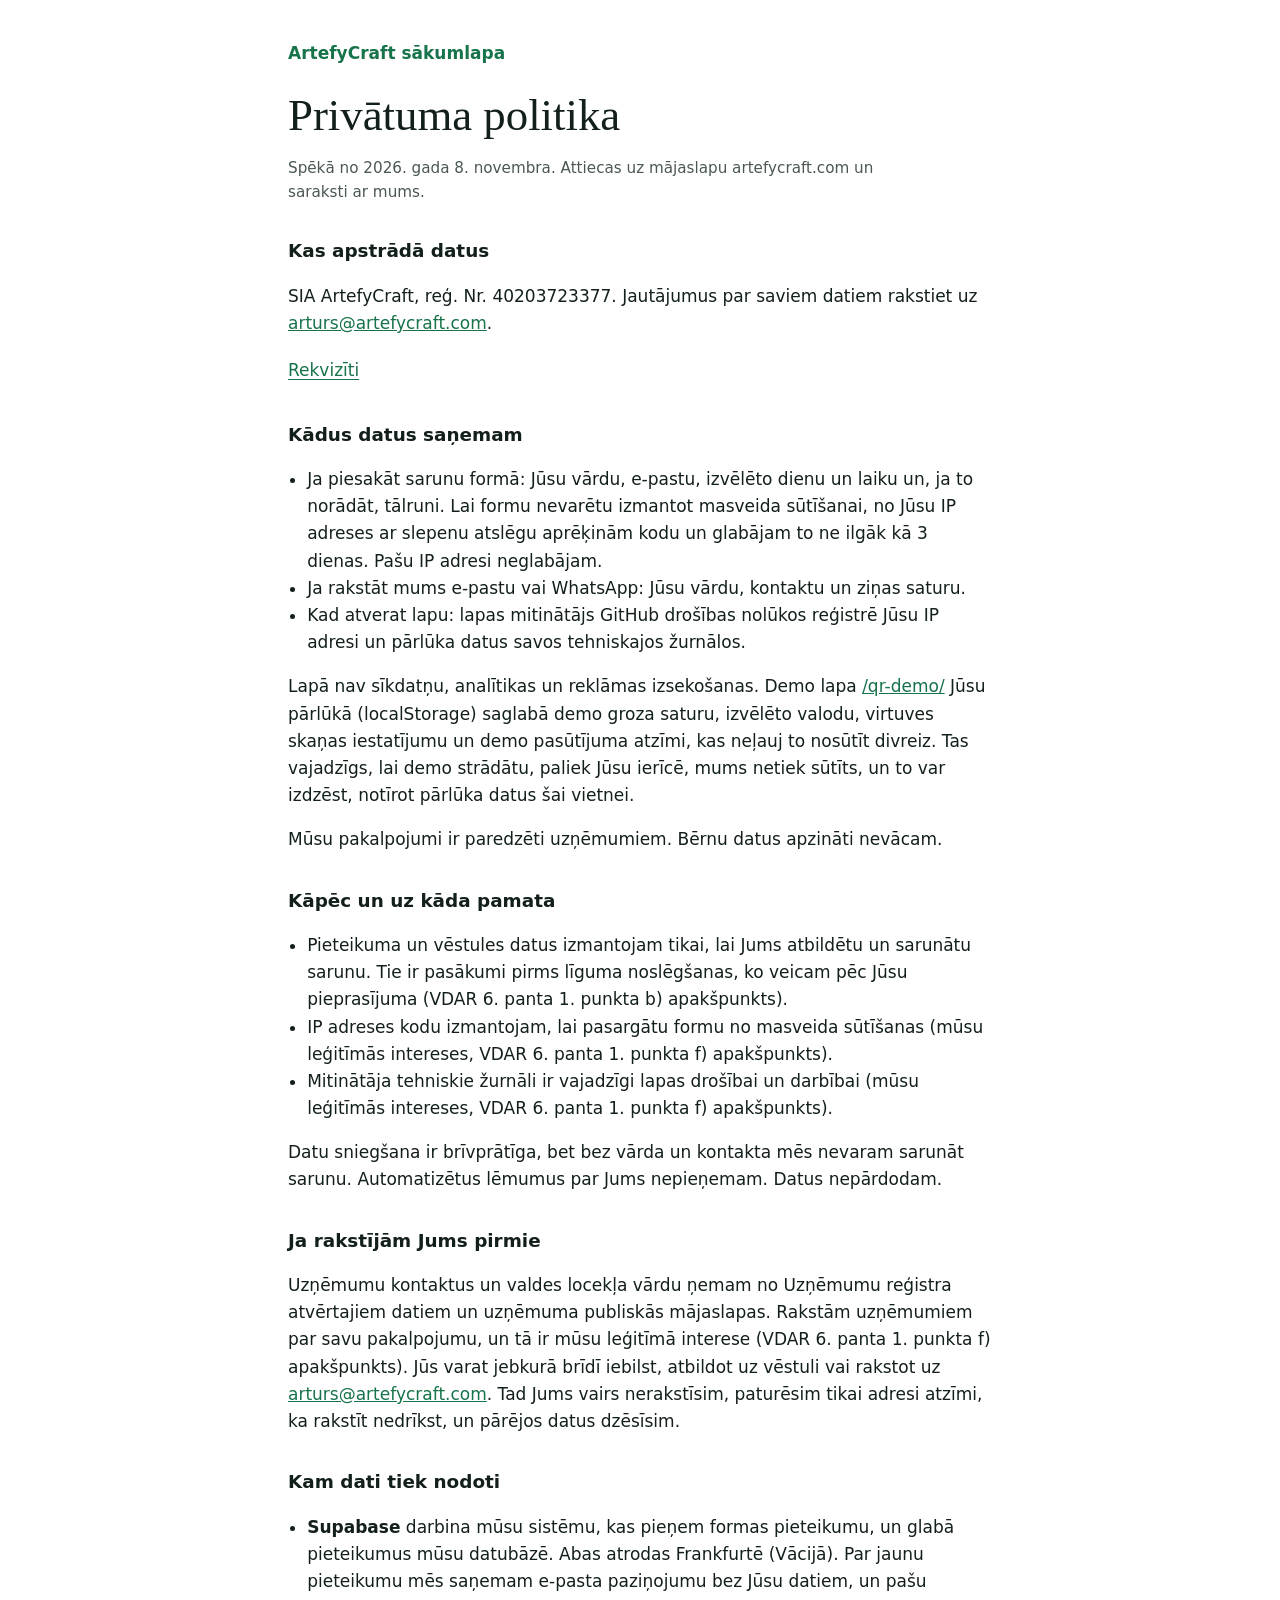
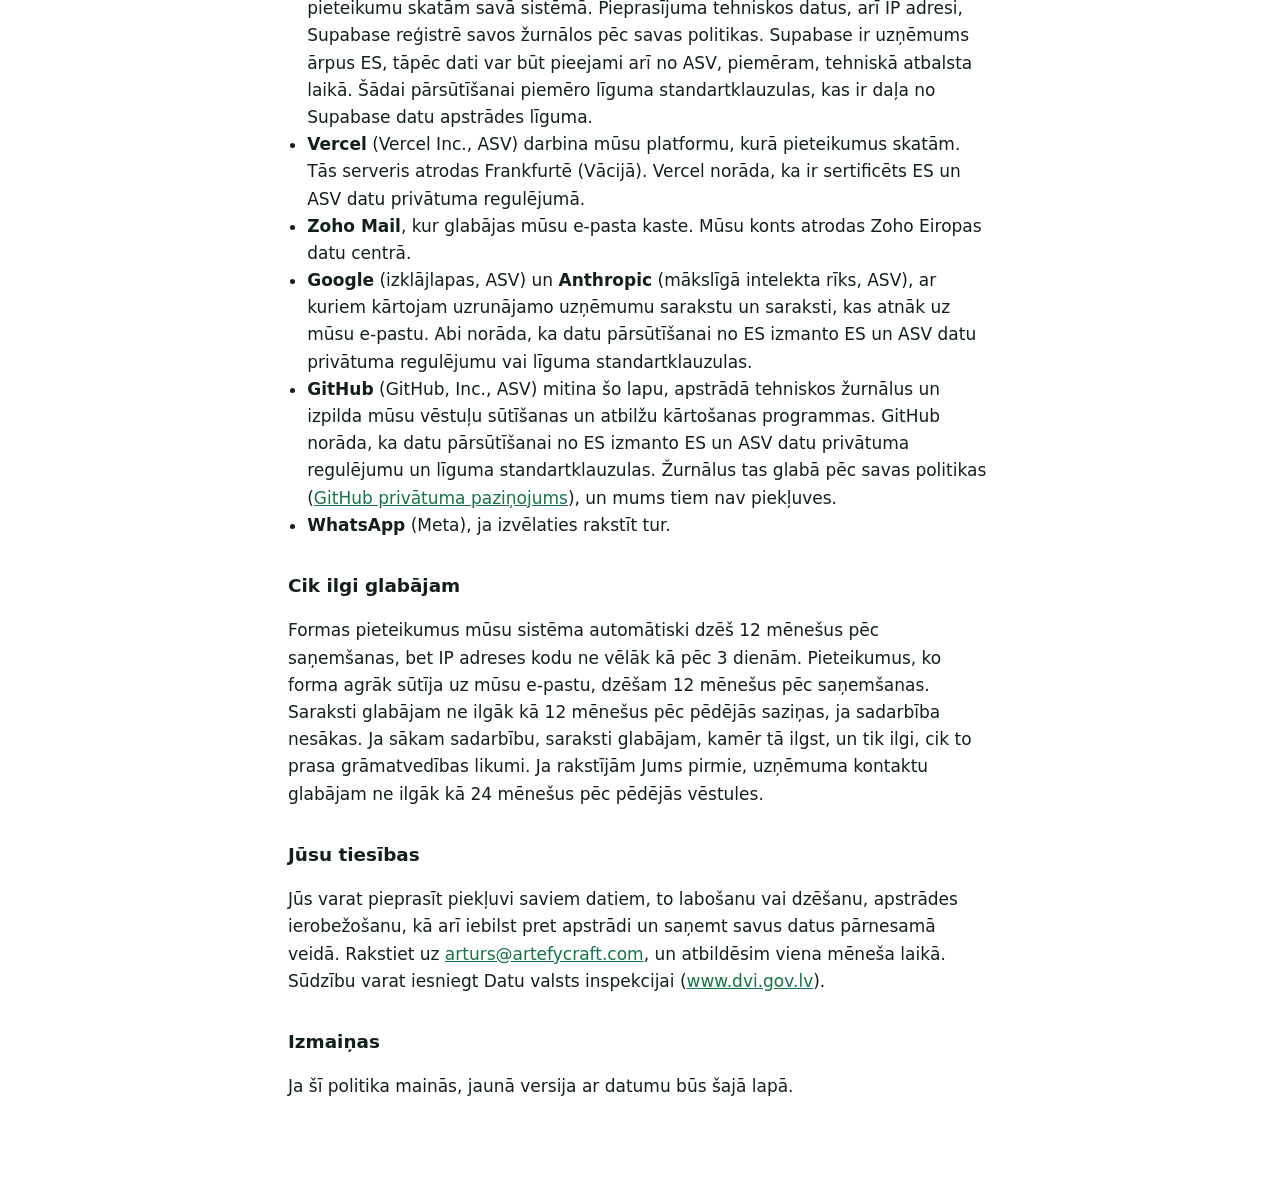
<file: privatums/index.html>
<!doctype html>
<html lang="lv">
<head>
<meta charset="utf-8">
<meta name="viewport" content="width=device-width,initial-scale=1">
<meta http-equiv="Content-Security-Policy" content="default-src 'none'; style-src 'unsafe-inline'; img-src 'self'; base-uri 'none'; form-action 'none'; upgrade-insecure-requests">
<meta name="referrer" content="strict-origin-when-cross-origin">
<title>Privātuma politika | ArtefyCraft</title>
<link rel="icon" href="../favicon.svg" type="image/svg+xml">
<style>
:root{--paper:#FFFFFF;--ink:#13201A;--muted:#4A5850;--line:rgba(19,32,26,.15);--moss:#17734A}
*{box-sizing:border-box}
body{margin:0;background:var(--paper);color:var(--ink);font-family:system-ui,-apple-system,"Segoe UI",Roboto,sans-serif;font-size:1.0625rem;line-height:1.6}
main{max-width:46rem;margin:0 auto;padding:2.5rem 16px 4rem}
a{color:var(--moss)}
h1{font-family:Georgia,"Times New Roman",serif;font-weight:400;font-size:clamp(2rem,1.4rem + 2.4vw,2.8rem);line-height:1.1;margin:1.5rem 0 .5rem}
h2{font-size:1.15rem;margin:2rem 0 .4rem}
p,li{max-width:66ch}
ul{padding-left:1.2rem}
.muted{color:var(--muted);font-size:.95rem}
.back{font-weight:600;text-decoration:none}
.vreq summary{display:inline-block;padding:.2rem 0;cursor:pointer;list-style:none;color:var(--moss);text-decoration:underline;text-underline-offset:3px}
.vreq summary::-webkit-details-marker{display:none}
.vreq p{margin:.3rem 0 0;color:var(--muted);font-size:.95rem}
summary:focus-visible{outline:2px solid var(--moss);outline-offset:3px}
</style>
</head>
<body>
<main>
<a class="back" href="../">ArtefyCraft sākumlapa</a>
<h1>Privātuma politika</h1>
<p class="muted">Spēkā no 2026. gada 8. novembra. Attiecas uz mājaslapu artefycraft.com un saraksti ar mums.</p>

<h2>Kas apstrādā datus</h2>
<p>SIA ArtefyCraft, reģ. Nr. 40203723377. Jautājumus par saviem datiem rakstiet uz <a href="mailto:arturs@artefycraft.com">arturs@artefycraft.com</a>.</p>
<details class="vreq"><summary>Rekvizīti</summary><p>SIA ArtefyCraft, reģ. Nr. 40203723377, PVN reģ. Nr. LV40203723377, juridiskā adrese: Cēsu nov., Priekuļu pag., Dukuri, "Zemturi", LV-4126.</p></details>

<h2>Kādus datus saņemam</h2>
<ul>
<li>Ja piesakāt sarunu formā: Jūsu vārdu, e-pastu, izvēlēto dienu un laiku un, ja to norādāt, tālruni. Lai formu nevarētu izmantot masveida sūtīšanai, no Jūsu IP adreses ar slepenu atslēgu aprēķinām kodu un glabājam to ne ilgāk kā 3 dienas. Pašu IP adresi neglabājam.</li>
<li>Ja rakstāt mums e-pastu vai WhatsApp: Jūsu vārdu, kontaktu un ziņas saturu.</li>
<li>Kad atverat lapu: lapas mitinātājs GitHub drošības nolūkos reģistrē Jūsu IP adresi un pārlūka datus savos tehniskajos žurnālos.</li>
</ul>
<p>Lapā nav sīkdatņu, analītikas un reklāmas izsekošanas. Demo lapa <a href="../qr-demo/">/qr-demo/</a> Jūsu pārlūkā (localStorage) saglabā demo groza saturu, izvēlēto valodu, virtuves skaņas iestatījumu un demo pasūtījuma atzīmi, kas neļauj to nosūtīt divreiz. Tas vajadzīgs, lai demo strādātu, paliek Jūsu ierīcē, mums netiek sūtīts, un to var izdzēst, notīrot pārlūka datus šai vietnei.</p>
<p>Mūsu pakalpojumi ir paredzēti uzņēmumiem. Bērnu datus apzināti nevācam.</p>

<h2>Kāpēc un uz kāda pamata</h2>
<ul>
<li>Pieteikuma un vēstules datus izmantojam tikai, lai Jums atbildētu un sarunātu sarunu. Tie ir pasākumi pirms līguma noslēgšanas, ko veicam pēc Jūsu pieprasījuma (VDAR 6. panta 1. punkta b) apakšpunkts).</li>
<li>IP adreses kodu izmantojam, lai pasargātu formu no masveida sūtīšanas (mūsu leģitīmās intereses, VDAR 6. panta 1. punkta f) apakšpunkts).</li>
<li>Mitinātāja tehniskie žurnāli ir vajadzīgi lapas drošībai un darbībai (mūsu leģitīmās intereses, VDAR 6. panta 1. punkta f) apakšpunkts).</li>
</ul>
<p>Datu sniegšana ir brīvprātīga, bet bez vārda un kontakta mēs nevaram sarunāt sarunu. Automatizētus lēmumus par Jums nepieņemam. Datus nepārdodam.</p>

<h2>Ja rakstījām Jums pirmie</h2>
<p>Uzņēmumu kontaktus un valdes locekļa vārdu ņemam no Uzņēmumu reģistra atvērtajiem datiem un uzņēmuma publiskās mājaslapas. Rakstām uzņēmumiem par savu pakalpojumu, un tā ir mūsu leģitīmā interese (VDAR 6. panta 1. punkta f) apakšpunkts). Jūs varat jebkurā brīdī iebilst, atbildot uz vēstuli vai rakstot uz <a href="mailto:arturs@artefycraft.com">arturs@artefycraft.com</a>. Tad Jums vairs nerakstīsim, paturēsim tikai adresi atzīmi, ka rakstīt nedrīkst, un pārējos datus dzēsīsim.</p>

<h2>Kam dati tiek nodoti</h2>
<ul>
<li><b>Supabase</b> darbina mūsu sistēmu, kas pieņem formas pieteikumu, un glabā pieteikumus mūsu datubāzē. Abas atrodas Frankfurtē (Vācijā). Par jaunu pieteikumu mēs saņemam e-pasta paziņojumu bez Jūsu datiem, un pašu pieteikumu skatām savā sistēmā. Pieprasījuma tehniskos datus, arī IP adresi, Supabase reģistrē savos žurnālos pēc savas politikas. Supabase ir uzņēmums ārpus ES, tāpēc dati var būt pieejami arī no ASV, piemēram, tehniskā atbalsta laikā. Šādai pārsūtīšanai piemēro līguma standartklauzulas, kas ir daļa no Supabase datu apstrādes līguma.</li>
<li><b>Vercel</b> (Vercel Inc., ASV) darbina mūsu platformu, kurā pieteikumus skatām. Tās serveris atrodas Frankfurtē (Vācijā). Vercel norāda, ka ir sertificēts ES un ASV datu privātuma regulējumā.</li>
<li><b>Zoho Mail</b>, kur glabājas mūsu e-pasta kaste. Mūsu konts atrodas Zoho Eiropas datu centrā.</li>
<li><b>Google</b> (izklājlapas, ASV) un <b>Anthropic</b> (mākslīgā intelekta rīks, ASV), ar kuriem kārtojam uzrunājamo uzņēmumu sarakstu un saraksti, kas atnāk uz mūsu e-pastu. Abi norāda, ka datu pārsūtīšanai no ES izmanto ES un ASV datu privātuma regulējumu vai līguma standartklauzulas.</li>
<li><b>GitHub</b> (GitHub, Inc., ASV) mitina šo lapu, apstrādā tehniskos žurnālus un izpilda mūsu vēstuļu sūtīšanas un atbilžu kārtošanas programmas. GitHub norāda, ka datu pārsūtīšanai no ES izmanto ES un ASV datu privātuma regulējumu un līguma standartklauzulas. Žurnālus tas glabā pēc savas politikas (<a href="https://docs.github.com/en/site-policy/privacy-policies/github-general-privacy-statement">GitHub privātuma paziņojums</a>), un mums tiem nav piekļuves.</li>
<li><b>WhatsApp</b> (Meta), ja izvēlaties rakstīt tur.</li>
</ul>

<h2>Cik ilgi glabājam</h2>
<p>Formas pieteikumus mūsu sistēma automātiski dzēš 12 mēnešus pēc saņemšanas, bet IP adreses kodu ne vēlāk kā pēc 3 dienām. Pieteikumus, ko forma agrāk sūtīja uz mūsu e-pastu, dzēšam 12 mēnešus pēc saņemšanas. Saraksti glabājam ne ilgāk kā 12 mēnešus pēc pēdējās saziņas, ja sadarbība nesākas. Ja sākam sadarbību, saraksti glabājam, kamēr tā ilgst, un tik ilgi, cik to prasa grāmatvedības likumi. Ja rakstījām Jums pirmie, uzņēmuma kontaktu glabājam ne ilgāk kā 24 mēnešus pēc pēdējās vēstules.</p>

<h2>Jūsu tiesības</h2>
<p>Jūs varat pieprasīt piekļuvi saviem datiem, to labošanu vai dzēšanu, apstrādes ierobežošanu, kā arī iebilst pret apstrādi un saņemt savus datus pārnesamā veidā. Rakstiet uz <a href="mailto:arturs@artefycraft.com">arturs@artefycraft.com</a>, un atbildēsim viena mēneša laikā. Sūdzību varat iesniegt Datu valsts inspekcijai (<a href="https://www.dvi.gov.lv">www.dvi.gov.lv</a>).</p>

<h2>Izmaiņas</h2>
<p>Ja šī politika mainās, jaunā versija ar datumu būs šajā lapā.</p>
</main>
</body>
</html>
</file>
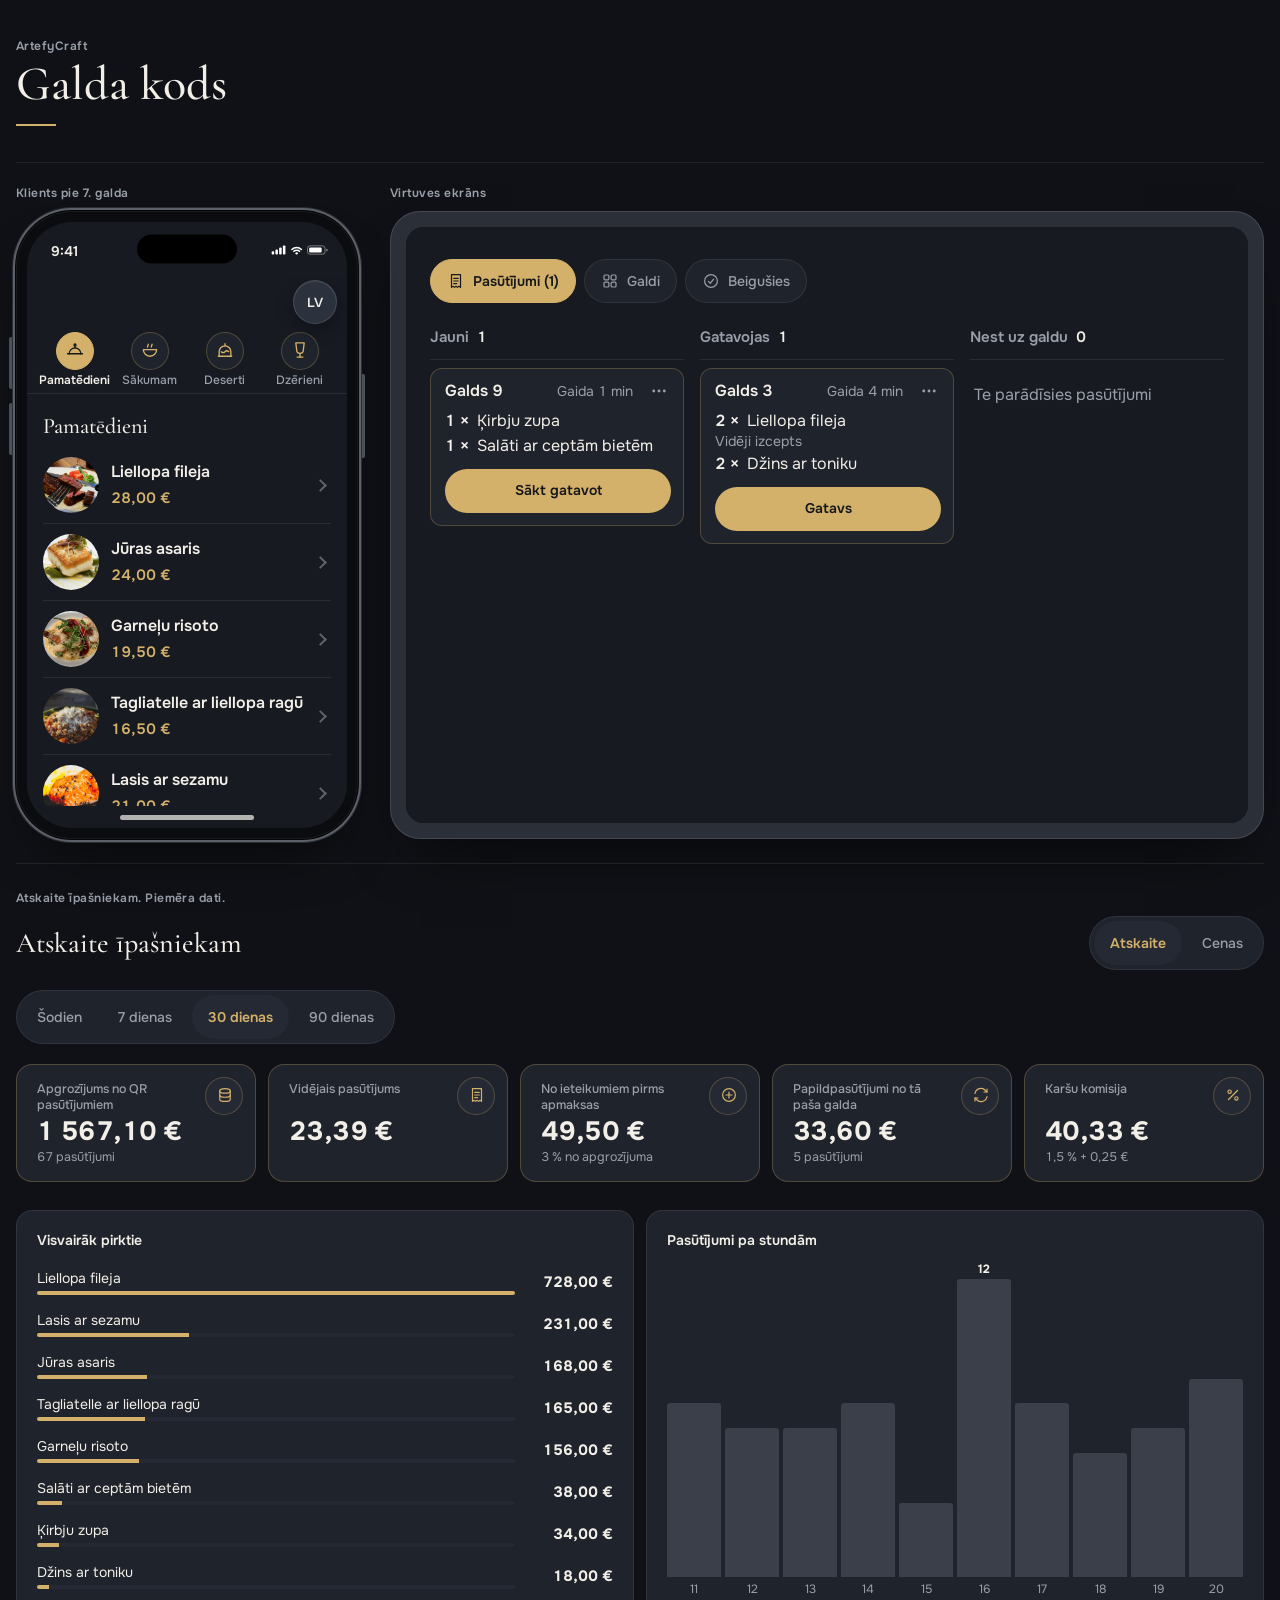
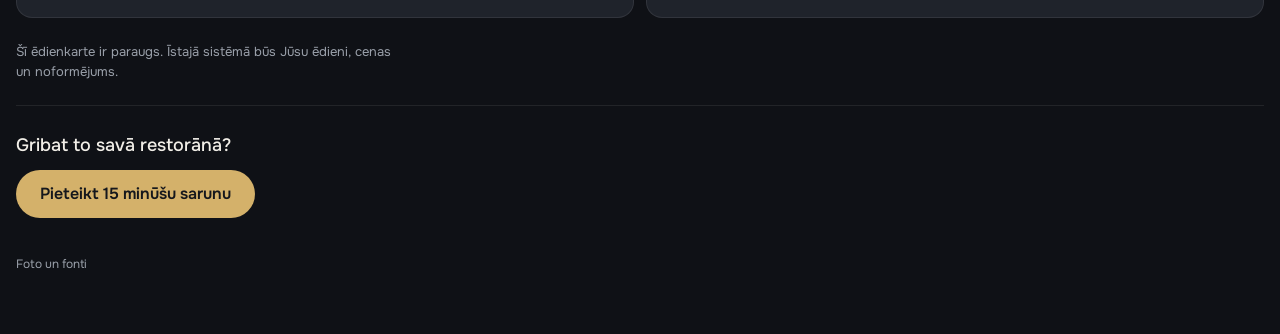
<file: qr-demo/index.html>
<!doctype html>
<html lang="lv">
<head>
<meta charset="utf-8">
<meta name="viewport" content="width=device-width,initial-scale=1,viewport-fit=cover">
<meta name="robots" content="noindex,nofollow">
<title>Galda kods: demo</title>
<link rel="preload" href="fonti/onest-normal-latin.woff2" as="font" type="font/woff2" crossorigin>
<link rel="preload" href="fonti/onest-normal-latin-ext.woff2" as="font" type="font/woff2" crossorigin>
<link rel="preload" href="fonti/cormorant-garamond-normal-latin.woff2" as="font" type="font/woff2" crossorigin>
<link rel="preload" href="fonti/cormorant-garamond-normal-latin-ext.woff2" as="font" type="font/woff2" crossorigin>
<style>@font-face { font-family: 'Cormorant Garamond'; font-style: normal; font-weight: 300 700; font-display: swap; src: url('fonti/cormorant-garamond-normal-cyrillic-ext.woff2') format('woff2'); unicode-range: U+0460-052F, U+1C80-1C8A, U+20B4, U+2DE0-2DFF, U+A640-A69F, U+FE2E-FE2F; } @font-face { font-family: 'Cormorant Garamond'; font-style: normal; font-weight: 300 700; font-display: swap; src: url('fonti/cormorant-garamond-normal-cyrillic.woff2') format('woff2'); unicode-range: U+0301, U+0400-045F, U+0490-0491, U+04B0-04B1, U+2116; } @font-face { font-family: 'Cormorant Garamond'; font-style: normal; font-weight: 300 700; font-display: swap; src: url('fonti/cormorant-garamond-normal-latin-ext.woff2') format('woff2'); unicode-range: U+0100-02BA, U+02BD-02C5, U+02C7-02CC, U+02CE-02D7, U+02DD-02FF, U+0304, U+0308, U+0329, U+1D00-1DBF, U+1E00-1E9F, U+1EF2-1EFF, U+2020, U+20A0-20AB, U+20AD-20C4, U+2113, U+2C60-2C7F, U+A720-A7FF; } @font-face { font-family: 'Cormorant Garamond'; font-style: normal; font-weight: 300 700; font-display: swap; src: url('fonti/cormorant-garamond-normal-latin.woff2') format('woff2'); unicode-range: U+0000-00FF, U+0131, U+0152-0153, U+02BB-02BC, U+02C6, U+02DA, U+02DC, U+0304, U+0308, U+0329, U+2000-206F, U+20AC, U+2122, U+2191, U+2193, U+2212, U+2215, U+FEFF, U+FFFD; } @font-face { font-family: 'Onest'; font-style: normal; font-weight: 400; font-display: swap; src: url('fonti/onest-normal-cyrillic.woff2') format('woff2'); unicode-range: U+0301, U+0400-045F, U+0490-0491, U+04B0-04B1, U+2116; } @font-face { font-family: 'Onest'; font-style: normal; font-weight: 400; font-display: swap; src: url('fonti/onest-normal-latin-ext.woff2') format('woff2'); unicode-range: U+0100-02BA, U+02BD-02C5, U+02C7-02CC, U+02CE-02D7, U+02DD-02FF, U+0304, U+0308, U+0329, U+1D00-1DBF, U+1E00-1E9F, U+1EF2-1EFF, U+2020, U+20A0-20AB, U+20AD-20C4, U+2113, U+2C60-2C7F, U+A720-A7FF; } @font-face { font-family: 'Onest'; font-style: normal; font-weight: 400; font-display: swap; src: url('fonti/onest-normal-latin.woff2') format('woff2'); unicode-range: U+0000-00FF, U+0131, U+0152-0153, U+02BB-02BC, U+02C6, U+02DA, U+02DC, U+0304, U+0308, U+0329, U+2000-206F, U+20AC, U+2122, U+2191, U+2193, U+2212, U+2215, U+FEFF, U+FFFD; } @font-face { font-family: 'Onest'; font-style: normal; font-weight: 500; font-display: swap; src: url('fonti/onest-normal-cyrillic.woff2') format('woff2'); unicode-range: U+0301, U+0400-045F, U+0490-0491, U+04B0-04B1, U+2116; } @font-face { font-family: 'Onest'; font-style: normal; font-weight: 500; font-display: swap; src: url('fonti/onest-normal-latin-ext.woff2') format('woff2'); unicode-range: U+0100-02BA, U+02BD-02C5, U+02C7-02CC, U+02CE-02D7, U+02DD-02FF, U+0304, U+0308, U+0329, U+1D00-1DBF, U+1E00-1E9F, U+1EF2-1EFF, U+2020, U+20A0-20AB, U+20AD-20C4, U+2113, U+2C60-2C7F, U+A720-A7FF; } @font-face { font-family: 'Onest'; font-style: normal; font-weight: 500; font-display: swap; src: url('fonti/onest-normal-latin.woff2') format('woff2'); unicode-range: U+0000-00FF, U+0131, U+0152-0153, U+02BB-02BC, U+02C6, U+02DA, U+02DC, U+0304, U+0308, U+0329, U+2000-206F, U+20AC, U+2122, U+2191, U+2193, U+2212, U+2215, U+FEFF, U+FFFD; } @font-face { font-family: 'Onest'; font-style: normal; font-weight: 600; font-display: swap; src: url('fonti/onest-normal-cyrillic.woff2') format('woff2'); unicode-range: U+0301, U+0400-045F, U+0490-0491, U+04B0-04B1, U+2116; } @font-face { font-family: 'Onest'; font-style: normal; font-weight: 600; font-display: swap; src: url('fonti/onest-normal-latin-ext.woff2') format('woff2'); unicode-range: U+0100-02BA, U+02BD-02C5, U+02C7-02CC, U+02CE-02D7, U+02DD-02FF, U+0304, U+0308, U+0329, U+1D00-1DBF, U+1E00-1E9F, U+1EF2-1EFF, U+2020, U+20A0-20AB, U+20AD-20C4, U+2113, U+2C60-2C7F, U+A720-A7FF; } @font-face { font-family: 'Onest'; font-style: normal; font-weight: 600; font-display: swap; src: url('fonti/onest-normal-latin.woff2') format('woff2'); unicode-range: U+0000-00FF, U+0131, U+0152-0153, U+02BB-02BC, U+02C6, U+02DA, U+02DC, U+0304, U+0308, U+0329, U+2000-206F, U+20AC, U+2122, U+2191, U+2193, U+2212, U+2215, U+FEFF, U+FFFD; } @font-face { font-family: 'Onest'; font-style: normal; font-weight: 700; font-display: swap; src: url('fonti/onest-normal-cyrillic.woff2') format('woff2'); unicode-range: U+0301, U+0400-045F, U+0490-0491, U+04B0-04B1, U+2116; } @font-face { font-family: 'Onest'; font-style: normal; font-weight: 700; font-display: swap; src: url('fonti/onest-normal-latin-ext.woff2') format('woff2'); unicode-range: U+0100-02BA, U+02BD-02C5, U+02C7-02CC, U+02CE-02D7, U+02DD-02FF, U+0304, U+0308, U+0329, U+1D00-1DBF, U+1E00-1E9F, U+1EF2-1EFF, U+2020, U+20A0-20AB, U+20AD-20C4, U+2113, U+2C60-2C7F, U+A720-A7FF; } @font-face { font-family: 'Onest'; font-style: normal; font-weight: 700; font-display: swap; src: url('fonti/onest-normal-latin.woff2') format('woff2'); unicode-range: U+0000-00FF, U+0131, U+0152-0153, U+02BB-02BC, U+02C6, U+02DA, U+02DC, U+0304, U+0308, U+0329, U+2000-206F, U+20AC, U+2122, U+2191, U+2193, U+2212, U+2215, U+FEFF, U+FFFD; }</style>
<style>:root{color-scheme:light;box-sizing:border-box;padding-top:env(safe-area-inset-top,0px);padding-bottom:env(safe-area-inset-bottom,0px)}html{scroll-padding-top:env(safe-area-inset-top,0px)}body{margin:0;padding:0;font:14px -apple-system,BlinkMacSystemFont,sans-serif;background:#fff;color:#000}img{max-width:100%}[hidden]:not([hidden=until-found i]){display:none!important}</style>
</head>
<body>
<style>
/* Layout concept: dark gold app. The guest phone, the kitchen tablet and the owner's report are one product UI in the look of the owner's 2026-11-14 reference: charcoal screens, cards a step lighter with a gold hairline, one warm gold for every action, price, active state and icon stroke, light text with grey for what matters less, a thin line-icon set in circles, round food photos, a serif for the names and titles only and a sans for everything else. Nothing decorative beyond that: no gradients, no second colour, no shadows beyond a card's edge and the cart bar's lift. */
:root {
  color-scheme: dark;
  --accent: #D4B16A;
  --accent-ink: #15171C;
  --accent-tint: rgba(212,177,106,.12);
  --gold-line: rgba(212,177,106,.28);
  --pine: #F2EFE8;
  --pine-2: #9AA0AA;
  --leaf: #D4B16A;
  --chip: #242933;
  --turmeric: #D4B16A;
  --chili: #D4B16A;
  --tile: #1F232B;
  --paper: #0F1116;
  --screen: #171A21;
  --card: #1F232B;
  --raise: #242933;
  --ink: #F2EFE8;
  --ink-2: #9AA0AA;
  --line: rgba(255,255,255,.08);
  --night: #171A21;
  --night-2: #1F232B;
  --night-3: #242933;
  --ticket: #F2EFE8;
  --ok: #9AA0AA;
  --gold: #D4B16A;
  --gold-2: #C4A25E;
  --cream: #F2EFE8;
  --cream-2: #9AA0AA;
  --serif: "Cormorant Garamond", Georgia, "Times New Roman", serif;
  --display: Onest, -apple-system, "Segoe UI", Roboto, Arial, sans-serif;
  --body: Onest, -apple-system, "Segoe UI", Roboto, Arial, sans-serif;
  --mono: ui-monospace, "SF Mono", "Roboto Mono", Menlo, Consolas, monospace;
  /* the icon set: 16 thin-line icons, 24 px grid, stroke 1.6, used as masks over currentColor */
  --i-cloche: url("data:image/svg+xml,%3Csvg xmlns='http://www.w3.org/2000/svg' viewBox='0 0 24 24' fill='none' stroke='black' stroke-width='1.6' stroke-linecap='round' stroke-linejoin='round'%3E%3Cpath d='M3 16.5h18'/%3E%3Cpath d='M5 16.5a7 7 0 0 1 14 0'/%3E%3Cpath d='M12 9.5v-2'/%3E%3Ccircle cx='12' cy='6' r='1.2'/%3E%3C/svg%3E");
  --i-bowl: url("data:image/svg+xml,%3Csvg xmlns='http://www.w3.org/2000/svg' viewBox='0 0 24 24' fill='none' stroke='black' stroke-width='1.6' stroke-linecap='round' stroke-linejoin='round'%3E%3Cpath d='M4 11.5h16a8 8 0 0 1-16 0z'/%3E%3Cpath d='M9 8.5c0-1.5 1-2 1-3.5M13.5 8.5c0-1.5 1-2 1-3.5'/%3E%3C/svg%3E");
  --i-cake: url("data:image/svg+xml,%3Csvg xmlns='http://www.w3.org/2000/svg' viewBox='0 0 24 24' fill='none' stroke='black' stroke-width='1.6' stroke-linecap='round' stroke-linejoin='round'%3E%3Cpath d='M4 19.5h16'/%3E%3Cpath d='M5 19.5v-5.5a7 7 0 0 1 14 0v5.5'/%3E%3Cpath d='M12 7V4.5'/%3E%3Cpath d='M7.5 14c1.5 1.5 3 1.5 4.5 0s3-1.5 4.5 0'/%3E%3C/svg%3E");
  --i-glass: url("data:image/svg+xml,%3Csvg xmlns='http://www.w3.org/2000/svg' viewBox='0 0 24 24' fill='none' stroke='black' stroke-width='1.6' stroke-linecap='round' stroke-linejoin='round'%3E%3Cpath d='M7 3.5h10l-1 8.5a4 4 0 0 1-8 0z'/%3E%3Cpath d='M12 16v4.5'/%3E%3Cpath d='M8.5 20.5h7'/%3E%3C/svg%3E");
  --i-bag: url("data:image/svg+xml,%3Csvg xmlns='http://www.w3.org/2000/svg' viewBox='0 0 24 24' fill='none' stroke='black' stroke-width='1.6' stroke-linecap='round' stroke-linejoin='round'%3E%3Cpath d='M5 8.5h14l-1 12H6z'/%3E%3Cpath d='M9 8.5V6.5a3 3 0 0 1 6 0v2'/%3E%3C/svg%3E");
  --i-check: url("data:image/svg+xml,%3Csvg xmlns='http://www.w3.org/2000/svg' viewBox='0 0 24 24' fill='none' stroke='black' stroke-width='1.6' stroke-linecap='round' stroke-linejoin='round'%3E%3Cpath d='M5 12.5l4.5 4.5L19 7.5'/%3E%3C/svg%3E");
  --i-pot: url("data:image/svg+xml,%3Csvg xmlns='http://www.w3.org/2000/svg' viewBox='0 0 24 24' fill='none' stroke='black' stroke-width='1.6' stroke-linecap='round' stroke-linejoin='round'%3E%3Cpath d='M4 10.5h16v5.5a4 4 0 0 1-4 4H8a4 4 0 0 1-4-4z'/%3E%3Cpath d='M2 10.5h20'/%3E%3Cpath d='M9.5 7.5c0-1.5 1-2 1-3.5M14 7.5c0-1.5 1-2 1-3.5'/%3E%3C/svg%3E");
  --i-bell: url("data:image/svg+xml,%3Csvg xmlns='http://www.w3.org/2000/svg' viewBox='0 0 24 24' fill='none' stroke='black' stroke-width='1.6' stroke-linecap='round' stroke-linejoin='round'%3E%3Cpath d='M6 17h12l-1.5-2.5V11a4.5 4.5 0 0 0-9 0v3.5z'/%3E%3Cpath d='M10 20h4'/%3E%3Cpath d='M12 6.5V4.5'/%3E%3C/svg%3E");
  --i-table: url("data:image/svg+xml,%3Csvg xmlns='http://www.w3.org/2000/svg' viewBox='0 0 24 24' fill='none' stroke='black' stroke-width='1.6' stroke-linecap='round' stroke-linejoin='round'%3E%3Cpath d='M3 8.5h18'/%3E%3Cpath d='M5.5 8.5l.8 11M18.5 8.5l-.8 11'/%3E%3Cpath d='M7 14.5h10'/%3E%3C/svg%3E");
  --i-receipt: url("data:image/svg+xml,%3Csvg xmlns='http://www.w3.org/2000/svg' viewBox='0 0 24 24' fill='none' stroke='black' stroke-width='1.6' stroke-linecap='round' stroke-linejoin='round'%3E%3Cpath d='M6 3.5h12v17l-2-1.5-2 1.5-2-1.5-2 1.5-2-1.5-2 1.5z'/%3E%3Cpath d='M9 8.5h6M9 12h6M9 15.5h4'/%3E%3C/svg%3E");
  --i-grid: url("data:image/svg+xml,%3Csvg xmlns='http://www.w3.org/2000/svg' viewBox='0 0 24 24' fill='none' stroke='black' stroke-width='1.6' stroke-linecap='round' stroke-linejoin='round'%3E%3Crect x='4' y='4' width='6.5' height='6.5' rx='1.5'/%3E%3Crect x='13.5' y='4' width='6.5' height='6.5' rx='1.5'/%3E%3Crect x='4' y='13.5' width='6.5' height='6.5' rx='1.5'/%3E%3Crect x='13.5' y='13.5' width='6.5' height='6.5' rx='1.5'/%3E%3C/svg%3E");
  --i-check-circle: url("data:image/svg+xml,%3Csvg xmlns='http://www.w3.org/2000/svg' viewBox='0 0 24 24' fill='none' stroke='black' stroke-width='1.6' stroke-linecap='round' stroke-linejoin='round'%3E%3Ccircle cx='12' cy='12' r='8.5'/%3E%3Cpath d='M8.5 12.5l2.5 2.5 4.5-5.5'/%3E%3C/svg%3E");
  --i-coins: url("data:image/svg+xml,%3Csvg xmlns='http://www.w3.org/2000/svg' viewBox='0 0 24 24' fill='none' stroke='black' stroke-width='1.6' stroke-linecap='round' stroke-linejoin='round'%3E%3Cellipse cx='12' cy='6.5' rx='7' ry='3'/%3E%3Cpath d='M5 6.5v11c0 1.7 3.1 3 7 3s7-1.3 7-3v-11'/%3E%3Cpath d='M5 12c0 1.7 3.1 3 7 3s7-1.3 7-3'/%3E%3C/svg%3E");
  --i-plus-circle: url("data:image/svg+xml,%3Csvg xmlns='http://www.w3.org/2000/svg' viewBox='0 0 24 24' fill='none' stroke='black' stroke-width='1.6' stroke-linecap='round' stroke-linejoin='round'%3E%3Ccircle cx='12' cy='12' r='8.5'/%3E%3Cpath d='M12 8v8M8 12h8'/%3E%3C/svg%3E");
  --i-repeat: url("data:image/svg+xml,%3Csvg xmlns='http://www.w3.org/2000/svg' viewBox='0 0 24 24' fill='none' stroke='black' stroke-width='1.6' stroke-linecap='round' stroke-linejoin='round'%3E%3Cpath d='M4 10a8 8 0 0 1 14-4l2 2'/%3E%3Cpath d='M20 4v4h-4'/%3E%3Cpath d='M20 14a8 8 0 0 1-14 4l-2-2'/%3E%3Cpath d='M4 20v-4h4'/%3E%3C/svg%3E");
  --i-percent: url("data:image/svg+xml,%3Csvg xmlns='http://www.w3.org/2000/svg' viewBox='0 0 24 24' fill='none' stroke='black' stroke-width='1.6' stroke-linecap='round' stroke-linejoin='round'%3E%3Cpath d='M18 6L6 18'/%3E%3Ccircle cx='7.5' cy='7.5' r='2.2'/%3E%3Ccircle cx='16.5' cy='16.5' r='2.2'/%3E%3C/svg%3E");
}

* { box-sizing: border-box; }
html, body { height: 100%; margin: 0; }
* { font-feature-settings: "lnum" 1 !important; }
body { font-family: var(--body); color: var(--ink); background: var(--paper); -webkit-font-smoothing: antialiased; }
b, output, .k-table, .k-meta, .a-stat, .g-pay-total, .g-ticket-no, .g-ticket-total, .k-col h2 span, .k-till, .g-cta { font-variant-numeric: tabular-nums; }
button, input { font: inherit; color: inherit; }
button { cursor: pointer; }
:focus-visible { outline: 2px solid var(--accent); outline-offset: 2px; }
h1, h2, h3, p { margin: 0; }
/* an icon: a pseudo-element masked with one of the set, painted in the current text colour */
.g-tabs button::after, .g-steps li::after, .k-top nav button::before, .a-stat::after, .g-cta-label::before { content: ""; display: block; background: currentColor; -webkit-mask: var(--i) center / contain no-repeat; mask: var(--i) center / contain no-repeat; }

/* ---- guest ---- */
.g-app { --g-bg: #171A21; --g-card: #1F232B; --g-raise: #242933; --g-txt: #F2EFE8; --g-txt-2: #9AA0AA; --g-rule: rgba(255,255,255,.08); --g-rule-2: rgba(212,177,106,.28); --g-oak: #D4B16A; --g-oak-ink: #15171C; --g-block: #D4B16A; --g-block-ink: #15171C; --g-velvet: #1F232B; --g-deep: #171A21; position: relative; isolation: isolate; display: flex; flex-direction: column; height: 100%; max-width: 560px; margin: 0 auto; background: var(--g-bg); color: var(--g-txt); overflow: hidden; }
.g-ambient { display: none; }
body:has(.g-app) { background: #171A21; }
.g-center { flex: 1; display: grid; place-items: center; padding: 24px; text-align: center; color: var(--g-txt-2); }
/* the head is a bar: table on the left, languages on the right, the restaurant's name under them in the serif */
.g-eyebrow { display: block; font: 500 12px/1 var(--body); color: var(--g-txt-2); margin-bottom: 4px; }
.g-head { position: relative; display: flex; flex-direction: column; gap: 12px; padding: 8px 16px 16px; background: var(--g-bg); overflow: hidden; }
.g-head.has-photo { min-height: 0; }
.g-hero-photo { display: none; }
.g-head-top { position: relative; display: flex; justify-content: space-between; align-items: center; gap: 12px; }
.g-name { position: relative; }
.g-head strong { display: block; font: 500 30px/1.1 var(--serif); letter-spacing: 0; text-wrap: balance; color: var(--g-txt); }
.g-table-no { display: inline-flex; align-items: baseline; gap: 4px; padding: 0; border: 0; border-radius: 0; background: none; color: var(--g-txt-2); font: 500 13px/1 var(--body); }   /* plain text, no chip around a word and a number */
.g-table-no b { font-size: 14px; font-weight: 700; line-height: 1; color: var(--g-txt); }
.g-langs { display: flex; gap: 4px; padding: 0; border: 0; background: none; }
.g-langs button { border: 0; background: none; color: var(--g-txt-2); font-size: 13px; font-weight: 500; min-width: 44px; min-height: 44px; border-radius: 10px; }
.g-langs button[aria-pressed="true"] { color: var(--g-oak); font-weight: 700; background: var(--g-raise); }
/* the category row, as the reference's quick actions: four circles with a line icon and a label under each; the current one gold-filled; it stays sticky because the category jump needs it */
.g-tabs { position: sticky; top: 0; z-index: 2; display: grid; grid-template-columns: repeat(4, minmax(0, 1fr)); gap: 4px; overflow: visible; padding: 8px 12px 12px; background: rgba(23,26,33,.96); -webkit-backdrop-filter: blur(10px); backdrop-filter: blur(10px); border-bottom: 1px solid var(--g-rule); scrollbar-width: none; }
.g-tabs button { position: relative; flex: none; display: flex; flex-direction: column; align-items: center; gap: 8px; min-height: 0; border: 0; background: none; padding: 0; color: var(--g-txt-2); font-size: 12px; font-weight: 500; line-height: 1.1; white-space: nowrap; }
.g-tabs button::before { content: ""; width: 44px; height: 44px; border-radius: 50%; border: 1px solid var(--g-rule-2); background: var(--g-card); }
.g-tabs button::after { position: absolute; top: 11px; left: 50%; margin-left: -11px; width: 22px; height: 22px; color: var(--g-oak); }
.g-tabs button:nth-child(1) { --i: var(--i-cloche); }
.g-tabs button:nth-child(2) { --i: var(--i-bowl); }
.g-tabs button:nth-child(3) { --i: var(--i-cake); }
.g-tabs button:nth-child(4) { --i: var(--i-glass); }
.g-tabs button:nth-child(n+5) { --i: var(--i-cloche); }
.g-tabs button[aria-current="true"] { color: var(--g-txt); font-weight: 600; }
.g-tabs button[aria-current="true"]::before { background: var(--g-oak); border-color: var(--g-oak); }
.g-tabs button[aria-current="true"]::after { color: var(--g-oak-ink); }
.g-scroll { flex: 1; overflow-y: auto; -webkit-overflow-scrolling: touch; padding-bottom: 96px; }
.g-cat { padding: 0 16px; scroll-margin-top: 88px; }
.g-cat h2 { font: 500 22px/1.15 var(--serif); letter-spacing: 0; color: var(--g-txt); padding: 20px 0 8px; }
/* dishes are rows: a round photo at the left, the text, the price in gold, the add circle at the right, a hairline between rows */
.g-items { display: grid; grid-template-columns: minmax(0, 1fr); gap: 0; }
.g-item { position: relative; display: flex; flex-direction: row; align-items: center; gap: 12px; padding: 12px 0; border-radius: 0; background: none; box-shadow: none; border-bottom: 1px solid var(--g-rule); overflow: visible; cursor: pointer; }
.g-item-pic { display: contents; }   /* its photo and its add control become the row's own items: photo left, control right */
.g-item-pic .g-visual { order: 0; flex: none; width: 48px; height: 48px; aspect-ratio: 1 / 1; border-radius: 50%; }
.g-item-text { order: 1; flex: 1; min-width: 0; display: flex; flex-direction: column; gap: 4px; padding: 0; }
.g-item h3 { font-size: 16px; font-weight: 600; line-height: 1.25; }
.g-item p { font-size: 13px; line-height: 1.4; color: var(--g-txt-2); display: -webkit-box; -webkit-line-clamp: 2; -webkit-box-orient: vertical; overflow: hidden; }
.g-item b { margin-top: 4px; align-self: flex-start; color: var(--g-oak); font-size: 15px; font-weight: 600; line-height: 1.4; font-variant-numeric: tabular-nums; }
.g-visual { display: block; border-radius: 50%; overflow: hidden; background: var(--g-raise); }
.g-visual img, .g-visual svg { display: block; width: 100%; height: 100%; object-fit: cover; }
.g-item-add { order: 2; flex: none; display: grid; place-items: center; width: 30px; height: 30px; border-radius: 50%; border: 1px solid var(--g-rule-2); background: var(--g-card); color: var(--g-oak); box-shadow: none; font-size: 20px; font-weight: 400; line-height: 1; }
/* a chosen dish: its count stands as "1 ×" in gold text where the add circle was (no disc around a number) */
.g-item.has-qty .g-item-add { display: block; white-space: nowrap; width: auto; height: auto; padding: 0; border: 0; border-radius: 0; background: none; font-size: 15px; font-weight: 700; line-height: 1.4; }
.g-item.has-qty .g-item-add::after { content: " \00d7"; }
.g-cat .g-item.is-out { cursor: default; }
.g-item.is-out h3, .g-item.is-out p { color: var(--g-txt-2); }
.g-item.is-out b { color: var(--g-txt-2); text-decoration: line-through; }
.g-item.is-out img { filter: grayscale(1); opacity: .4; }
.g-item-foot { display: flex; margin-top: 4px; }
.g-chip { font-size: 12px; font-weight: 600; border: 0; border-radius: 0; padding: 0; color: var(--g-txt-2); }   /* a status as plain text */
.g-bar { position: absolute; z-index: 3; left: 14px; right: 14px; bottom: calc(14px + env(safe-area-inset-bottom, 0px)); }
.g-bar .g-cta { box-shadow: 0 10px 28px rgba(0,0,0,.45); }
.g-cta { display: flex; justify-content: space-between; align-items: center; gap: 8px; width: 100%; min-height: 54px; border: 0; border-radius: 999px; padding: 0 20px; background: var(--g-oak); color: var(--g-oak-ink); font-size: 16px; font-weight: 600; font-variant-numeric: tabular-nums; }
.g-cta > span:last-child:not(:only-child) { font-size: 17px; font-weight: 700; }
.g-cta:active { background: var(--gold-2); }
.g-cta:disabled { background: var(--g-raise); color: var(--g-txt-2); cursor: default; }
.g-cta > span:only-child { margin: 0 auto; }
.g-cta > span { white-space: nowrap; }
/* the add button without room for its word beside the price: the word sits above the price, both whole */
#picker-add.is-tight { flex-direction: column; justify-content: center; gap: 2px; padding: 6px 12px; }
#picker-add.is-tight > span { line-height: 1.15; }
#picker-add.is-tight > span:first-child { font-size: 13px; font-weight: 500; }
#picker-add.is-tight > span:last-child { font-size: 16px; }
/* no word leaves its frame on a narrow phone (2026-11-16): a long category name takes two lines, a button's
   word takes two lines, the cart's suggestions are rows, the kitchen's three tabs share the width */
#phone-screen .g-tabs { grid-template-columns: repeat(4, minmax(min-content, 1fr)); }
#phone-screen .g-tabs button { white-space: normal; text-align: center; text-wrap: balance; }
.g-cta > span:only-child { white-space: normal; text-align: center; text-wrap: balance; line-height: 1.2; }
.g-cta:has(> span:only-child) { padding-block: 8px; }
#phone-screen .g-suggest { grid-template-columns: minmax(0, 1fr); }
#phone-screen .g-suggest-item { grid-template-columns: minmax(0, 1fr) auto; align-items: center; align-content: center; gap: 12px; min-height: 48px; padding: 12px 16px; }
@media (max-width: 480px) {
  #kitchen-screen .k-top nav { flex: 1 1 100%; display: grid; grid-template-columns: repeat(3, minmax(0, 1fr)); overflow: visible; }
  #kitchen-screen .k-top nav button { justify-content: center; padding: 6px 8px; border-radius: 14px; white-space: normal; text-align: center; line-height: 1.2; font-size: 13px; }
  #kitchen-screen .k-top nav button::before { display: none; }
}
.g-sheet-foot.is-add .g-cta { padding: 0 16px; min-width: 0; }
.g-sheet-foot.is-add .g-qty button { width: 36px; }
.g-cta-count { display: inline; order: 1; flex: 1; min-width: 0; height: auto; border-radius: 0; background: none; color: inherit; font-size: 16px; font-weight: 600; text-align: left; }
.g-cta-count::before { content: "("; }
.g-cta-count::after { content: ")"; }
.g-cta-label { order: 0; flex: none; display: inline-flex; align-items: center; gap: 8px; --i: var(--i-bag); }
.g-cta-label::before { width: 20px; height: 20px; }
.g-cta > span:last-child:not(:only-child) { order: 2; }
.g-backdrop { position: absolute; z-index: 5; inset: 0; background: rgba(0,0,0,.55); }
.g-sheet { position: absolute; z-index: 6; left: 0; right: 0; bottom: 0; max-height: 92%; display: flex; flex-direction: column; background: var(--g-card); border-radius: 20px 20px 0 0; overflow: hidden; }
.g-sheet-tall { height: 90%; }
.g-sheet-body { flex: 1; overflow-y: auto; padding: 20px 20px; }
.g-sheet-body h2 { font: 500 26px/1.15 var(--serif); letter-spacing: 0; }
.g-close { position: absolute; z-index: 1; top: 12px; right: 12px; width: 36px; height: 36px; border: 1px solid var(--g-rule-2); border-radius: 50%; background: var(--g-raise); color: var(--g-txt); font-size: 20px; line-height: 1; }
.g-close + .g-sheet-body h2 { padding-right: 44px; }
.g-sheet-photo { position: relative; margin: -20px -20px 16px; height: 220px; overflow: hidden; }
.g-sheet-photo .g-visual { height: 100%; border-radius: 0; }
.g-sheet-photo::after { display: none; }
.g-sheet-photo + h2 { padding-right: 0; }
.g-sheet-foot { padding: 12px 20px calc(12px + env(safe-area-inset-bottom, 0px)); border-top: 1px solid var(--g-rule); display: grid; gap: 12px; }
.g-sheet-foot.is-add { display: flex; align-items: stretch; gap: 12px; }
.g-sheet-title { display: flex; justify-content: space-between; align-items: baseline; gap: 12px; margin-bottom: 8px; }
.g-sheet-title b { color: var(--g-oak); }
.g-muted { color: var(--g-txt-2); line-height: 1.45; margin-top: 8px; }
.g-small { font-size: 13px; }
.g-group { border: 0; padding: 0; margin: 20px 0 0; display: grid; gap: 8px; }
.g-group.is-one { grid-template-columns: repeat(auto-fit, minmax(96px, 1fr)); }
.g-group legend { font-size: 14px; font-weight: 600; color: var(--g-txt); padding: 0 0 8px; display: flex; justify-content: space-between; align-items: baseline; width: 100%; }
.g-group legend small { font: 400 12px/1 var(--body); color: var(--g-txt-2); margin-left: 8px; }
.g-choice { display: flex; align-items: center; gap: 12px; min-height: 48px; padding: 0 16px; border: 1px solid var(--g-rule); border-radius: 12px; background: var(--g-raise); color: var(--g-txt); font-size: 14px; font-variant-numeric: tabular-nums; text-align: left; }
.g-choice.is-many > span:first-child { flex: 1; }
.g-choice.is-one { flex-direction: column; justify-content: center; gap: 4px; min-height: 60px; padding: 8px; border-radius: 12px; text-align: center; }
.g-choice.is-one span + span { color: var(--g-txt-2); font-size: 13px; }
.g-choice span + span { color: var(--g-txt); font-size: 14px; font-weight: 600; }
.g-choice.is-many::before { content: ""; flex: none; width: 18px; height: 18px; border: 1.5px solid var(--g-txt-2); border-radius: 50%; }
.g-choice[aria-pressed="true"] { border-color: var(--g-oak); background: var(--accent-tint); font-weight: 500; }
.g-choice.is-many[aria-pressed="true"]::before { border-color: var(--g-oak); background: var(--g-oak); box-shadow: inset 0 0 0 3px var(--g-raise); }
.g-choice[aria-pressed="true"] span + span { color: var(--g-oak); }
.g-note { display: block; font-size: 14px; font-weight: 600; margin-top: 20px; }
.g-note-input { width: 100%; min-height: 48px; margin-top: 8px; padding: 0 12px; border: 1px solid var(--g-rule); border-radius: 12px; background: var(--g-raise); color: var(--g-txt); }
.g-note-input::placeholder { color: var(--g-txt-2); opacity: 1; }
.g-qty { flex: none; display: inline-flex; align-items: center; border: 1px solid var(--g-rule-2); border-radius: 999px; background: var(--g-raise); }
.g-qty button { width: 42px; height: 52px; border: 0; background: none; color: var(--g-oak); font-size: 20px; }
.g-qty output { min-width: 22px; text-align: center; font-size: 16px; font-weight: 700; font-variant-numeric: tabular-nums; }
.g-qty-small { border-radius: 999px; }
.g-qty-small button { width: 36px; height: 40px; }
.g-line { display: flex; align-items: center; gap: 12px; padding: 12px 0; border-bottom: 1px solid var(--g-rule); }
.g-line-pic { flex: none; width: 44px; height: 44px; border-radius: 50%; }
.g-line-text { flex: 1; min-width: 0; display: grid; gap: 4px; }
.g-line-text b { font-size: 15px; font-weight: 600; line-height: 1.25; }
.g-line-text span { color: var(--g-txt-2); font-size: 13px; font-variant-numeric: tabular-nums; }
.g-line-text .g-line-price { color: var(--g-oak); font-size: 14px; font-weight: 600; }
.g-also { font-size: 14px; font-weight: 600; color: var(--g-txt); margin: 20px 0 12px; }
.g-suggest { display: grid; grid-template-columns: repeat(3, minmax(0, 1fr)); gap: 8px; }
.g-suggest-item { display: grid; gap: 8px; align-content: space-between; min-height: 80px; padding: 12px; border: 1px solid var(--g-rule); border-radius: 12px; background: var(--g-raise); color: var(--g-txt); text-align: left; overflow: hidden; }
.g-suggest-name { font-size: 13px; line-height: 1.25; font-weight: 600; }
.g-suggest-price { color: var(--g-oak); font-size: 13px; font-weight: 600; font-variant-numeric: tabular-nums; }
.g-cart-table { display: flex; align-items: center; gap: 12px; font-size: 13px; line-height: 1.35; color: var(--g-txt-2); }
.g-cart-table b { flex: none; padding: 0; border-radius: 0; background: none; color: var(--g-txt); font-size: 13px; font-weight: 600; }
.g-hint { text-align: center; color: var(--g-txt-2); font-size: 12px; }
.g-notice { background: var(--accent-tint); border: 1px solid var(--g-rule-2); border-radius: 12px; padding: 12px 12px; font-size: 14px; margin: 12px 16px; }
.g-sheet .g-notice { margin: 0 0 8px; }
.g-error { color: var(--g-oak); font-size: 14px; font-weight: 600; }
.g-brand { flex: none; padding: 16px 20px 12px; background: var(--g-bg); border-bottom: 1px solid var(--g-rule); font: 500 24px/1.1 var(--serif); }
.g-pay-table { align-self: flex-start; padding: 0; border-radius: 0; background: none; color: var(--g-txt); font-size: 13px; font-weight: 600; }
.g-pay { flex: 1; display: flex; flex-direction: column; justify-content: center; gap: 16px; padding: 28px 24px; }
.g-pay h1 { font: 500 28px/1.15 var(--serif); }
.g-pay p { color: var(--g-txt-2); line-height: 1.5; }
/* the amount is the largest thing on the screen, as in the reference app */
.g-pay-total { font-size: 48px; font-weight: 700; line-height: 1; letter-spacing: -.02em; font-variant-numeric: tabular-nums; }
.g-order { display: grid; gap: 12px; align-content: start; padding: 16px; }
.g-status { display: grid; gap: 16px; padding: 20px; border-radius: 16px; border: 1px solid var(--g-rule-2); background: var(--g-card); }
.g-status.is-ready { background: var(--accent-tint); border-color: var(--g-oak); }
.g-status-top { display: flex; justify-content: space-between; align-items: flex-start; gap: 12px; }
.g-status h1 { font: 500 32px/1.05 var(--serif); letter-spacing: 0; }
.g-ticket-no { flex: none; margin-left: auto; display: grid; justify-items: end; min-width: 0; padding: 4px 0 0; border-radius: 0; border: 0; background: none; color: var(--g-oak); font-size: 24px; font-weight: 700; line-height: 1; font-variant-numeric: tabular-nums; }   /* the table as plain gold text */
.g-ticket-no small { font: 500 10px/1.4 var(--body); color: var(--g-txt-2); }
/* the four steps as circles with icons: past and current gold-filled with the dark icon, the rest outlined */
.g-steps { list-style: none; margin: 0; padding: 0; display: grid; grid-template-columns: repeat(4, 1fr); gap: 8px; }
.g-steps li { position: relative; display: flex; flex-direction: column; align-items: center; gap: 8px; padding: 0; border: 0; font-size: 11px; line-height: 1.2; text-align: center; color: var(--g-txt-2); }
.g-steps li::before { content: ""; width: 36px; height: 36px; border-radius: 50%; border: 1px solid var(--g-rule-2); background: var(--g-raise); }
.g-steps li::after { position: absolute; top: 9px; left: 50%; margin-left: -9px; width: 18px; height: 18px; color: var(--g-txt-2); }
.g-steps li:nth-child(1) { --i: var(--i-check); }
.g-steps li:nth-child(2) { --i: var(--i-pot); }
.g-steps li:nth-child(3) { --i: var(--i-bell); }
.g-steps li:nth-child(4) { --i: var(--i-table); }
.g-steps .is-past::before, .g-steps .is-now::before { background: var(--g-oak); border-color: var(--g-oak); }
.g-steps .is-past::after, .g-steps .is-now::after { color: var(--g-oak-ink); }
.g-steps .is-now { color: var(--g-txt); font-weight: 600; }
.g-status.is-ready .g-steps li { color: var(--g-txt-2); }
.g-status.is-ready .g-steps .is-now { color: var(--g-txt); }
.g-message { font-size: 15px; line-height: 1.45; }
.g-message.is-ready { font-size: 16px; font-weight: 600; }
.g-ticket { background: var(--g-card); border: 1px solid var(--g-rule); border-radius: 14px; padding: 12px 16px 16px; font-size: 15px; }
.g-ticket-top { display: flex; justify-content: space-between; align-items: center; padding-bottom: 8px; color: var(--g-txt-2); font: 500 13px/1.3 var(--body); }
.g-paid { color: var(--g-txt); font-weight: 700; }
.g-ticket-line { display: flex; justify-content: space-between; gap: 12px; padding: 12px 0; border-top: 1px solid var(--g-rule); font-variant-numeric: tabular-nums; }
.g-ticket-line small { display: block; color: var(--g-txt-2); margin-top: 4px; font-size: 13px; }
.g-ticket-line.is-removed > span { color: var(--g-txt-2); text-decoration: line-through; }
.g-ticket-line.is-removed small { text-decoration: none; display: block; }
.g-ticket-total { display: flex; justify-content: space-between; align-items: baseline; padding-top: 12px; border-top: 1px solid var(--g-rule-2); font-size: 18px; font-weight: 700; font-variant-numeric: tabular-nums; }
.g-ticket-total b { color: var(--g-oak); font-size: 28px; font-weight: 700; letter-spacing: -.01em; }
.g-order .g-cta { background: var(--g-card); border: 1px solid var(--g-rule-2); color: var(--g-txt); }

/* ---- kitchen ---- */
.k-app { min-height: 100%; background: var(--screen); color: var(--ink); padding: env(safe-area-inset-top, 0px) 16px 24px; font-size: 16px; }
/* one hue: what is wrong is loud gold on this palette (a gold block, a gold edge), never a second colour */
.k-offline { margin: 0 0 12px; padding: 12px 16px; border-radius: 12px; background: var(--accent); color: var(--accent-ink); font-size: 16px; font-weight: 600; }
.k-sound-hint { margin: 0 0 12px; padding: 12px 16px; border-radius: 12px; background: var(--card); border: 1px solid var(--line); color: var(--ink); font-weight: 500; }
.app-install { position: fixed; z-index: 20; left: 12px; right: 12px; bottom: calc(12px + env(safe-area-inset-bottom, 0px)); max-width: 460px; margin: 0 auto; display: flex; align-items: center; gap: 12px; padding: 12px 12px 12px 16px; border: 1px solid var(--gold-line); border-radius: 14px; background: var(--card); color: var(--ink); font-size: 14px; box-shadow: 0 8px 24px rgba(0, 0, 0, .4); }
.app-install span { flex: 1; min-width: 0; }
.app-install button { min-height: 40px; min-width: 40px; border: 0; border-radius: 999px; background: none; color: var(--ink); font-size: 16px; }
.app-install [data-install] { padding: 0 16px; background: var(--accent); color: var(--accent-ink); font-size: 14px; font-weight: 600; }
body:has(.k-app), body:has(.a-app) { background: var(--screen); }
.k-top { display: flex; justify-content: space-between; align-items: center; gap: 12px; padding: 12px 0 16px; flex-wrap: wrap; }
.k-top nav { display: flex; gap: 8px; max-width: 100%; overflow-x: auto; scrollbar-width: none; }
.k-top nav::-webkit-scrollbar { display: none; }
.k-top nav button { display: inline-flex; align-items: center; gap: 8px; min-height: 40px; padding: 0 16px; border-radius: 999px; border: 1px solid var(--line); background: var(--card); color: var(--ink-2); font: 500 14px/1 var(--body); white-space: nowrap; flex: none; }
.k-top nav button::before { width: 18px; height: 18px; }
.k-top nav button:nth-child(1) { --i: var(--i-receipt); }
.k-top nav button:nth-child(2) { --i: var(--i-grid); }
.k-top nav button:nth-child(3) { --i: var(--i-check-circle); }
.k-top nav button[aria-pressed="true"] { background: var(--accent); border-color: var(--accent); color: var(--accent-ink); font-weight: 600; }
.k-status { display: flex; align-items: center; gap: 12px; font: 500 13px/1 var(--body); color: var(--ink-2); }
.k-status button { min-height: 40px; padding: 0 12px; border-radius: 999px; border: 1px solid var(--line); background: var(--card); font: inherit; }
.k-dot::before { display: none; }
.k-dot.is-off { color: var(--accent); }
.k-board { display: grid; grid-template-columns: repeat(3, minmax(0, 1fr)); gap: 16px; align-items: start; }
.k-col h2 { font-size: 15px; font-weight: 600; color: var(--ink-2); padding: 8px 0 12px; margin-bottom: 8px; border-bottom: 1px solid var(--line); display: flex; justify-content: flex-start; gap: 8px; align-items: baseline; }
.k-col h2 span { font-size: 15px; font-weight: 600; color: var(--ink); }
.k-empty { color: var(--ink-2); padding: 16px 4px; }
.k-ticket { background: var(--card); color: var(--ink); border: 1px solid var(--gold-line); border-radius: 12px; padding: 10px 12px 12px 14px; margin-bottom: 8px; font: 400 14px/1.35 var(--body); }
.k-ticket.is-new { animation: k-in .2s ease-out; }
.k-ticket.is-late { border-top: 2px solid var(--accent); }
.k-ticket header { display: flex; align-items: center; gap: 8px; }
.k-table { font-size: 16px; font-weight: 600; line-height: 1.25; }
.k-meta { margin-left: auto; font-size: 14px; color: var(--ink-2); white-space: nowrap; }
/* the ticket's other actions: a 44 px target drawn as three dots, pulled into the header's own height */
.k-more { flex: none; display: grid; place-items: center; width: 44px; height: 44px; margin: -10px -10px -10px -4px; padding: 0; border: 0; border-radius: 999px; background: none; color: var(--ink-2); }
.k-more svg { width: 18px; height: 18px; }
.k-more[aria-expanded="true"] { color: var(--ink); background: var(--raise); }
.k-ticket.is-late .k-meta { color: var(--accent); font-weight: 600; }
.k-flag { display: block; margin-top: 4px; font: 500 14px/1.35 var(--body); padding: 0; border-radius: 0; background: none; border: 0; color: var(--ink-2); }   /* a status as plain text */
.k-flag-bad { display: block; color: var(--accent); font-weight: 600; }
.k-ticket ul { list-style: none; margin: 8px 0 12px; padding: 0; display: grid; gap: 4px; }
.k-ticket li { font-size: 16px; line-height: 1.3; }
.k-ticket li b { font-weight: 600; color: var(--ink); margin-right: 4px; }
.k-ticket li small { display: block; color: var(--ink-2); font-size: 14px; font-weight: 400; }
.k-ticket li em { display: block; font-style: normal; font-weight: 600; color: var(--ink); font-size: 14px; }
.k-go { width: 100%; min-height: 44px; border: 0; border-radius: 999px; background: var(--accent); color: var(--accent-ink); font-weight: 600; font-size: 14px; }
.k-quiet-row { display: flex; flex-wrap: wrap; justify-content: flex-start; column-gap: 20px; row-gap: 0; margin-top: 4px; }
.k-remove { display: block; margin-top: 8px; min-height: 38px; padding: 0 12px; border: 1px solid var(--line); border-radius: 999px; background: none; color: var(--ink-2); font-size: 14px; font-weight: 500; }
.k-quiet { margin-top: 0; min-height: 44px; padding: 0; border: 0; background: none; color: var(--ink-2); white-space: nowrap; font-size: 14px; text-decoration: underline; text-underline-offset: 3px; }
.k-confirm { margin-top: 8px; display: grid; grid-template-columns: 1fr 1fr; gap: 8px; font-size: 14px; }
.k-confirm span { grid-column: 1 / -1; font-weight: 500; }
.k-confirm button { min-height: 44px; border-radius: 999px; border: 1px solid var(--line); background: var(--raise); color: var(--ink); }
.k-confirm button:first-of-type { background: var(--accent); border-color: var(--accent); color: var(--accent-ink); font-weight: 600; }
.k-receipt { display: grid; gap: 8px; }
.k-till { display: flex; justify-content: space-between; align-items: baseline; background: none; border: 0; border-top: 1px solid var(--gold-line); padding: 12px 0 0; border-radius: 0; font-weight: 500; }
.k-till b { font-size: 16px; font-weight: 600; color: var(--accent); font-variant-numeric: tabular-nums; }
.k-alert { display: flex; justify-content: space-between; align-items: center; gap: 12px; padding: 12px 12px; margin-bottom: 12px; border-radius: 12px; background: var(--accent-tint); border: 1px solid var(--accent); font-weight: 500; }
.k-alert button { min-height: 40px; padding: 0 16px; border: 0; border-radius: 999px; background: var(--accent); color: var(--accent-ink); font-weight: 600; }
.k-error { color: var(--accent); font-weight: 500; }
.k-error-bar { padding-bottom: 8px; }
.k-tables { display: grid; grid-template-columns: repeat(auto-fill, minmax(150px, 1fr)); gap: 12px; }
.k-tile { display: grid; align-content: start; gap: 4px; min-height: 120px; padding: 16px; border-radius: 16px; border: 1px solid var(--line); background: var(--card); color: var(--ink-2); font-size: 14px; }
.k-tile b { font-size: 40px; font-weight: 700; line-height: 1; letter-spacing: -.02em; color: var(--ink); font-variant-numeric: tabular-nums; }
.k-tile small { font: 500 12px/1.3 var(--body); }
.k-tile.is-paid, .k-tile.is-preparing, .k-tile.is-ready { background: var(--card); border-color: var(--accent); color: var(--ink); font-weight: 500; }
.k-tile.is-paid b, .k-tile.is-preparing b, .k-tile.is-ready b { color: var(--accent); }
.k-tile.is-ready { background: var(--accent-tint); }
.k-tile.is-late { border-top: 2px solid var(--accent); }
.k-stop { max-width: 900px; display: grid; gap: 16px; }
.k-lede { color: var(--ink-2); }
.k-stop h2 { font-size: 13px; font-weight: 600; color: var(--ink-2); margin-bottom: 8px; }
.k-stop-grid { display: grid; grid-template-columns: repeat(auto-fill, minmax(190px, 1fr)); gap: 8px; }
.k-stop-item { display: flex; justify-content: space-between; align-items: center; gap: 8px; min-height: 52px; padding: 0 16px; border-radius: 12px; border: 1px solid var(--line); background: var(--card); color: var(--ink); text-align: left; }
.k-stop-item b { font-size: 14px; color: var(--ink-2); font-weight: 500; }
.k-stop-item[aria-pressed="true"] { background: var(--accent); border-color: var(--accent); color: var(--accent-ink); }
.k-stop-item[aria-pressed="true"] b { color: var(--accent-ink); }
.k-login { max-width: 320px; margin: 0 auto; padding-top: 12vh; display: grid; gap: 12px; }
.k-login h1 { font: 500 30px/1.1 var(--serif); margin-bottom: 8px; }
.k-login .k-go { min-height: 54px; }
.k-login input { min-height: 52px; padding: 0 12px; border-radius: 12px; border: 1px solid var(--line); background: var(--raise); color: var(--ink); font-size: 22px; letter-spacing: .2em; }
.a-app .k-login input { background: var(--raise); border-color: var(--line); }
@keyframes k-in { from { transform: translateY(-8px); opacity: 0; } }

@media (max-width: 760px) {
  .k-board { grid-template-columns: minmax(0, 1fr); }
}

/* ---- owner ---- */
.a-app { max-width: 1040px; margin: 0 auto; padding: calc(22px + env(safe-area-inset-top, 0px)) 16px 40px; display: grid; gap: 20px; }
.a-head { display: flex; justify-content: space-between; align-items: center; gap: 12px; flex-wrap: wrap; }
.a-head h1 { font: 500 30px/1.1 var(--serif); letter-spacing: 0; }
.a-seg { display: flex; flex-wrap: wrap; gap: 4px; background: var(--card); border: 1px solid var(--line); border-radius: 999px; padding: 4px; }
.a-seg button { border: 0; background: none; min-height: 38px; padding: 0 16px; border-radius: 999px; font: 500 14px/1 var(--body); color: var(--ink-2); }
.a-seg button[aria-pressed="true"] { background: var(--raise); color: var(--accent); font-weight: 600; }
@media (max-width: 480px) {
  .a-controls .a-seg { display: grid; grid-template-columns: repeat(4, minmax(0, 1fr)); flex-wrap: nowrap; width: 100%; }
  .a-controls .a-seg button { padding: 0 2px; font-size: 13px; white-space: nowrap; }
}
.a-controls { display: flex; justify-content: space-between; gap: 12px; flex-wrap: wrap; align-items: center; }
.a-button { display: inline-flex; align-items: center; min-height: 40px; padding: 0 16px; border-radius: 999px; border: 1px solid var(--gold-line); background: var(--card); color: var(--ink); font-weight: 500; font-size: 14px; text-decoration: none; }
.a-stats { display: grid; grid-template-columns: repeat(auto-fit, minmax(160px, 1fr)); gap: 12px; }
/* a stat tile: label, value, note, and a small icon circle at the top right */
.a-stat { position: relative; background: var(--card); border: 1px solid var(--gold-line); border-radius: 16px; padding: 16px 20px; display: grid; gap: 4px; align-content: start; }
.a-stat::before { content: ""; position: absolute; top: 12px; right: 12px; width: 36px; height: 36px; border-radius: 50%; border: 1px solid var(--gold-line); background: var(--raise); }
.a-stat::after { position: absolute; top: 21px; right: 21px; width: 18px; height: 18px; color: var(--accent); }
.a-stat:nth-child(1) { --i: var(--i-coins); }
.a-stat:nth-child(2) { --i: var(--i-receipt); }
.a-stat:nth-child(3) { --i: var(--i-plus-circle); }
.a-stat:nth-child(4) { --i: var(--i-repeat); }
.a-stat:nth-child(5) { --i: var(--i-percent); }
.a-stat:nth-child(n+6) { --i: var(--i-coins); }
.a-stat span { font: 500 12.5px/1.3 var(--body); color: var(--ink-2); padding-right: 44px; white-space: normal; }
.a-stat b { white-space: nowrap; font-size: clamp(22px, 1.6vw + 6px, 28px); font-weight: 700; line-height: 1.05; letter-spacing: -.02em; font-variant-numeric: tabular-nums; }
.a-stat small { font-size: 12.5px; color: var(--ink-2); }
.a-panels { display: grid; grid-template-columns: repeat(auto-fit, minmax(300px, 1fr)); gap: 12px; }
.a-panel { background: var(--card); border: 1px solid var(--line); border-radius: 16px; padding: 20px; min-width: 0; }
.a-panel:has(.a-hours) { display: flex; flex-direction: column; }
.a-panel h2 { font-size: 14px; font-weight: 600; color: var(--ink); margin-bottom: 12px; }
.a-muted { color: var(--ink-2); }
.a-bar { display: grid; grid-template-columns: minmax(0, 1fr) 90px; gap: 4px 8px; padding: 8px 0; font-size: 14px; }
/* the bar's filled share is a block, not a gradient */
.a-bar i { grid-column: 1; grid-row: 2; display: block; height: 4px; border-radius: 2px; background: var(--raise); overflow: hidden; }
.a-bar i::before { content: ""; display: block; width: var(--w); height: 100%; background: var(--accent); }
.a-bar b { grid-column: 2; grid-row: 1 / 3; align-self: center; text-align: right; font-size: 15px; font-weight: 700; font-variant-numeric: tabular-nums; }
.a-hours { flex: 1; display: flex; align-items: flex-end; gap: 4px; min-height: 150px; }
.a-hour { flex: 1; min-width: 0; align-self: stretch; display: flex; flex-direction: column; justify-content: flex-end; align-items: center; gap: 4px; font-size: 12px; color: var(--ink-2); }
.a-hour i { width: 100%; height: calc((100% - 18px) * var(--f)); border-radius: 3px 3px 0 0; background: #3A3F4A; }
.a-price { display: grid; grid-template-columns: minmax(0, 1fr) 90px auto auto; gap: 8px; align-items: center; padding: 4px 0; }
.a-price input { min-height: 40px; padding: 0 8px; border: 1px solid var(--line); border-radius: 10px; background: var(--raise); text-align: right; font-variant-numeric: tabular-nums; }
.a-price > span { color: var(--ink-2); }
.a-price button { min-height: 40px; padding: 0 12px; border: 1px solid var(--line); background: var(--raise); border-radius: 999px; font-size: 13px; }
/* iOS zooms the page into a focused field written under 16 px (owner, 2026-11-17): every text field is 16 px or more */
input, textarea, select, #phone-screen .g-note-input, .a-price input { font-size: max(16px, 1em); }
.a-qr { display: grid; grid-template-columns: repeat(auto-fill, minmax(200px, 1fr)); gap: 12px; }
.a-qr-card { display: grid; justify-items: center; gap: 4px; padding: 12px; background: #fff; color: #111; border: 1px solid var(--line); border-radius: 16px; break-inside: avoid; }
.a-qr-code { width: 100%; max-width: 180px; }
.a-qr-code svg { display: block; width: 100%; height: auto; }
.a-qr-card b { font-size: 32px; font-weight: 700; line-height: 1.1; }
.a-qr-card span { font-size: 12px; color: #6E6E6E; }

.home { max-width: 620px; margin: 0 auto; padding: 48px 16px; display: grid; gap: 16px; }
.home h1 { font: 500 34px/1.1 var(--serif); }
.home a { display: block; padding: 16px 16px; border: 1px solid var(--gold-line); border-radius: 16px; background: var(--card); color: var(--ink); font-weight: 500; text-decoration: none; }
.home p { color: var(--ink-2); line-height: 1.5; }

@media print {
  .a-noprint, .app-install { display: none !important; }
  body, .a-app { background: #fff; color: #000; }
  .a-qr { grid-template-columns: repeat(3, 1fr); }
}

@media (prefers-reduced-motion: reduce) {
  * { animation: none !important; transition: none !important; scroll-behavior: auto !important; }
}

/* The demo stage: a dark backdrop as in the reference, the product head in the serif, then the phone and the kitchen tablet side by side. */
body:has(.stage) { background: var(--paper); height: auto; }
.stage { max-width: 1360px; margin: 0 auto; padding-block: 40px 48px; padding-left: max(16px, env(safe-area-inset-left, 0px)); padding-right: max(16px, env(safe-area-inset-right, 0px)); display: grid; gap: 24px; }
.stage-head { display: grid; gap: 8px; justify-items: start; border-bottom: 1px solid var(--line); padding-bottom: 28px; }
.stage-eyebrow { font: 600 12px/1 var(--body); letter-spacing: .04em; color: var(--ink-2); }
.stage-head h1 { font: 500 clamp(36px, 4vw, 48px)/1 var(--serif); letter-spacing: 0; }
.stage-rule { display: block; width: 40px; height: 2px; background: var(--accent); margin: 8px 0 8px; }
.stage-head p { color: var(--ink-2); line-height: 1.5; max-width: 46ch; font-size: 15px; text-wrap: pretty; }
/* On a phone the view switcher stays at the top of the window while the page scrolls */
.stage-tabs { display: none; gap: 4px; position: sticky; top: calc(8px + env(safe-area-inset-top, 0px)); z-index: 5; border-radius: 999px; padding: 4px; }
/* two backdrops behind the buttons: the halo that hides scrolled content, then the pill with its hairline (later in tree order, so it paints above the halo) */
.stage-tabs::before { content: ""; position: absolute; inset: -9px -16px; background: var(--paper); z-index: -1; }
.stage-tabs::after { content: ""; position: absolute; inset: 0; border: 1px solid var(--line); border-radius: inherit; background: var(--card); z-index: -1; }
.stage-tabs button { flex: 1; min-height: 40px; border: 0; background: none; border-radius: 999px; font: 500 14px/1 var(--body); color: var(--ink-2); }
.stage-tabs button[aria-pressed="true"] { background: var(--accent); color: var(--accent-ink); font-weight: 600; }
.stage-room { display: grid; grid-template-columns: auto minmax(0, 1fr); gap: 32px; align-items: start; }
.stage-label { font: 600 12px/1 var(--body); letter-spacing: .04em; color: var(--ink-2); margin-bottom: 12px; }
/* The frames fit the window a person has: the head, label and gaps above the frame take about 245 px, so 256 px leaves the whole bezel inside a 900 px window and the phone's bottom buttons above the fold from about 780 px up; the screens scroll inside. Below the 560 px floor the page scrolls (accepted). The vh clamp first is the fallback for browsers without svh. The bezel is a step lighter than the page and the screen, with a lighter inner edge, so the dark screen reads inside a frame. */
/* Round 3: a phone as a person knows one. A real phone is about 9 by 19.5 (390 by 844), so the width follows the height the window gives; a near-black body with a thin titanium edge, side buttons outside it, and inside the screen the status bar (time, the island, signal, wifi, battery) and the home bar. */
.stage-phone { position: relative; width: clamp(300px, calc(clamp(560px, calc(100vh - 256px), 884px) / 2.12), 404px); width: clamp(300px, calc(clamp(560px, calc(100svh - 256px), 884px) / 2.12), 404px); max-width: 100%; height: clamp(560px, calc(100vh - 256px), 884px); height: clamp(560px, calc(100svh - 256px), 884px); padding: 12px; border: 0; border-radius: 56px; background: #0B0C0F; box-shadow: 0 0 0 1px #050506, 0 0 0 3px #5B606A, 0 0 0 4px #2A2D33, inset 0 0 0 1px rgba(255,255,255,.06), 0 30px 60px -30px rgba(0,0,0,.8); }
.stage-phone::before { content: ""; position: absolute; left: -7px; top: 20%; width: 3px; height: 52px; border-radius: 2px 0 0 2px; background: #4A4F58; box-shadow: 0 66px 0 0 #4A4F58; pointer-events: none; }
.stage-phone::after { content: ""; position: absolute; right: -7px; top: 26%; width: 3px; height: 84px; border-radius: 0 2px 2px 0; background: #4A4F58; pointer-events: none; }
/* A status-bar band at the top of the screen: the island sits in it, so nothing scrolled or sticky (the category tabs) ever runs under the island. */
#phone-screen { position: absolute; inset: 11px; padding: 54px 0 22px; border-radius: 45px; overflow: hidden; background: var(--screen); }
#phone-screen::before { content: "9:41"; position: absolute; z-index: 3; top: 0; left: 0; right: 0; height: 54px; padding: 18px 0 0 32px; font: 600 15px/22px var(--body); letter-spacing: 0; color: var(--g-txt); background: url("data:image/svg+xml,%3Csvg xmlns='http://www.w3.org/2000/svg' viewBox='0 0 120 35'%3E%3Crect width='120' height='35' rx='17.5' fill='black'/%3E%3C/svg%3E") center 11px / 120px 35px no-repeat, url("data:image/svg+xml,%3Csvg xmlns='http://www.w3.org/2000/svg' viewBox='0 0 68 12' fill='white'%3E%3Crect x='0' y='7.5' width='3' height='4' rx='1'/%3E%3Crect x='4.5' y='5.5' width='3' height='6' rx='1'/%3E%3Crect x='9' y='3' width='3' height='8.5' rx='1'/%3E%3Crect x='13.5' y='0.5' width='3' height='11' rx='1'/%3E%3Cpath d='M24.3 5.3a8 8 0 0 1 11.4 0M26.6 7.6a4.8 4.8 0 0 1 6.8 0' stroke='white' stroke-width='1.8' fill='none' stroke-linecap='round'/%3E%3Ccircle cx='30' cy='10' r='1.4'/%3E%3Crect x='43' y='1' width='21' height='10' rx='3' stroke='white' stroke-opacity='.5' fill='none'/%3E%3Crect x='45' y='3' width='15' height='6' rx='1.5'/%3E%3Crect x='65.5' y='4.5' width='1.5' height='3' rx='.75' fill-opacity='.5'/%3E%3C/svg%3E") right 26px top 23px / 68px 12px no-repeat; pointer-events: none; }
#phone-screen::after { content: ""; position: absolute; z-index: 3; left: 50%; bottom: 8px; width: 134px; height: 5px; margin-left: -67px; border-radius: 3px; background: rgba(242,238,230,.72); pointer-events: none; }
/* a phone shows no scrollbar; the screens still scroll with a finger, a wheel or a trackpad */
#phone-screen, #phone-screen *, .stage-kitchen, .stage-kitchen * { scrollbar-width: none; }
#phone-screen::-webkit-scrollbar, #phone-screen *::-webkit-scrollbar, .stage-kitchen::-webkit-scrollbar, .stage-kitchen *::-webkit-scrollbar { display: none; }
.stage-mount { height: 100%; background: var(--screen); }
.stage-tablet { height: clamp(560px, calc(100vh - 256px), 884px); height: clamp(560px, calc(100svh - 256px), 884px); padding: 16px; border-radius: 30px; background: #2B2F38; box-shadow: 0 30px 60px -30px rgba(0,0,0,.8), inset 0 0 0 1px rgba(255,255,255,.12); overflow: hidden; }
/* #kitchen-screen itself scrolls: it persists across the kitchen's full re-renders, so its scroll position survives them (the .k-app inside is rebuilt every 20 s). */
.stage-kitchen { height: 100%; overflow: auto; border-radius: 18px; background: var(--screen); }
.stage-kitchen .k-app { min-height: 100%; padding: 20px 24px 24px; }
.stage-owner { border-top: 1px solid var(--line); padding-top: 28px; min-width: 0; }
.stage-owner .a-head h1 { font-size: 28px; }
.stage-owner .a-app { max-width: none; padding: 0; }
@media (max-width: 960px) {
  .stage-tabs { display: flex; }
  /* anything scrolled into view (the next button to tap, a category) stops below the sticky view switcher, never under it */
  html { scroll-padding-top: calc(72px + env(safe-area-inset-top, 0px)); }
  /* one column: compact head, so the first dish is on screen at load in a short window */
  .stage { padding-block: 20px 40px; gap: 16px; }
  .stage-head { padding-bottom: 16px; }
  .stage-head h1 { font-size: 36px; }
  .stage-rule { margin: 4px 0 4px; }
  .stage-head p { font-size: 15px; line-height: 1.45; }
  .stage-phone .g-head.has-photo { min-height: 0; }
  .stage-phone .g-head strong { font-size: 26px; }
  .stage-phone .g-cat h2 { padding: 16px 0 8px; }
  .stage-room { grid-template-columns: minmax(0, 1fr); }
  .stage-phone { margin: 0 auto; }
  .stage[data-show="guest"] .pane-kitchen, .stage[data-show="guest"] .pane-owner,
  .stage[data-show="kitchen"] .pane-guest, .stage[data-show="kitchen"] .pane-owner,
  .stage[data-show="owner"] .stage-room { display: none; }
}
@media (max-width: 480px) {
  /* Compact on a phone, so the first dish is on screen at load in a 664 px Safari window */
  .stage { padding-block: 20px 40px; gap: 16px; }
  .stage-head { padding-bottom: 20px; }
  .stage-head h1 { font-size: 36px; }
  .stage-rule { margin: 4px 0 4px; }
  .stage-head p { font-size: 15px; line-height: 1.45; }
  .stage-phone { width: 100%; height: auto; aspect-ratio: 100 / 212; padding: 12px; border-radius: 50px; }
  #phone-screen { inset: 10px; border-radius: 40px; }
  .stage-phone .g-head.has-photo { min-height: 0; }
  .stage-phone .g-head strong { font-size: 26px; }
  .stage-phone .g-cat h2 { padding: 16px 0 8px; }
  .stage-head { padding-bottom: 16px; }
  .stage-tablet { height: 760px; padding: 12px; border-radius: 22px; }
  .stage-kitchen { border-radius: 12px; }
  .stage-kitchen .k-app { padding: 16px 16px 20px; }
}

.stage-note { font-size: 13px; color: var(--ink-2); max-width: 48ch; line-height: 1.5; text-wrap: pretty; }
/* the next step at the foot of the page: the page's gold button, 48 px tall */
.stage-book { display: grid; gap: 12px; justify-items: start; border-top: 1px solid var(--line); padding-top: 28px; }
.stage-book p { font: 500 18px/1.3 var(--body); color: var(--ink); }
.stage-book a { display: inline-flex; align-items: center; justify-content: center; min-height: 48px; padding: 0 24px; border-radius: 999px; background: var(--accent); color: var(--accent-ink); font: 600 16px/1.2 var(--body); text-decoration: none; text-align: center; }
.stage-book a:active { background: var(--gold-2); }
.stage-credits { font-size: 12px; color: var(--ink-2); }
.stage-credits summary { display: inline-flex; align-items: center; min-height: 44px; cursor: pointer; list-style: none; }
.stage-credits summary::-webkit-details-marker { display: none; }
.stage-credits p { margin-top: 4px; max-width: 48ch; line-height: 1.45; }
.stage-credits a { color: inherit; }

/* Round 3 (2026-11-14, the owner's 16 tells). A finger needs 44 px: every control a guest, a cook or the owner taps
   is at least 44 by 44 (Apple's minimum), the look kept. No text under 12 px. Every press answers the moment the
   finger is down: a small scale, instant, no timer; iOS Safari shows :active only with a touch listener, which the
   engine adds. Reduced motion gets a dim instead of the scale. */
.stage-tabs button, .k-top nav button, .a-seg button, .k-remove { min-height: 44px; }
.g-qty button, .g-sheet-foot.is-add .g-qty button { width: 44px; }
.g-qty-small button { width: 44px; height: 44px; }
.g-close { top: 10px; right: 10px; width: 44px; height: 44px; }
.g-close + .g-sheet-body h2 { padding-right: 52px; }
.g-ticket-no small { font-size: 12px; }
.g-steps li { font-size: 12px; }
button:active, summary:active, [role="button"]:active { scale: .97; }
.g-item:active { scale: .985; }
#g-note:active { border-color: var(--g-oak); box-shadow: 0 0 0 1px var(--g-oak); }
@media (prefers-reduced-motion: reduce) {
  button:active, summary:active, [role="button"]:active, .g-item:active { scale: none; opacity: .8; }
}
/* A narrow phone screen (under 300 px: a 320 px window, or a short desktop window where the phone follows the
   height): the four category names keep their own columns and the status bar keeps signal, wifi and battery clear
   of the island, as a small phone does. */
#phone-screen { container-type: inline-size; }
@container (max-width: 300px) {
  .g-tabs { padding-inline: 4px; gap: 0; }
  .g-tabs button { letter-spacing: -.01em; }
  .g-tabs button[aria-current="true"] { font-weight: 500; }
}
@media (max-width: 360px), (min-width: 481px) and (max-height: 940px) {
  #phone-screen::before { padding: 18px 0 0 24px; font-size: 14px; background-position: center 12px, right 18px top 23px; background-size: 100px 30px, 58px 10px; }
}
.g-ghost { pointer-events: none; }
.g-steps .is-arrived::before { animation: g-step-in 480ms cubic-bezier(0.16, 1, 0.3, 1); }
@keyframes g-step-in { from { transform: scale(.6); background: var(--g-raise); border-color: var(--g-rule-2); } }
@media (prefers-reduced-motion: reduce) { .g-steps .is-arrived::before { animation: none; } }
/* iPhone-like menu (2026-11-16): glass over the scroll, less text in the list, bars that follow the scroll */
#phone-screen .g-app { --spring-pop: linear(0, 0.0401, 0.142, 0.2806, 0.4349, 0.5888, 0.7308, 0.8533, 0.9526, 1.0276, 1.0794, 1.1106, 1.1246, 1.1252, 1.1161, 1.1007, 1.082, 1.0623, 1.0434, 1.0265, 1.0124, 1.0012, 0.9932, 0.9879, 0.985, 0.984, 0.9846, 0.9862, 0.9883, 0.9908, 0.9933, 0.9955, 0.9975, 0.9991, 1.0004, 1.0012, 1.0017, 1.002, 1.002, 1.0019, 1); --spring-slide: linear(0, 0.0274, 0.0961, 0.1891, 0.2938, 0.4011, 0.5045, 0.6001, 0.6854, 0.7593, 0.8218, 0.8732, 0.9146, 0.947, 0.9717, 0.9898, 1.0027, 1.0112, 1.0164, 1.0191, 1.0199, 1.0195, 1.0181, 1.0163, 1.0142, 1.0121, 1.01, 1.0081, 1.0064, 1.0049, 1.0036, 1.0026, 1.0018, 1.0011, 1.0006, 1.0002, 1, 0.9998, 0.9997, 0.9996, 1); }
#phone-screen .g-menu { padding-top: 52px; }
/* one category bar (2026-11-16): the icon bar stays at the top under the bar, in the bar's frosted glass */
#phone-screen .g-tabs { position: sticky; top: 0; z-index: 3; background: var(--g-bg); -webkit-backdrop-filter: none; backdrop-filter: none; padding-top: 4px; padding-bottom: 6px; transition: transform .45s var(--spring-slide); }
#phone-screen .g-tabs.is-stuck { transform: translateY(-52px); box-shadow: 0 1px 0 rgba(255,255,255,.08); }
/* the lifted bar and the list's clip can land on different device pixels when the phone is drawn scaled (owner, 2026-11-17: a slit of list text above the bar): a background strip across the edge */
#phone-screen .g-tabs.is-stuck::before { content: ""; position: absolute; left: 0; right: 0; top: -4px; height: 8px; background: var(--g-bg); z-index: -1; pointer-events: none; }
#phone-screen .g-tabs button { gap: 4px; }
#phone-screen .g-tabs button::before { width: 36px; height: 36px; }
#phone-screen .g-tabs button::after { top: 8px; width: 20px; height: 20px; margin-left: -10px; }
#phone-screen .g-cat { scroll-margin-top: var(--cat-top, 148px); }
#phone-screen .g-head { padding-top: 4px; }
#phone-screen .g-head strong { font-size: 34px; line-height: 1.1; }
/* one frosted slab behind the top bar; it grows down to hold the compact categories, as an iPhone bar holds its segments */
.g-nav { position: absolute; z-index: 4; top: 0; left: 0; right: 0; height: 52px; display: grid; grid-template-columns: 1fr auto 1fr; align-items: center; gap: 8px; padding: 0 10px 0 16px; }
/* the slab is always 104 px; a clip uncovers its lower half (no height animation, so no layout per frame); the
   uncovered slab takes taps, so a tap on the bar or beside the categories never opens the dish under the glass */
.g-nav::before { content: ''; position: absolute; z-index: -1; top: 0; left: 0; right: 0; height: 104px; background: rgba(23,26,33,0); clip-path: inset(0 0 52px 0); transition: clip-path .5s var(--spring-slide), background-color .25s ease, -webkit-backdrop-filter .25s ease, backdrop-filter .25s ease; }
.g-nav.is-glass::before { background: var(--g-bg); -webkit-backdrop-filter: none; backdrop-filter: none; }
#phone-screen .g-nav { transition: transform .45s var(--spring-slide), opacity 0s linear 0s, visibility 0s linear 0s; }
#phone-screen .g-nav.has-mini { transform: translateY(-52px); opacity: 0; visibility: hidden; transition: transform .45s var(--spring-slide), opacity 0s linear .45s, visibility 0s linear .45s; }
@media (prefers-reduced-motion: reduce) { #phone-screen .g-nav, #phone-screen .g-tabs { transition: none; } }
.g-nav.has-mini::before { clip-path: inset(0 0 52px 0); }
/* the hairline under the bar rides down with the slab's lower edge (a transform) */
.g-nav::after { content: ''; position: absolute; left: 0; right: 0; top: 51px; height: 1px; pointer-events: none; background: rgba(255,255,255,.08); opacity: 0; transition: opacity .25s ease, transform .5s var(--spring-slide); }
.g-nav.is-glass::after { opacity: 1; }
.g-nav.has-mini::after { opacity: 0; }
.g-nav .g-table-no { justify-self: start; }
.g-nav-title { justify-self: center; font: 600 16px/1.2 var(--body); color: var(--g-txt); white-space: nowrap; opacity: 0; transform: translateY(8px); transition: opacity .2s ease, transform .45s var(--spring-slide); }
.g-nav.has-title .g-nav-title { opacity: 1; transform: none; }
/* the language button rides on the frosted bar: a solid fill (glass on glass leaves the letters unreadable) */
.g-glass { background: #2C323D; border: 1px solid rgba(255,255,255,.12); box-shadow: inset 0 1px 0 rgba(255,255,255,.08), 0 6px 18px rgba(0,0,0,.28); transition: transform .5s var(--spring-pop), filter .25s ease; }
.g-glass:active { transform: scale(1.1); filter: brightness(1.25); transition: transform .12s ease-out, filter .12s ease-out; }
.g-lang-btn { justify-self: end; width: 44px; height: 44px; border-radius: 50%; color: var(--g-txt); font: 600 13px/1 var(--body); }
.g-pop-scrim { position: absolute; z-index: 6; inset: 0; }
.g-lang-pop { position: absolute; z-index: 7; top: 50px; right: 10px; min-width: 176px; display: grid; padding: 6px; border-radius: 20px; transform-origin: 92% 0; background: rgba(36,41,51,.86); -webkit-backdrop-filter: blur(24px) saturate(170%); backdrop-filter: blur(24px) saturate(170%); border: 1px solid rgba(255,255,255,.12); box-shadow: inset 0 1px 0 rgba(255,255,255,.08), 0 10px 28px rgba(0,0,0,.4); }
.g-lang-pop button { min-height: 44px; padding: 0 14px; border: 0; border-radius: 14px; background: none; color: var(--g-txt); font: 500 15px/1 var(--body); text-align: left; }
.g-lang-pop button[aria-pressed="true"] { color: var(--g-oak); font-weight: 700; }
.g-lang-pop button:active { background: rgba(255,255,255,.08); }
/* the compact categories: 44 px buttons; names wider than the bar scroll sideways inside it, never cut */
.g-mini { position: absolute; z-index: 5; top: 54px; left: 10px; right: 10px; height: 48px; display: flex; padding: 2px; border-radius: 999px; background: rgba(255,255,255,.06); overflow-x: auto; overflow-y: hidden; overscroll-behavior-x: contain; scrollbar-width: none; opacity: 0; transform: translateY(-10px); pointer-events: none; transition: opacity .18s ease, transform .5s var(--spring-slide); }
.g-mini::-webkit-scrollbar { display: none; }
.g-mini.is-on { opacity: 1; transform: none; pointer-events: auto; }
.g-mini button { position: relative; z-index: 1; flex: 1 0 auto; min-height: 44px; padding: 0 10px; border: 0; border-radius: 999px; background: none; color: var(--g-txt-2); font: 500 13px/1 var(--body); white-space: nowrap; transition: color .2s ease, transform .5s var(--spring-pop); }
/* the current name on the lens: a lighter gold (5.3:1 on the lens; the oak gold gave 4.05:1) */
.g-mini button[aria-current="true"] { color: #E8CC8E; font-weight: 600; }
.g-mini button:active { transform: scale(1.08); transition: transform .12s ease-out; }
.g-lens { position: absolute; z-index: 0; top: 2px; bottom: 2px; left: 0; right: 0; border-radius: 999px; background: rgba(255,255,255,.18); box-shadow: inset 0 1px 0 rgba(255,255,255,.16); clip-path: inset(0 100% 0 0 round 999px); transition: clip-path .5s var(--spring-slide); }
/* an engine without the frosted blur gets a solid bar, so the list never reads through it */
@supports not ((backdrop-filter: blur(1px)) or (-webkit-backdrop-filter: blur(1px))) {
  .g-nav.is-glass::before { background: var(--g-bg); }
  .g-lang-pop { background: #2A2F3A; }
}
#phone-screen .g-item { min-height: 76px; padding: 10px 0; }
#phone-screen .g-item-pic .g-visual { width: 56px; height: 56px; }
#phone-screen .g-item b { margin-top: 2px; }
.g-item-go { order: 2; flex: none; width: 9px; height: 9px; margin-right: 6px; border-top: 2px solid var(--g-txt-2); border-right: 2px solid var(--g-txt-2); transform: rotate(45deg); opacity: .55; }
/* the shadow sits on the bar so it follows the capsule's clipped outline (a clip would cut a box-shadow off) */
/* the bar never takes a tap itself (in motion its box is wider than the capsule seen); the capsule does */
/* the capsule never leaves the screen: the bar keeps 14 px from both edges (max-width), the words give way first */
#phone-screen .g-bar { left: auto; right: 14px; max-width: calc(100% - 28px); filter: drop-shadow(0 8px 18px rgba(0,0,0,.35)); pointer-events: none; }
#phone-screen .g-fab { pointer-events: auto; position: relative; width: auto; max-width: 100%; justify-content: flex-start; gap: 8px; min-height: 56px; padding: 0 20px 0 18px; background: var(--g-oak); box-shadow: inset 0 1px 0 rgba(255,255,255,.35); clip-path: inset(0 round 999px); transition: clip-path .5s var(--spring-slide), transform .5s var(--spring-pop), filter .25s ease; }
#phone-screen .g-fab:active { transform: scale(1.08); filter: brightness(1.12); transition: clip-path .5s var(--spring-slide), transform .12s ease-out, filter .12s ease-out; }
#phone-screen .g-fab .g-cta-label { order: 0; flex: none; display: block; width: 22px; height: 22px; transition: transform .5s var(--spring-slide); }
#phone-screen .g-fab .g-cta-label::before { width: 22px; height: 22px; }
#phone-screen .g-fab .g-cta-count { order: 1; flex: none; font-size: 17px; font-weight: 700; transition: transform .5s var(--spring-slide); }
/* the words come back once the bag has slid past them, and leave at once on the way down */
#phone-screen .g-fab-more { order: 2; display: inline-flex; align-items: center; gap: 12px; min-width: 0; white-space: nowrap; transition: opacity .25s ease .12s; }
#phone-screen .g-fab-more span:first-child { font-weight: 500; min-width: 0; overflow: hidden; text-overflow: ellipsis; }
#phone-screen .g-fab-more span:last-child { flex: none; }
#phone-screen .g-fab-more span.is-gone { display: none; }
/* a narrow phone screen (a laptop window or a 360 px phone) has no room for the words: bag, count and total stay */
@container (max-width: 330px) { #phone-screen .g-fab-more span:first-child { display: none; } }
#phone-screen .g-fab-more span:last-child { font-size: 17px; font-weight: 700; padding-left: 8px; border-left: 1px solid color-mix(in srgb, currentColor 35%, transparent); }
#phone-screen .g-bar.is-compact .g-fab { clip-path: inset(0 0 0 var(--fab-cut, 0px) round 999px); }
#phone-screen .g-bar.is-compact .g-fab .g-cta-label, #phone-screen .g-bar.is-compact .g-fab .g-cta-count { transform: translateX(var(--fab-shift, 0px)); }
#phone-screen .g-bar.is-compact .g-fab-more { opacity: 0; transition: opacity .15s ease; }
/* at rest the small capsule's box is the capsule itself: no clip offset, no slide, the words out of the layout */
#phone-screen .g-bar.is-tight .g-fab { padding: 0 18px; clip-path: inset(0 round 999px); }
#phone-screen .g-bar.is-tight .g-fab .g-cta-label, #phone-screen .g-bar.is-tight .g-fab .g-cta-count { transform: none; }
#phone-screen .g-bar.is-tight .g-fab-more { display: none; }
#phone-screen .g-fab.is-still, #phone-screen .g-fab.is-still * { transition: none !important; }
#phone-screen .g-close { background: rgba(23,26,33,.55); -webkit-backdrop-filter: blur(14px) saturate(170%); backdrop-filter: blur(14px) saturate(170%); border-color: rgba(255,255,255,.16); transition: transform .5s var(--spring-pop); }
#phone-screen .g-close:active { transform: scale(1.12); transition: transform .12s ease-out; }
/* the press is shown by the control itself; the browser's blue tap flash is off, the keyboard ring stays (gold) */
.g-glass, .g-mini button, .g-lang-pop button, #phone-screen .g-fab, #phone-screen .g-close, #phone-screen .g-item { -webkit-tap-highlight-color: transparent; }
.g-glass:focus-visible, .g-lang-pop button:focus-visible { outline: 2px solid var(--g-oak); outline-offset: 2px; }
/* the compact bar clips what lies outside it, so a category's ring is drawn inside the button */
.g-mini button:focus-visible { outline: 2px solid var(--g-oak); outline-offset: -3px; }
/* one press size per control: the page's general press (scale .97) does not stack on these */
.g-glass:active, .g-mini button:active, #phone-screen .g-fab:active, #phone-screen .g-close:active { scale: none; }
/* the capsule's clip would cut a ring drawn outside it, so its ring sits inside, dark on the gold */
#phone-screen .g-fab:focus-visible { outline: 2px solid var(--g-oak-ink); outline-offset: -5px; }
@media (prefers-reduced-motion: reduce) {
  .g-nav, .g-nav::before, .g-nav::after, .g-nav-title, .g-glass, .g-mini, .g-mini button, .g-lens, #phone-screen .g-fab, #phone-screen .g-fab .g-cta-label, #phone-screen .g-fab .g-cta-count, #phone-screen .g-fab-more, #phone-screen .g-close { transition: none !important; }
  .g-glass:active, .g-mini button:active, #phone-screen .g-fab:active, #phone-screen .g-close:active { transform: none; }
}
/* Sliding highlight (owner 2026-11-16: "es velos lai tada butu visur kur kaut kadas sadaļa parsledzas"): every switch
   between sections slides its chosen option's fill like the compact category bar. The lens (DEMO_SLIDE) shows only
   while it slides (.sl-go): then it lies over the options' fills and under their words and icons, and the chosen
   option hands its fill to it; at rest the option has its own fill back, drawn as before. Older engines without
   linear() get a plain curve. */
:root { --sl-spring: cubic-bezier(0.16, 1, 0.3, 1); }
@supports (transition-timing-function: linear(0, 1)) { :root { --sl-spring: linear(0, 0.0274, 0.0961, 0.1891, 0.2938, 0.4011, 0.5045, 0.6001, 0.6854, 0.7593, 0.8218, 0.8732, 0.9146, 0.947, 0.9717, 0.9898, 1.0027, 1.0112, 1.0164, 1.0191, 1.0199, 1.0195, 1.0181, 1.0163, 1.0142, 1.0121, 1.01, 1.0081, 1.0064, 1.0049, 1.0036, 1.0026, 1.0018, 1.0011, 1.0006, 1.0002, 1, 0.9998, 0.9997, 0.9996, 1); } }
.sl-on { isolation: isolate; }
.k-top nav.sl-on, .a-seg.sl-on { position: relative; }
.sl-lens { position: absolute; z-index: 1; left: 0; top: 0; pointer-events: none; opacity: 0; clip-path: inset(0 100% 100% 0); transition: clip-path .5s var(--sl-spring); }
.sl-go > .sl-lens { opacity: 1; }
.sl-t, .k-top nav.sl-on button::before { position: relative; z-index: 2; }
.sl-t, .k-top nav.sl-on button::before, #phone-screen .g-tabs.sl-on button::after { transition: color .2s ease; }
#phone-screen .g-tabs.sl-on button::after { z-index: 2; }
/* for a slide's first moments the newly chosen words and icon keep their old colour; they take the new one as the
   lens arrives (DEMO_SLIDE's NEAR), so a dark word never sits on the dark bar before the gold reaches it */
.stage-tabs.sl-far button[aria-pressed="true"], .k-top nav.sl-far button[aria-pressed="true"], .a-seg.sl-far button[aria-pressed="true"] { color: var(--ink-2); }
#phone-screen .g-tabs.sl-far button[aria-current="true"] { color: var(--g-txt-2); }
#phone-screen .g-tabs.sl-far button[aria-current="true"]::after { color: var(--g-oak); }
/* a press shrinks a button (scale makes it a layer of its own); during a slide that layer would put its words under the lens */
.sl-go > button:active { scale: none; }
.stage-tabs > .sl-lens, .k-top nav > .sl-lens { background: var(--accent); }
.stage-tabs.sl-go button[aria-pressed="true"] { background: none; }
.k-top nav.sl-go button[aria-pressed="true"] { background: var(--card); border-color: var(--line); }
.a-seg > .sl-lens { background: var(--raise); }
.a-seg.sl-go button[aria-pressed="true"] { background: none; }
#phone-screen .g-tabs > .sl-lens { background: var(--g-oak); }
#phone-screen .g-tabs.sl-go button[aria-current="true"]::before { background: var(--g-card); border-color: var(--g-rule-2); }
@media (prefers-reduced-motion: reduce) { .sl-lens, .sl-t, .k-top nav.sl-on button::before, #phone-screen .g-tabs.sl-on button::after { transition: none !important; } }

/* ---- Layout round (2026-11-16) ---- */
/* A1: the phone is laid out as a real phone, 342 px frame = 320 px screen, never narrower; where the window is too short
   for the whole phone it is drawn smaller (--ps, stepped by window height below), never laid out narrower. The tablet is
   as tall as the phone is drawn. A short laptop window gets a compact head, so the frames need less scaling. */
@media (min-width: 481px) {
  .stage-room { --ph: clamp(590px, calc(100vh - 272px), 884px); --ph: clamp(590px, calc(100svh - 272px), 884px); --pw: clamp(342px, calc(var(--ph) / 2.12), 404px); --ps: 1; }
  .stage-phone { width: var(--pw); height: var(--ph); }
}
@media (min-width: 961px) {
  .stage-room { grid-template-columns: calc(var(--pw) * var(--ps)) minmax(0, 1fr); }
  .stage-phone { transform: scale(var(--ps)); transform-origin: 0 0; max-width: none; margin-bottom: calc(var(--ph) * (var(--ps) - 1)); }
  .stage-tablet { height: calc(var(--ph) * var(--ps)); }
}
@media (min-width: 961px) and (max-height: 860px) {
  .stage { padding-block: 16px 16px; gap: 14px; }
  .stage-head { gap: 4px; padding-bottom: 14px; }
  .stage-head h1 { font-size: 36px; }
  .stage-rule { margin: 4px 0; }
  .stage-head p { max-width: none; font-size: 14px; line-height: 1.4; }
  .stage-label { margin-bottom: 8px; }
  .stage-room { --ph: clamp(590px, calc(100vh - 166px), 884px); --ph: clamp(590px, calc(100svh - 166px), 884px); --ps: 0.9; }
}
/* never drawn under 0.9 (its 12 px text would fall under 11 px): under a 700 px window the page scrolls instead */
@media (min-width: 961px) and (min-height: 700px) { .stage-room { --ps: 0.905; } }
@media (min-width: 961px) and (min-height: 710px) { .stage-room { --ps: 0.922; } }
@media (min-width: 961px) and (min-height: 720px) { .stage-room { --ps: 0.939; } }
@media (min-width: 961px) and (min-height: 730px) { .stage-room { --ps: 0.956; } }
@media (min-width: 961px) and (min-height: 740px) { .stage-room { --ps: 0.973; } }
@media (min-width: 961px) and (min-height: 750px) { .stage-room { --ps: 0.990; } }
@media (min-width: 961px) and (min-height: 760px) { .stage-room { --ps: 1.000; } }

/* the kitchen and the report are mounted after the example history is built: until then they say so */
#kitchen-screen:empty::before, #owner-screen:empty::before { content: 'Ielādējam…'; display: block; padding: 24px; opacity: .6; }

/* A6: the sheets have a header strip of their own; the close button lives in it, so scrolled content never runs under it */
.g-sheet { padding-top: 56px; }
.g-close { top: 6px; right: 10px; }
.g-sheet-photo { height: 200px; }

/* A2: the pay button's words may take two lines inside the button */
#demo-pay { height: auto; min-height: 54px; }
#demo-pay > span { min-width: 0; overflow-wrap: anywhere; }

/* A7: a price never breaks before its euro sign */
.g-line-price, .g-suggest-price, .g-ticket-line > span:last-child, .g-ticket-total b, .g-pay-total, .g-item b { white-space: nowrap; }
.g-ticket-line > span:last-child { flex: none; }

/* A8: on a narrow screen the order's quantity switch sits under the name, so the name has the width of the row */
@container (max-width: 359px) {
  .g-line:has(> .g-line-pic) { display: grid; grid-template-columns: 44px minmax(0, 1fr); column-gap: 12px; row-gap: 8px; align-items: center; }
  .g-line:has(> .g-line-pic) > .g-line-pic { grid-row: 1 / span 2; align-self: start; }
  .g-line:has(> .g-line-pic) > .g-line-text { grid-column: 2; }
  .g-line:has(> .g-line-pic) > .g-qty { grid-column: 2; justify-self: start; }
}

/* A10: the status screen is as wide as the phone: its cards take the width of the scroller, never more */
.g-order { grid-template-columns: minmax(0, 1fr); overflow-x: hidden; }
.g-order > * { min-width: 0; }
.g-steps { gap: 4px; }
.g-steps li { min-width: 0; overflow-wrap: anywhere; }
.g-ticket-line > span:first-child { min-width: 0; overflow-wrap: anywhere; }

/* A11: an empty order shows no suggestions and no pay button (nothing to go with, nothing to pay) */
.g-sheet-tall:not(:has(.g-line)) #g-suggest-slot,
.g-sheet-tall:not(:has(.g-line)) #pay,
.g-sheet-tall:not(:has(.g-line)) .g-hint { display: none; }

/* A16: the doneness choices are equal columns on one row */
.g-group.is-one { grid-template-columns: none; grid-auto-flow: column; grid-auto-columns: minmax(0, 1fr); }
.g-choice.is-one { min-width: 0; overflow-wrap: anywhere; }

/* A20: the payment screen starts at the top under the restaurant's name; the button stays at the bottom */
.g-pay { justify-content: flex-start; padding-top: 24px; }
.g-pay #demo-pay { margin-top: auto; }

/* A17, A18: the report's tiles share their rows (label, value, note), so values stand level; the last of an odd
   number of tiles in two columns takes the whole row; the busiest hour shows its number above its bar */
.a-stats { row-gap: 4px; }
.a-stat { grid-row: span 3; grid-template-rows: subgrid; margin-bottom: 8px; }
@media (max-width: 560px) { .a-stats > .a-stat:last-child:nth-child(odd) { grid-column: 1 / -1; } }
.a-hour i { height: calc((100% - 38px) * var(--f)); }
.a-hour.is-top::before { content: attr(data-n); font-weight: 700; color: var(--ink); line-height: 1; }

/* the kitchen's receipt row is as wide as the ticket: its amount is never cut at the tablet's edge on a narrow screen */
.k-receipt { grid-template-columns: minmax(0, 1fr); }

/* A23: the footer's links are 44 px tall to tap */
.stage-credits a { display: inline-flex; align-items: center; min-height: 44px; }
</style>
<main class="stage" data-show="guest">
  <header class="stage-head">
    <span class="stage-eyebrow">ArtefyCraft</span>
    <h1>Galda kods</h1>
    <span class="stage-rule"></span>
  </header>
  <div class="stage-tabs" role="group" aria-label="Skats">
    <button type="button" data-pane="guest">Klients</button>
    <button type="button" data-pane="kitchen">Virtuve</button>
    <button type="button" data-pane="owner">Atskaite</button>
  </div>
  <div class="stage-room">
    <section class="pane-guest" aria-label="Klienta telefons"><div class="stage-label">Klients pie 7. galda</div><div class="stage-phone"><div id="phone-screen"></div></div></section>
    <section class="pane-kitchen" aria-label="Virtuves ekrāns"><div class="stage-label">Virtuves ekrāns</div><div class="stage-tablet"><div class="stage-kitchen" id="kitchen-screen"></div></div></section>
  </div>
  <section class="stage-owner pane-owner" aria-label="Atskaite īpašniekam"><div class="stage-label">Atskaite īpašniekam. Piemēra dati.</div><div id="owner-screen"></div></section>
  <p class="stage-note">Šī ēdienkarte ir paraugs. Īstajā sistēmā būs Jūsu ēdieni, cenas un noformējums.</p>
  <section class="stage-book" aria-label="Nākamais solis"><p>Gribat to savā restorānā?</p><a href="https://artefycraft.com/#rezervacija">Pieteikt 15 minūšu sarunu</a></section>
  <details class="stage-credits"><summary>Foto un fonti</summary><p>Foto: CC0. Fonti: Cormorant Garamond, Onest (<a href="../fonti/OFL.txt">SIL Open Font License 1.1</a>). <a href="../privatums/">Privātuma politika</a>.</p></details>
</main>
<script>
globalThis.DEMO_MOTION = (() => {
  // Three moments only (2026-11-15): sheets, the kitchen ticket's move, the guest's reached step.
  const EASE = 'cubic-bezier(0.16, 1, 0.3, 1)';
  const calm = () => window.matchMedia('(prefers-reduced-motion: reduce)').matches;
  const sheetKey = (s) => (s ? (s.classList.contains('g-sheet-tall') ? 'cart' : `item:${s.getAttribute('aria-label')}`) : null);
  const reachedCount = (root) => (root.querySelector('.g-steps') ? root.querySelectorAll('.g-steps .is-past, .g-steps .is-now').length : null);
  function ghostOf(node) {
    const copy = node.cloneNode(true);
    copy.inert = true;
    copy.setAttribute('aria-hidden', 'true');
    copy.classList.add('g-ghost');
    for (const n of [copy, ...copy.querySelectorAll('[data-action], [id], [name]')]) {
      n.removeAttribute('data-action'); n.removeAttribute('id'); n.removeAttribute('name');
    }
    return copy;
  }
  function beforeGuest(root) {
    const sheet = root.querySelector('.g-sheet');
    const b = { key: sheetKey(sheet), steps: reachedCount(root), ghosts: null, top: 0 };
    if (sheet && !calm()) {
      b.ghosts = [root.querySelector('.g-backdrop'), sheet].map((n) => (n ? ghostOf(n) : null));
      b.top = sheet.querySelector('.g-sheet-body')?.scrollTop ?? 0;
    }
    return b;
  }
  function afterGuest(root, b) {
    if (!b) return;
    const sheet = root.querySelector('.g-sheet');
    const key = sheetKey(sheet);
    const app = root.querySelector('.g-app');
    if (!calm()) {
      if (sheet && key !== b.key) {
        sheet.animate([{ transform: 'translateY(100%)' }, { transform: 'none' }], { duration: 300, easing: EASE });
        const backdrop = root.querySelector('.g-backdrop');
        if (backdrop && !b.key) backdrop.animate([{ opacity: 0 }, { opacity: 1 }], { duration: 200, easing: EASE });
      } else if (!sheet && b.key && b.ghosts && app) {
        const [backdrop, ghost] = b.ghosts;
        if (backdrop) app.appendChild(backdrop);
        app.appendChild(ghost);
        const body = ghost.querySelector('.g-sheet-body');
        if (body) body.scrollTop = b.top;
        const out = ghost.animate([{ transform: 'none' }, { transform: 'translateY(100%)' }], { duration: 220, easing: EASE, fill: 'forwards' });
        if (backdrop) backdrop.animate([{ opacity: 1 }, { opacity: 0 }], { duration: 220, easing: EASE, fill: 'forwards' });
        const clear = () => { ghost.remove(); backdrop?.remove(); };
        out.finished.then(clear, clear);
        setTimeout(clear, 600);
      }
    }
    const now = root.querySelector('.g-steps .is-now');
    const count = reachedCount(root);
    if (now && b.steps != null && count > b.steps) now.classList.add('is-arrived');
  }
  // Only a ticket that changes column glides; neighbours that shift inside a column stay still.
  const columnOf = (root, t) => [...root.querySelectorAll('.k-col')].indexOf(t.closest('.k-col'));
  function beforeKitchen(root) {
    if (calm()) return null;
    const boxes = new Map();
    for (const t of root.querySelectorAll('.k-ticket[data-order]')) {
      // a redraw during a glide replaces the ticket: its remaining time is carried over from where it is now
      const glide = t.getAnimations().find((a) => a.id === 'k-glide' && a.playState === 'running');
      const left = glide ? 420 - (glide.currentTime ?? 0) : 0;
      boxes.set(t.dataset.order, { box: t.getBoundingClientRect(), col: columnOf(root, t), left });
    }
    return boxes;
  }
  function afterKitchen(root, boxes) {
    if (!boxes || !boxes.size) return;
    for (const t of root.querySelectorAll('.k-ticket[data-order]')) {
      const before = boxes.get(t.dataset.order);
      if (!before || (before.col === columnOf(root, t) && before.left <= 0)) continue;
      const was = before.box;
      const now = t.getBoundingClientRect();
      if (!was.width || !now.width) continue;
      const scale = t.offsetWidth ? now.width / t.offsetWidth : 1;
      const dx = (was.left - now.left) / scale;
      const dy = (was.top - now.top) / scale;
      if (Math.abs(dx) < 1 && Math.abs(dy) < 1) continue;
      const duration = before.left > 0 ? Math.max(before.left, 120) : 420;
      t.animate([{ transform: `translate(${dx}px, ${dy}px)` }, { transform: 'none' }], { id: 'k-glide', duration, easing: EASE });
    }
  }
  return { beforeGuest, afterGuest, beforeKitchen, afterKitchen };
})();
globalThis.DEMO_IOS = (() => {
  // iPhone-like menu (2026-11-16): bar states follow the scroll; springs only where something pops or slides.
  // the spring needs linear() easing (Safari 17.2+); an engine without it throws inside animate(), so it gets a curve
  const POP = globalThis.CSS?.supports?.('transition-timing-function', 'linear(0, 1)') ? 'linear(0, 0.0401, 0.142, 0.2806, 0.4349, 0.5888, 0.7308, 0.8533, 0.9526, 1.0276, 1.0794, 1.1106, 1.1246, 1.1252, 1.1161, 1.1007, 1.082, 1.0623, 1.0434, 1.0265, 1.0124, 1.0012, 0.9932, 0.9879, 0.985, 0.984, 0.9846, 0.9862, 0.9883, 0.9908, 0.9933, 0.9955, 0.9975, 0.9991, 1.0004, 1.0012, 1.0017, 1.002, 1.002, 1.0019, 1)' : 'cubic-bezier(0.34, 1.56, 0.64, 1)';
  const calm = () => window.matchMedia('(prefers-reduced-motion: reduce)').matches;
  const ui = new WeakMap();
  const get = (root) => {
    let s = ui.get(root);
    if (!s) { s = { glass: false, title: false, mini: false, compact: false, last: 0, count: 0, gen: 0 }; ui.set(root, s); }
    return s;
  };
  const flag = (root, key) => get(root)[key];
  // the lowest edge of what covers the top of the list (top bar, compact categories, large categories)
  function topEdge(root) {
    let edge = null;
    for (const el of root.querySelectorAll('.g-nav:not(.has-mini), .g-mini.is-on, .g-tabs')) {
      const r = el.getBoundingClientRect();
      const k = r.height / (el.offsetHeight || 1) || 1;
      const now = new DOMMatrixReadOnly(getComputedStyle(el).transform).m42;
      const b = r.bottom + ((el.classList.contains('is-stuck') ? -52 : 0) - now) * k;   // -52: the lift in the CSS
      edge = edge == null ? b : Math.max(edge, b);
    }
    return edge;
  }
  // the cart capsule. At rest its box is exactly what is seen, so taps, the focus ring and screen readers all land on
  // it. Between the two sizes the box stays wide and a rounded clip plus a slide of the bag and the count carry the
  // motion (clip and transform only, no layout per frame); when the motion ends the box itself goes small, and nothing
  // visible changes at that moment.
  const PAD = 18;
  // the capsule's words leave whole when the capsule cannot hold them (a narrow screen, a longer language): bag, count
  // and total stay, and a word is never cut; read only while the capsule is full size (its words are in the layout)
  function fitWords(fab) {
    const words = fab.querySelector('.g-fab-more span:first-child');
    if (!words) return;
    words.classList.remove('is-gone');
    words.classList.toggle('is-gone', words.scrollWidth > words.clientWidth + 1);
  }
  function measure(fab) {
    fitWords(fab);
    const bag = fab.querySelector('.g-cta-label');
    const count = fab.querySelector('.g-cta-count');
    if (!bag || !count) return;
    const vis = count.offsetLeft + count.offsetWidth - bag.offsetLeft + 2 * PAD;
    const cut = Math.max(0, fab.offsetWidth - vis);
    fab.style.setProperty('--fab-cut', `${cut}px`);
    fab.style.setProperty('--fab-shift', `${cut + PAD - bag.offsetLeft}px`);
  }
  // a change whose two sides look the same, so it must not animate
  function still(fab, change) {
    fab.classList.add('is-still');
    change();
    void fab.offsetWidth;
    fab.classList.remove('is-still');
  }
  function capsule(root, small) {
    const bar = root.querySelector('.g-bar');
    const fab = bar?.querySelector('.g-fab');
    if (!fab || bar.classList.contains('is-compact') === small) return;
    const s = get(root);
    const gen = ++s.gen;
    if (small) {
      measure(fab);
      bar.classList.add('is-compact');
      const settle = () => { if (s.gen === gen && bar.isConnected) still(fab, () => bar.classList.add('is-tight')); };
      if (calm()) settle(); else setTimeout(settle, 560);
    } else {
      if (bar.classList.contains('is-tight')) still(fab, () => { bar.classList.remove('is-tight'); measure(fab); });
      bar.classList.remove('is-compact');
    }
  }
  function apply(root) {
    const s = get(root);
    const nav = root.querySelector('.g-nav');
    nav?.classList.toggle('is-glass', s.glass);
    nav?.classList.toggle('has-title', s.title);
    nav?.classList.toggle('has-mini', s.mini);
    const mini = root.querySelector('.g-mini');
    if (mini) { mini.classList.toggle('is-on', s.mini); mini.inert = !s.mini; }
    root.querySelector('.g-tabs')?.classList.toggle('is-stuck', s.mini);
    capsule(root, s.compact);
  }
  function update(root, scroller, settle) {
    const s = get(root);
    const y = scroller.scrollTop;
    const nav = root.querySelector('.g-nav');
    const k = scroller.getBoundingClientRect().height / (scroller.offsetHeight || 1) || 1;
    const navBottom = nav?.offsetParent
      ? nav.offsetParent.getBoundingClientRect().top + (nav.offsetTop + nav.offsetHeight) * k
      : scroller.getBoundingClientRect().top;
    const title = root.querySelector('.g-head strong');
    const tabs = root.querySelector('.g-tabs');
    s.glass = y > 4;
    s.title = title ? title.getBoundingClientRect().bottom < navBottom + 4 : y > 60;
    // one category bar (2026-11-16): the icon bar sticks under the top bar; "mini" is that state, and the top
    // bar's hairline then moves under the icon bar
    const lead = tabs?.previousElementSibling;
    s.mini = !!tabs && y > 4 && (lead
      ? lead.getBoundingClientRect().bottom <= navBottom + 1
      : tabs.getBoundingClientRect().top <= navBottom + 1);
    if (!settle) {
      const dy = y - s.last;
      const atEnd = y + scroller.clientHeight >= scroller.scrollHeight - 4;
      if (y < 40 || atEnd) s.compact = false;
      else if (dy > 6) s.compact = true;
      else if (dy < -6) s.compact = false;
      if (Math.abs(dy) > 6 || y < 40) s.last = y;
    }
    apply(root);
  }
  function lens(root, instant) {
    const bar = root.querySelector('.g-mini');
    const glass = bar?.querySelector('.g-lens');
    const on = bar?.querySelector('button[aria-current="true"]');
    if (!glass || !on) return;
    const still = instant || calm();
    if (still) glass.style.transition = 'none';
    // the lens spans the whole row (also the part scrolled aside when the names are wider than the bar) and a rounded
    // clip shows only the current button's span (no width animation)
    glass.style.width = `${bar.scrollWidth}px`;
    const right = glass.offsetWidth - on.offsetLeft - on.offsetWidth;
    glass.style.clipPath = `inset(0 ${right}px 0 ${on.offsetLeft}px round 999px)`;
    if (still) { void glass.offsetWidth; glass.style.transition = ''; }
    // a fresh bar starts scrolled to its start: the current name is brought into view as the list's tabs do
    if (instant && bar.scrollWidth > bar.clientWidth + 1) bar.scrollLeft = Math.max(0, on.offsetLeft - 16);
  }
  function scroll(root, scroller) {
    update(root, scroller, false);
  }
  // a render replaces every button, so the focus would fall to the page. Only the language list, new in this menu, hands
  // it on (other renders keep the live page's behaviour): the control the focus went to when it left the list is found
  // again by its id, or by its data attributes inside the same bar or list
  const ZONES = ['g-mini', 'g-tabs', 'g-lang-pop', 'g-sheet', 'g-nav', 'g-bar'];
  function keyOf(el) {
    if (el.id) return `#${CSS.escape(el.id)}`;
    const data = el.getAttributeNames().filter((n) => n.startsWith('data-') && n !== 'data-count' && n !== 'data-lang-now');
    if (!data.length) return null;
    const zone = el.closest(ZONES.map((z) => `.${z}`).join(', '));
    const pre = zone ? `.${ZONES.find((z) => zone.classList.contains(z))} ` : '';
    return pre + el.tagName.toLowerCase() + data.map((n) => `[${n}="${CSS.escape(el.getAttribute(n))}"]`).join('');
  }
  // the dish window's add button: its word moves above the price when the word and the largest price this dish can
  // reach (20 portions) would not fit side by side; both stay whole, and nothing moves while the guest taps + (2026-11-16)
  function fitAdd(root) {
    const cta = root.querySelector('#picker-add');
    const spans = cta ? cta.querySelectorAll(':scope > span') : [];
    if (spans.length !== 2) return;
    const [word, price] = spans;
    const now = price.textContent;
    const cents = Number(now.replace(/\D/g, ''));
    const qty = Number(root.querySelector('.g-sheet-foot.is-add .g-qty output')?.textContent) || 1;
    const ints = String(Math.floor((Math.round(cents / qty) * 20) / 100)).length;
    cta.classList.remove('is-tight');
    price.textContent = now.replace(/\d+(?=[.,]\d{2})/, '8'.repeat(ints) + (ints > 3 ? ',' : ''));
    const cs = getComputedStyle(cta);
    const need = word.offsetWidth + price.offsetWidth + (parseFloat(cs.columnGap) || 0) + parseFloat(cs.paddingLeft) + parseFloat(cs.paddingRight);
    price.textContent = now;
    cta.classList.toggle('is-tight', need > cta.clientWidth);
  }
  // a tapped category's heading lands just under the stuck icon bar (its height changes with the language)
  function catTop(root) {
    const list = root.querySelector('.g-menu');
    const tabs = list?.querySelector('.g-tabs');
    if (!tabs || !tabs.offsetHeight) return;
    list.style.setProperty('--cat-top', `${tabs.offsetHeight + 8}px`);
  }
  function before(root) {
    const a = document.activeElement;
    const inside = !!a && a !== root && root.contains(a);
    const pop = !!root.querySelector('.g-lang-pop');
    let key = null;
    if (pop && inside) { try { key = keyOf(a); } catch { key = null; } }
    return { pop, langFocus: inside && !!a.closest('.g-lang-btn, .g-lang-pop'), key };
  }
  function after(root, b) {
    const s = get(root);
    const full = root.querySelector('.g-bar:not(.is-compact) .g-fab');
    if (full) fitWords(full);
    fitAdd(root);
    catTop(root);
    // a window that changes size (a phone turned, a laptop window dragged) fits the words and the lens again, and so
    // does the page's font once it has loaded (the words were measured in the fallback font before)
    const refit = () => { const f = root.querySelector('.g-bar:not(.is-compact) .g-fab'); if (f) fitWords(f); fitAdd(root); catTop(root); lens(root, true); };
    if (!s.ro && globalThis.ResizeObserver) {
      // a width change only: a phone's toolbar showing or hiding mid-scroll changes the height and must not move the bar
      s.ro = new ResizeObserver(() => { const w = root.clientWidth; if (w === s.w) return; s.w = w; refit(); });
      s.ro.observe(root);
    }
    if (!s.fonts && document.fonts?.ready) {
      s.fonts = true;
      document.fonts.ready.then(refit);
    }
    const scroller = root.querySelector('.g-menu');
    if (scroller) update(root, scroller, true);
    lens(root, true);
    const fab = root.querySelector('.g-fab');
    const n = fab ? Number(fab.dataset.count) : null;
    const was = s.count;
    if (n != null) s.count = n;
    else if (!root.querySelector('.g-sheet-tall')) s.count = 0;
    // the language list's focus: opened from its button it takes the focus on the current language; closed from inside
    // it gives the focus back to its button; closed because the focus left it (Tab) the focus stays where it went
    const pop = root.querySelector('.g-lang-pop');
    let to = null;
    if (b && pop && !b.pop && b.langFocus) to = pop.querySelector('[aria-pressed="true"]');
    else if (b && !pop && b.pop && !root.contains(document.activeElement)) {
      if (b.langFocus) to = root.querySelector('.g-lang-btn');
      else if (b.key) { try { to = root.querySelector(b.key); } catch { to = null; } }
    }
    to?.focus({ preventScroll: true });
    if (calm() || !b) return;
    if (fab && n > was) {
      if (was) fab.animate([{ transform: 'scale(1)' }, { transform: 'scale(1.1)', offset: 0.3 }, { transform: 'scale(1)' }], { duration: 460, easing: 'ease-out' });
      else fab.animate([{ transform: 'scale(.4)', opacity: 0 }, { transform: 'scale(1)', opacity: 1 }], { duration: 560, easing: POP });
    }
    if (pop && !b.pop) pop.animate([{ transform: 'scale(.55)', opacity: 0 }, { transform: 'none', opacity: 1 }], { duration: 420, easing: POP });
  }
  return { flag, topEdge, lens, scroll, before, after };
})();
globalThis.DEMO_SLIDE = (() => {
  // every switch between sections slides its highlight like the compact category bar (owner, 2026-11-16). See the
  // CSS under "Sliding highlight" for the resting look.
  const SWITCHES = [
    { name: 'stage', sel: '.stage-tabs', on: '[aria-pressed="true"]' },
    { name: 'cats', sel: '#phone-screen .g-tabs', on: '[aria-current="true"]', dot: 36 },
    { name: 'kitchen', sel: '.k-top nav', on: '[aria-pressed="true"]' },
    { name: 'owner', sel: '.a-head .a-seg', on: '[aria-pressed="true"]' },
    { name: 'range', sel: '.a-controls .a-seg', on: '[aria-pressed="true"]' },
  ];
  const NEAR = 120;               // ms into a slide: the chosen words and icon take their colours as the lens comes near
  const last = new Map();         // switch name -> { key, box, from, at, ms }: where its lens went, from where, when
  const kept = new Map();         // switch name -> how far the guest scrolled it sideways (a redraw starts at 0)
  const placed = new WeakMap();   // lens -> the clip it was last given
  const ends = new WeakMap();     // switch -> the timers of its slide
  const watched = new Set();
  const owed = new WeakSet();     // switch drawn anew, its kept scroll not yet given back (it may be hidden at first)
  const shown = new Map();        // switch name -> when show() last scrolled it to a new choice
  const calm =() => window.matchMedia('(prefers-reduced-motion: reduce)').matches;
  const keyOf = (b) => b.dataset.pane ?? b.dataset.tab ?? b.dataset.range ?? b.dataset.cat ?? b.textContent.trim();
  // the chosen option's box inside its switch (a category is marked by its 44 px circle, the rest by the whole pill)
  function boxOf(sw, b) {
    if (sw.dot) return { t: b.offsetTop, l: b.offsetLeft + (b.offsetWidth - sw.dot) / 2, w: sw.dot, h: sw.dot, r: sw.dot / 2 };
    return { t: b.offsetTop, l: b.offsetLeft, w: b.offsetWidth, h: b.offsetHeight, r: b.offsetHeight / 2 };
  }
  const clipOf = (x, W, H) => `inset(${x.t}px ${W - x.l - x.w}px ${H - x.t - x.h}px ${x.l}px round ${x.r}px)`;
  // the CSS curve (spring 0.78, 10 over the duration): how far a slide had come when a new tap cut it short
  function springAt(t) {
    if (t >= 1) return 1;
    const z = 0.78, w = 10, wd = w * Math.sqrt(1 - z * z);
    return 1 - Math.exp(-z * w * t) * (Math.cos(wd * t) + (z * w / wd) * Math.sin(wd * t));
  }
  const mix = (a, b, p) => ({ t: a.t + (b.t - a.t) * p, l: a.l + (b.l - a.l) * p, w: a.w + (b.w - a.w) * p,
                              h: a.h + (b.h - a.h) * p, r: a.r + (b.r - a.r) * p });
  // the words of each option are lifted above the lens; a redraw that rewrites them is wrapped again
  function lift(group) {
    for (const b of group.querySelectorAll(':scope > button')) {
      for (const n of [...b.childNodes]) {
        if (n.nodeType !== 3 || !n.textContent.trim()) continue;
        const s = document.createElement('span');
        s.className = 'sl-t';
        n.replaceWith(s);
        s.append(n);
      }
    }
  }
  function set(lens, clip, delay) {
    lens.style.transitionDelay = delay ? `${-Math.round(delay)}ms` : '';
    lens.style.clipPath = clip;
    placed.set(lens, clip);
  }
  function jump(lens, clip) {
    lens.style.transition = 'none';
    set(lens, clip, 0);
    void lens.offsetWidth;
    lens.style.transition = '';
  }
  // while a slide runs the lens carries the fill (.sl-go) and, for its first moments, the newly chosen words and icon
  // keep their old colour (.sl-far). The slide ends when the lens's transition ends (a new tap replaces the transition,
  // so only a lens with none left ends it); the timer is a fallback for an engine that sends no transition event.
  function stop(group) {
    const e = ends.get(group);
    if (e) { clearTimeout(e.near); clearTimeout(e.end); ends.delete(group); }
    group.classList.remove('sl-go', 'sl-far');
  }
  function go(group, at, ms) {
    stop(group);
    const now = performance.now(), e = { end: setTimeout(() => stop(group), Math.max(0, at + ms - now) + 300) };
    group.classList.add('sl-go');
    if (now - at < NEAR) {
      group.classList.add('sl-far');
      e.near = setTimeout(() => group.classList.remove('sl-far'), at + NEAR - now);
    }
    ends.set(group, e);
  }
  // a switch wider than its place (the kitchen's tabs on a phone) scrolls a new choice wholly into sight
  function show(sw, group, box, smooth) {
    const cw = group.clientWidth, sl = group.scrollLeft, pad = 16;
    if (group.scrollWidth <= cw + 1 || !/auto|scroll/.test(getComputedStyle(group).overflowX)) return;
    let left = sl;
    if (box.l < sl + pad) left = box.l - pad;
    else if (box.l + box.w > sl + cw - pad) left = box.l + box.w - cw + pad;
    left = Math.max(0, Math.min(left, group.scrollWidth - cw));
    if (Math.abs(left - sl) <= 1) return;
    group.scrollTo({ left, behavior: smooth ? 'smooth' : 'auto' });
    kept.set(sw.name, left);           // a redraw before the scroll is over gives back where it was going
    shown.set(sw.name, performance.now());
  }
  function place(sw, group, slide) {
    const b = group.querySelector(`:scope > button${sw.on}`);
    if (!b) return;
    group.classList.add('sl-on');
    let lens = group.querySelector(':scope > .sl-lens');
    const fresh = !lens;
    if (fresh) {
      lens = document.createElement('span');
      lens.className = 'sl-lens';
      lens.setAttribute('aria-hidden', 'true');
      group.append(lens);   // last: the icons are given by :nth-child, a first child would shift them all
      const end = () => { if (!lens.getAnimations?.().length) stop(group); };
      lens.addEventListener('transitionend', end);
      lens.addEventListener('transitioncancel', end);
    }
    lift(group);
    if (!watched.has(group)) {
      watched.add(group);
      ro?.observe(group);
      // a scroll event can still reach a switch already taken off the page (it reads 0): only the one on the page counts
      group.addEventListener('scroll', () => { if (group.isConnected) kept.set(sw.name, group.scrollLeft); }, { passive: true });
      owed.add(group);
    }
    if (!group.offsetWidth) return;   // a hidden switch (the phone-only tabs on a desk) is placed when it shows
    const W = group.scrollWidth, H = group.scrollHeight, box = boxOf(sw, b), key = keyOf(b), now = performance.now();
    const ms = parseFloat(getComputedStyle(lens).transitionDuration) * 1000 || 0, still = calm() || !ms;
    lens.style.width = `${W}px`;
    lens.style.height = `${H}px`;
    const to = clipOf(box, W, H);
    const s = last.get(sw.name);
    const running = s?.from && now - s.at < s.ms;
    if (owed.delete(group)) {
      if (kept.has(sw.name)) group.scrollLeft = kept.get(sw.name);   // a redraw keeps where the guest scrolled it
      // drawn anew while it was still scrolling to a choice: that choice comes back into sight at once
      if (s?.key === key && now - (shown.get(sw.name) ?? -Infinity) < 1000) show(sw, group, box, false);
    }
    if (s && s.key !== key) show(sw, group, box, slide && !still);
    if (slide && s && s.key !== key && !still) {
      // a new choice: slide from where the lens is (part way along when the last slide was still running)
      const from = running ? mix(s.from, s.box, springAt((now - s.at) / s.ms)) : s.box;
      last.set(sw.name, { key, box, from, at: now, ms });
      if (fresh) jump(lens, clipOf(from, W, H));
      set(lens, to, 0);
      go(group, now, ms);
      return;
    }
    last.set(sw.name, { from: null, at: 0, ms, ...(s?.key === key ? s : {}), key, box });
    if (fresh && running && s.key === key && !still) {
      // the switch was drawn again while its lens was still sliding: go on from the same start, as far along
      jump(lens, clipOf(s.from, W, H));
      set(lens, to, now - s.at);
      go(group, s.at, s.ms);
      return;
    }
    if (placed.get(lens) !== to) jump(lens, to);
  }
  function sync(slide) {
    for (const g of watched) if (!g.isConnected) { ro?.unobserve(g); watched.delete(g); }
    for (const sw of SWITCHES) {
      const groups = document.querySelectorAll(sw.sel);
      // a switch that left the page (the menu during payment) starts afresh when it comes back: no slide from before
      if (!groups.length) { last.delete(sw.name); kept.delete(sw.name); shown.delete(sw.name); }
      for (const g of groups) place(sw, g, slide);
    }
  }
  const ro = typeof ResizeObserver === 'function' ? new ResizeObserver(() => sync(false)) : null;
  // the menu sets aria-current again on every scroll event: only a changed choice, new elements or new words count
  const counts = (r) => r.type === 'attributes' ? r.oldValue !== r.target.getAttribute(r.attributeName)
    : [...r.addedNodes].some((n) => n.nodeType === 1) || !!r.target.closest?.('.sl-on');
  function start() {
    sync(false);
    new MutationObserver((recs) => { if (recs.some(counts)) sync(true); }).observe(document.body,
      { subtree: true, childList: true, attributes: true, attributeOldValue: true, attributeFilter: ['aria-pressed', 'aria-current'] });
    window.addEventListener('resize', () => sync(false));
    document.fonts?.ready.then(() => sync(false));
  }
  if (document.readyState === 'loading') document.addEventListener('DOMContentLoaded', start); else start();
  return { sync };
})();
globalThis.DEMO_MENU = {
  "hero": "hero",
  "ambient": "hero",
  "categories": [
    {
      "id": "mains",
      "name": {
        "lv": "Pamatēdieni",
        "en": "Mains",
        "ru": "Основные блюда"
      },
      "items": [
        {
          "id": "steak",
          "photo": "steak",
          "priceCents": 2800,
          "available": true,
          "allergens": [
            "milk",
            "sulphites"
          ],
          "name": {
            "lv": "Liellopa fileja",
            "en": "Beef fillet",
            "ru": "Говяжья вырезка"
          },
          "description": {
            "lv": "Sarkanvīna mērce, cepti dārzeņi, kartupeļu biezenis.",
            "en": "Red wine sauce, roasted vegetables, potato purée.",
            "ru": "Соус из красного вина, запечённые овощи, картофельное пюре."
          },
          "optionGroups": [
            {
              "id": "done",
              "type": "one",
              "name": {
                "lv": "Cepšanas pakāpe",
                "en": "Doneness",
                "ru": "Прожарка"
              },
              "choices": [
                {
                  "id": "rare",
                  "name": {
                    "lv": "Vidēji jēls",
                    "en": "Medium rare",
                    "ru": "Средне-слабой прожарки"
                  }
                },
                {
                  "id": "medium",
                  "name": {
                    "lv": "Vidēji izcepts",
                    "en": "Medium",
                    "ru": "Средней прожарки"
                  }
                },
                {
                  "id": "well",
                  "name": {
                    "lv": "Labi izcepts",
                    "en": "Well done",
                    "ru": "Полной прожарки"
                  }
                }
              ]
            },
            {
              "id": "side",
              "type": "many",
              "name": {
                "lv": "Piedeva",
                "en": "Side",
                "ru": "Гарнир"
              },
              "choices": [
                {
                  "id": "asparagus",
                  "name": {
                    "lv": "Sparģeļi",
                    "en": "Asparagus",
                    "ru": "Спаржа"
                  },
                  "priceCents": 400
                },
                {
                  "id": "truffle",
                  "name": {
                    "lv": "Trifeļu kartupeļi",
                    "en": "Truffle potatoes",
                    "ru": "Картофель с трюфелем"
                  },
                  "priceCents": 550
                }
              ]
            }
          ]
        },
        {
          "id": "fish",
          "photo": "fish",
          "priceCents": 2400,
          "available": true,
          "allergens": [
            "fish",
            "milk"
          ],
          "name": {
            "lv": "Jūras asaris",
            "en": "Sea bass",
            "ru": "Сибас"
          },
          "description": {
            "lv": "Sviesta un citronu mērce, jaunie kartupeļi, sparģeļi.",
            "en": "Lemon butter sauce, new potatoes, asparagus.",
            "ru": "Лимонно-сливочный соус, молодой картофель, спаржа."
          }
        },
        {
          "id": "risotto",
          "photo": "risotto",
          "priceCents": 1950,
          "available": true,
          "allergens": [
            "crustaceans",
            "milk",
            "sulphites"
          ],
          "name": {
            "lv": "Garneļu risoto",
            "en": "Prawn risotto",
            "ru": "Ризотто с креветками"
          },
          "description": {
            "lv": "Karnaroli rīsi, baltvīns, parmezāns, čili.",
            "en": "Carnaroli rice, white wine, parmesan, chilli.",
            "ru": "Рис карнароли, белое вино, пармезан, чили."
          }
        },
        {
          "id": "pasta",
          "photo": "pasta",
          "priceCents": 1650,
          "available": true,
          "allergens": [
            "gluten",
            "milk",
            "egg",
            "celery",
            "sulphites"
          ],
          "name": {
            "lv": "Tagliatelle ar liellopa ragū",
            "en": "Tagliatelle with beef ragù",
            "ru": "Тальятелле с рагу из говядины"
          },
          "description": {
            "lv": "Svaiga pasta, tomāti, parmezāns, baziliks.",
            "en": "Fresh pasta, tomatoes, parmesan, basil.",
            "ru": "Свежая паста, томаты, пармезан, базилик."
          }
        },
        {
          "id": "salmon",
          "photo": "salmon",
          "priceCents": 2100,
          "available": true,
          "allergens": [
            "fish",
            "sesame",
            "soy",
            "gluten"
          ],
          "name": {
            "lv": "Lasis ar sezamu",
            "en": "Sesame salmon",
            "ru": "Лосось с кунжутом"
          },
          "description": {
            "lv": "Sojas glazūra, ingvers, edamame, rīsi.",
            "en": "Soy glaze, ginger, edamame, rice.",
            "ru": "Соевая глазурь, имбирь, эдамаме, рис."
          }
        }
      ]
    },
    {
      "id": "starters",
      "name": {
        "lv": "Sākumam",
        "en": "Starters",
        "ru": "Закуски"
      },
      "suggest": 2,
      "items": [
        {
          "id": "soup",
          "photo": "soup",
          "priceCents": 850,
          "available": true,
          "allergens": [
            "gluten",
            "milk"
          ],
          "suggestRank": 2,
          "name": {
            "lv": "Ķirbju zupa",
            "en": "Pumpkin soup",
            "ru": "Тыквенный суп"
          },
          "description": {
            "lv": "Grauzdētas ķirbju sēklas, saldais krējums, ķiploku grauzdiņi.",
            "en": "Toasted seeds, cream, garlic croutons.",
            "ru": "Обжаренные семечки, сливки, чесночные гренки."
          }
        },
        {
          "id": "salad",
          "photo": "salad",
          "priceCents": 950,
          "available": true,
          "allergens": [
            "milk",
            "nuts",
            "mustard"
          ],
          "suggestRank": 1,
          "name": {
            "lv": "Salāti ar ceptām bietēm",
            "en": "Roast beetroot salad",
            "ru": "Салат с печёной свёклой"
          },
          "description": {
            "lv": "Kazas siers, valrieksti, medus un sinepju mērce.",
            "en": "Goat's cheese, walnuts, honey mustard dressing.",
            "ru": "Козий сыр, грецкие орехи, медово-горчичная заправка."
          }
        }
      ]
    },
    {
      "id": "desserts",
      "name": {
        "lv": "Deserti",
        "en": "Desserts",
        "ru": "Десерты"
      },
      "suggest": 3,
      "items": [
        {
          "id": "cake",
          "photo": "cake",
          "priceCents": 750,
          "available": true,
          "allergens": [
            "gluten",
            "milk",
            "egg"
          ],
          "suggestRank": 2,
          "name": {
            "lv": "Šokolādes kūka",
            "en": "Chocolate cake",
            "ru": "Шоколадный торт"
          },
          "description": {
            "lv": "Tumšā šokolāde, kakao, šokolādes mērce.",
            "en": "Dark chocolate, cocoa, chocolate sauce.",
            "ru": "Тёмный шоколад, какао, шоколадный соус."
          }
        },
        {
          "id": "cheesecake",
          "photo": "cheesecake",
          "priceCents": 700,
          "available": true,
          "allergens": [
            "gluten",
            "milk",
            "egg"
          ],
          "suggestRank": 1,
          "name": {
            "lv": "Siera kūka ar ogām",
            "en": "Cheesecake with berries",
            "ru": "Чизкейк с ягодами"
          },
          "description": {
            "lv": "Jāņogu mērce, sviesta cepumu pamatne.",
            "en": "Redcurrant sauce, butter biscuit base.",
            "ru": "Соус из красной смородины, основа из песочного печенья."
          }
        }
      ]
    },
    {
      "id": "drinks",
      "name": {
        "lv": "Dzērieni",
        "en": "Drinks",
        "ru": "Напитки"
      },
      "suggest": 1,
      "items": [
        {
          "id": "gin",
          "photo": "gin",
          "priceCents": 900,
          "available": true,
          "allergens": [],
          "suggestRank": 2,
          "name": {
            "lv": "Džins ar toniku",
            "en": "Gin and tonic",
            "ru": "Джин-тоник"
          },
          "description": {
            "lv": "Citrons, kadiķogas, ledus.",
            "en": "Lemon, juniper, ice.",
            "ru": "Лимон, можжевельник, лёд."
          }
        },
        {
          "id": "latte",
          "photo": "latte",
          "priceCents": 380,
          "available": true,
          "allergens": [
            "milk"
          ],
          "suggestRank": 1,
          "name": {
            "lv": "Latte",
            "en": "Latte",
            "ru": "Латте"
          },
          "description": {
            "lv": "Dubultais espresso, piens.",
            "en": "Double espresso, milk.",
            "ru": "Двойной эспрессо, молоко."
          }
        }
      ]
    }
  ]
}
;
globalThis.DEMO_PHOTOS = {"hero": "foto/hero.jpg", "steak": "foto/steak.jpg", "fish": "foto/fish.jpg", "risotto": "foto/risotto.jpg", "pasta": "foto/pasta.jpg", "soup": "foto/soup.jpg", "salad": "foto/salad.jpg", "salmon": "foto/salmon.jpg", "cake": "foto/cake.jpg", "cheesecake": "foto/cheesecake.jpg", "gin": "foto/gin.jpg", "latte": "foto/latte.jpg"};
const { Engine, EngineError, STATUS, FOLLOW_UP_WINDOW_MS } = (() => {
// Ordering engine: all business rules live here. It imports nothing, so the same
// file runs on the server (persisted to SQLite) and in the browser (the shareable demo).

const STATUS = Object.freeze({
  PENDING: 'pending_payment',
  PAID: 'paid',
  PREPARING: 'preparing',
  READY: 'ready',
  DONE: 'done',
  CANCELLED: 'cancelled',
  EXPIRED: 'expired',
});

const TRANSITIONS = {
  [STATUS.PENDING]: [STATUS.PAID, STATUS.EXPIRED, STATUS.CANCELLED],
  [STATUS.PAID]: [STATUS.PREPARING, STATUS.CANCELLED],
  [STATUS.PREPARING]: [STATUS.READY, STATUS.CANCELLED],
  [STATUS.READY]: [STATUS.DONE, STATUS.CANCELLED],
  [STATUS.DONE]: [],
  [STATUS.CANCELLED]: [],
  [STATUS.EXPIRED]: [],
};

// Statuses that count as money received, for reports.
const SOLD = [STATUS.PAID, STATUS.PREPARING, STATUS.READY, STATUS.DONE];
const ACTIVE = [STATUS.PAID, STATUS.PREPARING, STATUS.READY];

const MAX_QTY = 20;
const MAX_LINES = 40;
const MAX_NOTE = 140;
const FOLLOW_UP_WINDOW_MS = 45 * 60 * 1000;
const PENDING_TTL_MS = 30 * 60 * 1000;

class EngineError extends Error {
  constructor(code, details = {}, httpStatus = 400) {
    super(code);
    this.code = code;
    this.details = details;
    this.httpStatus = httpStatus;
  }
}

class Engine {
  constructor({ menu, restaurant, tables, now = () => Date.now(), newId, settings = {} }) {
    if (!newId) throw new Error('newId is required');
    validateMenu(menu);
    this.menu = structuredClone(menu);
    this.filePrices = new Map(menu.categories.flatMap((c) => c.items).map((i) => [i.id, i.priceCents]));
    this.restaurant = restaurant;
    this.tables = tables;
    this.now = now;
    this.newId = newId;
    this.settings = { feePercent: 1.5, feeFixedCents: 25, timeZone: 'Europe/Riga', service: 'table', ...settings };
    this.dayFormat = new Intl.DateTimeFormat('sv-SE', { timeZone: this.settings.timeZone, year: 'numeric', month: '2-digit', day: '2-digit' });
    this.hourFormat = new Intl.DateTimeFormat('en-GB', { timeZone: this.settings.timeZone, hour: 'numeric', hourCycle: 'h23' });
    this.offsetFormat = new Intl.DateTimeFormat('en-GB', { timeZone: this.settings.timeZone, timeZoneName: 'longOffset' });
    this.stampFormat = new Intl.DateTimeFormat('sv-SE', { timeZone: this.settings.timeZone, dateStyle: 'short', timeStyle: 'short' });
    this.orders = new Map();
    this.byTable = new Map();
    this.listeners = new Set();
    this.persisters = new Set();
    this.dayCounters = new Map();
  }

  // ---- state plumbing ------------------------------------------------------

  subscribe(fn) {
    this.listeners.add(fn);
    return () => this.listeners.delete(fn);
  }

  onPersist(fn) {
    this.persisters.add(fn);
  }

  emit(event) {
    for (const fn of this.listeners) fn(event);
  }

  persist(kind, value) {
    for (const fn of this.persisters) fn(kind, value);
  }

  // Restores saved orders and menu edits after a restart. Nothing is re-emitted.
  load({ orders = [], itemOverrides = {} }) {
    for (const order of orders) {
      // a saved example order replaces the one the history just built, in its table's list too
      const before = this.orders.get(order.id);
      const was = before ? this.byTable.get(before.tableToken) ?? [] : [];
      if (was.includes(before)) was.splice(was.indexOf(before), 1);
      this.orders.set(order.id, order);
      this.track(order);
      const day = this.dayKey(order.createdAt);
      this.dayCounters.set(day, Math.max(this.dayCounters.get(day) ?? 0, order.number));
    }
    for (const item of this.items()) {
      const saved = itemOverrides[item.id];
      if (!saved) continue;
      if (saved.available !== undefined) item.available = saved.available;
      // A price edit stands only while the menu file still has the price it replaced.
      if (saved.priceCents !== undefined && saved.filePriceCents === this.filePrices.get(item.id)) item.priceCents = saved.priceCents;
    }
  }

  track(order) {
    const list = this.byTable.get(order.tableToken) ?? [];
    list.push(order);
    this.byTable.set(order.tableToken, list);
  }

  dayKey(ms) {
    return this.dayFormat.format(ms);
  }

  offsetMs(ms) {
    const name = this.offsetFormat.formatToParts(ms).find((p) => p.type === 'timeZoneName').value;
    const match = /GMT([+-])(\d{2}):(\d{2})/.exec(name);
    if (!match) return 0;
    const size = Number(match[2]) * 3600000 + Number(match[3]) * 60000;
    return match[1] === '-' ? -size : size;
  }

  // Midnight of a YYYY-MM-DD day in the restaurant's time zone.
  dayStart(day) {
    const utc = Date.parse(`${day}T00:00:00Z`);
    if (!/^\d{4}-\d{2}-\d{2}$/.test(String(day)) || Number.isNaN(utc)) throw new EngineError('bad_date');
    return utc - this.offsetMs(utc - this.offsetMs(utc));
  }

  dayEnd(day) {
    return this.dayStart(new Date(Date.parse(`${day}T00:00:00Z`) + 86400000).toISOString().slice(0, 10));
  }

  items() {
    return this.menu.categories.flatMap((c) => c.items);
  }

  findItem(id) {
    return this.items().find((i) => i.id === id);
  }

  categoryOf(itemId) {
    return this.menu.categories.find((c) => c.items.some((i) => i.id === itemId));
  }

  table(token) {
    return this.tables.find((t) => t.token === token);
  }

  // ---- guest side ----------------------------------------------------------

  guestView(tableToken) {
    const table = this.table(tableToken);
    if (!table) throw new EngineError('table_not_found', {}, 404);
    return {
      restaurant: this.restaurant,
      hero: this.menu.hero,
      ambient: this.menu.ambient,
      table: { label: table.label },
      categories: this.menu.categories,
    };
  }

  // Prices are always recomputed here. Whatever price a browser sends is ignored.
  priceLines(rawLines) {
    if (!Array.isArray(rawLines) || rawLines.length === 0) throw new EngineError('empty_cart');
    if (rawLines.length > MAX_LINES) throw new EngineError('too_many_lines');
    const unavailable = [];
    const lines = [];
    for (const raw of rawLines) {
      const item = this.findItem(raw?.itemId);
      if (!item) throw new EngineError('unknown_item', { itemId: raw?.itemId });
      if (!item.available) {
        unavailable.push(item.id);
        continue;
      }
      const qty = raw.qty;
      if (!Number.isInteger(qty) || qty < 1 || qty > MAX_QTY) throw new EngineError('bad_quantity', { itemId: item.id });
      const { chosen, extraCents } = this.resolveOptions(item, raw.options ?? {});
      const note = typeof raw.note === 'string' ? raw.note.trim().slice(0, MAX_NOTE) : '';
      lines.push({
        itemId: item.id,
        name: item.name,
        qty,
        unitCents: item.priceCents + extraCents,
        lineCents: (item.priceCents + extraCents) * qty,
        options: chosen,
        note,
        source: raw.source === 'suggestion' ? 'suggestion' : 'menu',
      });
    }
    if (unavailable.length) throw new EngineError('items_unavailable', { items: unavailable }, 409);
    return { lines, totalCents: lines.reduce((sum, l) => sum + l.lineCents, 0) };
  }

  resolveOptions(item, picked) {
    const chosen = [];
    let extraCents = 0;
    for (const group of item.optionGroups ?? []) {
      const value = picked[group.id];
      const ids = value === undefined ? [] : Array.isArray(value) ? value : [value];
      if (group.type === 'one' && ids.length !== 1) throw new EngineError('option_required', { itemId: item.id, group: group.id });
      for (const id of new Set(ids)) {
        const choice = group.choices.find((c) => c.id === id);
        if (!choice) throw new EngineError('bad_option', { itemId: item.id, group: group.id });
        extraCents += choice.priceCents ?? 0;
        chosen.push({ group: group.id, groupName: group.name, id: choice.id, name: choice.name });
      }
    }
    for (const key of Object.keys(picked)) {
      if (!(item.optionGroups ?? []).some((g) => g.id === key)) throw new EngineError('bad_option', { itemId: item.id, group: key });
    }
    return { chosen, extraCents };
  }

  // What to offer before paying: only categories missing from the cart, in-stock items.
  suggestions(rawLines, limit = 3) {
    const inCart = new Set((rawLines ?? []).map((l) => l.itemId));
    const cats = new Set([...inCart].map((id) => this.categoryOf(id)?.id));
    const picks = [];
    for (const category of this.menu.categories) {
      if (!category.suggest || cats.has(category.id)) continue;
      const item = category.items
        .filter((i) => i.available && !inCart.has(i.id) && !(i.optionGroups ?? []).some((g) => g.type === 'one'))
        .sort((a, b) => (b.suggestRank ?? 0) - (a.suggestRank ?? 0))[0];
      if (item) picks.push({ priority: category.suggest, item });
    }
    return picks.sort((a, b) => a.priority - b.priority).slice(0, limit).map((p) => p.item);
  }

  createOrder({ tableToken, lines, lang = 'lv', idempotencyKey }) {
    const table = this.table(tableToken);
    if (!table) throw new EngineError('table_not_found', {}, 404);
    if (idempotencyKey) {
      const existing = [...this.orders.values()].find((o) => o.idempotencyKey === idempotencyKey && o.tableToken === tableToken);
      if (existing?.paidAt) return existing;
      if (existing?.status === STATUS.PENDING && existing.createdAt >= this.now() - PENDING_TTL_MS) return existing;
      if (existing) {
        // That attempt lapsed, so stock and prices must be checked afresh.
        existing.idempotencyKey = null;
        this.persist('order', existing);
      }
    }
    const { lines: priced, totalCents } = this.priceLines(lines);
    const createdAt = this.now();
    const day = this.dayKey(createdAt);
    const number = (this.dayCounters.get(day) ?? 0) + 1;
    this.dayCounters.set(day, number);
    const order = {
      id: this.newId(),
      publicKey: this.newId(),
      number,
      tableToken,
      tableLabel: table.label,
      lines: priced,
      totalCents,
      lang: ['lv', 'en', 'ru'].includes(lang) ? lang : 'lv',
      status: STATUS.PENDING,
      idempotencyKey: idempotencyKey ?? null,
      createdAt,
      paidAt: null,
      readyAt: null,
      doneAt: null,
      followUp: false,
      paymentRef: null,
      checkoutUrl: null,
      checkoutAttempts: 0,
      extraPayments: [],
      lineRefunds: [],
      receiptNumber: null,
      refund: null,
      cancelReason: null,
    };
    this.orders.set(order.id, order);
    this.track(order);
    this.persist('order', order);
    return order;
  }

  // Payment confirmation may arrive twice (webhook retry), so a repeat is a no-op.
  markPaid(orderId, paymentRef = null) {
    const order = this.requireOrder(orderId);
    if (order.paidAt) {
      // A different payment for a paid order means the guest paid twice. That one goes back.
      if (paymentRef && paymentRef !== order.paymentRef && !order.extraPayments.some((p) => p.ref === paymentRef)) {
        order.extraPayments.push({ ref: paymentRef, cents: order.originalCents ?? order.totalCents, status: 'pending' });
        return this.commit(order);
      }
      return order;
    }
    if (order.status === STATUS.CANCELLED) {
      // Cancelled while the guest was on the payment page: keep the money trail and refund it.
      order.paidAt = this.now();
      order.paymentRef = paymentRef;
      order.refund = { status: 'pending', cents: order.totalCents };
      return this.commit(order);
    }
    if (order.status === STATUS.EXPIRED) {
      // The guest paid after the hold lapsed. The money is real, so the order stands.
      order.status = STATUS.PENDING;
    }
    this.assertTransition(order, STATUS.PAID);
    order.status = STATUS.PAID;
    order.paidAt = this.now();
    order.paymentRef = paymentRef;
    order.followUp = (this.byTable.get(order.tableToken) ?? []).some(
      (o) => o.id !== order.id && o.tableToken === order.tableToken && o.paidAt && o.paidAt <= order.paidAt &&
        o.status !== STATUS.CANCELLED && order.paidAt - o.paidAt <= FOLLOW_UP_WINDOW_MS,
    );
    order.outOfStock = order.lines.filter((l) => !this.findItem(l.itemId)?.available).map((l) => l.itemId);
    return this.commit(order);
  }

  setStatus(orderId, next) {
    const order = this.requireOrder(orderId);
    if (order.status === next) return order;
    this.assertTransition(order, next);
    if (next === STATUS.CANCELLED) throw new EngineError('use_cancel');
    order.status = next;
    if (next === STATUS.READY) order.readyAt = this.now();
    if (next === STATUS.DONE) order.doneAt = this.now();
    return this.commit(order);
  }

  setReceipt(orderId, receiptNumber) {
    const order = this.requireOrder(orderId);
    const value = String(receiptNumber ?? '').trim();
    if (!value || value.length > 40) throw new EngineError('bad_receipt');
    if (!order.paidAt) throw new EngineError('not_paid', {}, 409);
    order.receiptNumber = value;
    return this.commit(order);
  }

  // A paid order that is cancelled owes the guest a refund; the server settles it.
  cancelOrder(orderId, reason = '') {
    const order = this.requireOrder(orderId);
    if (order.status === STATUS.CANCELLED) return order;
    this.assertTransition(order, STATUS.CANCELLED);
    order.status = STATUS.CANCELLED;
    order.cancelReason = String(reason).trim().slice(0, MAX_NOTE);
    if (order.paidAt) order.refund = { status: 'pending', cents: order.totalCents };
    return this.commit(order);
  }

  attachCheckout(orderId, url) {
    const order = this.requireOrder(orderId);
    order.checkoutUrl = url;
    this.persist('order', order);
  }

  nextCheckoutAttempt(orderId) {
    const order = this.requireOrder(orderId);
    order.checkoutAttempts += 1;
    this.persist('order', order);
    return order.checkoutAttempts;
  }

  // Takes one line off a paid order and owes the guest that amount back.
  refundLine(orderId, index) {
    const order = this.requireOrder(orderId);
    if (!ACTIVE.includes(order.status)) throw new EngineError('bad_transition', { from: order.status }, 409);
    const line = order.lines[index];
    if (!line || line.removed) throw new EngineError('bad_line');
    if (order.lines.filter((l) => !l.removed).length < 2) throw new EngineError('use_cancel', {}, 409);
    line.removed = true;
    order.originalCents ??= order.totalCents;
    order.totalCents -= line.lineCents;
    order.lineRefunds.push({ id: order.lineRefunds.length + 1, cents: line.lineCents, status: 'pending' });
    if (order.outOfStock) order.outOfStock = order.outOfStock.filter((id) => order.lines.some((l) => l.itemId === id && !l.removed));
    return this.commit(order);
  }

  markLineRefunded(orderId, id, ref = null) {
    const order = this.requireOrder(orderId);
    const entry = order.lineRefunds.find((r) => r.id === id);
    if (!entry) throw new EngineError('no_refund_due', {}, 409);
    Object.assign(entry, { status: 'done', ref });
    return this.commit(order);
  }

  markExtraRefunded(orderId, paymentRef, ref = null) {
    const order = this.requireOrder(orderId);
    const entry = order.extraPayments.find((p) => p.ref === paymentRef);
    if (!entry) throw new EngineError('no_refund_due', {}, 409);
    Object.assign(entry, { status: 'done', refundRef: ref });
    return this.commit(order);
  }

  markRefunded(orderId, ref = null) {
    const order = this.requireOrder(orderId);
    if (!order.refund) throw new EngineError('no_refund_due', {}, 409);
    order.refund = { ...order.refund, status: 'done', ref };
    return this.commit(order);
  }

  expireStale() {
    const cutoff = this.now() - PENDING_TTL_MS;
    const expired = [];
    for (const order of this.orders.values()) {
      if (order.status === STATUS.PENDING && order.createdAt < cutoff) {
        order.status = STATUS.EXPIRED;
        this.persist('order', order);
        expired.push(order);
      }
    }
    return expired;
  }

  assertTransition(order, next) {
    if (!TRANSITIONS[order.status].includes(next)) {
      throw new EngineError('bad_transition', { from: order.status, to: next }, 409);
    }
  }

  requireOrder(id) {
    const order = this.orders.get(id);
    if (!order) throw new EngineError('order_not_found', {}, 404);
    return order;
  }

  commit(order) {
    this.persist('order', order);
    this.emit({ type: 'order', order });
    return order;
  }

  publicOrder(orderId, publicKey) {
    const order = this.orders.get(orderId);
    if (!order || order.publicKey !== publicKey) throw new EngineError('order_not_found', {}, 404);
    const { idempotencyKey, paymentRef, receiptNumber, cancelReason, checkoutUrl, checkoutAttempts, extraPayments, lineRefunds, ...view } = order;
    return { ...view, service: this.settings.service, restaurantName: this.restaurant?.name, ambient: this.menu.ambient };
  }

  // ---- staff side ----------------------------------------------------------

  kitchenView() {
    const active = [...this.orders.values()]
      .filter((o) => ACTIVE.includes(o.status) || this.refundsDue(o) > 0)
      .sort((a, b) => (a.paidAt ?? a.createdAt) - (b.paidAt ?? b.createdAt));
    const sinceMidnight = this.dayKey(this.now());
    const finished = [...this.orders.values()]
      .filter((o) => o.status === STATUS.DONE && this.dayKey(o.doneAt) === sinceMidnight)
      .sort((a, b) => b.doneAt - a.doneAt)
      .slice(0, 20);
    return { active, finished, stopList: this.stopList(), tables: this.tables.map((t) => ({ label: t.label })), service: this.settings.service };
  }

  // Money still owed back to the guest on this order.
  refundsDue(order) {
    const open = (list) => list.filter((r) => r.status === 'pending').reduce((sum, r) => sum + r.cents, 0);
    const whole = order.refund?.status === 'pending' ? order.refund.cents : 0;
    return whole + open(order.lineRefunds ?? []) + open(order.extraPayments ?? []);
  }

  stopList() {
    return this.menu.categories.map((c) => ({
      id: c.id,
      name: c.name,
      items: c.items.map((i) => ({ id: i.id, name: i.name, available: i.available, priceCents: i.priceCents })),
    }));
  }

  setAvailability(itemId, available) {
    const item = this.findItem(itemId);
    if (!item) throw new EngineError('unknown_item', { itemId }, 404);
    item.available = Boolean(available);
    this.persist('item', { id: item.id, available: item.available });
    this.emit({ type: 'menu', itemId: item.id, available: item.available });
    return item;
  }

  setPrice(itemId, priceCents) {
    const item = this.findItem(itemId);
    if (!item) throw new EngineError('unknown_item', { itemId }, 404);
    if (!Number.isInteger(priceCents) || priceCents < 0 || priceCents > 100000) throw new EngineError('bad_price');
    item.priceCents = priceCents;
    this.persist('item', { id: item.id, priceCents, filePriceCents: this.filePrices.get(item.id) });
    this.emit({ type: 'menu', itemId: item.id, available: item.available });
    return item;
  }

  feeCents(totalCents) {
    return Math.round((totalCents * this.settings.feePercent) / 100) + this.settings.feeFixedCents;
  }

  soldBetween(fromMs, toMs) {
    return [...this.orders.values()]
      .filter((o) => SOLD.includes(o.status) && o.paidAt >= fromMs && o.paidAt < toMs)
      .sort((a, b) => a.paidAt - b.paidAt);
  }

  // The "3 mēneši" report promised in the proposal.
  report(fromMs, toMs) {
    const sold = this.soldBetween(fromMs, toMs);
    const revenueCents = sold.reduce((s, o) => s + o.totalCents, 0);
    const lines = sold.flatMap((o) => o.lines.filter((l) => !l.removed));
    const suggestionLines = lines.filter((l) => l.source === 'suggestion');
    const followUps = sold.filter((o) => o.followUp);
    const items = new Map();
    for (const line of lines) {
      const row = items.get(line.itemId) ?? { itemId: line.itemId, name: line.name, qty: 0, cents: 0 };
      row.qty += line.qty;
      row.cents += line.lineCents;
      items.set(line.itemId, row);
    }
    const byHour = Array.from({ length: 24 }, (_, hour) => ({ hour, orders: 0 }));
    for (const order of sold) byHour[Number(this.hourFormat.format(order.paidAt))].orders += 1;
    return {
      orders: sold.length,
      revenueCents,
      averageCents: sold.length ? Math.round(revenueCents / sold.length) : 0,
      suggestionCents: suggestionLines.reduce((s, l) => s + l.lineCents, 0),
      suggestionLines: suggestionLines.length,
      followUpOrders: followUps.length,
      followUpCents: followUps.reduce((s, o) => s + o.totalCents, 0),
      cardFeesCents: sold.reduce((s, o) => s + this.feeCents(o.totalCents), 0),
      topItems: [...items.values()].sort((a, b) => b.cents - a.cents).slice(0, 8),
      byHour,
    };
  }

  reportCsv(fromMs, toMs) {
    const header = ['numurs', 'datums', 'galds', 'summa_eur', 'atkartots', 'cekas_numurs', 'pozicijas'];
    const rows = this.soldBetween(fromMs, toMs).map((o) => [
      o.number,
      this.stampFormat.format(o.paidAt),
      o.tableLabel,
      (o.totalCents / 100).toFixed(2),
      o.followUp ? 'ja' : 'ne',
      o.receiptNumber ?? '',
      o.lines.filter((l) => !l.removed).map((l) => `${l.qty}x ${l.name.lv}`).join('; '),
    ]);
    return [header, ...rows].map((row) => row.map(csvCell).join(',')).join('\r\n');
  }
}

// Fails at start-up with a plain message, so a bad menu never reaches guests.
function validateMenu(menu) {
  const problems = [];
  const named = (obj, where) => {
    if (typeof obj?.lv !== 'string' || !obj.lv) problems.push(`${where}: latviskais nosaukums trūkst`);
  };
  const seen = new Set();
  if (!Array.isArray(menu?.categories) || !menu.categories.length) problems.push('nav kategoriju');
  for (const category of menu?.categories ?? []) {
    named(category.name, `kategorija ${category.id}`);
    for (const item of category.items ?? []) {
      const where = `${category.id}/${item.id}`;
      if (!item.id || seen.has(item.id)) problems.push(`${where}: id trūkst vai atkārtojas`);
      seen.add(item.id);
      named(item.name, where);
      if (!Number.isInteger(item.priceCents) || item.priceCents < 0) problems.push(`${where}: cena centos nav derīga`);
      if (typeof item.available !== 'boolean') problems.push(`${where}: available jābūt true vai false`);
      if (!Array.isArray(item.allergens)) problems.push(`${where}: alergēnu saraksts trūkst`);
      for (const group of item.optionGroups ?? []) {
        if (!['one', 'many'].includes(group.type) || !group.choices?.length) problems.push(`${where}/${group.id}: izvēles grupa nav derīga`);
      }
    }
  }
  if (problems.length) throw new Error(`Ēdienkarte nav derīga:\n${problems.join('\n')}`);
}

function csvCell(value) {
  let text = String(value);
  // A leading = + - @ would run as a formula when the file is opened in Excel.
  if (/^[=+\-@\t\r]/.test(text)) text = `'${text}`;
  return /[",\r\n]/.test(text) ? `"${text.replaceAll('"', '""')}"` : text;
}

return { Engine, EngineError, STATUS, FOLLOW_UP_WINDOW_MS };
})();
const { sampleMenu, sampleTables } = (() => {
// Fixture menu for the automated tests. 

const t = (lv, en, ru) => ({ lv, en, ru });

const meat = {
  id: 'meat',
  type: 'one',
  name: t('Gaļa', 'Meat', 'Мясо'),
  choices: [
    { id: 'chicken', name: t('Vistas', 'Chicken', 'Курица') },
    { id: 'beef', name: t('Liellopa', 'Beef', 'Говядина'), priceCents: 100 },
  ],
};

const heat = {
  id: 'heat',
  type: 'one',
  name: t('Asums', 'Heat', 'Острота'),
  choices: [
    { id: 'mild', name: t('Maigs', 'Mild', 'Мягкий') },
    { id: 'medium', name: t('Vidējs', 'Medium', 'Средний') },
    { id: 'hot', name: t('Ass', 'Hot', 'Острый') },
  ],
};

const extras = {
  id: 'extras',
  type: 'many',
  name: t('Piedevas iekšā', 'Add inside', 'Добавить внутрь'),
  choices: [
    { id: 'cheese', name: t('Siers', 'Cheese', 'Сыр'), priceCents: 80 },
    { id: 'jalapeno', name: t('Jalapeno', 'Jalapeño', 'Халапеньо'), priceCents: 60 },
    { id: 'extra-meat', name: t('Dubulta gaļa', 'Double meat', 'Двойное мясо'), priceCents: 250 },
  ],
};

const noExtras = [meat, heat];
const all = [meat, heat, extras];

const sampleMenu = {
  categories: [
    {
      id: 'kebabs',
      name: t('Kebabi', 'Kebabs', 'Кебабы'),
      items: [
        { id: 'pita', name: t('Kebabs pitā', 'Kebab in pita', 'Кебаб в пите'), description: t('Svaiga pita, gaļa no iesma, dārzeņi.', 'Fresh pita, spit-roasted meat, vegetables.', 'Свежая пита, мясо с вертела, овощи.'), priceCents: 690, available: true, photo: 'wrap', allergens: ['gluten', 'milk'], optionGroups: all },
        { id: 'lavash', name: t('Kebabs lavašā', 'Kebab in lavash', 'Кебаб в лаваше'), description: t('Plāns lavašs, vairāk gaļas, dārzeņi.', 'Thin lavash, more meat, vegetables.', 'Тонкий лаваш, больше мяса, овощи.'), priceCents: 790, available: true, photo: 'chicken', allergens: ['gluten', 'milk'], optionGroups: all },
        { id: 'box', name: t('Kebab kastīte', 'Kebab box', 'Кебаб-бокс'), description: t('Gaļa, kartupeļi, salāti, mērce.', 'Meat, fries, salad, sauce.', 'Мясо, картофель, салат, соус.'), priceCents: 850, available: true, photo: 'fries', allergens: ['milk'], optionGroups: noExtras },
        { id: 'plate', name: t('Kebab šķīvis', 'Kebab plate', 'Кебаб на тарелке'), description: t('Lielā porcija ar maizi un dārzeņiem.', 'The large plate with bread and vegetables.', 'Большая порция с хлебом и овощами.'), priceCents: 1190, available: true, photo: 'plate', allergens: ['gluten', 'milk'], optionGroups: noExtras },
      ],
    },
    {
      id: 'sauces',
      name: t('Mērces', 'Sauces', 'Соусы'),
      suggest: 2,
      items: [
        { id: 'garlic', name: t('Ķiploku mērce', 'Garlic sauce', 'Чесночный соус'), description: t('Ko visi paņem otrreiz.', 'The one people order twice.', 'Тот, что заказывают повторно.'), priceCents: 90, available: true, art: ['sauce', '#EFE7D0'], allergens: ['milk', 'egg'], suggestRank: 3 },
        { id: 'chili', name: t('Asā čili mērce', 'Hot chili sauce', 'Острый соус чили'), description: t('Īsts ass.', 'Properly hot.', 'По-настоящему острый.'), priceCents: 90, available: true, art: ['sauce', '#C2331F'], allergens: [], suggestRank: 2 },
        { id: 'yoghurt', name: t('Jogurta un piparmētru mērce', 'Yoghurt mint sauce', 'Йогуртово-мятный соус'), description: t('Maiga, atsvaidzinoša.', 'Mild and fresh.', 'Мягкий и освежающий.'), priceCents: 90, available: true, art: ['sauce', '#B7CFA8'], allergens: ['milk'], suggestRank: 1 },
      ],
    },
    {
      id: 'sides',
      name: t('Uzkodas', 'Sides', 'Закуски'),
      suggest: 3,
      items: [
        { id: 'fries', name: t('Kartupeļi frī', 'Fries', 'Картофель фри'), description: t('Karsti, kraukšķīgi.', 'Hot and crisp.', 'Горячий и хрустящий.'), priceCents: 290, available: true, art: ['fries', '#E8B23A'], allergens: [], suggestRank: 2 },
        { id: 'salad', name: t('Svaigi salāti', 'Fresh salad', 'Свежий салат'), description: t('Tomāti, gurķi, kāposti.', 'Tomato, cucumber, cabbage.', 'Помидоры, огурцы, капуста.'), priceCents: 320, available: true, art: ['salad', '#6E9B52'], allergens: [], suggestRank: 1 },
      ],
    },
    {
      id: 'drinks',
      name: t('Dzērieni', 'Drinks', 'Напитки'),
      suggest: 1,
      items: [
        { id: 'ayran', name: t('Airāns', 'Ayran', 'Айран'), description: t('Sālīts jogurta dzēriens, 0,3 l.', 'Salted yoghurt drink, 0.3 l.', 'Солёный йогуртовый напиток, 0,3 л.'), priceCents: 190, available: true, art: ['cup', '#F4F1E6'], allergens: ['milk'], suggestRank: 3 },
        { id: 'cola', name: t('Kola', 'Cola', 'Кола'), description: t('Ledusauksta skārdene, 0,33 l.', 'Ice-cold can, 0.33 l.', 'Ледяная банка, 0,33 л.'), priceCents: 220, available: true, art: ['can', '#B3261E'], allergens: [], suggestRank: 2 },
        { id: 'water', name: t('Ūdens', 'Water', 'Вода'), description: t('Ar vai bez gāzes, 0,5 l.', 'Still or sparkling, 0.5 l.', 'С газом или без, 0,5 л.'), priceCents: 150, available: true, art: ['bottle', '#8FC1D9'], allergens: [], suggestRank: 1 },
        { id: 'tea', name: t('Turku tēja', 'Turkish tea', 'Турецкий чай'), description: t('Karsta, glāzītē.', 'Hot, in a tulip glass.', 'Горячий, в стаканчике.'), priceCents: 180, available: true, art: ['tea', '#A8501C'], allergens: [], suggestRank: 0 },
      ],
    },
    {
      id: 'desserts',
      name: t('Deserti', 'Desserts', 'Десерты'),
      suggest: 4,
      items: [
        { id: 'baklava', name: t('Baklava', 'Baklava', 'Пахлава'), description: t('Divi gabaliņi ar pistācijām.', 'Two pieces with pistachio.', 'Два кусочка с фисташками.'), priceCents: 340, available: true, art: ['baklava', '#C98A2E'], allergens: ['gluten', 'nuts', 'milk'], suggestRank: 2 },
        { id: 'sutlac', name: t('Rīsu pudiņš', 'Rice pudding', 'Рисовый пудинг'), description: t('Ceptais, ar kanēli.', 'Baked, with cinnamon.', 'Запечённый, с корицей.'), priceCents: 300, available: true, art: ['pudding', '#F0DFC0'], allergens: ['milk'], suggestRank: 1 },
      ],
    },
  ],
};

const sampleTables = Array.from({ length: 12 }, (_, i) => ({
  label: String(i + 1),
  token: `demo-galds-${i + 1}`,
}));

return { sampleMenu, sampleTables };
})();
const { esc, money, moneyIn, ordersWord, itemVisual, optionLine, minutesSince, STRINGS, STAFF_TIME_ZONE } = (() => {
// Shared helpers and guest-facing translations.

const esc = (value) => String(value ?? '').replace(/[&<>"']/g, (c) => ({ '&': '&amp;', '<': '&lt;', '>': '&gt;', '"': '&quot;', "'": '&#39;' })[c]);

// one formatter for every amount: Latvian and Russian "11 863,90 €" (a no-break space groups the thousands and sits before the
// euro sign), English "€11,863.90"
const moneyIn = (cents, lang = 'lv') => {
  const [whole, frac] = (Math.abs(cents) / 100).toFixed(2).split('.');
  const sign = cents < 0 ? '-' : '';
  if (lang === 'en') return `${sign}€${whole.replace(/\B(?=(\d{3})+(?!\d))/g, ',')}.${frac}`;
  return `${sign}${whole.replace(/\B(?=(\d{3})+(?!\d))/g, ' ')},${frac} €`;
};
const money = (cents) => moneyIn(cents);
// Latvian agreement: 1, 21, 101 (ending in 1, not 11) take the singular; 0, 10 to 20 and every number ending in 0 take
// the genitive plural; the rest the plural
const ordersWord = (n) => {
  const tail = n % 100;
  const form = n % 10 === 1 && tail !== 11 ? 'pasūtījums' : n % 10 === 0 || (tail >= 11 && tail <= 19) ? 'pasūtījumu' : 'pasūtījumi';
  return `${n} ${form}`;
};

const STRINGS = {
  lv: {
    table: 'Galds', from: 'no', tableCheck: 'Pārbaudiet, vai tas ir numurs uz Jūsu galda.', cart: 'Pasūtījums', viewCart: 'Skatīt pasūtījumu', add: 'Pievienot', addFor: 'Pievienot', soldOut: 'Beidzies', required: 'Izvēlieties vienu',
    optional: 'Pēc izvēles', allergens: 'Alergēni', yourOrder: 'Jūsu pasūtījums', maybeAlso: 'Pie šī labi der', total: 'Kopā',
    pay: 'Apmaksāt', payHint: 'Apple Pay, Google Pay vai karte', empty: 'Pasūtījums ir tukšs.', backToMenu: 'Atpakaļ uz ēdienkarti',
    note: 'Piezīme', notePlaceholder: 'Piemēram, bez ķiplokiem', removed: 'Šis tikko beidzās un ir izņemts no pasūtījuma:',
    payingTitle: 'Demo maksājums', payingBody: 'Šeit klients redzētu Apple Pay, Google Pay vai kartes logu. Demo versijā naudu no kartes nenoņem. Īstajā sistēmā nauda ienāk restorāna kontā.', payConfirm: 'Apstiprināt demo maksājumu',
    orderNo: 'Pasūtījums', paid: 'Apmaksāts', confirming: 'Apstiprinām maksājumu…', stepPaid: 'Saņemts', stepCooking: 'Gatavojam', stepReady: 'Gatavs', stepDone: 'Izsniegts', stepServed: 'Atnests',
    readyHint: 'Jūsu ēdiens ir gatavs. Lūdzu, paņemiet to pie letes.', readyCarry: 'Jūsu ēdiens ir gatavs. Tūlīt to atnesīsim.', waitHint: 'Varat palikt pie galda. Šis ekrāns atjaunojas pats.', orderMore: 'Pasūtīt vēl', enjoy: 'Labu apetīti!',
    lineRemoved: 'Šī pozīcija ir izņemta, nauda tiks atmaksāta.', cancelled: 'Pasūtījums atcelts. Nauda tiks atmaksāta uz Jūsu karti.', expired: 'Šis pasūtījums netika apmaksāts.', allergensAsk: 'jautājiet darbiniekam',
    error: 'Neizdevās. Pārbaudiet internetu un mēģiniet vēlreiz.', tableMissing: 'Šis QR kods nav derīgs. Lūdzu, pajautājiet darbiniekam.', loading: 'Ielādējam…', receiptHint: 'Čeku izsniegsim kopā ar ēdienu.',
    gluten: 'glutēns', milk: 'piens', egg: 'olas', nuts: 'rieksti', fish: 'zivis', crustaceans: 'vēžveidīgie', sesame: 'sezama sēklas', soy: 'sojas pupas', sulphites: 'sulfīti', mustard: 'sinepes', celery: 'selerijas', none: 'nav', venue: 'Restorāns',
  },
  en: {
    table: 'Table', from: 'from', tableCheck: 'This must match the number on your table.', cart: 'Order', viewCart: 'View order', add: 'Add', addFor: 'Add', soldOut: 'Sold out', required: 'Choose one',
    optional: 'Optional', allergens: 'Allergens', yourOrder: 'Your order', maybeAlso: 'Goes well with this', total: 'Total',
    pay: 'Pay', payHint: 'Apple Pay, Google Pay or card', empty: 'Your order is empty.', backToMenu: 'Back to the menu',
    note: 'Note', notePlaceholder: 'For example, no garlic', removed: 'This just sold out and was removed from your order:',
    payingTitle: 'Demo payment', payingBody: 'A customer would see Apple Pay, Google Pay or a card form here. The demo takes no money from your card. In the real system the money reaches the restaurant\'s account.', payConfirm: 'Confirm demo payment',
    orderNo: 'Order', paid: 'Paid', confirming: 'Confirming your payment…', stepPaid: 'Received', stepCooking: 'Cooking', stepReady: 'Ready', stepDone: 'Handed over', stepServed: 'Served',
    readyHint: 'Your food is ready. Please collect it at the till.', readyCarry: 'Your food is ready. We are bringing it to you now.', waitHint: 'Stay at your table. This screen updates by itself.', orderMore: 'Order more', enjoy: 'Enjoy your meal!',
    lineRemoved: 'This item was removed and will be refunded.', cancelled: 'Order cancelled. The money will return to your card.', expired: 'This order was not paid.', allergensAsk: 'ask a member of staff',
    error: 'That did not work. Check your connection and try again.', tableMissing: 'This QR code is not valid. Please ask a member of staff.', loading: 'Loading…', receiptHint: 'Your receipt comes with your food.',
    gluten: 'gluten', milk: 'milk', egg: 'egg', nuts: 'nuts', fish: 'fish', crustaceans: 'crustaceans', sesame: 'sesame', soy: 'soy', sulphites: 'sulphites', mustard: 'mustard', celery: 'celery', none: 'none', venue: 'Restaurant',
  },
  ru: {
    table: 'Стол', from: 'от', tableCheck: 'Номер должен совпадать с номером на вашем столе.', cart: 'Заказ', viewCart: 'Открыть заказ', add: 'Добавить', addFor: 'Добавить', soldOut: 'Закончилось', required: 'Выберите вариант',
    optional: 'По желанию', allergens: 'Аллергены', yourOrder: 'Ваш заказ', maybeAlso: 'К этому подойдёт', total: 'Итого',
    pay: 'Оплатить', payHint: 'Apple Pay, Google Pay или карта', empty: 'Заказ пуст.', backToMenu: 'Назад к меню',
    note: 'Комментарий', notePlaceholder: 'Например, без чеснока', removed: 'Это только что закончилось и убрано из заказа:',
    payingTitle: 'Демо-оплата', payingBody: 'Здесь клиент увидел бы Apple Pay, Google Pay или форму карты. В демо деньги не списываются. В реальной системе деньги поступают на счёт ресторана.', payConfirm: 'Подтвердить демо-оплату',
    orderNo: 'Заказ', paid: 'Оплачено', confirming: 'Подтверждаем оплату…', stepPaid: 'Принят', stepCooking: 'Готовим', stepReady: 'Готов', stepDone: 'Выдан', stepServed: 'Подан',
    readyHint: 'Ваш заказ готов. Заберите его у кассы.', readyCarry: 'Ваш заказ готов. Сейчас принесём.', waitHint: 'Можете спокойно оставаться за столом. Экран обновляется сам.', orderMore: 'Заказать ещё', enjoy: 'Приятного аппетита!',
    lineRemoved: 'Эта позиция убрана, деньги будут возвращены.', cancelled: 'Заказ отменён. Деньги вернутся на вашу карту.', expired: 'Этот заказ не был оплачен.', allergensAsk: 'спросите у сотрудника',
    error: 'Не получилось. Проверьте интернет и попробуйте снова.', tableMissing: 'Этот QR-код недействителен. Пожалуйста, обратитесь к сотруднику.', loading: 'Загрузка…', receiptHint: 'Чек выдадим вместе с едой.',
    gluten: 'глютен', milk: 'молоко', egg: 'яйца', nuts: 'орехи', fish: 'рыба', crustaceans: 'ракообразные', sesame: 'кунжут', soy: 'соя', sulphites: 'сульфиты', mustard: 'горчица', celery: 'сельдерей', none: 'нет', venue: 'Ресторан',
  },
};

// Small drawings for items without a photo. Real photos replace them per item.
const ART = {
  sauce: (c) => `<ellipse cx="50" cy="66" rx="40" ry="18" fill="#D9D5CA"/><path d="M12 48c0 26 76 26 76 0z" fill="#fff"/><ellipse cx="50" cy="48" rx="38" ry="14" fill="#fff"/><ellipse cx="50" cy="48" rx="32" ry="10" fill="${c}"/>`,
  can: (c) => `<rect x="30" y="14" width="40" height="72" rx="7" fill="${c}"/><rect x="33" y="10" width="34" height="7" rx="3" fill="#C9CCCB"/><rect x="33" y="83" width="34" height="5" rx="2" fill="#C9CCCB"/><rect x="38" y="24" width="7" height="52" rx="3" fill="#fff" opacity=".35"/>`,
  bottle: (c) => `<rect x="42" y="6" width="16" height="12" rx="2" fill="#2F6D8F"/><path d="M42 18h16v8c0 6 12 10 12 22v36a8 8 0 0 1-8 8H38a8 8 0 0 1-8-8V48c0-12 12-16 12-22z" fill="${c}"/><rect x="30" y="50" width="40" height="20" fill="#fff" opacity=".7"/>`,
  cup: (c) => `<path d="M26 18h48l-6 68H32z" fill="${c}" stroke="#CFC8B4" stroke-width="2"/><path d="M28 32h44l-1 10H29z" fill="#2F7D5E"/>`,
  tea: (c) => `<path d="M34 16c-2 18 6 26 4 40-1 8-5 12-5 20h34c0-8-4-12-5-20-2-14 6-22 4-40z" fill="${c}"/><path d="M34 16h32l-1 10H35z" fill="#fff" opacity=".45"/><ellipse cx="50" cy="84" rx="30" ry="6" fill="#C94F2A"/>`,
  fries: (c) => `<g fill="${c}"><rect x="28" y="16" width="8" height="46" rx="2" transform="rotate(-8 32 40)"/><rect x="40" y="10" width="8" height="50" rx="2"/><rect x="52" y="12" width="8" height="48" rx="2" transform="rotate(5 56 36)"/><rect x="63" y="20" width="8" height="42" rx="2" transform="rotate(10 67 40)"/></g><path d="M24 44h52l-8 44H32z" fill="#C2331F"/>`,
  salad: (c) => `<path d="M12 50c0 24 76 24 76 0z" fill="#fff"/><circle cx="34" cy="44" r="13" fill="${c}"/><circle cx="52" cy="38" r="15" fill="#8DBB68"/><circle cx="68" cy="46" r="12" fill="${c}"/><circle cx="44" cy="46" r="7" fill="#C2331F"/><circle cx="62" cy="42" r="6" fill="#C2331F"/>`,
  baklava: (c) => `<path d="M14 74 50 26l36 48z" fill="${c}"/><path d="M22 66h56M30 56h40M38 46h24" stroke="#8D5A17" stroke-width="3"/><circle cx="50" cy="40" r="5" fill="#7FA650"/>`,
  pudding: (c) => `<path d="M20 34h60l-6 48a6 6 0 0 1-6 6H32a6 6 0 0 1-6-6z" fill="#fff" stroke="#D9D5CA" stroke-width="2"/><ellipse cx="50" cy="34" rx="30" ry="9" fill="${c}"/><ellipse cx="50" cy="33" rx="17" ry="4" fill="#B46A2C"/>`,
};

function itemVisual(item) {
  if (item.photo) return `<img src="${photoUrl(item.photo)}" alt="" loading="lazy">`;
  const [kind, color] = item.art ?? [];
  const draw = ART[kind];
  return draw ? `<svg viewBox="0 0 100 100" aria-hidden="true">${draw(color)}</svg>` : '';
}

// Keyboard and screen reader on the guest phone, the browser's Back button, and the demo's memory across a reload
// (2026-11-16). The guest code calls before/after around every render.
globalThis.DEMO_KB = (() => {
  const WORDS = {
    less: { lv: 'Viens mazāk', en: 'One less', ru: 'На одну меньше' },
    more: { lv: 'Viens vairāk', en: 'One more', ru: 'На одну больше' },
  };
  const qtyWord = (lang, delta) => { const w = WORDS[Number(delta) < 0 ? 'less' : 'more']; return w[lang] ?? w.lv; };

  // a redraw replaces every button, so the focused one is remembered by what it is and found again afterwards
  const ZONES = ['.g-sheet', '.g-mini', '.g-tabs', '.g-lang-pop', '.g-nav', '.g-bar'];
  const ATTRS = ['data-action', 'data-item', 'data-cat', 'data-delta', 'data-lang', 'data-index', 'data-group', 'data-choice'];
  function identity(el) {
    if (el.id) return { zone: '', sel: `#${CSS.escape(el.id)}` };
    if (!el.dataset.action) return null;
    const zone = ZONES.find((z) => el.closest(z)) ?? '';
    return { zone, sel: el.tagName.toLowerCase() + ATTRS.filter((n) => el.hasAttribute(n)).map((n) => `[${n}="${CSS.escape(el.getAttribute(n))}"]`).join('') };
  }
  const usable = (e) => !e.disabled && !e.closest('[inert]') && e.getClientRects().length > 0;
  function find(root, id) {
    if (!id) return null;
    const scopes = !id.zone ? [id.sel] : id.zone === '.g-sheet' ? [`${id.zone} ${id.sel}`] : [`${id.zone} ${id.sel}`, id.sel];
    for (const scope of scopes) {
      let hit = null;
      try { hit = [...root.querySelectorAll(scope)].find(usable); } catch { hit = null; }
      if (hit) return hit;
    }
    return null;
  }
  const records = new WeakMap();
  function rec(root) {
    let r = records.get(root);
    if (!r) { r = { key: null, opener: null, arrive: false }; records.set(root, r); }
    return r;
  }
  const liveSheet = (root) => root.querySelector('.g-sheet:not(.g-ghost)');
  const sheetKey = (s) => (s ? (s.classList.contains('g-sheet-tall') ? 'cart' : `item:${s.getAttribute('aria-label')}`) : null);

  function before(root) {
    const a = document.activeElement;
    const had = !!a && a !== document.body && a !== root && root.contains(a);
    return { had, id: had ? identity(a) : null };
  }

  function after(root, b, state, leave) {
    const r = rec(root);
    const sheet = liveSheet(root);
    const key = sheetKey(sheet);
    const prev = r.key;
    r.key = key;
    if (sheet) { sheet.tabIndex = -1; sheet.style.outline = 'none'; }
    let to = null;
    if (b) {
      if (key && !prev) { if (b.had) r.opener = b.id; to = sheet; }
      else if (key) to = find(root, b.id) ?? sheet;
      else if (prev) { to = find(root, r.opener); r.opener = null; }
      else to = find(root, b.id);
      const a = document.activeElement;
      if (b.had && (!a || a === document.body || !root.contains(a))) to?.focus({ preventScroll: true });
    }
    if (r.arrive) {
      const t = root.querySelector('#demo-pay') ?? root.querySelector('.g-status h1, .g-status');
      if (t) {
        r.arrive = false;
        if (!t.matches('button')) t.tabIndex = -1;
        t.focus({ preventScroll: true });
      }
    }
    sync(root, !!(state.sheet || state.picker || state.langOpen || state.route.kind === 'pay'), leave);
  }

  // a screen change made with the keyboard hands the focus on to the new screen (pay, then the ticket)
  let keys = false;
  document.addEventListener('keydown', (e) => { keys = true; }, true);
  document.addEventListener('pointerdown', () => { keys = false; }, true);
  const arrive = (host) => { if (keys) rec(host).arrive = true; };

  // Tab and Shift+Tab stay inside the open window
  const FOCUSABLE = 'a[href], button, input, select, textarea, [tabindex]:not([tabindex="-1"])';
  document.addEventListener('keydown', (e) => {
    if (e.key !== 'Tab' || e.defaultPrevented) return;
    const sheet = document.querySelector('.g-sheet:not(.g-ghost)');
    if (!sheet || !sheet.getClientRects().length) return;
    const items = [...sheet.querySelectorAll(FOCUSABLE)].filter(usable);
    if (!items.length) { e.preventDefault(); sheet.focus({ preventScroll: true }); return; }
    const first = items[0];
    const last = items[items.length - 1];
    const a = document.activeElement;
    if (!sheet.contains(a)) { e.preventDefault(); (e.shiftKey ? last : first).focus({ preventScroll: true }); }
    else if (e.shiftKey && (a === first || a === sheet)) { e.preventDefault(); last.focus({ preventScroll: true }); }
    else if (!e.shiftKey && a === last) { e.preventDefault(); first.focus({ preventScroll: true }); }
  });

  // Back: one history entry while a window, the language list or the pay screen is open
  let pushed = false;
  let skip = 0;
  let wantPush = false;
  let openNow = false;
  let leaving = null;
  // Back and Forward never put the page's scroll back: closing a window must not undo the scroll that brought the
  // next button into reach
  try { history.scrollRestoration = 'manual'; } catch { /* the page still works */ }
  try { if (history.state?.demoOverlay) history.replaceState(null, ''); } catch { /* the page still works */ }
  function sync(root, open, leave) {
    if (!root.isConnected) return;
    leaving = leave;
    openNow = open;
    try {
      if (open && !pushed) {
        if (skip) { wantPush = true; return; }
        history.pushState({ demoOverlay: 1 }, '');
        pushed = true;
      } else if (!open && pushed) {
        pushed = false;
        skip += 1;
        history.back();
      } else if (!open) wantPush = false;
    } catch { /* the page still works */ }
  }
  addEventListener('popstate', () => {
    if (skip) {
      skip -= 1;
      if (!skip && wantPush && openNow) { try { history.pushState({ demoOverlay: 1 }, ''); pushed = true; } catch { /* ignore */ } }
      wantPush = false;
      return;
    }
    if (!pushed) return;
    pushed = false;
    openNow = false;
    leaving?.();
  });

  // set by the pay screen's close control: the next table screen opens with the order window
  const api = {
    cartNext: false,
    takeCart() { const v = api.cartNext; api.cartNext = false; return v; },
  };
  return Object.assign(api, { qtyWord, before, after, arrive });
})();

// The single-file demo swaps this for embedded images.
function photoUrl(name) {
  return globalThis.DEMO_PHOTOS?.[name] ?? `/img/${name}.jpg`;
}

function minutesSince(ms, now = Date.now()) {
  return Math.max(0, Math.floor((now - ms) / 60000));
}

const STAFF_TIME_ZONE = 'Europe/Riga';

function optionLine(line, lang) {
  return line.options.map((o) => o.name[lang] ?? o.name.lv).join(', ');
}

return { esc, money, moneyIn, ordersWord, itemVisual, optionLine, minutesSince, STRINGS, STAFF_TIME_ZONE };
})();
const { mountGuest } = (() => {

const LANGS = [['lv', 'LV'], ['en', 'EN'], ['ru', 'RU']];
const STEPS = ['paid', 'preparing', 'ready', 'done'];

function storage(key) {
  return {
    get() {
      try { return JSON.parse(localStorage.getItem(key)); } catch { return null; }
    },
    set(value) {
      try { localStorage.setItem(key, JSON.stringify(value)); } catch { /* the cart still works in memory */ }
    },
  };
}

// route: { kind: 'table', token } | { kind: 'order', id, key } | { kind: 'pay', id, key }
function mountGuest(root, api, route, { lang } = {}) {
  const langStore = storage('kebab-lang');
  const state = {
    route,
    lang: lang ?? langStore.get() ?? ((navigator.language ?? 'lv').slice(0, 2) === 'ru' ? 'ru' : (navigator.language ?? 'lv').startsWith('lv') ? 'lv' : 'en'),
    data: null,
    cart: [],
    sheet: route.kind === 'table' && globalThis.DEMO_KB?.takeCart() ? 'cart' : null,
    picker: null,
    suggestions: [],
    notice: '',
    busy: false,
    order: null,
    orderKey: null,
    error: '',
    activeCategory: null,
  };
  let cartStore = null;
  let stopWatching = () => {};
  let stopMenu = () => {};

  const tr = () => STRINGS[state.lang];
  const money = (cents) => moneyIn(cents, state.lang);
  const label = (obj) => obj?.[state.lang] ?? obj?.lv ?? '';

  function findItem(id) {
    return state.data?.categories.flatMap((c) => c.items).find((i) => i.id === id);
  }

  function unitCents(line) {
    const item = findItem(line.itemId);
    let cents = item?.priceCents ?? 0;
    for (const group of item?.optionGroups ?? []) {
      const picked = [line.options?.[group.id]].flat();
      for (const choice of group.choices) if (picked.includes(choice.id)) cents += choice.priceCents ?? 0;
    }
    return cents;
  }

  const cartCount = () => state.cart.reduce((n, l) => n + l.qty, 0);
  const cartTotal = () => state.cart.reduce((n, l) => n + unitCents(l) * l.qty, 0);
  const sameLine = (a, b) => a.itemId === b.itemId && (a.note ?? '') === (b.note ?? '') && JSON.stringify(a.options ?? {}) === JSON.stringify(b.options ?? {});

  function saveCart() {
    cartStore?.set(state.cart);
  }

  function addLine(line) {
    const existing = state.cart.find((l) => sameLine(l, line));
    if (existing) existing.qty += line.qty;
    else state.cart.push(line);
    saveCart();
  }

  // ---- rendering -----------------------------------------------------------

  function render() {
    const motion = globalThis.DEMO_MOTION?.beforeGuest(root);
    const ios = globalThis.DEMO_IOS?.before(root);
    const kb = globalThis.DEMO_KB?.before(root);
    const top = root.querySelector('.g-scroll')?.scrollTop ?? 0;
    const tabsLeft = root.querySelector('.g-tabs')?.scrollLeft ?? 0;
    const sheetTop = root.querySelector('.g-sheet-body')?.scrollTop ?? 0;
    const ambient = state.data?.ambient ?? state.order?.ambient;
    root.innerHTML = `<div class="g-app">${ambient ? `<div class="g-ambient">${itemVisual({ photo: ambient })}</div>` : ''}${shell()}</div>`;
    const scroller = root.querySelector('.g-scroll');
    if (scroller) scroller.scrollTop = top;
    const tabs = root.querySelector('.g-tabs');
    if (tabs) tabs.scrollLeft = tabsLeft;
    const sheet = root.querySelector('.g-sheet-body');
    if (sheet) sheet.scrollTop = sheetTop;
    syncTabs();
    globalThis.DEMO_MOTION?.afterGuest(root, motion);
    globalThis.DEMO_IOS?.after(root, ios);
    globalThis.DEMO_KB?.after(root, kb, state, leaveSheet);
  }

  function shell() {
    const t = tr();
    if (state.error === 'table_not_found') return `<div class="g-center"><p>${esc(t.tableMissing)}</p></div>`;
    if (state.route.kind === 'pay') return payScreen();
    if (state.route.kind === 'order') return orderScreen();
    if (!state.data) return `<div class="g-center"><p>${esc(t.loading)}</p></div>`;
    return `${menuScreen()}${navBar()}${cartBar()}${state.sheet === 'cart' ? cartSheet() : ''}${state.picker ? pickerSheet() : ''}`;
  }

  function header() {
    const t = tr();
    const name = state.data?.restaurant?.name ?? '';
    const hero = state.data?.hero;
    // without a name there is no large title, and no empty band where it stood
    if (!name) return '';
    return `
      <header class="g-head ${hero ? 'has-photo' : ''}">
        ${hero ? `<div class="g-hero-photo">${itemVisual({ photo: hero })}</div>` : ''}
        <div class="g-name"><strong>${esc(name)}</strong></div>
      </header>`;
  }

  // the top bar over the menu: the table at the left, the language button at the right, the small title at the
  // centre once the large one has scrolled under it (DEMO_IOS keeps the states while the list scrolls)
  function navBar() {
    const t = tr();
    const ios = globalThis.DEMO_IOS;
    const name = state.data?.restaurant?.name ?? '';
    const table = state.data?.table?.label ?? '';
    const names = { lv: 'Latviešu', en: 'English', ru: 'Русский' };
    const langWord = { lv: 'Valoda', en: 'Language', ru: 'Язык' }[state.lang] ?? 'Valoda';
    return `
      <div class="g-nav ${ios?.flag(root, 'glass') ? 'is-glass' : ''} ${ios?.flag(root, 'title') ? 'has-title' : ''} ${ios?.flag(root, 'mini') ? 'has-mini' : ''}">
        <span aria-hidden="true"></span>
        <span class="g-nav-title" aria-hidden="true">${esc(name)}</span>
        <button type="button" class="g-lang-btn g-glass" data-action="lang-menu" data-lang-now="${state.lang}" aria-expanded="${!!state.langOpen}" aria-label="${langWord}: ${esc(state.lang.toUpperCase())}">${esc(state.lang.toUpperCase())}</button>
      </div>
      ${state.langOpen ? `<div class="g-pop-scrim" data-action="lang-menu"></div>
      <div class="g-lang-pop" role="group" aria-label="${langWord}">
        ${LANGS.map(([code]) => `<button type="button" data-action="lang" data-lang="${code}" aria-pressed="${code === state.lang}">${names[code]}</button>`).join('')}
      </div>` : ''}`;
  }

  // what a screen reader calls both rows of categories (the large row was named after the cart before 2026-11-16)
  // (a function, hoisted: a const here could be read by a render that runs before this line)
  function catWord() {
    return { lv: 'Kategorijas', en: 'Categories', ru: 'Категории' }[state.lang] ?? 'Kategorijas';
  }

  // the compact categories that drop in once the large circles have scrolled away; a glass lens marks the current one
  function miniTabs() {
    const cats = state.data.categories;
    if (!cats?.length) return '';
    const current = state.activeCategory ?? cats[0].id;
    const on = globalThis.DEMO_IOS?.flag(root, 'mini');
    return `<nav class="g-mini ${on ? 'is-on' : ''}" aria-label="${catWord()}" ${on ? '' : 'inert'}><span class="g-lens" aria-hidden="true"></span>${cats.map((c) => `<button type="button" data-action="jump" data-cat="${c.id}" aria-current="${c.id === current}">${esc(label(c.name))}</button>`).join('')}</nav>`;
  }

  function menuScreen() {
    const t = tr();
    const cats = state.data.categories;
    return `
      <main class="g-scroll g-menu">
        ${header()}
        <nav class="g-tabs" aria-label="${catWord()}">
          ${cats.map((c) => `<button type="button" data-action="jump" data-cat="${c.id}" aria-current="${c.id === (state.activeCategory ?? cats[0].id)}">${esc(label(c.name))}</button>`).join('')}
        </nav>
        ${state.notice ? `<p class="g-notice" role="status">${esc(state.notice)}</p>` : ''}
        ${cats.map((c) => `
          <section id="cat-${c.id}" class="g-cat">
            <h2>${esc(label(c.name))}</h2>
            <div class="g-items">${c.items.map(itemRow).join('')}</div>
          </section>`).join('')}
      </main>`;
  }

  function itemRow(item) {
    const t = tr();
    const inCart = state.cart.filter((l) => l.itemId === item.id).reduce((n, l) => n + l.qty, 0);
    const visual = itemVisual(item);
    // A size that costs more means the listed price is only where the item starts.
    const startsAt = (item.optionGroups ?? []).some((g) => g.type === 'one' && g.choices.some((c) => c.priceCents));
    return `
      <article class="g-item ${item.available ? '' : 'is-out'} ${inCart ? 'has-qty' : ''}" data-action="open" data-item="${item.id}" ${item.available ? 'role="button" tabindex="0"' : ''}>
        <div class="g-item-text">
          <h3>${esc(label(item.name))}</h3>
          <b>${startsAt ? `${esc(t.from)} ` : ''}${money(item.priceCents)}</b>
          ${item.available ? '' : `<div class="g-item-foot"><span class="g-chip">${esc(t.soldOut)}</span></div>`}
        </div>
        <div class="g-item-pic">
          ${visual ? `<div class="g-visual">${visual}</div>` : ''}
          ${item.available ? (inCart ? `<span class="g-item-add">${inCart}</span>` : '<span class="g-item-go" aria-hidden="true"></span>') : ''}
        </div>
      </article>`;
  }

  function cartBar() {
    const t = tr();
    if (!cartCount() || state.sheet) return '';
    return `<div class="g-bar ${globalThis.DEMO_IOS?.flag(root, 'compact') ? 'is-compact is-tight' : ''}"><button type="button" class="g-cta g-fab" data-action="open-cart" id="open-cart" data-count="${cartCount()}" aria-label="${esc(t.viewCart)}, ${cartCount()}, ${money(cartTotal())}"><span class="g-cta-label" aria-hidden="true"></span><span class="g-cta-count">${cartCount()}</span><span class="g-fab-more"><span>${esc(t.viewCart)}</span><span>${money(cartTotal())}</span></span></button></div>`;
  }

  function allergenText(item) {
    const t = tr();
    if (item.allergensUnconfirmed) return t.allergensAsk;
    return item.allergens?.length ? item.allergens.map((a) => t[a] ?? a).join(', ') : t.none;
  }

  function pickerSheet() {
    const t = tr();
    const { item, options, qty, source, note } = state.picker;
    const cents = unitCents({ itemId: item.id, options }) * qty;
    const ready = (item.optionGroups ?? []).every((g) => g.type !== 'one' || options[g.id]);
    return `
      <div class="g-backdrop" data-action="close-sheet"></div>
      <section class="g-sheet" role="dialog" aria-modal="true" aria-label="${esc(label(item.name))}">
        <button type="button" class="g-close" data-action="close-sheet" aria-label="${esc(t.backToMenu)}">×</button>
        <div class="g-sheet-body">
          ${itemVisual(item) ? `<div class="g-sheet-photo"><div class="g-visual">${itemVisual(item)}</div></div>` : ''}
          <h2>${esc(label(item.name))}</h2>
          <p class="g-muted">${esc(label(item.description))}</p>
          <p class="g-muted g-small">${esc(t.allergens)}: ${esc(allergenText(item))}</p>
          ${(item.optionGroups ?? []).map((group) => `
            <fieldset class="g-group is-${group.type}">
              <legend>${esc(label(group.name))} <small>${esc(group.type === 'one' ? t.required : t.optional)}</small></legend>
              ${group.choices.map((choice) => {
                const on = [options[group.id]].flat().includes(choice.id);
                return `<button type="button" class="g-choice is-${group.type}" aria-pressed="${on}" data-action="choose" data-group="${group.id}" data-choice="${choice.id}">
                  <span>${esc(label(choice.name))}</span>${choice.priceCents ? `<span>+${money(choice.priceCents)}</span>` : ''}
                </button>`;
              }).join('')}
            </fieldset>`).join('')}
          <label class="g-note" for="g-note">${esc(t.note)}</label>
          <input id="g-note" class="g-note-input" maxlength="140" autocomplete="off" placeholder="${esc(t.notePlaceholder)}" value="${esc(note)}">
        </div>
        <div class="g-sheet-foot is-add">
          <div class="g-qty" role="group">
            <button type="button" data-action="picker-qty" data-delta="-1" aria-label="${esc(globalThis.DEMO_KB.qtyWord(state.lang, -1))}">−</button>
            <output>${qty}</output>
            <button type="button" data-action="picker-qty" data-delta="1" aria-label="${esc(globalThis.DEMO_KB.qtyWord(state.lang, 1))}">+</button>
          </div>
          <button type="button" class="g-cta" id="picker-add" data-action="picker-add" data-source="${source}" ${ready ? '' : 'disabled'}>
            <span>${esc(t.addFor)}</span><span>${money(cents)}</span>
          </button>
        </div>
      </section>`;
  }

  function cartSheet() {
    const t = tr();
    return `
      <div class="g-backdrop" data-action="close-sheet"></div>
      <section class="g-sheet g-sheet-tall" role="dialog" aria-modal="true" aria-label="${esc(t.yourOrder)}">
        <button type="button" class="g-close" data-action="close-sheet" aria-label="${esc(t.backToMenu)}">×</button>
        <div class="g-sheet-body">
          <div class="g-sheet-title"><h2>${esc(t.yourOrder)}</h2></div>
          ${state.notice ? `<p class="g-notice" role="status">${esc(state.notice)}</p>` : ''}
          ${state.cart.length ? state.cart.map(cartLine).join('') : `<p class="g-muted">${esc(t.empty)}</p>`}
          <div id="g-suggest-slot">${suggestBlock()}</div>
        </div>
        <div class="g-sheet-foot">
          ${state.error ? `<p class="g-error" role="alert">${esc(state.error)}</p>` : ''}
          <button type="button" class="g-cta" id="pay" data-action="checkout" ${state.busy || !state.cart.length ? 'disabled' : ''}><span>${esc(t.pay)}</span><span>${money(cartTotal())}</span></button>
          <p class="g-hint">${esc(t.payHint)}</p>
        </div>
      </section>`;
  }

  function suggestBlock() {
    const t = tr();
    if (!state.suggestions.length) return '';
    return `
      <h3 class="g-also">${esc(t.maybeAlso)}</h3>
      <div class="g-suggest">
        ${state.suggestions.map((item) => `
          <button type="button" class="g-suggest-item" data-action="suggest-add" data-item="${item.id}">
            <span class="g-suggest-name">${esc(label(item.name))}</span>
            <span class="g-suggest-price">+ ${money(item.priceCents)}</span>
          </button>`).join('')}
      </div>`;
  }

  function cartLine(line, index) {
    const item = findItem(line.itemId);
    if (!item) return '';
    const opts = (item.optionGroups ?? []).flatMap((g) => g.choices.filter((c) => [line.options?.[g.id]].flat().includes(c.id)).map((c) => label(c.name))).join(', ');
    const visual = itemVisual(item);
    return `
      <div class="g-line">
        ${visual ? `<div class="g-visual g-line-pic">${visual}</div>` : ''}
        <div class="g-line-text"><b>${esc(label(item.name))}</b>${opts ? `<span>${esc(opts)}</span>` : ''}${line.note ? `<span>${esc(line.note)}</span>` : ''}<span class="g-line-price">${money(unitCents(line) * line.qty)}</span></div>
        <div class="g-qty g-qty-small" role="group">
          <button type="button" data-action="line-qty" data-index="${index}" data-delta="-1" aria-label="${esc(globalThis.DEMO_KB.qtyWord(state.lang, -1))}">−</button>
          <output>${line.qty}</output>
          <button type="button" data-action="line-qty" data-index="${index}" data-delta="1" aria-label="${esc(globalThis.DEMO_KB.qtyWord(state.lang, 1))}">+</button>
        </div>
      </div>`;
  }

  function brandBar() {
    return state.order?.restaurantName ? `<div class="g-brand"><span class="g-eyebrow">${esc(tr().venue)}</span>${esc(state.order.restaurantName)}</div>` : '';
  }

  function payScreen() {
    const t = tr();
    const order = state.order;
    if (!order) return `<div class="g-center"><p>${esc(t.loading)}</p></div>`;
    return `
      ${brandBar()}
      <button type="button" class="g-close" data-action="pay-back" aria-label="${esc(t.backToMenu)}">×</button>
      <div class="g-pay">
        <h1>${esc(t.payingTitle)}</h1>
        <p>${esc(t.payingBody)}</p>
        <div class="g-pay-total">${money(order.totalCents)}</div>
        ${state.error ? `<p class="g-error" role="alert">${esc(state.error)}</p>` : ''}
        <button type="button" class="g-cta" id="demo-pay" data-action="demo-pay" ${state.busy ? 'disabled' : ''}><span>${esc(t.payConfirm)}</span></button>
      </div>`;
  }

  function orderScreen() {
    const t = tr();
    const order = state.order;
    if (!order) return `<div class="g-center"><p>${esc(t.loading)}</p></div>`;
    const reached = STEPS.indexOf(order.status);
    const confirming = order.status === 'pending_payment';
    const carried = order.service === 'table';
    const stepNames = { paid: t.stepPaid, preparing: t.stepCooking, ready: t.stepReady, done: carried ? t.stepServed : t.stepDone };
    const message = confirming ? t.confirming
      : order.status === 'cancelled' ? t.cancelled
      : order.status === 'expired' ? t.expired
      : order.status === 'ready' ? (carried ? t.readyCarry : t.readyHint)
      : order.status === 'done' ? t.enjoy : t.waitHint;
    return `
      ${brandBar()}
      <main class="g-scroll g-order">
        <section class="g-status ${order.status === 'ready' ? 'is-ready' : ''}">
          <div class="g-status-top">
            ${reached >= 0 ? `<h1>${esc(stepNames[order.status])}</h1>` : ''}
          </div>
          ${reached >= 0 ? `<ol class="g-steps">${STEPS.map((s, i) => `<li class="${i < reached ? 'is-past' : i === reached ? 'is-now' : ''}">${esc(stepNames[s])}</li>`).join('')}</ol>` : ''}
          <p class="g-message ${order.status === 'ready' ? 'is-ready' : ''}" role="status">${esc(message)}</p>
        </section>
        <div class="g-ticket">
          <div class="g-ticket-top"><span>${esc(t.orderNo)} ${order.number}</span>${order.paidAt ? `<span class="g-paid">${esc(t.paid)}</span>` : ''}</div>
          ${order.lines.map((l) => `<div class="g-ticket-line ${l.removed ? 'is-removed' : ''}"><span>${l.qty} × ${esc(l.name[state.lang] ?? l.name.lv)}${l.options.length ? `<small>${esc(optionLine(l, state.lang))}</small>` : ''}${l.removed ? `<small>${esc(t.lineRemoved)}</small>` : ''}</span><span>${money(l.lineCents)}</span></div>`).join('')}
          <div class="g-ticket-total"><span>${esc(t.total)}</span><b>${money(order.totalCents)}</b></div>
        </div>
        ${order.status === 'done' ? '' : `<p class="g-hint">${esc(t.receiptHint)}</p>`}
        <button type="button" class="g-cta" id="order-more" data-action="order-more"><span>${esc(t.orderMore)}</span></button>
      </main>`;
  }

  // ---- actions -------------------------------------------------------------

  // the pay screen goes back to the order window; anything else open (window, language list) just closes
  function payBack() {
    if (state.order) { globalThis.DEMO_KB.cartNext = true; api.goToTable(state.order.tableToken); }
  }

  function leaveSheet() {
    if (state.route.kind === 'pay') { payBack(); return; }
    state.langOpen = false;
    state.sheet = null;
    state.picker = null;
    state.notice = '';
    render();
  }

  function showCartSheet() {
    state.sheet = 'cart';
    state.error = '';
    render();
    api.suggestions(state.cart).then((items) => {
      state.suggestions = items;
      // Only this block changes, so a tap on the pay button is never lost to a redraw.
      const slot = root.querySelector('#g-suggest-slot');
      if (slot) slot.innerHTML = suggestBlock();
    }).catch(() => {});
  }

  function dropUnavailable(ids) {
    const names = ids.map((id) => findItem(id)).filter(Boolean).map((i) => label(i.name));
    state.cart = state.cart.filter((l) => !ids.includes(l.itemId));
    saveCart();
    state.notice = `${tr().removed} ${names.join(', ')}`;
  }

  async function refreshMenu() {
    const data = await api.table(state.route.token);
    state.data = data;
    state.cart = state.cart.filter((l) => findItem(l.itemId));
    saveCart();
    const gone = state.cart.filter((l) => findItem(l.itemId)?.available === false).map((l) => l.itemId);
    if (gone.length) dropUnavailable([...new Set(gone)]);
    if (state.sheet === 'cart') {
      state.suggestions = await api.suggestions(state.cart);
    }
    render();
  }

  async function checkout() {
    if (state.busy) return;
    state.busy = true;
    state.error = '';
    render();
    const keyStore = storage(`kebab-idem-${state.route.token}`);
    const signature = JSON.stringify(state.cart);
    const saved = keyStore.get();
    const idempotencyKey = saved?.signature === signature ? saved.key : crypto.randomUUID();
    keyStore.set({ signature, key: idempotencyKey });
    try {
      const { orderId, publicKey, checkoutUrl } = await api.createOrder({ token: state.route.token, lines: state.cart, lang: state.lang, idempotencyKey });
      // The cart stays until payment is confirmed, so Back from the payment page keeps it.
      state.sheet = null;
      api.goToCheckout(checkoutUrl, orderId, publicKey);
    } catch (err) {
      if (err.code === 'items_unavailable') {
        await refreshMenu().catch(() => {});
        dropUnavailable(err.details.items);
      } else if (err.code === 'unknown_item') {
        await refreshMenu().catch(() => {});
      } else {
        state.error = tr().error;
      }
    }
    state.busy = false;
    render();
  }

  async function demoPay() {
    if (state.busy) return;
    state.busy = true;
    state.error = '';
    render();
    try {
      await api.demoPay(state.route.id, state.route.key);
      api.goToOrder(state.route.id, state.route.key);
    } catch {
      state.error = tr().error;
    }
    state.busy = false;
    render();
  }

  // Once money is confirmed, the cart that paid for this order is finished with.
  function settleCart() {
    const { paidAt, tableToken } = state.order ?? {};
    if (!paidAt) return;
    const carts = storage(`kebab-cart-${tableToken}`);
    const keys = storage(`kebab-idem-${tableToken}`);
    if (keys.get()?.signature === JSON.stringify(carts.get())) {
      carts.set([]);
      keys.set(null);
    }
  }

  function showOrder(order) {
    state.order = order;
    settleCart();
    render();
  }

  async function bootOrder() {
    try {
      showOrder(await api.order(state.route.id, state.route.key));
      if (state.route.kind === 'order') {
        stopWatching = api.watchOrder(state.route.id, state.route.key, (e) => showOrder(e.order), (connected) => {
          if (connected) api.order(state.route.id, state.route.key).then(showOrder).catch(() => {});
        });
      }
    } catch {
      state.error = 'table_not_found';
    }
    render();
  }

  async function bootTable() {
    cartStore = storage(`kebab-cart-${state.route.token}`);
    state.cart = cartStore.get() ?? [];
    if (!state.cart.length && state.sheet === 'cart') state.sheet = null;
    try {
      await refreshMenu();
      stopMenu = api.watchMenu(state.route.token, () => refreshMenu().catch(() => {}));
    } catch (err) {
      state.error = err.status === 404 || err.code === 'table_not_found' ? 'table_not_found' : tr().error;
      render();
    }
  }

  root.addEventListener('click', (event) => {
    const el = event.target.closest('[data-action]');
    if (!el) return;
    const { action } = el.dataset;
    if (action === 'lang-menu') {
      state.langOpen = !state.langOpen;
      render();
    } else if (action === 'lang') {
      state.langOpen = false;
      state.lang = el.dataset.lang;
      langStore.set(state.lang);
      render();
    } else if (action === 'jump') {
      state.pinCat = el.dataset.cat;
      // only the phone's list scrolls (scrollIntoView also moved the whole page on a phone)
      const sec = root.querySelector(`#cat-${el.dataset.cat}`);
      const list = root.querySelector('.g-scroll');
      if (sec && list) list.scrollTo({ top: list.scrollTop + (sec.getBoundingClientRect().top - list.getBoundingClientRect().top) / (list.getBoundingClientRect().height / list.offsetHeight || 1) - (parseFloat(getComputedStyle(sec).scrollMarginTop) || 0), behavior: window.matchMedia('(prefers-reduced-motion: reduce)').matches ? 'auto' : 'smooth' });
      syncTabs();
      globalThis.DEMO_IOS?.lens(root);
    } else if (action === 'open') {
      const item = findItem(el.dataset.item);
      if (!item?.available) return;
      state.notice = '';
      // The free first choice starts selected, so the standard order takes one tap.
      const options = {};
      for (const group of item.optionGroups ?? []) {
        if (group.type === 'one' && !group.choices[0].priceCents) options[group.id] = group.choices[0].id;
      }
      state.picker = { item, options, qty: 1, source: 'menu', note: '' };
      render();
    } else if (action === 'choose') {
      const { group, choice } = el.dataset;
      const def = state.picker.item.optionGroups.find((g) => g.id === group);
      const options = state.picker.options;
      if (def.type === 'one') options[group] = choice;
      else {
        const list = options[group] ?? [];
        options[group] = list.includes(choice) ? list.filter((c) => c !== choice) : [...list, choice];
        if (!options[group].length) delete options[group];
      }
      render();
    } else if (action === 'picker-qty') {
      state.picker.qty = Math.min(20, Math.max(1, state.picker.qty + Number(el.dataset.delta)));
      render();
    } else if (action === 'picker-add') {
      const { item, options, qty, source, note } = state.picker;
      addLine({ itemId: item.id, qty, options, source, ...(note.trim() ? { note: note.trim() } : {}) });
      state.picker = null;
      render();
    } else if (action === 'close-sheet') {
      state.sheet = null;
      state.picker = null;
      state.notice = '';
      render();
    } else if (action === 'open-cart') {
      showCartSheet();
    } else if (action === 'line-qty') {
      const line = state.cart[Number(el.dataset.index)];
      line.qty = Math.min(20, line.qty + Number(el.dataset.delta));
      if (line.qty < 1) state.cart.splice(Number(el.dataset.index), 1);
      saveCart();
      showCartSheet();
    } else if (action === 'suggest-add') {
      addLine({ itemId: el.dataset.item, qty: 1, options: {}, source: 'suggestion' });
      showCartSheet();
    } else if (action === 'checkout') {
      checkout();
    } else if (action === 'demo-pay') {
      demoPay();
    } else if (action === 'order-more') {
      api.goToTable(state.order.tableToken);
    } else if (action === 'pay-back') {
      payBack();
    }
  });

  // Keeps the category pill in step with what the guest is reading.
  function syncTabs() {
    const scroller = root.querySelector('.g-scroll');
    if (!scroller?.querySelector('.g-cat')) return;
    const limit = (globalThis.DEMO_IOS?.topEdge(root) ?? root.querySelector('.g-tabs').getBoundingClientRect().bottom) + 24;
    const sections = [...scroller.querySelectorAll('.g-cat')];
    const current = sections.filter((s) => s.getBoundingClientRect().top <= limit).at(-1);
    const atEnd = scroller.scrollTop + scroller.clientHeight >= scroller.scrollHeight - 4;
    const id = state.pinCat ?? (atEnd ? sections.at(-1) : (current ?? sections[0])).id.replace('cat-', '');
    const changed = id !== state.activeCategory;
    state.activeCategory = id;
    for (const pill of root.querySelectorAll('.g-tabs button, .g-mini button')) {
      const on = pill.dataset.cat === id;
      pill.setAttribute('aria-current', String(on));
      if (on && changed) pill.parentElement.scrollTo({ left: pill.offsetLeft - 16, behavior: 'smooth' });
    }
  }

  root.addEventListener('scroll', (event) => {
    if (event.target.matches?.('.g-scroll')) {
      globalThis.DEMO_IOS?.scroll(root, event.target);
      syncTabs();
      globalThis.DEMO_IOS?.lens(root);
    }
  }, true);
  for (const type of ['touchstart', 'wheel']) root.addEventListener(type, () => { state.pinCat = null; }, { passive: true });
  // a keyboard scroll lets go of the tapped category too (a key that activates a button pins it again on its click)
  root.addEventListener('keydown', (event) => { if (['ArrowUp', 'ArrowDown', 'PageUp', 'PageDown', 'Home', 'End', ' '].includes(event.key)) state.pinCat = null; });
  // the keyboard: a compact category that gets the focus is brought into its bar (Chromium left the last one cut at
  // the bar's edge), and the focus leaving the language list closes it, so its scrim never covers the focused control;
  // only for the keyboard (:focus-visible): a mouse press focuses a button too, and a bar scrolled under that press
  // would send its release, and the click, elsewhere
  root.addEventListener('focusin', (event) => {
    let keyboard = false;
    try { keyboard = event.target.matches(':focus-visible'); } catch { keyboard = false; }
    if (!keyboard) return;
    const pill = event.target.closest?.('.g-mini button');
    const bar = pill?.parentElement;
    if (bar && (pill.offsetLeft < bar.scrollLeft + 2 || pill.offsetLeft + pill.offsetWidth > bar.scrollLeft + bar.clientWidth - 2)) bar.scrollLeft = Math.max(0, pill.offsetLeft - 16);
    // a dish reached by the keyboard, once the browser has brought it into view, is moved clear of the bars: in the
    // list away from the glass bar above and the capsule below, then the page just far enough for its ring
    // (Chromium's bring-into-view stops at the phone's list). Not a CSS scroll-padding: WebKit ignores it on focus,
    // and a tap's bring-into-view would honour it, scrolling the list under a touch and shrinking the capsule
    const row = event.target.closest?.('.g-item');
    if (row) requestAnimationFrame(() => requestAnimationFrame(() => {
      let keys = false;
      try { keys = row.matches(':focus-visible'); } catch { keys = false; }
      const list = row.closest('.g-scroll');
      if (!keys || !row.isConnected || !list || document.activeElement !== row) return;
      let r = row.getBoundingClientRect();
      const v = list.getBoundingClientRect();
      if (r.bottom <= v.top || r.top >= v.bottom) return;
      const nav = root.querySelector('.g-nav');
      const mini = root.querySelector('.g-mini.is-on, .g-tabs.is-stuck');
      const fab = root.querySelector('.g-fab');
      const above = Math.max(v.top, nav ? nav.getBoundingClientRect().bottom : v.top, mini ? mini.getBoundingClientRect().bottom : v.top);
      const below = fab ? fab.getBoundingClientRect().top : v.bottom;
      const k = v.height / list.offsetHeight || 1;   // drawn smaller in a short laptop window
      if (r.bottom + 8 > below) list.scrollTop += (r.bottom + 8 - below) / k;
      else if (r.top - 8 < above) list.scrollTop -= (above - (r.top - 8)) / k;
      r = row.getBoundingClientRect();
      if (r.bottom + 8 > innerHeight) scrollBy(0, r.bottom + 8 - innerHeight);
      else if (r.top < 8) scrollBy(0, r.top - 8);
    }));
    if (state.langOpen && !event.target.closest?.('.g-lang-btn, .g-lang-pop')) queueMicrotask(() => { if (state.langOpen) { state.langOpen = false; render(); } });
  });

  root.addEventListener('input', (event) => {
    if (event.target.id === 'g-note' && state.picker) state.picker.note = event.target.value;
  });

  root.addEventListener('keydown', (event) => {
    if ((event.key === 'Enter' || event.key === ' ') && event.target.matches('.g-item[role="button"]')) {
      event.preventDefault();
      event.target.click();
    }
    if (event.key === 'Escape' && (state.sheet || state.picker || state.langOpen)) {
      state.langOpen = false;
      state.sheet = null;
      state.picker = null;
      render();
    }
  });

  globalThis.DEMO_KB?.arrive(root);
  render();
  if (route.kind === 'table') bootTable();
  else bootOrder();

  return () => {
    stopWatching();
    stopMenu();
    root.replaceChildren();
  };
}

return { mountGuest };
})();
const { mountKitchen, loginMessage } = (() => {

const COLUMNS = [
  { status: 'paid', title: 'Jauni', action: 'Sākt gatavot', next: 'preparing' },
  { status: 'preparing', title: 'Gatavojas', action: 'Gatavs', next: 'ready' },
  { status: 'ready', title: 'Izsniegšanai', action: null, next: null },
];

const onBoard = (order) => COLUMNS.some((c) => c.status === order.status);

const LATE_AFTER_MIN = 10;
// how long an order has waited, in words a cook reads at a glance (the owner did not read "#2" and "5 min", 2026-11-17)
const waitWords = (min) => (min < 1 ? 'Tikko' : `Gaida ${min} min`);
const DOTS = '<svg viewBox="0 0 24 24" aria-hidden="true"><circle cx="5" cy="12" r="1.9" fill="currentColor"/><circle cx="12" cy="12" r="1.9" fill="currentColor"/><circle cx="19" cy="12" r="1.9" fill="currentColor"/></svg>';
const POLL_MS = 20000;
const SOUND_KEY = 'kebab-kitchen-sound';

function savedSound() {
  try { return localStorage.getItem(SOUND_KEY) !== 'off'; } catch { return true; }
}

function saveSound(on) {
  try { localStorage.setItem(SOUND_KEY, on ? 'on' : 'off'); } catch { /* sound just starts on next time */ }
}

function loginMessage(err) {
  if (err.status === 429) return 'Par daudz mēģinājumu. Pagaidiet 5 minūtes.';
  return err.status === 401 ? 'Nepareizs PIN kods.' : 'Nav savienojuma. Mēģiniet vēlreiz.';
}

const timeOf = (ms) => new Intl.DateTimeFormat('lv', { timeZone: STAFF_TIME_ZONE, hour: '2-digit', minute: '2-digit' }).format(ms);

function mountKitchen(root, api, { requireLogin = true, embedded = false } = {}) {
  const seen = new Set();
  const sound = !embedded && savedSound();
  const state = { authed: !requireLogin, data: null, tab: 'orders', connected: true, offlineSince: null, loginError: '', confirmCancel: null, editing: null, more: null, error: '', sound, soundLocked: sound, known: null };
  let stopWatching = () => {};
  let audio = null;
  const clock = setInterval(() => {
    // Keeps calling while a paid order sits untouched, so one missed beep cannot lose it.
    if (state.data?.active.some((o) => o.status === 'paid')) beep();
    if (state.tab !== 'stop') render();
  }, 30000);
  // Live updates can die silently, so this also catches a sleeping tablet or an expired login.
  const safetyPoll = setInterval(() => { if (state.authed) refresh(); }, POLL_MS);

  function beep() {
    if (!state.sound || !audio) return;
    const osc = audio.createOscillator();
    const gain = audio.createGain();
    osc.frequency.value = 880;
    gain.gain.value = 0.6;
    osc.connect(gain).connect(audio.destination);
    osc.start();
    osc.stop(audio.currentTime + 0.35);
  }

  // Browsers keep audio silent until the first tap, even when sound was left on.
  function wakeSound() {
    state.soundLocked = false;
    audio ??= new AudioContext();
    audio.resume();
    setTimeout(render);
  }

  const carried = () => state.data?.service === 'table';
  const columnTitle = (col) => (col.status === 'ready' && carried() ? 'Nest uz galdu' : col.title);

  function setConnected(connected) {
    state.connected = connected;
    state.offlineSince = connected ? null : state.offlineSince ?? Date.now();
  }

  function offlineBar() {
    if (state.connected) return '';
    return `<p class="k-offline" role="alert"><b>Nav savienojuma kopš ${timeOf(state.offlineSince)}.</b> Jauni pasūtījumi šeit neparādās. Mēģinām atjaunot…</p>`;
  }

  function owed(order) {
    const open = (list) => (list ?? []).filter((r) => r.status === 'pending').reduce((sum, r) => sum + r.cents, 0);
    return (order.refund?.status === 'pending' ? order.refund.cents : 0) + open(order.lineRefunds) + open(order.extraPayments);
  }

  function ticket(order, column) {
    const minutes = minutesSince(order.paidAt ?? order.createdAt);
    const late = minutes >= LATE_AFTER_MIN && order.status !== 'ready';
    const out = order.outOfStock ?? [];
    const lines = order.lines.map((line, index) => ({ line, index })).filter(({ line }) => !line.removed);
    const editing = state.editing === order.id;
    // the other actions show only after the three dots, and stay while a removal or a cancel question is open
    const open = state.more === order.id || editing || state.confirmCancel === order.id;
    const others = state.data.active.filter((o) => o.id !== order.id && o.tableLabel === order.tableLabel && onBoard(o)).length;
    // Only a ticket seen for the first time slides in; redraws stay still.
    const fresh = seen.size > 0 && !seen.has(order.id);
    seen.add(order.id);
    return `
      <article class="k-ticket ${late ? 'is-late' : ''} ${fresh ? 'is-new' : ''}" data-order="${order.id}">
        <header>
          <div class="k-table">Galds ${esc(order.tableLabel)}</div>
          <div class="k-meta">${waitWords(minutes)}</div>
          <button type="button" class="k-more" id="more-${order.id}" data-action="more" data-id="${order.id}" aria-expanded="${open}" aria-label="Mainīt pasūtījumu, galds ${esc(order.tableLabel)}">${DOTS}</button>
        </header>
        ${order.followUp ? '<div class="k-flag">Papildpasūtījums</div>' : ''}
        ${others ? `<div class="k-flag">Šim galdam vēl ${ordersWord(others)}</div>` : ''}
        ${out.length ? '<div class="k-flag k-flag-bad">Apmaksāts, bet kaut kas ir beidzies. Runājiet ar klientu.</div>' : ''}
        <ul>
          ${lines.map(({ line: l, index }) => `<li><b>${l.qty} ×</b> ${esc(l.name.lv)}${l.options.length ? `<small>${esc(optionLine(l, 'lv'))}</small>` : ''}${l.note ? `<em>${esc(l.note)}</em>` : ''}${editing && lines.length > 1 ? `<button type="button" class="k-remove" data-action="remove-line" data-id="${order.id}" data-index="${index}">Izņemt un atmaksāt ${money(l.lineCents)}</button>` : ''}</li>`).join('')}
        </ul>
        ${column.status === 'ready' ? serveForm(order) : `<button type="button" class="k-go" data-action="advance" data-id="${order.id}" data-next="${column.next}">${column.action}</button>`}
        ${!open ? '' : state.confirmCancel === order.id
          ? `<div class="k-confirm"><span>Atcelt un atmaksāt ${money(order.totalCents)}?</span><button type="button" data-action="cancel" data-id="${order.id}">Jā, atcelt</button><button type="button" data-action="cancel-no">Nē</button></div>`
          : `<div class="k-quiet-row">${lines.length > 1 ? `<button type="button" class="k-quiet" data-action="edit" data-id="${order.id}">${editing ? 'Beigt labot' : 'Izņemt pozīciju'}</button>` : ''}<button type="button" class="k-quiet" data-action="cancel-ask" data-id="${order.id}">Atcelt pasūtījumu</button></div>`}
      </article>`;
  }

  function serveForm(order) {
    return `
      <form class="k-receipt" data-form="serve" data-id="${order.id}">
        <div class="k-till"><span>Iesitiet kasē</span><b>${money(order.totalCents)}</b></div>
        <button type="submit" class="k-go">${carried() ? `Aiznests uz ${esc(order.tableLabel)}. galdu` : 'Izsniegts'}</button>
      </form>`;
  }

  function ordersView() {
    const active = state.data.active.filter((o) => o.status !== 'cancelled');
    const refunds = state.data.active.filter((o) => owed(o) > 0);
    return `
      ${refunds.map((o) => `<div class="k-alert"><span>Atmaksa neizdevās: galds ${esc(o.tableLabel)}, pasūtījums Nr. ${o.number}, ${money(owed(o))}</span><button type="button" data-action="retry-refund" data-id="${o.id}">Mēģināt vēlreiz</button></div>`).join('')}
      <div class="k-board">
        ${COLUMNS.map((col) => {
          const list = active.filter((o) => o.status === col.status);
          return `<section class="k-col" aria-label="${columnTitle(col)}"><h2>${columnTitle(col)} <span>${list.length}</span></h2>${list.map((o) => ticket(o, col)).join('') || '<p class="k-empty">Te parādīsies pasūtījumi</p>'}</section>`;
        }).join('')}
      </div>`;
  }

  function tablesView() {
    return `
      <div class="k-tables">
        ${state.data.tables.map(({ label }) => {
          const orders = state.data.active.filter((o) => o.tableLabel === label && onBoard(o));
          if (!orders.length) return `<div class="k-tile"><b>${esc(label)}</b><span>Nav pasūtījumu</span></div>`;
          const column = COLUMNS.findLast((c) => orders.some((o) => o.status === c.status));
          const waited = minutesSince(orders[0].paidAt ?? orders[0].createdAt);
          const late = orders.some((o) => o.status !== 'ready' && minutesSince(o.paidAt ?? o.createdAt) >= LATE_AFTER_MIN);
          return `<div class="k-tile is-${column.status} ${late ? 'is-late' : ''}"><b>${esc(label)}</b><span>${columnTitle(column)}</span><small>${orders.length > 1 ? `${ordersWord(orders.length)}, ` : ''}${waitWords(waited).toLowerCase()}</small></div>`;
        }).join('')}
      </div>`;
  }

  function stopView() {
    return `
      <div class="k-stop">
        <p class="k-lede">Atzīmējiet, kas beidzies. Klienti to vairs nevarēs pasūtīt.</p>
        ${state.data.stopList.map((c) => `
          <section>
            <h2>${esc(c.name.lv)}</h2>
            <div class="k-stop-grid">
              ${c.items.map((i) => `<button type="button" class="k-stop-item" aria-pressed="${!i.available}" data-action="toggle-item" data-id="${i.id}" data-available="${i.available}"><span>${esc(i.name.lv)}</span><b>${i.available ? 'Ir' : 'Beidzies'}</b></button>`).join('')}
            </div>
          </section>`).join('')}
      </div>`;
  }

  function loginView() {
    return `
      <form class="k-login" data-form="login">
        <h1>Virtuves ekrāns</h1>
        <label for="pin">PIN kods</label>
        <input id="pin" name="pin" type="password" inputmode="numeric" autocomplete="current-password" required>
        ${state.loginError ? `<p class="k-error" role="alert">${esc(state.loginError)}</p>` : ''}
        <button type="submit" class="k-go">Ieiet</button>
      </form>`;
  }

  function render() {
    const motion = globalThis.DEMO_MOTION?.beforeKitchen(root);
    const focused = document.activeElement?.id;
    const position = document.activeElement?.selectionStart;
    const focusedTicket = root.contains(document.activeElement) ? document.activeElement.closest('[data-order]')?.dataset.order : null;
    if (!state.authed) {
      root.innerHTML = `<div class="k-app">${loginView()}</div>`;
    } else if (!state.data) {
      root.innerHTML = `<div class="k-app">${offlineBar()}<p class="k-empty">${state.connected ? 'Ielādējam…' : 'Pasūtījumi parādīsies, kad savienojums atgriezīsies.'}</p></div>`;
    } else {
      const count = state.data.active.filter((o) => o.status === 'paid').length;
      root.innerHTML = `
        <div class="k-app">
          <header class="k-top">
            <nav>
              <button type="button" data-action="tab" data-tab="orders" aria-pressed="${state.tab === 'orders'}">Pasūtījumi${count ? ` (${count})` : ''}</button>
              <button type="button" data-action="tab" data-tab="tables" aria-pressed="${state.tab === 'tables'}">Galdi</button>
              <button type="button" data-action="tab" data-tab="stop" aria-pressed="${state.tab === 'stop'}">Beigušies</button>
            </nav>
            <div class="k-status">
              ${embedded ? '' : `<button type="button" data-action="sound" aria-pressed="${state.sound}">Skaņa: ${state.sound ? 'ieslēgta' : 'izslēgta'}</button>`}
              <span class="k-dot ${state.connected ? '' : 'is-off'}">${state.connected ? '' : 'Nav savienojuma'}</span>
            </div>
          </header>
          ${offlineBar()}
          ${state.soundLocked ? '<p class="k-sound-hint">Pieskarieties ekrānam, lai ieslēgtu skaņu.</p>' : ''}
          ${state.error ? `<p class="k-error k-error-bar" role="alert">${esc(state.error)}</p>` : ''}
          ${state.tab === 'orders' ? ordersView() : state.tab === 'tables' ? tablesView() : stopView()}
        </div>`;
    }
    const back = focused ? root.querySelector(`#${CSS.escape(focused)}`) : null;
    if (back) {
      back.focus();
      if (position != null && back.setSelectionRange) back.setSelectionRange(position, position);
    } else if (focusedTicket) {
      root.querySelector(`#${CSS.escape(`more-${focusedTicket}`)}`)?.focus({ preventScroll: true });
    }
    globalThis.DEMO_MOTION?.afterKitchen(root, motion);
  }

  async function reload() {
    const firstLoad = !state.data;
    state.data = await api.kitchen();
    if (firstLoad) for (const order of state.data.active) seen.add(order.id);
    const ids = new Set(state.data.active.filter((o) => o.status === 'paid').map((o) => o.id));
    if (state.known && [...ids].some((id) => !state.known.has(id))) beep();
    state.known = ids;
    render();
  }

  function signedOut() {
    state.authed = false;
    state.data = null;
    stopWatching();
    render();
  }

  function watch() {
    stopWatching();
    stopWatching = api.watchKitchen(() => refresh(), (connected) => {
      setConnected(connected);
      if (connected) refresh();
      else render();
    });
  }

  async function refresh() {
    try {
      await reload();
      if (!state.connected) {
        setConnected(true);
        watch();
        keepAwake();
        render();
      }
    } catch (err) {
      if (err.status === 401) signedOut();
      else if (state.connected) {
        setConnected(false);
        render();
      }
    }
  }

  async function run(task) {
    state.error = '';
    try {
      await task();
      await reload();
    } catch (err) {
      if (err.status === 401) return signedOut();
      state.error = 'Neizdevās. Pārbaudiet savienojumu un mēģiniet vēlreiz.';
      render();
    }
  }

  function keepAwake() {
    navigator.wakeLock?.request('screen').catch(() => {});
  }

  async function boot() {
    try {
      await reload();
      state.authed = true;
      watch();
      keepAwake();
    } catch (err) {
      if (err.status === 401) state.authed = false;
      else {
        // No answer says nothing about the login, so keep trying instead of asking for the PIN.
        state.authed = true;
        setConnected(false);
      }
      render();
    }
  }

  root.addEventListener('click', (event) => {
    if (state.soundLocked) wakeSound();
    const el = event.target.closest('[data-action]');
    if (!el) return;
    const { action, id } = el.dataset;
    if (action === 'tab') {
      state.tab = el.dataset.tab;
      render();
    } else if (action === 'advance') {
      // a ticket moving on closes its own actions and questions (critic 2026-11-17, P2)
      if (state.more === id) state.more = null;
      if (state.editing === id) state.editing = null;
      if (state.confirmCancel === id) state.confirmCancel = null;
      run(() => api.setStatus(id, el.dataset.next));
    } else if (action === 'more') {
      // one ticket's actions at a time: opening these closes another ticket's removal or cancel question
      const closing = state.more === id || state.editing === id || state.confirmCancel === id;
      state.more = closing ? null : id;
      state.editing = null;
      state.confirmCancel = null;
      render();
    } else if (action === 'edit') {
      state.editing = state.editing === id ? null : id;
      render();
    } else if (action === 'remove-line') {
      state.editing = null;
      run(() => api.refundLine(id, Number(el.dataset.index)));
    } else if (action === 'cancel-ask') {
      state.confirmCancel = id;
      render();
    } else if (action === 'cancel-no') {
      state.confirmCancel = null;
      render();
    } else if (action === 'cancel') {
      state.confirmCancel = null;
      run(() => api.cancel(id, 'virtuve'));
    } else if (action === 'retry-refund') {
      run(() => api.retryRefund(id));
    } else if (action === 'toggle-item') {
      run(() => api.setAvailability(id, el.dataset.available !== 'true'));
    } else if (action === 'sound') {
      state.sound = !state.sound;
      saveSound(state.sound);
      if (state.sound) {
        audio ??= new AudioContext();
        beep();
        keepAwake();
      }
      render();
    }
  });

  root.addEventListener('submit', async (event) => {
    event.preventDefault();
    const form = event.target;
    if (form.dataset.form === 'login') {
      try {
        await api.login(form.elements.pin.value);
        state.authed = true;
        state.loginError = '';
        await boot();
      } catch (err) {
        state.loginError = loginMessage(err);
        render();
      }
    } else if (form.dataset.form === 'serve') {
      run(() => api.setStatus(form.dataset.id, 'done'));
    }
  });

  addEventListener('online', () => { if (state.authed) refresh(); });

  document.addEventListener('visibilitychange', () => {
    if (document.visibilityState === 'visible' && state.authed) {
      keepAwake();
      refresh();
    }
  });

  render();
  boot();

  return () => {
    clearInterval(clock);
    clearInterval(safetyPoll);
    stopWatching();
    root.replaceChildren();
  };
}

return { mountKitchen, loginMessage };
})();
const { mountAdmin } = (() => {


const RANGES = [['today', 'Šodien', 0], ['week', '7 dienas', 6], ['month', '30 dienas', 29], ['quarter', '90 dienas', 89]];

function isoDay(offsetDays) {
  return new Intl.DateTimeFormat('sv-SE', { timeZone: STAFF_TIME_ZONE }).format(Date.now() - offsetDays * 86400000);
}

function mountAdmin(root, api, { requireLogin = true } = {}) {
  const state = { authed: !requireLogin, range: 'month', report: null, tab: 'report', items: null, qr: null, loginError: '', error: '' };

  function bounds() {
    const days = RANGES.find(([id]) => id === state.range)[2];
    return { from: isoDay(days), to: isoDay(0) };
  }

  function stat(label, value, note = '') {
    return `<div class="a-stat"><span>${esc(label)}</span><b>${esc(value)}</b>${note ? `<small>${esc(note)}</small>` : ''}</div>`;
  }

  function reportView() {
    const r = state.report;
    if (!r) return state.error ? '' : '<p class="a-muted">Ielādējam…</p>';
    const { from, to } = bounds();
    const maxTop = Math.max(1, ...r.topItems.map((i) => i.cents));
    const maxHour = Math.max(1, ...r.byHour.map((h) => h.orders));
    const firstHour = r.byHour.findIndex((h) => h.orders);
    const lastHour = r.byHour.findLastIndex((h) => h.orders);
    const hours = firstHour < 0 ? [] : r.byHour.slice(firstHour, lastHour + 1);
    const share = r.revenueCents ? Math.round(((r.suggestionCents) / r.revenueCents) * 100) : 0;
    return `
      <div class="a-controls">
        <div class="a-seg" role="group" aria-label="Periods">
          ${RANGES.map(([id, label]) => `<button type="button" data-action="range" data-range="${id}" aria-pressed="${id === state.range}">${label}</button>`).join('')}
        </div>
        ${api.csvUrl ? `<a class="a-button" href="${api.csvUrl(from, to)}">Lejupielādēt CSV</a>` : ''}
      </div>
      <div class="a-stats">
        ${stat('Apgrozījums no QR pasūtījumiem', money(r.revenueCents), ordersWord(r.orders))}
        ${stat('Vidējais pasūtījums', money(r.averageCents))}
        ${stat('No ieteikumiem pirms apmaksas', money(r.suggestionCents), `${share} % no apgrozījuma`)}
        ${stat('Papildpasūtījumi no tā paša galda', money(r.followUpCents), ordersWord(r.followUpOrders))}
        ${stat('Karšu komisija', money(r.cardFeesCents), '1,5 % + 0,25 €')}
      </div>
      <div class="a-panels">
        <section class="a-panel">
          <h2>Visvairāk pirktie</h2>
          ${r.topItems.length ? r.topItems.map((i) => `
            <div class="a-bar"><span>${esc(i.name.lv)}</span><i style="--w:${(i.cents / maxTop) * 100}%"></i><b>${money(i.cents)}</b></div>`).join('') : '<p class="a-muted">Šajā periodā pasūtījumu nav.</p>'}
        </section>
        <section class="a-panel">
          <h2>Pasūtījumi pa stundām</h2>
          ${hours.length ? `<div class="a-hours">${hours.map((h) => `<div class="a-hour${h.orders === maxHour ? ' is-top' : ''}" data-n="${h.orders}" title="${h.hour}:00, ${h.orders}"><i style="--f:${h.orders / maxHour}"></i><span>${h.hour}</span></div>`).join('')}</div>` : '<p class="a-muted">Šajā periodā pasūtījumu nav.</p>'}
        </section>
      </div>`;
  }

  function menuView() {
    if (!state.items) return '<p class="a-muted">Ielādējam…</p>';
    return state.items.map((cat) => `
      <section class="a-panel">
        <h2>${esc(cat.name.lv)}</h2>
        ${cat.items.map((i) => `
          <form class="a-price" data-form="price" data-id="${i.id}">
            <label for="price-${i.id}">${esc(i.name.lv)}</label>
            <input id="price-${i.id}" name="price" inputmode="decimal" value="${(i.priceCents / 100).toFixed(2).replace('.', ',')}"><span>€</span>
            <button type="submit">Saglabāt</button>
          </form>`).join('')}
      </section>`).join('');
  }

  function qrView() {
    if (!state.qr) return '<p class="a-muted">Ielādējam…</p>';
    return `
      <p class="a-muted a-noprint">Izdrukājiet šo lapu un uzlīmējiet katru kodu uz attiecīgā galda.</p>
      <div class="a-qr">
        ${state.qr.cards.map((c) => `<div class="a-qr-card"><div class="a-qr-code">${c.svg}</div><b>Galds ${esc(c.label)}</b><span>${esc(state.qr.restaurant)}</span></div>`).join('')}
      </div>`;
  }

  function render() {
    if (!state.authed) {
      root.innerHTML = `
        <div class="a-app"><form class="k-login" data-form="login">
          <h1>Īpašnieka skats</h1>
          <label for="admin-pin">PIN kods</label>
          <input id="admin-pin" name="pin" type="password" inputmode="numeric" autocomplete="current-password" required>
          ${state.loginError ? `<p class="k-error" role="alert">${esc(state.loginError)}</p>` : ''}
          <button type="submit" class="k-go">Ieiet</button>
        </form></div>`;
      return;
    }
    const tabs = [['report', 'Atskaite'], ['menu', 'Cenas'], ...(api.qrSheet ? [['qr', 'QR kodi']] : [])];
    root.innerHTML = `
      <div class="a-app">
        <header class="a-head a-noprint">
          <h1>Atskaite īpašniekam</h1>
          <nav class="a-seg">${tabs.map(([id, label]) => `<button type="button" data-action="tab" data-tab="${id}" aria-pressed="${id === state.tab}">${label}</button>`).join('')}</nav>
        </header>
        ${state.error ? `<p class="k-error" role="alert">${esc(state.error)}</p>` : ''}
        ${state.tab === 'report' ? reportView() : state.tab === 'menu' ? menuView() : qrView()}
      </div>`;
  }

  async function load() {
    state.error = '';
    try {
      if (state.tab === 'report') {
        const { from, to } = bounds();
        state.report = await api.report(from, to);
      } else if (state.tab === 'menu') {
        state.items = (await api.kitchen()).stopList;
      } else {
        state.qr ??= await api.qrSheet();
      }
      state.authed = true;
    } catch (err) {
      if (err.status === 401) state.authed = false;
      else {
        state.authed = true;
        state.error = 'Neizdevās ielādēt. Pārbaudiet savienojumu.';
      }
    }
    render();
  }

  root.addEventListener('click', (event) => {
    const el = event.target.closest('[data-action]');
    if (!el) return;
    if (el.dataset.action === 'tab') state.tab = el.dataset.tab;
    if (el.dataset.action === 'range') state.range = el.dataset.range;
    render();
    load();
  });

  root.addEventListener('submit', async (event) => {
    event.preventDefault();
    const form = event.target;
    if (form.dataset.form === 'login') {
      try {
        await api.login(form.elements.pin.value);
        state.authed = true;
        state.loginError = '';
        render();
        await load();
      } catch (err) {
        state.loginError = loginMessage(err);
        render();
      }
    } else if (form.dataset.form === 'price') {
      const text = form.elements.price.value.trim().replace(',', '.');
      const euros = Number(text);
      if (!text || !Number.isFinite(euros) || euros < 0) {
        state.error = 'Ievadiet cenu eiro, piemēram, 6,90.';
        render();
        return;
      }
      try {
        const { stopList } = await api.setPrice(form.dataset.id, Math.round(euros * 100));
        state.items = stopList;
        state.error = '';
      } catch {
        state.error = 'Cenu neizdevās saglabāt.';
      }
      render();
    }
  });

  addEventListener('online', load);

  render();
  load();
}

return { mountAdmin };
})();
// In-page stand-in for the server, used only by the single-file demo. Same engine, no network.
function createDemoWorld(restaurantName) {
  let frozenClock = null;
  // While the example history is built, ids are counted (seed-1, seed-2, ...). The seed is fixed, so the ids are the same
  // on every load, and a saved change to an example order replaces that order after a reload.
  let seeding = false;
  let seedIds = 0;
  const newId = () => (seeding ? `seed-${++seedIds}` : globalThis.crypto?.randomUUID?.() ?? `id-${Math.random().toString(36).slice(2)}${Date.now()}`);
  const engine = new Engine({
    menu: globalThis.DEMO_MENU,
    tables: sampleTables,
    restaurant: { name: restaurantName },
    now: () => frozenClock ?? Date.now(),
    newId,
  });

  // Example history so the owner's report is not empty. A fixed seed keeps it stable: the same numbers on every load.
  // 89 days, so "90 dienas" holds clearly more orders than "30 dienas". A follow-up (a paid order at the same table within
  // FOLLOW_UP_WINDOW_MS) is placed on purpose, about 8 % of all orders; an ordinary order goes to a table that has had
  // no order for longer than that window, so none becomes a follow-up by accident. Cost grows in step with the order count.
  function* seedHistorySteps() {
    let seed = 20261101;
    const random = () => { seed = (seed * 1664525 + 1013904223) % 4294967296; return seed / 4294967296; };
    const pick = (list) => list[Math.floor(random() * list.length)];
    const wrapLine = () => { const id = pick(['steak', 'fish', 'risotto', 'pasta', 'salmon', 'steak']); return id === 'steak' ? { itemId: id, qty: 1, options: { done: pick(['rare', 'medium', 'medium', 'well']) } } : { itemId: id, qty: 1, options: {} }; };
    const addOn = (source) => ({ itemId: pick(['soup', 'salad', 'cake', 'cheesecake', 'gin', 'latte']), qty: 1, source });
    const DAY = 86400000;
    const FOLLOW_UP_SHARE = 0.087;
    const SUGGESTION_RATE = 0.1;
    const today = Date.now() - (Date.now() % DAY);
    const place = (at, lines, token) => {
      frozenClock = at;
      const order = engine.createOrder({ tableToken: token, lines });
      engine.markPaid(order.id, `demo-${order.id}`);
      return order;
    };
    const finish = (order, at) => {
      frozenClock = at;
      engine.setStatus(order.id, 'preparing');
      engine.setStatus(order.id, 'ready');
      engine.setStatus(order.id, 'done');
    };
    const tokens = sampleTables.map((t) => t.token);
    const lastAt = new Map();
    let followDebt = 0;
    let suggestDebt = 0;
    for (let day = 89; day >= 1; day -= 1) {
      // QR orders only, a small share of a restaurant's day, rather too few than too many (owner 2026-11-17, twice)
      const count = 1 + Math.floor(random() * 3);
      const times = Array.from({ length: count }, () => today - day * DAY + (9 + Math.floor(random() * 10)) * 3600000 + Math.floor(random() * 3600000)).sort((a, b) => a - b);
      const plan = [];
      for (const at of times) {
        const free = tokens.filter((token) => at - (lastAt.get(token) ?? -Infinity) > FOLLOW_UP_WINDOW_MS);
        if (!free.length) continue;
        const token = pick(free);
        const lines = [wrapLine()];
        suggestDebt += SUGGESTION_RATE;
        if (suggestDebt >= 1) { suggestDebt -= 1; lines.push(addOn('suggestion')); }
        plan.push({ at, token, lines });
        lastAt.set(token, at);
        followDebt += FOLLOW_UP_SHARE;
        if (followDebt >= 1) {
          followDebt -= 1;
          plan.push({ at: at + 1200000, token, lines: [addOn('menu')] });
          lastAt.set(token, at + 1200000);
        }
      }
      plan.sort((a, b) => a.at - b.at);
      for (const { at, token, lines } of plan) finish(place(at, lines, token), at + 900000);
      frozenClock = null;
      yield;
    }
    const running = place(Date.now() - 240000, [{ ...wrapLine(), qty: 2 }, { itemId: 'gin', qty: 2 }], 'demo-galds-3');
    place(Date.now() - 60000, [{ itemId: 'soup', qty: 1 }, { itemId: 'salad', qty: 1 }], 'demo-galds-9');
    frozenClock = null;
    engine.setStatus(running.id, 'preparing');
  }

  // All at once: after a reload, when the saved orders go on top of the history before anything is drawn.
  function seedHistory() {
    seeding = true;
    for (const _ of seedHistorySteps());
    seeding = false;
  }

  // In slices of about 12 ms, one day of history or more each, so a tap on the menu is answered while it is built.
  function seedHistoryInSlices(done) {
    const steps = seedHistorySteps();
    const slice = () => {
      const until = performance.now() + 12;
      let step;
      seeding = true;
      do step = steps.next(); while (!step.done && performance.now() < until);
      seeding = false;
      if (step.done) done();
      else setTimeout(slice, 0);
    };
    slice();
  }

  const wrap = (fn) => async (...args) => {
    await new Promise((resolve) => setTimeout(resolve, 80));
    try {
      return structuredClone(fn(...args));
    } catch (e) {
      const err = new Error(e.code ?? 'error');
      err.code = e.code;
      err.details = e.details ?? {};
      err.status = e.httpStatus ?? 500;
      throw err;
    }
  };

  const api = {
    table: wrap((token) => engine.guestView(token)),
    suggestions: wrap((lines) => engine.suggestions(lines)),
    createOrder: wrap(({ token, lines, lang, idempotencyKey }) => {
      const order = engine.createOrder({ tableToken: token, lines, lang, idempotencyKey });
      return { orderId: order.id, publicKey: order.publicKey, checkoutUrl: '' };
    }),
    order: wrap((id, key) => engine.publicOrder(id, key)),
    demoPay: wrap((id, key) => { engine.publicOrder(id, key); engine.markPaid(id, `demo-${id}`); return {}; }),
    watchOrder(id, key, cb, onState) {
      onState?.(true);
      return engine.subscribe((e) => { if (e.type === 'order' && e.order.id === id) cb({ order: structuredClone(engine.publicOrder(id, key)) }); });
    },
    watchMenu(_token, cb) {
      return engine.subscribe((e) => { if (e.type === 'menu') cb(e); });
    },
    login: wrap(() => ({ ok: true })),
    kitchen: wrap(() => ({ ...engine.kitchenView(), restaurant: engine.restaurant })),
    watchKitchen(cb, onState) {
      onState?.(true);
      return engine.subscribe(cb);
    },
    setStatus: wrap((id, status) => engine.setStatus(id, status)),
    cancel: wrap((id, reason) => {
      const order = engine.cancelOrder(id, reason);
      return order.refund ? engine.markRefunded(id, 'demo-refund') : order;
    }),
    retryRefund: wrap((id) => engine.markRefunded(id, 'demo-refund')),
    refundLine: wrap((id, index) => {
      const order = engine.refundLine(id, index);
      for (const entry of order.lineRefunds) engine.markLineRefunded(id, entry.id, 'demo-refund');
      return order;
    }),
    setAvailability: wrap((id, available) => { engine.setAvailability(id, available); return { stopList: engine.stopList() }; }),
    setPrice: wrap((id, cents) => { engine.setPrice(id, cents); return { stopList: engine.stopList() }; }),
    report: wrap((from, to) => engine.report(engine.dayStart(from), engine.dayEnd(to))),
  };
  return { engine, api, seedHistory, seedHistoryInSlices, isSeeding: () => seeding };
}

// This visit's demo orders, menu edits and the guest's screen survive a reload in this tab (sessionStorage): a phone
// that reloads the page in the background still shows the paid order, and the kitchen still has it. A new tab starts
// clean. When storage is blocked or full the demo simply starts over.
const demoSave = (() => {
  const KEY = 'galda-kods-demo-v3';
  let state = null;
  let dead = false;   // after clear() nothing is written again, so the reload that follows starts fresh
  const write = () => {
    if (dead) return;
    try { sessionStorage.setItem(KEY, JSON.stringify(state)); } catch { /* the demo starts over on reload */ }
  };
  return {
    read() {
      try {
        const s = JSON.parse(sessionStorage.getItem(KEY));
        if (!s || typeof s.orders !== 'object' || !s.orders) return null;
        const items = s.items && typeof s.items === 'object' ? s.items : {};
        if (!Object.keys(s.orders).length && !Object.keys(items).length) return null;
        return { orders: s.orders, items, route: s.route ?? null };
      } catch {
        return null;
      }
    },
    follow(engine, start, isSeeding) {
      state = start;
      engine.onPersist((kind, value) => {
        if (isSeeding()) return;
        if (kind === 'order') state.orders[value.id] = value;
        else if (kind === 'item') state.items[value.id] = { ...state.items[value.id], ...value };
        write();
      });
    },
    route(route) {
      if (!state) return;
      state.route = route;
      write();
    },
    clear() {
      dead = true;
      try { sessionStorage.removeItem(KEY); } catch { /* nothing was saved */ }
    },
  };
})();

// Places the guest phone, kitchen and owner report on one page.
function startStage() {
  // no restaurant name anywhere in the demo (owner, 2026-11-17: "nevajag kādu svešu nosaukumu")
  const { engine, api, seedHistory, seedHistoryInSlices, isSeeding } = createDemoWorld('');
  const saved = demoSave.read();
  const phone = document.getElementById('phone-screen');
  let unmount = () => {};
  // the guest's saved language, else Latvian (never the browser's language: the demo is Latvian); after that the one picked on the phone
  let lang = (() => { try { return JSON.parse(localStorage.getItem('kebab-lang')); } catch { return null; } })() ?? 'lv';

  function show(route) {
    lang = phone.querySelector('[data-lang-now]')?.dataset.langNow ?? phone.querySelector('.g-langs [aria-pressed="true"]')?.dataset.lang ?? (() => { try { return JSON.parse(localStorage.getItem('kebab-lang')); } catch { return null; } })() ?? lang;
    unmount();
    const host = document.createElement('div');
    host.className = 'stage-mount';
    phone.replaceChildren(host);
    unmount = mountGuest(host, guestApi, route, { lang });
    demoSave.route(route);
  }

  const guestApi = {
    ...api,
    goToCheckout: (_url, id, key) => show({ kind: 'pay', id, key }),
    goToOrder: (id, key) => show({ kind: 'order', id, key }),
    goToTable: (token) => show({ kind: 'table', token }),
  };

  const mountRest = () => {
    mountKitchen(document.getElementById('kitchen-screen'), api, { requireLogin: false, embedded: true });
    mountAdmin(document.getElementById('owner-screen'), api, { requireLogin: false });
  };
  if (saved) {
    // A reload: the history, then this visit's orders and menu edits, then the screen the guest was on. A saved visit
    // this page cannot read (another version's shape) is dropped, said in the console, and the page starts over.
    try {
      seedHistory();
      engine.load({ orders: Object.values(saved.orders), itemOverrides: saved.items });
      demoSave.follow(engine, saved, isSeeding);
      const back = saved.route;
      show(back && (back.kind === 'table' || saved.orders[back.id]) ? back : { kind: 'table', token: 'demo-galds-7' });
      mountRest();
    } catch (err) {
      console.error('demo: the saved visit could not be restored, starting over', err);
      demoSave.clear();
      location.reload();
      return;
    }
  } else {
    // A first visit: the menu draws first. After its first frame the history is built in slices, then the kitchen and
    // the owner report are mounted, so a slow phone shows the menu sooner and answers taps meanwhile.
    demoSave.follow(engine, { orders: {}, items: {}, route: null }, isSeeding);
    show({ kind: 'table', token: 'demo-galds-7' });
    let restStarted = false;
    const startRest = () => {
      if (restStarted) return;
      restStarted = true;
      menuWatch.disconnect();
      requestAnimationFrame(() => setTimeout(() => seedHistoryInSlices(mountRest), 0));
    };
    const menuWatch = new MutationObserver(() => { if (phone.querySelector('.g-item')) startRest(); });
    menuWatch.observe(phone, { childList: true, subtree: true });
    setTimeout(startRest, 3000);
  }
  // iOS Safari shows :active only on a page with a touch listener
  document.addEventListener('touchstart', () => {}, { passive: true });

  const buttons = [...document.querySelectorAll('[data-pane]')];
  function pane(name) {
    document.querySelector('.stage').dataset.show = name;
    for (const b of buttons) b.setAttribute('aria-pressed', String(b.dataset.pane === name));
  }
  for (const b of buttons) b.addEventListener('click', () => pane(b.dataset.pane));
  pane('guest');
}
// The next button to tap stays within reach. On a phone the phone frame is taller than the window, so a button
// that appears below (or above) the window after a tap (the dish window's Pievienot, the cart, Apmaksāt, the demo
// payment) is brought into view once, just far enough. A rising sheet is measured where it will rest. Page load
// never scrolls; reduced motion scrolls without animation.
function keepNextInReach() {
  const phone = document.getElementById('phone-screen');
  if (!phone) return;
  let last = null;
  let armed = false;
  const usable = (el) => (el && !el.disabled ? el : null);
  const next = () => phone.querySelector('#demo-pay') || usable(phone.querySelector('#pay'))
    || phone.querySelector('#picker-add') || phone.querySelector('#open-cart');
  const bring = () => {
    const el = next();
    const key = el ? el.id : null;
    if (key === last) return;
    last = key;
    if (!el || !armed) return;
    const rising = el.closest('.g-sheet')?.getAnimations().find((a) => a.playState === 'running');
    const at = rising ? rising.currentTime : null;
    const seek = rising && at != null;
    if (seek) rising.currentTime = rising.effect.getTiming().duration;
    try {
      const calm = window.matchMedia('(prefers-reduced-motion: reduce)').matches;
      el.scrollIntoView({ block: 'nearest', inline: 'nearest', behavior: calm ? 'auto' : 'smooth' });
    } finally {
      if (seek) rising.currentTime = at;
    }
  };
  for (const type of ['pointerdown', 'keydown']) phone.addEventListener(type, () => { armed = true; }, true);
  new MutationObserver(() => requestAnimationFrame(bring)).observe(phone, { childList: true, subtree: true });
  bring();
}
startStage();
keepNextInReach();

</script>

</body>
</html>
</file>
